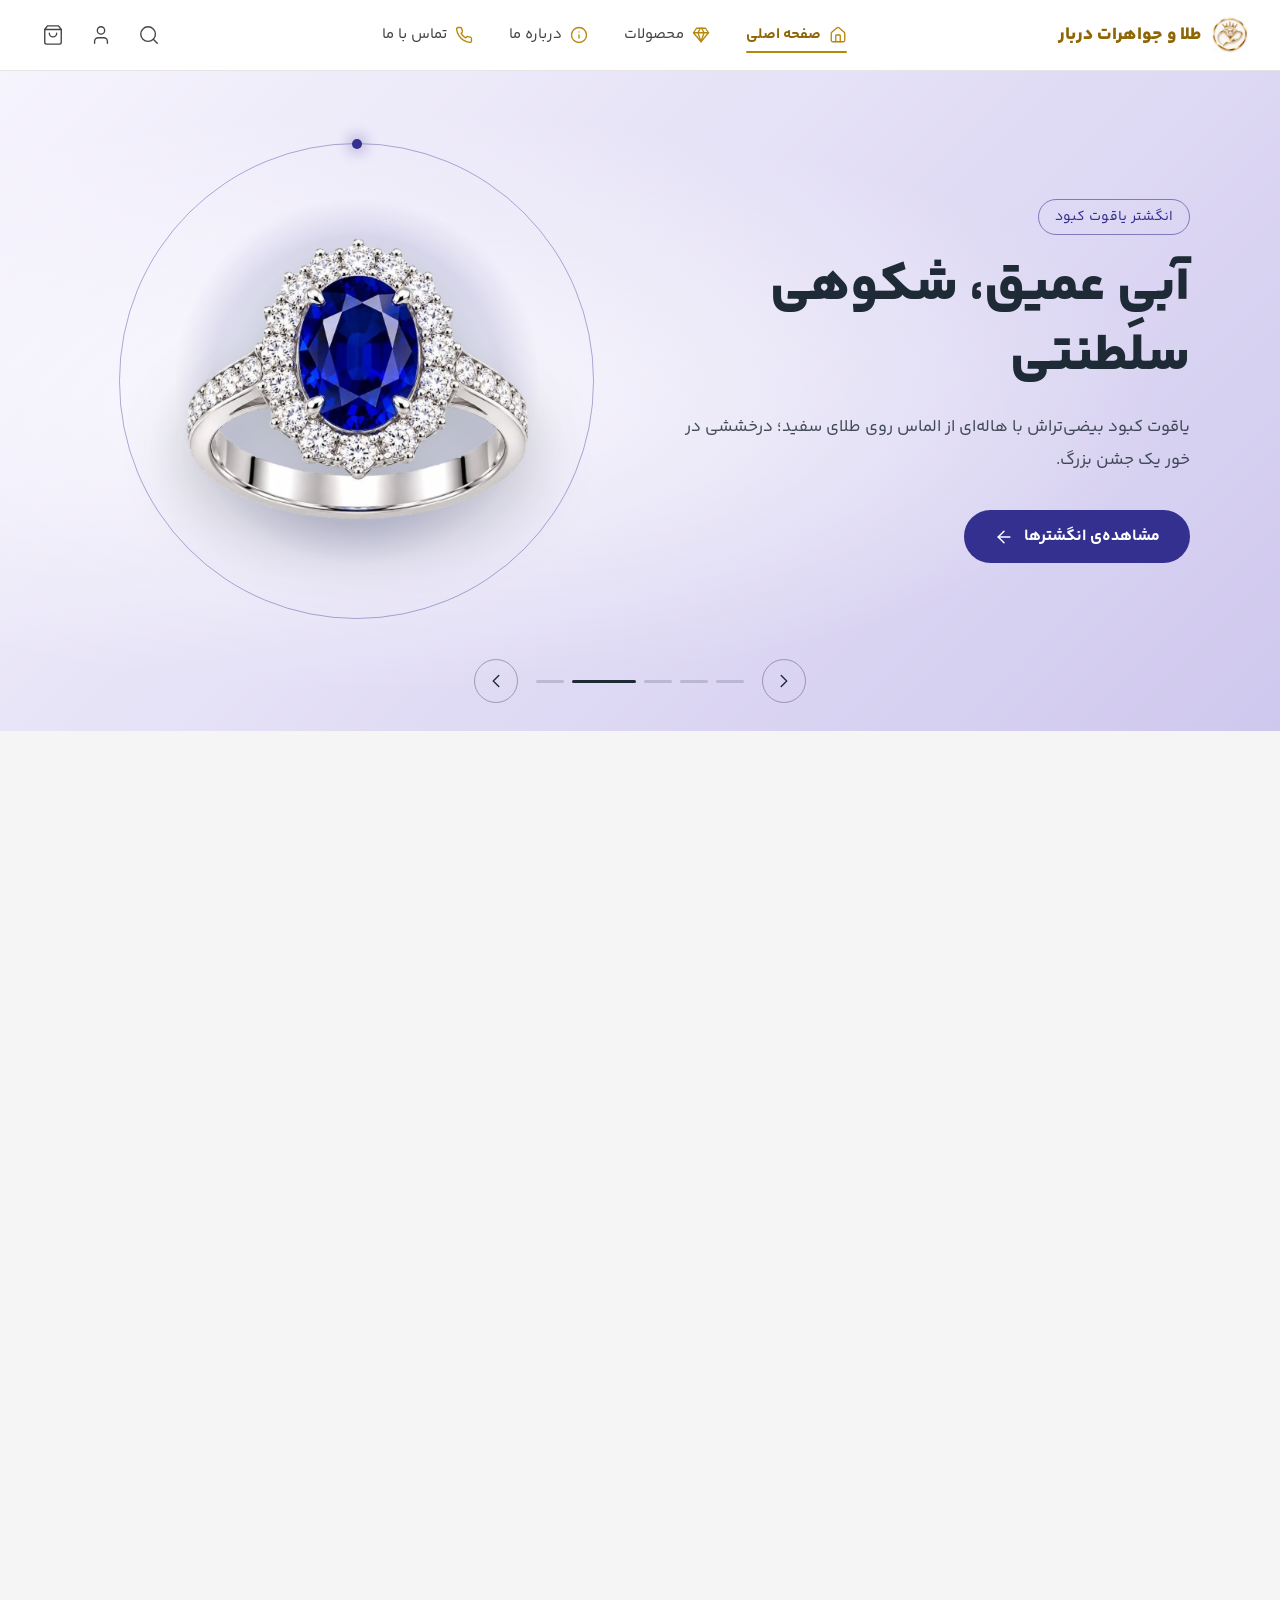
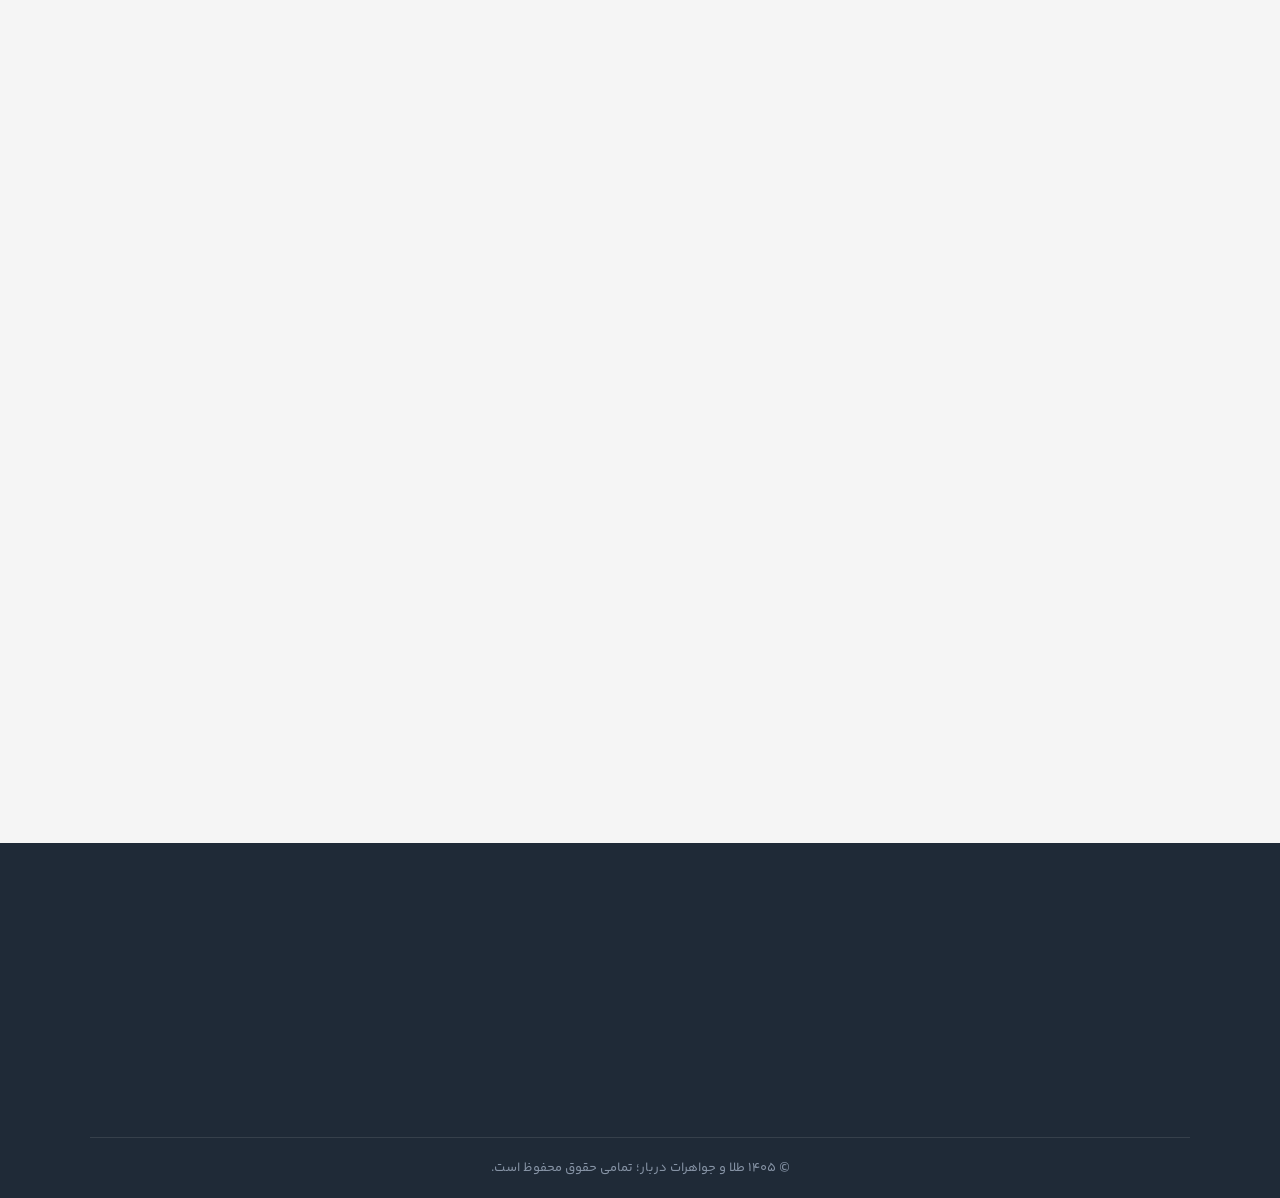
<file: index.html>
<!DOCTYPE html>
<html lang="fa" dir="rtl">
<head>
    <meta charset="UTF-8">
    <meta name="viewport" content="width=device-width, initial-scale=1.0">
    <title>طلا و جواهرات دربار | خرید آنلاین انگشتر، گردنبند و گوشواره</title>
    <meta name="description" content="فروشگاه آنلاین طلا و جواهرات دربار؛ انگشتر، گردنبند، گوشواره و دستبند از طلای ۱۸ عیار با نگین‌های اصل، همراه با ارسال بیمه‌شده و ضمانت بازگشت کالا.">
    <meta name="theme-color" content="#b8860b">
    <link rel="icon" type="image/png" sizes="32x32" href="images/favicon-32.png">
    <link rel="apple-touch-icon" href="images/logo-180.png">
    <meta property="og:type" content="website">
    <meta property="og:locale" content="fa_IR">
    <meta property="og:site_name" content="طلا و جواهرات دربار">
    <meta property="og:title" content="طلا و جواهرات دربار | خرید آنلاین انگشتر، گردنبند و گوشواره">
    <meta property="og:description" content="فروشگاه آنلاین طلا و جواهرات دربار؛ انگشتر، گردنبند، گوشواره و دستبند از طلای ۱۸ عیار با نگین‌های اصل، همراه با ارسال بیمه‌شده و ضمانت بازگشت کالا.">
    <meta property="og:url" content="https://afshin7350.github.io/jewelry-shop/index.html">
    <meta property="og:image" content="https://afshin7350.github.io/jewelry-shop/images/sitelogo.png">
    <meta property="og:image:alt" content="نشان طلا و جواهرات دربار">
    <link rel="stylesheet" href="style.css">
    <link rel="stylesheet" href="hero.css">
</head>
<body>
    <a class="skip-link" href="#main-content">رفتن به محتوای اصلی</a>
    <header>
        <button type="button" class="menu-toggle" aria-label="باز کردن منو" aria-expanded="false" aria-controls="main-nav">
            <svg xmlns="http://www.w3.org/2000/svg" width="24" height="24" viewBox="0 0 24 24" fill="none" stroke="currentColor" stroke-width="1.5" stroke-linecap="round" stroke-linejoin="round" aria-hidden="true">
                <line x1="4" x2="20" y1="6" y2="6"></line>
                <line x1="4" x2="20" y1="12" y2="12"></line>
                <line x1="4" x2="20" y1="18" y2="18"></line>
            </svg>
        </button>
        <a href="index.html" class="logo">
            <img src="images/logo-180.png" alt="" width="180" height="180">
            <span>طلا و جواهرات دربار</span>
        </a>
        <nav class="main-nav" id="main-nav">
                <button type="button" class="menu-close" aria-label="بستن منو">
                    <svg xmlns="http://www.w3.org/2000/svg" width="24" height="24" viewBox="0 0 24 24" fill="none" stroke="currentColor" stroke-width="1.5" stroke-linecap="round" stroke-linejoin="round" aria-hidden="true">
                        <path d="M18 6 6 18"></path>
                        <path d="m6 6 12 12"></path>
                    </svg>
                </button>
            <ul>
                <li><a href="index.html" aria-current="page"><svg class="nav-icon" xmlns="http://www.w3.org/2000/svg" width="18" height="18" viewBox="0 0 24 24" fill="none" stroke="currentColor" stroke-width="1.75" stroke-linecap="round" stroke-linejoin="round" aria-hidden="true"><path d="M15 21v-8a1 1 0 0 0-1-1h-4a1 1 0 0 0-1 1v8"></path><path d="M3 10a2 2 0 0 1 .709-1.528l7-5.999a2 2 0 0 1 2.582 0l7 5.999A2 2 0 0 1 21 10v9a2 2 0 0 1-2 2H5a2 2 0 0 1-2-2z"></path></svg><span>صفحه اصلی</span></a></li>
                <li><a href="shop.html"><svg class="nav-icon" xmlns="http://www.w3.org/2000/svg" width="18" height="18" viewBox="0 0 24 24" fill="none" stroke="currentColor" stroke-width="1.75" stroke-linecap="round" stroke-linejoin="round" aria-hidden="true"><path d="M6 3h12l4 6-10 12L2 9Z"></path><path d="M11 3 8 9l4 12 4-12-3-6"></path><path d="M2 9h20"></path></svg><span>محصولات</span></a></li>
                <li><a href="about.html"><svg class="nav-icon" xmlns="http://www.w3.org/2000/svg" width="18" height="18" viewBox="0 0 24 24" fill="none" stroke="currentColor" stroke-width="1.75" stroke-linecap="round" stroke-linejoin="round" aria-hidden="true"><circle cx="12" cy="12" r="10"></circle><path d="M12 16v-4"></path><path d="M12 8h.01"></path></svg><span>درباره ما</span></a></li>
                <li><a href="contact.html"><svg class="nav-icon" xmlns="http://www.w3.org/2000/svg" width="18" height="18" viewBox="0 0 24 24" fill="none" stroke="currentColor" stroke-width="1.75" stroke-linecap="round" stroke-linejoin="round" aria-hidden="true"><path d="M22 16.92v3a2 2 0 0 1-2.18 2 19.79 19.79 0 0 1-8.63-3.07 19.5 19.5 0 0 1-6-6 19.79 19.79 0 0 1-3.07-8.67A2 2 0 0 1 4.11 2h3a2 2 0 0 1 2 1.72 12.84 12.84 0 0 0 .7 2.81 2 2 0 0 1-.45 2.11L8.09 9.91a16 16 0 0 0 6 6l1.27-1.27a2 2 0 0 1 2.11-.45 12.84 12.84 0 0 0 2.81.7A2 2 0 0 1 22 16.92z"></path></svg><span>تماس با ما</span></a></li>
            </ul>
        </nav>
        <div class="header-actions">
            <button type="button" class="icon-btn" aria-label="جستجو">
                <svg xmlns="http://www.w3.org/2000/svg" width="22" height="22" viewBox="0 0 24 24" fill="none" stroke="currentColor" stroke-width="1.5" stroke-linecap="round" stroke-linejoin="round" aria-hidden="true">
                    <circle cx="11" cy="11" r="8"></circle>
                    <path d="m21 21-4.3-4.3"></path>
                </svg>
            </button>
            <a href="account.html" class="icon-btn" aria-label="حساب کاربری">
                <svg xmlns="http://www.w3.org/2000/svg" width="22" height="22" viewBox="0 0 24 24" fill="none" stroke="currentColor" stroke-width="1.5" stroke-linecap="round" stroke-linejoin="round" aria-hidden="true">
                    <path d="M19 21v-2a4 4 0 0 0-4-4H9a4 4 0 0 0-4 4v2"></path>
                    <circle cx="12" cy="7" r="4"></circle>
                </svg>
            </a>
            <button type="button" class="icon-btn" aria-label="سبد خرید">
                <svg xmlns="http://www.w3.org/2000/svg" width="22" height="22" viewBox="0 0 24 24" fill="none" stroke="currentColor" stroke-width="1.5" stroke-linecap="round" stroke-linejoin="round" aria-hidden="true">
                    <path d="M6 2 3 6v14a2 2 0 0 0 2 2h14a2 2 0 0 0 2-2V6l-3-4Z"></path>
                    <path d="M3 6h18"></path>
                    <path d="M16 10a4 4 0 0 1-8 0"></path>
                </svg>
                <span class="cart-count">0</span>
            </button>
        </div>
    </header>
    <div class="menu-overlay" aria-hidden="true"></div>
    <main id="main-content">
    <h1 class="visually-hidden">طلا و جواهرات دربار، فروشگاه آنلاین جواهر</h1>
<section class="hero" aria-roledescription="carousel" aria-label="جواهرات منتخب">

  <article class="hero-slide hero-slide--ring is-active" role="group" aria-roledescription="slide" style="--slide-bg-from: #f3f6fc; --slide-bg-to: #c9d7ee; --slide-accent: #9a6b12;">
    <div class="hero-content">
      <p class="hero-eyebrow">انگشتر سولیتر</p>
      <h2 class="hero-title">درخشش الماس، وعده‌ی ماندگار</h2>
      <p class="hero-text">انگشتر طلای ۱۸ عیار با الماس تراش برلیان؛ نشانی از عشقی که با گذر زمان کم‌رنگ نمی‌شود.</p>
      <a href="shop.html" class="hero-btn">
        مشاهده‌ی انگشترها
        <svg xmlns="http://www.w3.org/2000/svg" width="20" height="20" viewBox="0 0 24 24" fill="none" stroke="currentColor" stroke-width="1.75" stroke-linecap="round" stroke-linejoin="round" aria-hidden="true">
          <path d="m12 19-7-7 7-7"></path>
          <path d="M19 12H5"></path>
        </svg>
      </a>
    </div>
    <div class="hero-visual">
      <div class="hero-bokeh" aria-hidden="true"><i></i><i></i><i></i><i></i><i></i><i></i></div>
      <div class="hero-orbit"></div>
      <div class="hero-glow"></div>
      <div class="hero-jewel">
        <img src="images/ring.webp" alt="انگشتر طلای سولیتر با الماس درشت" width="1000" height="1000" fetchpriority="high">
        <img class="hero-shine" src="images/ring.webp" alt="" aria-hidden="true" width="1000" height="1000">
      </div>
      <span class="hero-spark hero-spark--1" aria-hidden="true"></span>
      <span class="hero-spark hero-spark--2" aria-hidden="true"></span>
      <span class="hero-spark hero-spark--3" aria-hidden="true"></span>
      <span class="hero-spark hero-spark--4" aria-hidden="true"></span>
      <span class="hero-spark hero-spark--5" aria-hidden="true"></span>
    </div>
  </article>

  <article class="hero-slide hero-slide--necklace" role="group" aria-roledescription="slide" style="--slide-bg-from: #f1f8f3; --slide-bg-to: #bfdcc9; --slide-accent: #0c6b4b;">
    <div class="hero-content">
      <p class="hero-eyebrow">گردنبند زمرد</p>
      <h2 class="hero-title">سبزی زمرد، اصالت طلا</h2>
      <p class="hero-text">زمرد تراش امرالد با حلقه‌ای از الماس، آویخته بر زنجیر طلای ۱۸ عیار؛ انتخابی برای لحظه‌های ماندگار.</p>
      <a href="shop.html" class="hero-btn">
        مشاهده‌ی گردنبندها
        <svg xmlns="http://www.w3.org/2000/svg" width="20" height="20" viewBox="0 0 24 24" fill="none" stroke="currentColor" stroke-width="1.75" stroke-linecap="round" stroke-linejoin="round" aria-hidden="true">
          <path d="m12 19-7-7 7-7"></path>
          <path d="M19 12H5"></path>
        </svg>
      </a>
    </div>
    <div class="hero-visual">
      <div class="hero-orbit"></div>
      <div class="hero-glow"></div>
      <div class="hero-jewel">
        <img src="images/necklace.webp" alt="گردنبند طلا با آویز زمرد و حلقه‌ی الماس" width="1000" height="1000">
        <img class="hero-shine" src="images/necklace.webp" alt="" aria-hidden="true" width="1000" height="1000">
      </div>
      <span class="hero-spark hero-spark--1" aria-hidden="true"></span>
      <span class="hero-spark hero-spark--2" aria-hidden="true"></span>
      <span class="hero-spark hero-spark--3" aria-hidden="true"></span>
    </div>
  </article>

  <article class="hero-slide hero-slide--earrings" role="group" aria-roledescription="slide" style="--slide-bg-from: #f4f6f9; --slide-bg-to: #d2d9e4; --slide-accent: #9c4f45;">
    <div class="hero-content">
      <p class="hero-eyebrow">گوشواره مروارید</p>
      <h2 class="hero-title">ظرافت مروارید، نرمی رزگلد</h2>
      <p class="hero-text">گوشواره‌ی آویز رزگلد ۱۸ عیار با سه الماس و مروارید درشت؛ انتخابی لطیف برای هر روز و هر مراسم.</p>
      <a href="shop.html" class="hero-btn">
        مشاهده‌ی گوشواره‌ها
        <svg xmlns="http://www.w3.org/2000/svg" width="20" height="20" viewBox="0 0 24 24" fill="none" stroke="currentColor" stroke-width="1.75" stroke-linecap="round" stroke-linejoin="round" aria-hidden="true">
          <path d="m12 19-7-7 7-7"></path>
          <path d="M19 12H5"></path>
        </svg>
      </a>
    </div>
    <div class="hero-visual">
      <div class="hero-orbit"></div>
      <div class="hero-glow"></div>
      <div class="hero-jewel">
        <img src="images/earrings.webp" alt="گوشواره‌ی آویز رزگلد با الماس و مروارید سفید" width="1000" height="1000" loading="lazy">
        <img class="hero-shine" src="images/earrings.webp" alt="" aria-hidden="true" width="1000" height="1000" loading="lazy">
      </div>
      <span class="hero-spark hero-spark--1" aria-hidden="true"></span>
      <span class="hero-spark hero-spark--2" aria-hidden="true"></span>
      <span class="hero-spark hero-spark--3" aria-hidden="true"></span>
    </div>
  </article>

  <article class="hero-slide hero-slide--sapphire" role="group" aria-roledescription="slide" style="--slide-bg-from: #f6f4fd; --slide-bg-to: #cfc8ee; --slide-accent: #34308f;">
    <div class="hero-content">
      <p class="hero-eyebrow">انگشتر یاقوت کبود</p>
      <h2 class="hero-title">آبیِ عمیق، شکوهی سلطنتی</h2>
      <p class="hero-text">یاقوت کبود بیضی‌تراش با هاله‌ای از الماس روی طلای سفید؛ درخششی در خور یک جشن بزرگ.</p>
      <a href="shop.html" class="hero-btn">
        مشاهده‌ی انگشترها
        <svg xmlns="http://www.w3.org/2000/svg" width="20" height="20" viewBox="0 0 24 24" fill="none" stroke="currentColor" stroke-width="1.75" stroke-linecap="round" stroke-linejoin="round" aria-hidden="true">
          <path d="m12 19-7-7 7-7"></path>
          <path d="M19 12H5"></path>
        </svg>
      </a>
    </div>
    <div class="hero-visual">
      <div class="hero-orbit"></div>
      <div class="hero-glow"></div>
      <div class="hero-jewel">
        <img src="images/sapphire-ring.webp" alt="انگشتر طلای سفید با یاقوت کبود بیضی و هاله‌ی الماس" width="1000" height="1000" loading="lazy">
        <img class="hero-shine" src="images/sapphire-ring.webp" alt="" aria-hidden="true" width="1000" height="1000" loading="lazy">
      </div>
      <span class="hero-spark hero-spark--1" aria-hidden="true"></span>
      <span class="hero-spark hero-spark--2" aria-hidden="true"></span>
      <span class="hero-spark hero-spark--3" aria-hidden="true"></span>
    </div>
  </article>

  <article class="hero-slide hero-slide--bangle" role="group" aria-roledescription="slide" style="--slide-bg-from: #fff8f0; --slide-bg-to: #f4cfc4; --slide-accent: #9b1c3c;">
    <div class="hero-content">
      <p class="hero-eyebrow">دستبند یاقوت</p>
      <h2 class="hero-title">یاقوت سرخ، نقش‌های طلایی</h2>
      <p class="hero-text">دستبند طلای ۱۸ عیار با کنده‌کاری ظریف و ردیفی از یاقوت‌های سرخ و الماس.</p>
      <a href="shop.html" class="hero-btn">
        مشاهده‌ی دستبندها
        <svg xmlns="http://www.w3.org/2000/svg" width="20" height="20" viewBox="0 0 24 24" fill="none" stroke="currentColor" stroke-width="1.75" stroke-linecap="round" stroke-linejoin="round" aria-hidden="true">
          <path d="m12 19-7-7 7-7"></path>
          <path d="M19 12H5"></path>
        </svg>
      </a>
    </div>
    <div class="hero-visual">
      <div class="hero-orbit"></div>
      <div class="hero-glow"></div>
      <div class="hero-jewel">
        <img src="images/bangle.webp" alt="دستبند طلای کنده‌کاری‌شده با یاقوت سرخ و الماس" width="1000" height="1000" loading="lazy">
        <img class="hero-shine" src="images/bangle.webp" alt="" aria-hidden="true" width="1000" height="1000" loading="lazy">
      </div>
      <span class="hero-spark hero-spark--1" aria-hidden="true"></span>
      <span class="hero-spark hero-spark--2" aria-hidden="true"></span>
      <span class="hero-spark hero-spark--3" aria-hidden="true"></span>
    </div>
  </article>

  <div class="hero-controls">
    <button type="button" class="hero-arrow hero-prev" aria-label="اسلاید قبلی">
      <svg xmlns="http://www.w3.org/2000/svg" width="22" height="22" viewBox="0 0 24 24" fill="none" stroke="currentColor" stroke-width="1.5" stroke-linecap="round" stroke-linejoin="round" aria-hidden="true">
        <path d="m9 18 6-6-6-6"></path>
      </svg>
    </button>
    <div class="hero-dots"></div>
    <button type="button" class="hero-arrow hero-next" aria-label="اسلاید بعدی">
      <svg xmlns="http://www.w3.org/2000/svg" width="22" height="22" viewBox="0 0 24 24" fill="none" stroke="currentColor" stroke-width="1.5" stroke-linecap="round" stroke-linejoin="round" aria-hidden="true">
        <path d="m15 18-6-6 6-6"></path>
      </svg>
    </button>
  </div>

</section>

    <section class="trust" aria-label="تضمین‌های خرید">
        <ul class="trust-list">
            <li class="trust-item reveal">
                <span class="trust-icon">
                    <svg xmlns="http://www.w3.org/2000/svg" width="30" height="30" viewBox="0 0 24 24" fill="none" stroke="currentColor" stroke-width="1.5" stroke-linecap="round" stroke-linejoin="round" aria-hidden="true">
                        <path d="M20 13c0 5-3.5 7.5-7.66 8.95a1 1 0 0 1-.67-.01C7.5 20.5 4 18 4 13V6a1 1 0 0 1 1-1c2 0 4.5-1.2 6.24-2.72a1.17 1.17 0 0 1 1.52 0C14.51 3.81 17 5 19 5a1 1 0 0 1 1 1z"></path>
                        <path d="m9 12 2 2 4-4"></path>
                    </svg>
                </span>
                <h3 class="trust-title">اصالت و عیار تضمینی</h3>
                <p class="trust-text">همراه هر محصول، گواهی اصالت و فاکتور رسمی</p>
            </li>
            <li class="trust-item reveal">
                <span class="trust-icon">
                    <svg xmlns="http://www.w3.org/2000/svg" width="30" height="30" viewBox="0 0 24 24" fill="none" stroke="currentColor" stroke-width="1.5" stroke-linecap="round" stroke-linejoin="round" aria-hidden="true">
                        <path d="M14 18V6a2 2 0 0 0-2-2H4a2 2 0 0 0-2 2v11a1 1 0 0 0 1 1h2"></path>
                        <path d="M15 18H9"></path>
                        <path d="M19 18h2a1 1 0 0 0 1-1v-3.65a1 1 0 0 0-.22-.624l-3.48-4.35A1 1 0 0 0 17.52 8H14"></path>
                        <circle cx="17" cy="18" r="2"></circle>
                        <circle cx="7" cy="18" r="2"></circle>
                    </svg>
                </span>
                <h3 class="trust-title">ارسال بیمه‌شده</h3>
                <p class="trust-text">ارسال امن و بیمه‌شده به سراسر ایران</p>
            </li>
            <li class="trust-item reveal">
                <span class="trust-icon">
                    <svg xmlns="http://www.w3.org/2000/svg" width="30" height="30" viewBox="0 0 24 24" fill="none" stroke="currentColor" stroke-width="1.5" stroke-linecap="round" stroke-linejoin="round" aria-hidden="true">
                        <path d="M3 12a9 9 0 1 0 9-9 9.75 9.75 0 0 0-6.74 2.74L3 8"></path>
                        <path d="M3 3v5h5"></path>
                    </svg>
                </span>
                <h3 class="trust-title">۷ روز ضمانت بازگشت</h3>
                <p class="trust-text">اگر راضی نبودید، بدون دردسر مرجوع کنید</p>
            </li>
            <li class="trust-item reveal">
                <span class="trust-icon">
                    <svg xmlns="http://www.w3.org/2000/svg" width="30" height="30" viewBox="0 0 24 24" fill="none" stroke="currentColor" stroke-width="1.5" stroke-linecap="round" stroke-linejoin="round" aria-hidden="true">
                        <rect width="18" height="11" x="3" y="11" rx="2" ry="2"></rect>
                        <path d="M7 11V7a5 5 0 0 1 10 0v4"></path>
                    </svg>
                </span>
                <h3 class="trust-title">پرداخت امن</h3>
                <p class="trust-text">پرداخت آنلاین از طریق درگاه بانکی</p>
            </li>
        </ul>
    </section>

    <section class="categories" aria-labelledby="categories-title">
        <div class="section-head reveal">
            <p class="section-eyebrow">مجموعه‌ها</p>
            <h2 class="section-title" id="categories-title">دسته‌بندی محصولات</h2>
        </div>
        <ul class="category-list">
            <li class="category-item reveal">
                <a href="shop.html?category=rings" class="category-card" style="--cat-from: #f3f6fc; --cat-to: #c9d7ee; --cat-accent: #9a6b12;">
                    <span class="category-media">
                        <img src="images/ring.webp" alt="انگشتر طلای سولیتر با الماس درشت" width="1000" height="1000" loading="lazy">
                    </span>
                    <h3 class="category-name">انگشتر</h3>
                    <span class="category-link">
                        مشاهده‌ی محصولات
                        <svg xmlns="http://www.w3.org/2000/svg" width="16" height="16" viewBox="0 0 24 24" fill="none" stroke="currentColor" stroke-width="1.75" stroke-linecap="round" stroke-linejoin="round" aria-hidden="true">
                            <path d="m12 19-7-7 7-7"></path>
                            <path d="M19 12H5"></path>
                        </svg>
                    </span>
                </a>
            </li>
            <li class="category-item reveal">
                <a href="shop.html?category=necklaces" class="category-card category-card--necklace" style="--cat-from: #f1f8f3; --cat-to: #bfdcc9; --cat-accent: #0c6b4b;">
                    <span class="category-media">
                        <img src="images/necklace.webp" alt="گردنبند طلا با آویز زمرد و حلقه‌ی الماس" width="1000" height="1000" loading="lazy">
                    </span>
                    <h3 class="category-name">گردنبند</h3>
                    <span class="category-link">
                        مشاهده‌ی محصولات
                        <svg xmlns="http://www.w3.org/2000/svg" width="16" height="16" viewBox="0 0 24 24" fill="none" stroke="currentColor" stroke-width="1.75" stroke-linecap="round" stroke-linejoin="round" aria-hidden="true">
                            <path d="m12 19-7-7 7-7"></path>
                            <path d="M19 12H5"></path>
                        </svg>
                    </span>
                </a>
            </li>
            <li class="category-item reveal">
                <a href="shop.html?category=earrings" class="category-card" style="--cat-from: #f4f6f9; --cat-to: #d2d9e4; --cat-accent: #9c4f45;">
                    <span class="category-media">
                        <img src="images/earrings.webp" alt="گوشواره‌ی آویز رزگلد با الماس و مروارید سفید" width="1000" height="1000" loading="lazy">
                    </span>
                    <h3 class="category-name">گوشواره</h3>
                    <span class="category-link">
                        مشاهده‌ی محصولات
                        <svg xmlns="http://www.w3.org/2000/svg" width="16" height="16" viewBox="0 0 24 24" fill="none" stroke="currentColor" stroke-width="1.75" stroke-linecap="round" stroke-linejoin="round" aria-hidden="true">
                            <path d="m12 19-7-7 7-7"></path>
                            <path d="M19 12H5"></path>
                        </svg>
                    </span>
                </a>
            </li>
            <li class="category-item reveal">
                <a href="shop.html?category=bracelets" class="category-card" style="--cat-from: #fff8f0; --cat-to: #f4cfc4; --cat-accent: #9b1c3c;">
                    <span class="category-media">
                        <img src="images/bangle.webp" alt="دستبند طلای کنده‌کاری‌شده با یاقوت سرخ و الماس" width="1000" height="1000" loading="lazy">
                    </span>
                    <h3 class="category-name">دستبند</h3>
                    <span class="category-link">
                        مشاهده‌ی محصولات
                        <svg xmlns="http://www.w3.org/2000/svg" width="16" height="16" viewBox="0 0 24 24" fill="none" stroke="currentColor" stroke-width="1.75" stroke-linecap="round" stroke-linejoin="round" aria-hidden="true">
                            <path d="m12 19-7-7 7-7"></path>
                            <path d="M19 12H5"></path>
                        </svg>
                    </span>
                </a>
            </li>
            <li class="category-item reveal">
                <a href="shop.html?category=gem-rings" class="category-card" style="--cat-from: #f6f4fd; --cat-to: #cfc8ee; --cat-accent: #34308f;">
                    <span class="category-media">
                        <img src="images/sapphire-ring.webp" alt="انگشتر طلای سفید با یاقوت کبود بیضی و هاله‌ی الماس" width="1000" height="1000" loading="lazy">
                    </span>
                    <h3 class="category-name">انگشتر نگین‌دار</h3>
                    <span class="category-link">
                        مشاهده‌ی محصولات
                        <svg xmlns="http://www.w3.org/2000/svg" width="16" height="16" viewBox="0 0 24 24" fill="none" stroke="currentColor" stroke-width="1.75" stroke-linecap="round" stroke-linejoin="round" aria-hidden="true">
                            <path d="m12 19-7-7 7-7"></path>
                            <path d="M19 12H5"></path>
                        </svg>
                    </span>
                </a>
            </li>
            <li class="category-item reveal">
                <a href="shop.html?category=sets" class="category-card" style="--cat-from: #f8f0fc; --cat-to: #d9bde8; --cat-accent: #7a2a8f;">
                    <span class="category-media">
                        <img src="images/set-pearl-rosegold.webp" alt="سرویس رزگلد شامل گردنبند، گوشواره و انگشتر با مروارید سفید" width="1000" height="1000" loading="lazy">
                    </span>
                    <h3 class="category-name">سرویس طلا</h3>
                    <span class="category-link">
                        مشاهده‌ی محصولات
                        <svg xmlns="http://www.w3.org/2000/svg" width="16" height="16" viewBox="0 0 24 24" fill="none" stroke="currentColor" stroke-width="1.75" stroke-linecap="round" stroke-linejoin="round" aria-hidden="true">
                            <path d="m12 19-7-7 7-7"></path>
                            <path d="M19 12H5"></path>
                        </svg>
                    </span>
                </a>
            </li>
        </ul>
    </section>

    <section class="products" aria-labelledby="products-title">
        <div class="section-head reveal">
            <p class="section-eyebrow">منتخب ما</p>
            <h2 class="section-title" id="products-title">محصولات پرفروش</h2>
        </div>
        <ul class="product-list">
            <li class="product-item reveal" data-id="1">
                <article class="product-card" style="--cat-from: #f3f6fc; --cat-to: #c9d7ee; --cat-accent: #9a6b12;">
                    <div class="product-media">
                        <span class="product-badge">پرفروش</span>
                        <button type="button" class="product-wish" aria-label="افزودن به علاقه‌مندی‌ها" aria-pressed="false">
                            <svg xmlns="http://www.w3.org/2000/svg" width="18" height="18" viewBox="0 0 24 24" fill="none" stroke="currentColor" stroke-width="1.75" stroke-linecap="round" stroke-linejoin="round" aria-hidden="true">
                                <path d="M19 14c1.49-1.46 3-3.21 3-5.5A5.5 5.5 0 0 0 16.5 3c-1.76 0-3 .5-4.5 2-1.5-1.5-2.74-2-4.5-2A5.5 5.5 0 0 0 2 8.5c0 2.3 1.5 4.05 3 5.5l7 7Z"></path>
                            </svg>
                        </button>
                        <a href="product.html?id=1" class="product-photo" tabindex="-1" aria-hidden="true">
                            <img src="images/ring.webp" alt="انگشتر طلای سولیتر با الماس درشت" width="1000" height="1000" loading="lazy">
                        </a>
                    </div>
                    <div class="product-body">
                        <h3 class="product-name"><a href="product.html?id=1">انگشتر سولیتر الماس</a></h3>
                        <p class="product-spec">طلای ۱۸ عیار · ۳٫۲ گرم</p>
                        <p class="product-price"><strong>۴۸٬۵۰۰٬۰۰۰</strong> تومان</p>
                        <button type="button" class="product-add">
                            <span class="product-add-label">افزودن به سبد</span>
                            <span class="product-add-done">به سبد اضافه شد</span>
                        </button>
                    </div>
                </article>
            </li>
            <li class="product-item reveal" data-id="2">
                <article class="product-card product-card--necklace" style="--cat-from: #f1f8f3; --cat-to: #bfdcc9; --cat-accent: #0c6b4b;">
                    <div class="product-media">
                        <span class="product-badge">جدید</span>
                        <button type="button" class="product-wish" aria-label="افزودن به علاقه‌مندی‌ها" aria-pressed="false">
                            <svg xmlns="http://www.w3.org/2000/svg" width="18" height="18" viewBox="0 0 24 24" fill="none" stroke="currentColor" stroke-width="1.75" stroke-linecap="round" stroke-linejoin="round" aria-hidden="true">
                                <path d="M19 14c1.49-1.46 3-3.21 3-5.5A5.5 5.5 0 0 0 16.5 3c-1.76 0-3 .5-4.5 2-1.5-1.5-2.74-2-4.5-2A5.5 5.5 0 0 0 2 8.5c0 2.3 1.5 4.05 3 5.5l7 7Z"></path>
                            </svg>
                        </button>
                        <a href="product.html?id=2" class="product-photo" tabindex="-1" aria-hidden="true">
                            <img src="images/necklace.webp" alt="گردنبند طلا با آویز زمرد و حلقه‌ی الماس" width="1000" height="1000" loading="lazy">
                        </a>
                    </div>
                    <div class="product-body">
                        <h3 class="product-name"><a href="product.html?id=2">گردنبند زمرد و الماس</a></h3>
                        <p class="product-spec">طلای ۱۸ عیار · ۵٫۸ گرم</p>
                        <p class="product-price"><strong>۶۲٬۹۰۰٬۰۰۰</strong> تومان</p>
                        <button type="button" class="product-add">
                            <span class="product-add-label">افزودن به سبد</span>
                            <span class="product-add-done">به سبد اضافه شد</span>
                        </button>
                    </div>
                </article>
            </li>
            <li class="product-item reveal" data-id="3">
                <article class="product-card" style="--cat-from: #f4f6f9; --cat-to: #d2d9e4; --cat-accent: #9c4f45;">
                    <div class="product-media">
                        <span class="product-badge">پرفروش</span>
                        <button type="button" class="product-wish" aria-label="افزودن به علاقه‌مندی‌ها" aria-pressed="false">
                            <svg xmlns="http://www.w3.org/2000/svg" width="18" height="18" viewBox="0 0 24 24" fill="none" stroke="currentColor" stroke-width="1.75" stroke-linecap="round" stroke-linejoin="round" aria-hidden="true">
                                <path d="M19 14c1.49-1.46 3-3.21 3-5.5A5.5 5.5 0 0 0 16.5 3c-1.76 0-3 .5-4.5 2-1.5-1.5-2.74-2-4.5-2A5.5 5.5 0 0 0 2 8.5c0 2.3 1.5 4.05 3 5.5l7 7Z"></path>
                            </svg>
                        </button>
                        <a href="product.html?id=3" class="product-photo" tabindex="-1" aria-hidden="true">
                            <img src="images/earrings.webp" alt="گوشواره‌ی آویز رزگلد با الماس و مروارید سفید" width="1000" height="1000" loading="lazy">
                        </a>
                    </div>
                    <div class="product-body">
                        <h3 class="product-name"><a href="product.html?id=3">گوشواره مروارید رزگلد</a></h3>
                        <p class="product-spec">رزگلد ۱۸ عیار · ۴٫۱ گرم</p>
                        <p class="product-price"><strong>۲۷٬۸۰۰٬۰۰۰</strong> تومان</p>
                        <button type="button" class="product-add">
                            <span class="product-add-label">افزودن به سبد</span>
                            <span class="product-add-done">به سبد اضافه شد</span>
                        </button>
                    </div>
                </article>
            </li>
            <li class="product-item reveal" data-id="4">
                <article class="product-card" style="--cat-from: #fff8f0; --cat-to: #f4cfc4; --cat-accent: #9b1c3c;">
                    <div class="product-media">
                        <span class="product-badge">جدید</span>
                        <button type="button" class="product-wish" aria-label="افزودن به علاقه‌مندی‌ها" aria-pressed="false">
                            <svg xmlns="http://www.w3.org/2000/svg" width="18" height="18" viewBox="0 0 24 24" fill="none" stroke="currentColor" stroke-width="1.75" stroke-linecap="round" stroke-linejoin="round" aria-hidden="true">
                                <path d="M19 14c1.49-1.46 3-3.21 3-5.5A5.5 5.5 0 0 0 16.5 3c-1.76 0-3 .5-4.5 2-1.5-1.5-2.74-2-4.5-2A5.5 5.5 0 0 0 2 8.5c0 2.3 1.5 4.05 3 5.5l7 7Z"></path>
                            </svg>
                        </button>
                        <a href="product.html?id=4" class="product-photo" tabindex="-1" aria-hidden="true">
                            <img src="images/bangle.webp" alt="دستبند طلای کنده‌کاری‌شده با یاقوت سرخ و الماس" width="1000" height="1000" loading="lazy">
                        </a>
                    </div>
                    <div class="product-body">
                        <h3 class="product-name"><a href="product.html?id=4">دستبند یاقوت سرخ</a></h3>
                        <p class="product-spec">طلای ۱۸ عیار · ۹٫۵ گرم</p>
                        <p class="product-price"><strong>۹۴٬۳۰۰٬۰۰۰</strong> تومان</p>
                        <button type="button" class="product-add">
                            <span class="product-add-label">افزودن به سبد</span>
                            <span class="product-add-done">به سبد اضافه شد</span>
                        </button>
                    </div>
                </article>
            </li>
        </ul>
        <div class="section-more reveal">
            <a href="shop.html" class="section-more-link">
                مشاهده‌ی همه‌ی محصولات
                <svg xmlns="http://www.w3.org/2000/svg" width="18" height="18" viewBox="0 0 24 24" fill="none" stroke="currentColor" stroke-width="1.75" stroke-linecap="round" stroke-linejoin="round" aria-hidden="true">
                    <path d="m12 19-7-7 7-7"></path>
                    <path d="M19 12H5"></path>
                </svg>
            </a>
        </div>
    </section>

    <section class="gold" aria-label="قیمت لحظه‌ای بازار طلا">
        <div class="gold-box reveal stagger">
            <div class="gold-head">
                <span class="gold-live">قیمت لحظه‌ای</span>
                <h2 class="gold-title">بازار طلا و سکه</h2>
            </div>
            <div class="gold-item">
                <span class="gold-label">طلای ۱۸ عیار (هر گرم)</span>
                <span class="gold-price"><span data-count="8420000" data-from="0.9">۸٬۴۲۰٬۰۰۰</span><small>تومان</small></span>
                <span class="gold-change gold-change--up">۰٫۸٪</span>
            </div>
            <div class="gold-item">
                <span class="gold-label">سکه امامی</span>
                <span class="gold-price"><span data-count="86300000" data-from="0.9">۸۶٬۳۰۰٬۰۰۰</span><small>تومان</small></span>
                <span class="gold-change gold-change--up">۱٫۲٪</span>
            </div>
            <div class="gold-item">
                <span class="gold-label">نیم‌سکه</span>
                <span class="gold-price"><span data-count="46100000" data-from="0.9">۴۶٬۱۰۰٬۰۰۰</span><small>تومان</small></span>
                <span class="gold-change gold-change--down">۰٫۳٪</span>
            </div>
            <div class="gold-item">
                <span class="gold-label">ربع‌سکه</span>
                <span class="gold-price"><span data-count="26400000" data-from="0.9">۲۶٬۴۰۰٬۰۰۰</span><small>تومان</small></span>
                <span class="gold-change gold-change--up">۰٫۵٪</span>
            </div>
        </div>
    </section>

    <section class="promo" aria-labelledby="promo-title">
        <div class="promo-box reveal" data-parallax>
            <div class="promo-content stagger reveal">
                <p class="promo-eyebrow">سرویس عروس</p>
                <h2 class="promo-title" id="promo-title">درخشان‌ترین شب زندگی، با طلای دربار</h2>
                <p class="promo-text">سرویس‌های کامل عروس با طراحی اختصاصی، گواهی اصالت و امکان ساخت سفارشی؛ همین امروز مشاوره‌ی رایگان بگیرید.</p>
                <a href="shop.html" class="promo-btn">
                    مشاهده‌ی سرویس‌ها
                    <svg xmlns="http://www.w3.org/2000/svg" width="20" height="20" viewBox="0 0 24 24" fill="none" stroke="currentColor" stroke-width="1.75" stroke-linecap="round" stroke-linejoin="round" aria-hidden="true">
                        <path d="m12 19-7-7 7-7"></path>
                        <path d="M19 12H5"></path>
                    </svg>
                </a>
            </div>
            <div class="promo-media" aria-hidden="true">
                <img src="images/earrings.webp" alt="" width="1000" height="1000" loading="lazy">
                <span class="promo-badge">مشاوره<br>رایگان</span>
            </div>
        </div>
    </section>

    <section class="story" aria-labelledby="story-title" data-parallax>
        <div class="story-box">
            <div class="story-visual reveal" aria-hidden="true">
                <span class="story-orbit"></span>
                <img class="story-main" src="images/ring.webp" alt="" width="1000" height="1000" loading="lazy">
                <span class="story-chip"><img src="images/sapphire-ring.webp" alt="" width="1000" height="1000" loading="lazy"></span>
            </div>
            <div class="story-content reveal stagger">
                <p class="section-eyebrow">درباره ما</p>
                <h2 class="story-title" id="story-title">چند دهه اعتماد، در هر گرم طلا</h2>
                <p class="story-text">از ابتدا یک قول داشتیم: طلا و جواهری که روی آن نوشته شده، دقیقاً همان باشد که تحویل می‌گیرید. هر قطعه پیش از ارسال بازبینی می‌شود و با گواهی اصالت و فاکتور رسمی به دست شما می‌رسد.</p>
                <ul class="story-points">
                    <li>طلای ۱۸ عیار با استاندارد تضمینی</li>
                    <li>طراحی و ساخت سفارشی توسط استادکاران</li>
                    <li>مشاوره‌ی رایگان پیش از خرید</li>
                </ul>
                <div class="story-stats">
                    <div class="story-stat"><strong data-count="25">۲۵</strong><span>سال تجربه</span></div>
                    <div class="story-stat"><strong data-count="12000">۱۲٬۰۰۰</strong><span>مشتری راضی</span></div>
                    <div class="story-stat"><strong data-count="98" data-suffix="٪">۹۸٪</strong><span>رضایت از خرید</span></div>
                </div>
            </div>
        </div>
    </section>

    <section class="reviews" aria-labelledby="reviews-title">
        <div class="section-head reveal">
            <p class="section-eyebrow">نظرات مشتریان</p>
            <h2 class="section-title" id="reviews-title">آنچه مشتریان می‌گویند</h2>
        </div>
        <ul class="review-list">
            <li class="review-item reveal">
                <figure class="review-card">
                    <div class="stars" role="img" aria-label="امتیاز ۵ از ۵"><i></i><i></i><i></i><i></i><i></i></div>
                    <blockquote class="review-text">انگشتر سولیتر را برای نامزدی گرفتم؛ بسته‌بندی عالی بود و گواهی اصالت هم همراهش بود. کاملاً مطابق عکس.</blockquote>
                    <figcaption class="review-author">
                        <span class="review-avatar">س</span>
                        <span class="review-meta"><strong>سارا محمدی</strong><small>تهران</small></span>
                    </figcaption>
                </figure>
            </li>
            <li class="review-item reveal">
                <figure class="review-card">
                    <div class="stars" role="img" aria-label="امتیاز ۵ از ۵"><i></i><i></i><i></i><i></i><i></i></div>
                    <blockquote class="review-text">ارسال سریع و بیمه‌شده بود. گردنبند را هدیه دادم و همه از کیفیتش تعجب کردند. حتماً دوباره خرید می‌کنم.</blockquote>
                    <figcaption class="review-author">
                        <span class="review-avatar">ع</span>
                        <span class="review-meta"><strong>علی رضایی</strong><small>اصفهان</small></span>
                    </figcaption>
                </figure>
            </li>
            <li class="review-item reveal">
                <figure class="review-card">
                    <div class="stars" role="img" aria-label="امتیاز ۵ از ۵"><i></i><i></i><i></i><i></i><i></i></div>
                    <blockquote class="review-text">مشاوره‌شان برای سرویس عروس خیلی کمک کرد. قیمت شفاف بود و هیچ هزینه پنهانی نداشت.</blockquote>
                    <figcaption class="review-author">
                        <span class="review-avatar">م</span>
                        <span class="review-meta"><strong>مریم حسینی</strong><small>شیراز</small></span>
                    </figcaption>
                </figure>
            </li>
        </ul>
    </section>

    <section class="newsletter" aria-labelledby="newsletter-title">
        <div class="newsletter-box reveal">
            <div class="newsletter-text">
                <h2 class="newsletter-title" id="newsletter-title">از تازه‌ترین طرح‌ها و تخفیف‌ها باخبر شوید</h2>
                <p class="newsletter-sub">ایمیل یا شماره موبایل خود را وارد کنید؛ فقط خبرهای مهم برایتان می‌فرستیم.</p>
            </div>
            <form class="newsletter-form" novalidate>
                <input type="text" class="newsletter-input" name="contact" placeholder="ایمیل یا شماره موبایل" aria-label="ایمیل یا شماره موبایل" autocomplete="off">
                <button type="submit" class="newsletter-btn">عضویت</button>
                <p class="newsletter-note" role="status" aria-live="polite"></p>
            </form>
        </div>
    </section>

    </main>

    <footer class="site-footer">
        <div class="footer-grid">
            <div class="footer-col reveal">
                <a href="index.html" class="footer-logo">
                    <img src="images/logo-180.png" alt="" width="180" height="180" loading="lazy">
                    <span>طلا و جواهرات دربار</span>
                </a>
                <p class="footer-about">طلا و جواهر با گواهی اصالت، ارسال بیمه‌شده و ضمانت بازگشت؛ خریدی مطمئن برای لحظه‌های ماندگار.</p>
                <div class="footer-social">
                    <a href="https://instagram.com/" target="_blank" rel="noopener noreferrer" aria-label="اینستاگرام">
                        <svg xmlns="http://www.w3.org/2000/svg" width="18" height="18" viewBox="0 0 24 24" fill="none" stroke="currentColor" stroke-width="1.75" stroke-linecap="round" stroke-linejoin="round" aria-hidden="true">
                            <rect width="20" height="20" x="2" y="2" rx="5"></rect>
                            <path d="M16 11.37A4 4 0 1 1 12.63 8 4 4 0 0 1 16 11.37z"></path>
                            <line x1="17.5" x2="17.51" y1="6.5" y2="6.5"></line>
                        </svg>
                    </a>
                    <a href="https://t.me/" target="_blank" rel="noopener noreferrer" aria-label="تلگرام">
                        <svg xmlns="http://www.w3.org/2000/svg" width="18" height="18" viewBox="0 0 24 24" fill="none" stroke="currentColor" stroke-width="1.75" stroke-linecap="round" stroke-linejoin="round" aria-hidden="true">
                            <path d="M14.536 21.686a.5.5 0 0 0 .937-.024l6.5-19a.496.496 0 0 0-.635-.635l-19 6.5a.5.5 0 0 0-.024.937l7.93 3.18a2 2 0 0 1 1.112 1.11z"></path>
                            <path d="m21.854 2.147-10.94 10.939"></path>
                        </svg>
                    </a>
                </div>
            </div>
            <div class="footer-col reveal">
                <h3 class="footer-title">دسترسی سریع</h3>
                <ul class="footer-links">
                    <li><a href="index.html">صفحه اصلی</a></li>
                    <li><a href="shop.html">محصولات</a></li>
                    <li><a href="about.html">درباره ما</a></li>
                    <li><a href="contact.html">تماس با ما</a></li>
                </ul>
            </div>
            <div class="footer-col reveal">
                <h3 class="footer-title">دسته‌بندی‌ها</h3>
                <ul class="footer-links">
                    <li><a href="shop.html?category=rings">انگشتر</a></li>
                    <li><a href="shop.html?category=necklaces">گردنبند</a></li>
                    <li><a href="shop.html?category=earrings">گوشواره</a></li>
                    <li><a href="shop.html?category=bracelets">دستبند</a></li>
                </ul>
            </div>
            <div class="footer-col reveal">
                <h3 class="footer-title">تماس با ما</h3>
                <ul class="footer-contact">
                    <li>
                        <svg xmlns="http://www.w3.org/2000/svg" width="18" height="18" viewBox="0 0 24 24" fill="none" stroke="currentColor" stroke-width="1.75" stroke-linecap="round" stroke-linejoin="round" aria-hidden="true">
                            <path d="M20 10c0 4.993-5.539 10.193-7.399 11.799a1 1 0 0 1-1.202 0C9.539 20.193 4 14.993 4 10a8 8 0 0 1 16 0"></path>
                            <circle cx="12" cy="10" r="3"></circle>
                        </svg>
                        <span>تهران، خیابان نمونه، پلاک ۰</span>
                    </li>
                    <li>
                        <svg xmlns="http://www.w3.org/2000/svg" width="18" height="18" viewBox="0 0 24 24" fill="none" stroke="currentColor" stroke-width="1.75" stroke-linecap="round" stroke-linejoin="round" aria-hidden="true">
                            <path d="M22 16.92v3a2 2 0 0 1-2.18 2 19.79 19.79 0 0 1-8.63-3.07 19.5 19.5 0 0 1-6-6 19.79 19.79 0 0 1-3.07-8.67A2 2 0 0 1 4.11 2h3a2 2 0 0 1 2 1.72 12.84 12.84 0 0 0 .7 2.81 2 2 0 0 1-.45 2.11L8.09 9.91a16 16 0 0 0 6 6l1.27-1.27a2 2 0 0 1 2.11-.45 12.84 12.84 0 0 0 2.81.7A2 2 0 0 1 22 16.92z"></path>
                        </svg>
                        <a href="tel:+982100000000">۰۲۱-۰۰۰۰۰۰۰۰</a>
                    </li>
                </ul>
            </div>
        </div>
        <p class="footer-bottom">© ۱۴۰۵ طلا و جواهرات دربار؛ تمامی حقوق محفوظ است.</p>
    </footer>

    <script src="store.js"></script>
    <script src="script.js"></script>
    <script src="hero.js"></script>
</body>
</html>
</file>
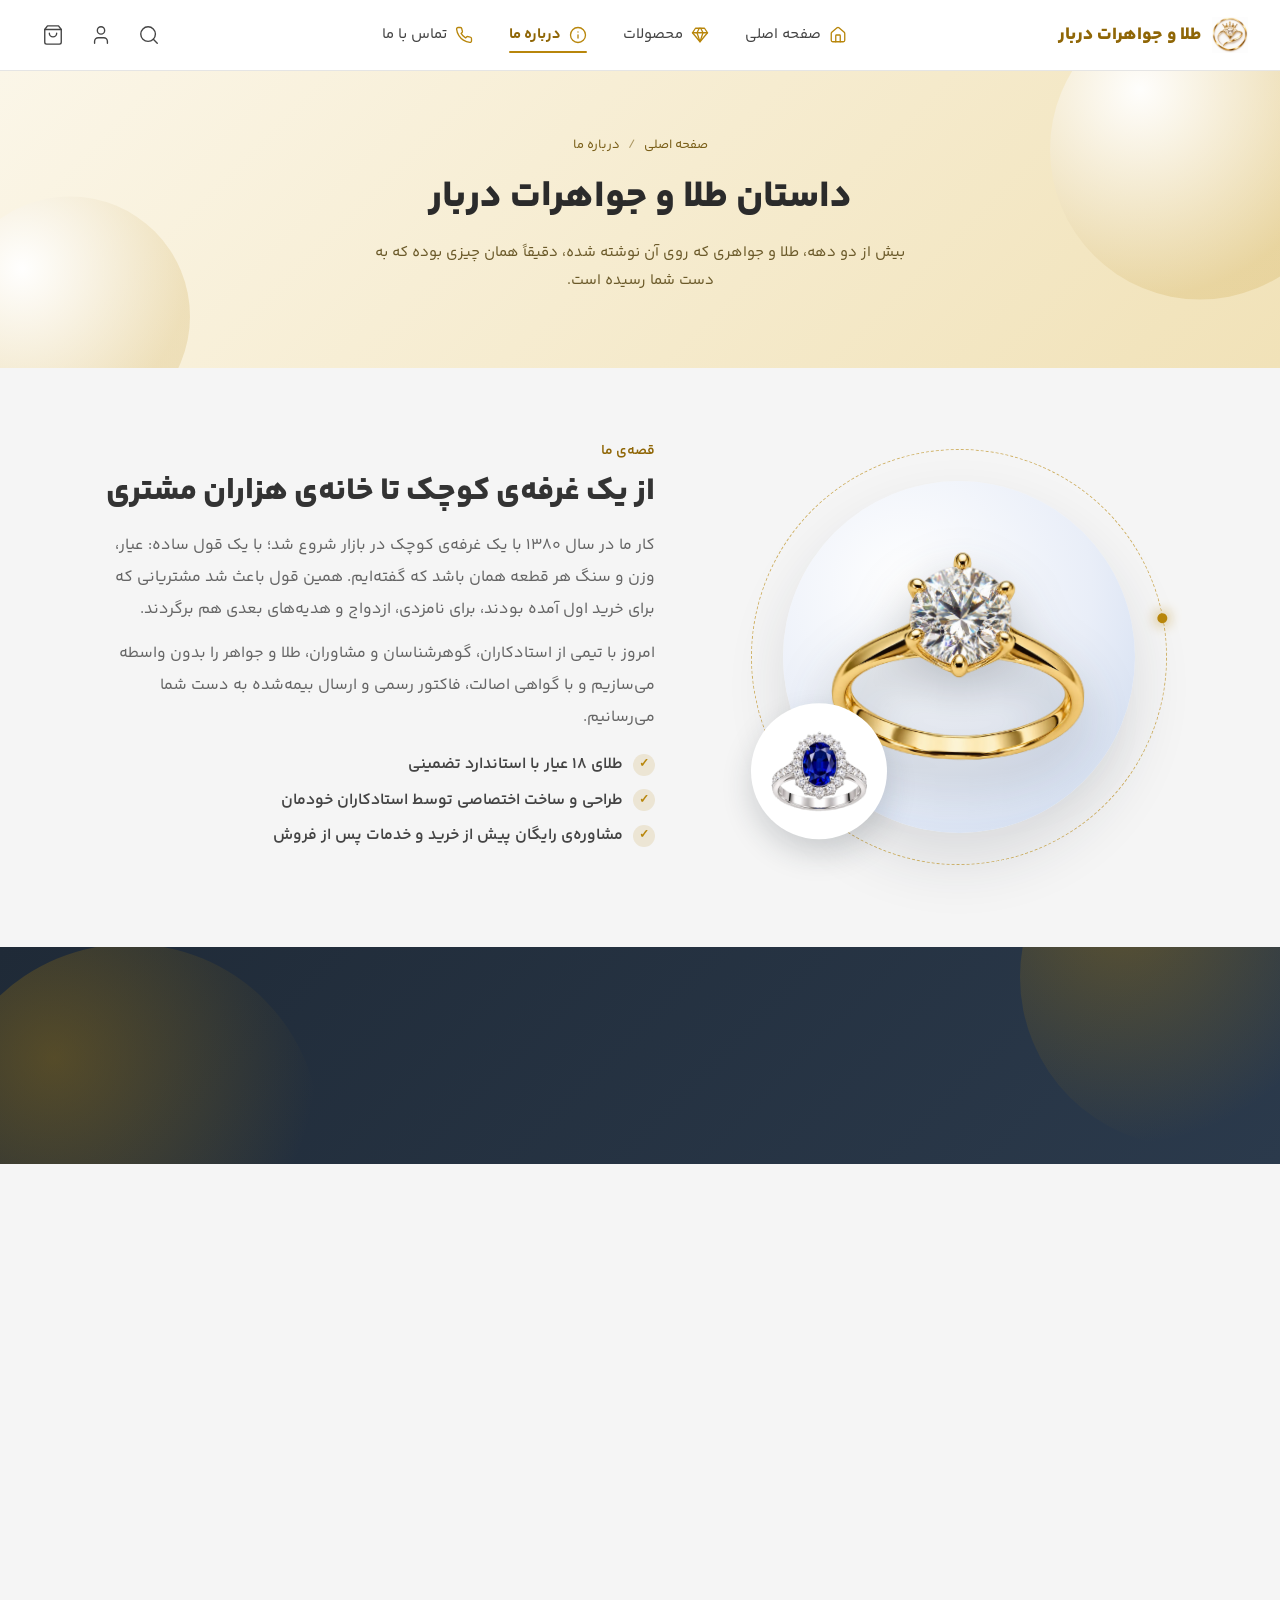
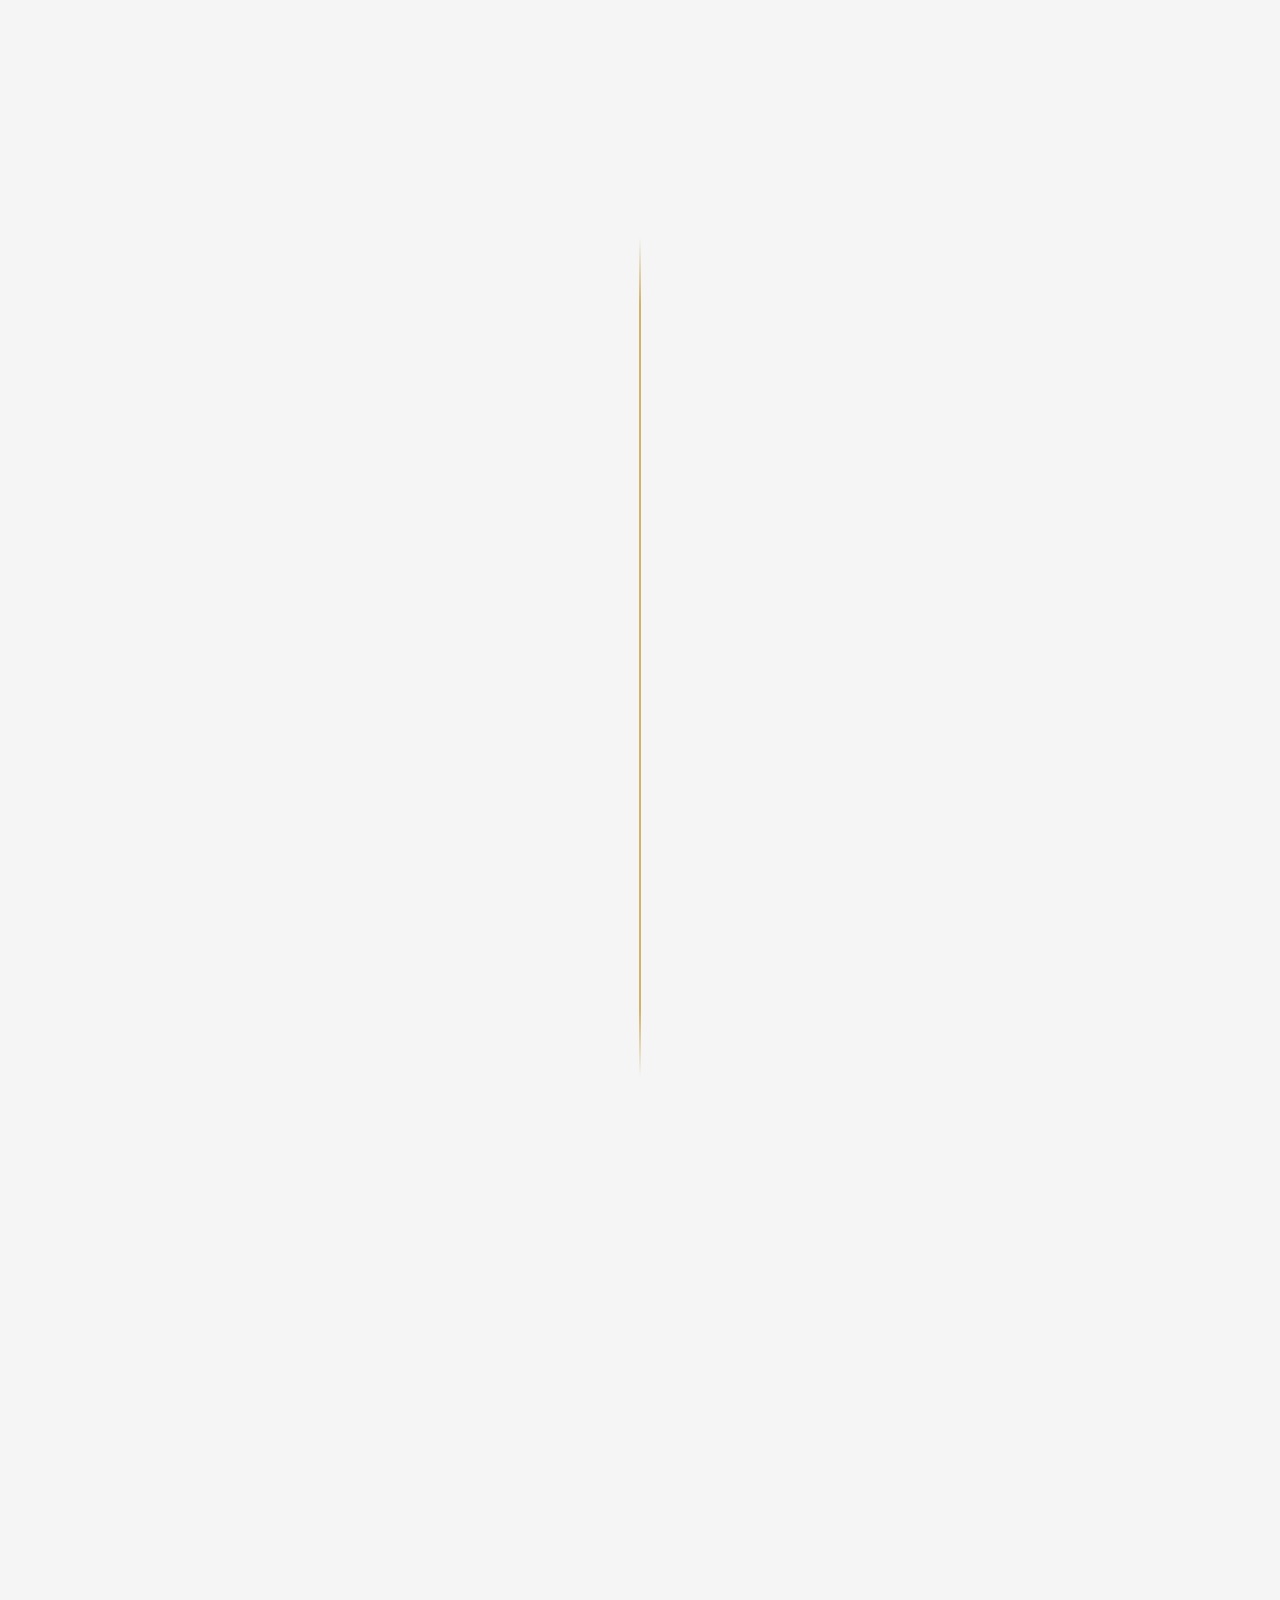
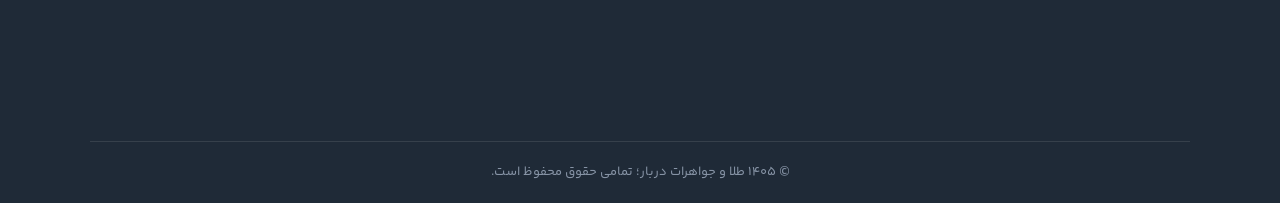
<file: about.html>
<!DOCTYPE html>
<html lang="fa" dir="rtl">
<head>
    <meta charset="UTF-8">
    <meta name="viewport" content="width=device-width, initial-scale=1.0">
    <title>درباره ما | طلا و جواهرات دربار</title>
    <meta name="description" content="با طلا و جواهرات دربار آشنا شوید: داستان ما از سال ۱۳۸۰، ارزش‌ها، تیم استادکاران و گوهرشناسان، و پاسخ پرسش‌های رایج درباره‌ی خرید و ضمانت.">
    <meta name="theme-color" content="#b8860b">
    <link rel="icon" type="image/png" sizes="32x32" href="images/favicon-32.png">
    <link rel="apple-touch-icon" href="images/logo-180.png">
    <meta property="og:type" content="website">
    <meta property="og:locale" content="fa_IR">
    <meta property="og:site_name" content="طلا و جواهرات دربار">
    <meta property="og:title" content="درباره ما | طلا و جواهرات دربار">
    <meta property="og:description" content="با طلا و جواهرات دربار آشنا شوید: داستان ما از سال ۱۳۸۰، ارزش‌ها، تیم استادکاران و گوهرشناسان، و پاسخ پرسش‌های رایج درباره‌ی خرید و ضمانت.">
    <meta property="og:url" content="https://afshin7350.github.io/jewelry-shop/about.html">
    <meta property="og:image" content="https://afshin7350.github.io/jewelry-shop/images/sitelogo.png">
    <meta property="og:image:alt" content="نشان طلا و جواهرات دربار">
    <link rel="stylesheet" href="style.css">
</head>
<body>
    <a class="skip-link" href="#main-content">رفتن به محتوای اصلی</a>
    <header>
        <button type="button" class="menu-toggle" aria-label="باز کردن منو" aria-expanded="false" aria-controls="main-nav">
            <svg xmlns="http://www.w3.org/2000/svg" width="24" height="24" viewBox="0 0 24 24" fill="none" stroke="currentColor" stroke-width="1.5" stroke-linecap="round" stroke-linejoin="round" aria-hidden="true">
                <line x1="4" x2="20" y1="6" y2="6"></line>
                <line x1="4" x2="20" y1="12" y2="12"></line>
                <line x1="4" x2="20" y1="18" y2="18"></line>
            </svg>
        </button>
        <a href="index.html" class="logo">
            <img src="images/logo-180.png" alt="" width="180" height="180">
            <span>طلا و جواهرات دربار</span>
        </a>
        <nav class="main-nav" id="main-nav">
                <button type="button" class="menu-close" aria-label="بستن منو">
                    <svg xmlns="http://www.w3.org/2000/svg" width="24" height="24" viewBox="0 0 24 24" fill="none" stroke="currentColor" stroke-width="1.5" stroke-linecap="round" stroke-linejoin="round" aria-hidden="true">
                        <path d="M18 6 6 18"></path>
                        <path d="m6 6 12 12"></path>
                    </svg>
                </button>
            <ul>
                <li><a href="index.html"><svg class="nav-icon" xmlns="http://www.w3.org/2000/svg" width="18" height="18" viewBox="0 0 24 24" fill="none" stroke="currentColor" stroke-width="1.75" stroke-linecap="round" stroke-linejoin="round" aria-hidden="true"><path d="M15 21v-8a1 1 0 0 0-1-1h-4a1 1 0 0 0-1 1v8"></path><path d="M3 10a2 2 0 0 1 .709-1.528l7-5.999a2 2 0 0 1 2.582 0l7 5.999A2 2 0 0 1 21 10v9a2 2 0 0 1-2 2H5a2 2 0 0 1-2-2z"></path></svg><span>صفحه اصلی</span></a></li>
                <li><a href="shop.html"><svg class="nav-icon" xmlns="http://www.w3.org/2000/svg" width="18" height="18" viewBox="0 0 24 24" fill="none" stroke="currentColor" stroke-width="1.75" stroke-linecap="round" stroke-linejoin="round" aria-hidden="true"><path d="M6 3h12l4 6-10 12L2 9Z"></path><path d="M11 3 8 9l4 12 4-12-3-6"></path><path d="M2 9h20"></path></svg><span>محصولات</span></a></li>
                <li><a href="about.html" aria-current="page"><svg class="nav-icon" xmlns="http://www.w3.org/2000/svg" width="18" height="18" viewBox="0 0 24 24" fill="none" stroke="currentColor" stroke-width="1.75" stroke-linecap="round" stroke-linejoin="round" aria-hidden="true"><circle cx="12" cy="12" r="10"></circle><path d="M12 16v-4"></path><path d="M12 8h.01"></path></svg><span>درباره ما</span></a></li>
                <li><a href="contact.html"><svg class="nav-icon" xmlns="http://www.w3.org/2000/svg" width="18" height="18" viewBox="0 0 24 24" fill="none" stroke="currentColor" stroke-width="1.75" stroke-linecap="round" stroke-linejoin="round" aria-hidden="true"><path d="M22 16.92v3a2 2 0 0 1-2.18 2 19.79 19.79 0 0 1-8.63-3.07 19.5 19.5 0 0 1-6-6 19.79 19.79 0 0 1-3.07-8.67A2 2 0 0 1 4.11 2h3a2 2 0 0 1 2 1.72 12.84 12.84 0 0 0 .7 2.81 2 2 0 0 1-.45 2.11L8.09 9.91a16 16 0 0 0 6 6l1.27-1.27a2 2 0 0 1 2.11-.45 12.84 12.84 0 0 0 2.81.7A2 2 0 0 1 22 16.92z"></path></svg><span>تماس با ما</span></a></li>
            </ul>
        </nav>
        <div class="header-actions">
            <button type="button" class="icon-btn" aria-label="جستجو">
                <svg xmlns="http://www.w3.org/2000/svg" width="22" height="22" viewBox="0 0 24 24" fill="none" stroke="currentColor" stroke-width="1.5" stroke-linecap="round" stroke-linejoin="round" aria-hidden="true">
                    <circle cx="11" cy="11" r="8"></circle>
                    <path d="m21 21-4.3-4.3"></path>
                </svg>
            </button>
            <a href="account.html" class="icon-btn" aria-label="حساب کاربری">
                <svg xmlns="http://www.w3.org/2000/svg" width="22" height="22" viewBox="0 0 24 24" fill="none" stroke="currentColor" stroke-width="1.5" stroke-linecap="round" stroke-linejoin="round" aria-hidden="true">
                    <path d="M19 21v-2a4 4 0 0 0-4-4H9a4 4 0 0 0-4 4v2"></path>
                    <circle cx="12" cy="7" r="4"></circle>
                </svg>
            </a>
            <button type="button" class="icon-btn" aria-label="سبد خرید">
                <svg xmlns="http://www.w3.org/2000/svg" width="22" height="22" viewBox="0 0 24 24" fill="none" stroke="currentColor" stroke-width="1.5" stroke-linecap="round" stroke-linejoin="round" aria-hidden="true">
                    <path d="M6 2 3 6v14a2 2 0 0 0 2 2h14a2 2 0 0 0 2-2V6l-3-4Z"></path>
                    <path d="M3 6h18"></path>
                    <path d="M16 10a4 4 0 0 1-8 0"></path>
                </svg>
                <span class="cart-count">0</span>
            </button>
        </div>
    </header>
    <div class="menu-overlay" aria-hidden="true"></div>
    <main id="main-content">

    <section class="shop-hero about-hero" data-parallax>
        <div class="shop-hero-inner reveal stagger">
            <ol class="shop-crumbs">
                <li><a href="index.html">صفحه اصلی</a></li>
                <li aria-current="page">درباره ما</li>
            </ol>
            <h1 class="shop-title">داستان طلا و جواهرات دربار</h1>
            <p class="shop-lead">بیش از دو دهه، طلا و جواهری که روی آن نوشته شده، دقیقاً همان چیزی بوده که به دست شما رسیده است.</p>
        </div>
    </section>

    <section class="story about-story" aria-labelledby="about-story-title" data-parallax>
        <div class="story-box">
            <div class="story-visual reveal" aria-hidden="true">
                <span class="story-orbit"></span>
                <img class="story-main" src="images/ring.webp" alt="" width="1000" height="1000" loading="lazy">
                <span class="story-chip"><img src="images/sapphire-ring.webp" alt="" width="1000" height="1000" loading="lazy"></span>
            </div>
            <div class="story-content reveal stagger">
                <p class="section-eyebrow">قصه‌ی ما</p>
                <h2 class="story-title" id="about-story-title">از یک غرفه‌ی کوچک تا خانه‌ی هزاران مشتری</h2>
                <p class="story-text">کار ما در سال ۱۳۸۰ با یک غرفه‌ی کوچک در بازار شروع شد؛ با یک قول ساده: عیار، وزن و سنگ هر قطعه همان باشد که گفته‌ایم. همین قول باعث شد مشتریانی که برای خرید اول آمده بودند، برای نامزدی، ازدواج و هدیه‌های بعدی هم برگردند.</p>
                <p class="story-text">امروز با تیمی از استادکاران، گوهرشناسان و مشاوران، طلا و جواهر را بدون واسطه می‌سازیم و با گواهی اصالت، فاکتور رسمی و ارسال بیمه‌شده به دست شما می‌رسانیم.</p>
                <ul class="story-points">
                    <li>طلای ۱۸ عیار با استاندارد تضمینی</li>
                    <li>طراحی و ساخت اختصاصی توسط استادکاران خودمان</li>
                    <li>مشاوره‌ی رایگان پیش از خرید و خدمات پس از فروش</li>
                </ul>
            </div>
        </div>
    </section>

    <section class="about-stats" aria-label="آمار و ارقام">
        <ul class="about-stats-list">
            <li class="about-stat reveal">
                <strong data-count="25">۲۵</strong>
                <span>سال تجربه</span>
            </li>
            <li class="about-stat reveal">
                <strong data-count="12000">۱۲٬۰۰۰</strong>
                <span>مشتری راضی</span>
            </li>
            <li class="about-stat reveal">
                <strong data-count="350">۳۵۰</strong>
                <span>طرح اختصاصی</span>
            </li>
            <li class="about-stat reveal">
                <strong data-count="98" data-suffix="٪">۹۸٪</strong>
                <span>رضایت از خرید</span>
            </li>
        </ul>
    </section>

    <section class="about-section" aria-labelledby="values-title">
        <div class="section-head reveal">
            <p class="section-eyebrow">باورهای ما</p>
            <h2 class="section-title" id="values-title">ارزش‌هایی که پشت هر قطعه‌ایم</h2>
        </div>
        <ul class="about-values">
            <li class="about-value reveal">
                <span class="about-value-icon">
                    <svg xmlns="http://www.w3.org/2000/svg" width="30" height="30" viewBox="0 0 24 24" fill="none" stroke="currentColor" stroke-width="1.5" stroke-linecap="round" stroke-linejoin="round" aria-hidden="true">
                        <path d="M20 13c0 5-3.5 7.5-7.66 8.95a1 1 0 0 1-.67-.01C7.5 20.5 4 18 4 13V6a1 1 0 0 1 1-1c2 0 4.5-1.2 6.24-2.72a1.17 1.17 0 0 1 1.52 0C14.51 3.81 17 5 19 5a1 1 0 0 1 1 1z"></path>
                        <path d="m9 12 2 2 4-4"></path>
                    </svg>
                </span>
                <h3 class="about-value-title">اصالت</h3>
                <p class="about-value-text">هر قطعه با گواهی اصالت و فاکتور رسمی عرضه می‌شود؛ عیار و وزن دقیقاً همان است که نوشته‌ایم.</p>
            </li>
            <li class="about-value reveal">
                <span class="about-value-icon">
                    <svg xmlns="http://www.w3.org/2000/svg" width="30" height="30" viewBox="0 0 24 24" fill="none" stroke="currentColor" stroke-width="1.5" stroke-linecap="round" stroke-linejoin="round" aria-hidden="true">
                        <path d="M6 3h12l4 6-10 12L2 9Z"></path>
                        <path d="M11 3 8 9l4 12 4-12-3-6"></path>
                        <path d="M2 9h20"></path>
                    </svg>
                </span>
                <h3 class="about-value-title">کیفیت</h3>
                <p class="about-value-text">سنگ‌ها را یکی‌یکی انتخاب می‌کنیم و هر جواهر پیش از ارسال دوباره بازبینی می‌شود.</p>
            </li>
            <li class="about-value reveal">
                <span class="about-value-icon">
                    <svg xmlns="http://www.w3.org/2000/svg" width="30" height="30" viewBox="0 0 24 24" fill="none" stroke="currentColor" stroke-width="1.5" stroke-linecap="round" stroke-linejoin="round" aria-hidden="true">
                        <path d="M2.062 12.348a1 1 0 0 1 0-.696 10.75 10.75 0 0 1 19.876 0 1 1 0 0 1 0 .696 10.75 10.75 0 0 1-19.876 0"></path>
                        <circle cx="12" cy="12" r="3"></circle>
                    </svg>
                </span>
                <h3 class="about-value-title">شفافیت</h3>
                <p class="about-value-text">قیمت بر اساس نرخ روز طلا، اجرت و سنگ مشخص است و هیچ هزینه‌ی پنهانی وجود ندارد.</p>
            </li>
            <li class="about-value reveal">
                <span class="about-value-icon">
                    <svg xmlns="http://www.w3.org/2000/svg" width="30" height="30" viewBox="0 0 24 24" fill="none" stroke="currentColor" stroke-width="1.5" stroke-linecap="round" stroke-linejoin="round" aria-hidden="true">
                        <path d="M19 14c1.49-1.46 3-3.21 3-5.5A5.5 5.5 0 0 0 16.5 3c-1.76 0-3 .5-4.5 2-1.5-1.5-2.74-2-4.5-2A5.5 5.5 0 0 0 2 8.5c0 2.3 1.5 4.05 3 5.5l7 7Z"></path>
                    </svg>
                </span>
                <h3 class="about-value-title">تعهد</h3>
                <p class="about-value-text">تا هفت روز ضمانت بازگشت و خدمات پس از فروش دارید؛ رضایت شما پایان کار ما نیست، ادامه‌ی آن است.</p>
            </li>
        </ul>
    </section>

    <section class="about-section about-history" aria-labelledby="history-title">
        <div class="section-head reveal">
            <p class="section-eyebrow">مسیر ما</p>
            <h2 class="section-title" id="history-title">بیش از دو دهه، گام به گام</h2>
        </div>
        <ol class="about-timeline">
            <li class="about-step reveal">
                <span class="about-step-year">۱۳۸۰</span>
                <h3 class="about-step-title">آغاز راه</h3>
                <p class="about-step-text">افتتاح اولین غرفه در بازار طلا با تمرکز بر انگشتر و گردنبند.</p>
            </li>
            <li class="about-step reveal">
                <span class="about-step-year">۱۳۸۷</span>
                <h3 class="about-step-title">کارگاه اختصاصی</h3>
                <p class="about-step-text">راه‌اندازی کارگاه ساخت و طراحی؛ از این‌جا ساخت سفارشی ممکن شد.</p>
            </li>
            <li class="about-step reveal">
                <span class="about-step-year">۱۳۹۴</span>
                <h3 class="about-step-title">گواهی برای همه</h3>
                <p class="about-step-text">صدور گواهی اصالت و فاکتور رسمی برای تمام محصولات.</p>
            </li>
            <li class="about-step reveal">
                <span class="about-step-year">۱۴۰۰</span>
                <h3 class="about-step-title">فروش آنلاین</h3>
                <p class="about-step-text">شروع فروش اینترنتی و ارسال بیمه‌شده به سراسر کشور.</p>
            </li>
            <li class="about-step reveal">
                <span class="about-step-year">۱۴۰۵</span>
                <h3 class="about-step-title">۱۲ هزار مشتری</h3>
                <p class="about-step-text">رسیدن به بیش از ۱۲٬۰۰۰ مشتری راضی و ادامه‌ی راه با طرح‌های تازه.</p>
            </li>
        </ol>
    </section>

    <section class="about-section" aria-labelledby="process-title">
        <div class="section-head reveal">
            <p class="section-eyebrow">از ایده تا هدیه</p>
            <h2 class="section-title" id="process-title">یک جواهر چگونه ساخته می‌شود؟</h2>
        </div>
        <ol class="about-process">
            <li class="about-process-item reveal">
                <span class="about-process-num">۱</span>
                <span class="about-process-icon">
                    <svg xmlns="http://www.w3.org/2000/svg" width="26" height="26" viewBox="0 0 24 24" fill="none" stroke="currentColor" stroke-width="1.5" stroke-linecap="round" stroke-linejoin="round" aria-hidden="true">
                        <path d="M6 3h12l4 6-10 12L2 9Z"></path>
                        <path d="M11 3 8 9l4 12 4-12-3-6"></path>
                        <path d="M2 9h20"></path>
                    </svg>
                </span>
                <h3 class="about-process-title">انتخاب سنگ و طلا</h3>
                <p class="about-process-text">فقط سنگ‌ها و شمش‌هایی که از آزمون کیفیت ما می‌گذرند وارد کارگاه می‌شوند.</p>
            </li>
            <li class="about-process-item reveal">
                <span class="about-process-num">۲</span>
                <span class="about-process-icon">
                    <svg xmlns="http://www.w3.org/2000/svg" width="26" height="26" viewBox="0 0 24 24" fill="none" stroke="currentColor" stroke-width="1.5" stroke-linecap="round" stroke-linejoin="round" aria-hidden="true">
                        <path d="m14.5 12.5-8 8a2.119 2.119 0 1 1-3-3l8-8"></path>
                        <path d="m16 16 6-6"></path>
                        <path d="m8 8 6-6"></path>
                        <path d="m9 7 8 8"></path>
                        <path d="m21 11-8-8"></path>
                    </svg>
                </span>
                <h3 class="about-process-title">طراحی و ساخت</h3>
                <p class="about-process-text">استادکاران ما طرح را با دست می‌سازند و سنگ‌ها را با دقت جا می‌زنند.</p>
            </li>
            <li class="about-process-item reveal">
                <span class="about-process-num">۳</span>
                <span class="about-process-icon">
                    <svg xmlns="http://www.w3.org/2000/svg" width="26" height="26" viewBox="0 0 24 24" fill="none" stroke="currentColor" stroke-width="1.5" stroke-linecap="round" stroke-linejoin="round" aria-hidden="true">
                        <path d="M20 13c0 5-3.5 7.5-7.66 8.95a1 1 0 0 1-.67-.01C7.5 20.5 4 18 4 13V6a1 1 0 0 1 1-1c2 0 4.5-1.2 6.24-2.72a1.17 1.17 0 0 1 1.52 0C14.51 3.81 17 5 19 5a1 1 0 0 1 1 1z"></path>
                        <path d="m9 12 2 2 4-4"></path>
                    </svg>
                </span>
                <h3 class="about-process-title">کنترل عیار و گواهی</h3>
                <p class="about-process-text">عیار و وزن اندازه‌گیری می‌شود و گواهی اصالت و فاکتور رسمی صادر می‌گردد.</p>
            </li>
            <li class="about-process-item reveal">
                <span class="about-process-num">۴</span>
                <span class="about-process-icon">
                    <svg xmlns="http://www.w3.org/2000/svg" width="26" height="26" viewBox="0 0 24 24" fill="none" stroke="currentColor" stroke-width="1.5" stroke-linecap="round" stroke-linejoin="round" aria-hidden="true">
                        <path d="M14 18V6a2 2 0 0 0-2-2H4a2 2 0 0 0-2 2v11a1 1 0 0 0 1 1h2"></path>
                        <path d="M15 18H9"></path>
                        <path d="M19 18h2a1 1 0 0 0 1-1v-3.65a1 1 0 0 0-.22-.624l-3.48-4.35A1 1 0 0 0 17.52 8H14"></path>
                        <circle cx="17" cy="18" r="2"></circle>
                        <circle cx="7" cy="18" r="2"></circle>
                    </svg>
                </span>
                <h3 class="about-process-title">بسته‌بندی و ارسال</h3>
                <p class="about-process-text">قطعه در جعبه‌ی مخصوص و با بیمه‌ی کامل به دست شما می‌رسد.</p>
            </li>
        </ol>
    </section>

    <section class="about-section" aria-labelledby="team-title">
        <div class="section-head reveal">
            <p class="section-eyebrow">تیم ما</p>
            <h2 class="section-title" id="team-title">آدم‌های پشت درخشش</h2>
        </div>
        <ul class="about-team">
            <li class="about-member reveal">
                <span class="about-member-avatar">ر</span>
                <h3 class="about-member-name">رضا کریمی</h3>
                <p class="about-member-role">مدیر و بنیان‌گذار</p>
            </li>
            <li class="about-member reveal">
                <span class="about-member-avatar">ف</span>
                <h3 class="about-member-name">فرهاد نوری</h3>
                <p class="about-member-role">استادکار ارشد</p>
            </li>
            <li class="about-member reveal">
                <span class="about-member-avatar">ن</span>
                <h3 class="about-member-name">نگار صالحی</h3>
                <p class="about-member-role">گوهرشناس</p>
            </li>
            <li class="about-member reveal">
                <span class="about-member-avatar">م</span>
                <h3 class="about-member-name">مینا احمدی</h3>
                <p class="about-member-role">مشاور مشتریان</p>
            </li>
        </ul>
    </section>

    <section class="about-section about-faq-section" aria-labelledby="faq-title">
        <div class="section-head reveal">
            <p class="section-eyebrow">پرسش‌های متداول</p>
            <h2 class="section-title" id="faq-title">پیش از خرید بدانید</h2>
        </div>
        <div class="about-faq reveal">
            <details class="about-faq-item" name="faq" open>
                <summary>
                    <span>آیا همه‌ی محصولات گواهی اصالت دارند؟</span>
                    <svg xmlns="http://www.w3.org/2000/svg" width="20" height="20" viewBox="0 0 24 24" fill="none" stroke="currentColor" stroke-width="1.75" stroke-linecap="round" stroke-linejoin="round" aria-hidden="true"><path d="m6 9 6 6 6-6"></path></svg>
                </summary>
                <p>بله. برای هر قطعه گواهی اصالت و فاکتور رسمی با مشخصات عیار، وزن و سنگ‌ها صادر می‌شود.</p>
            </details>
            <details class="about-faq-item" name="faq">
                <summary>
                    <span>ارسال چگونه انجام می‌شود؟</span>
                    <svg xmlns="http://www.w3.org/2000/svg" width="20" height="20" viewBox="0 0 24 24" fill="none" stroke="currentColor" stroke-width="1.75" stroke-linecap="round" stroke-linejoin="round" aria-hidden="true"><path d="m6 9 6 6 6-6"></path></svg>
                </summary>
                <p>سفارش‌ها با بسته‌بندی مخصوص و بیمه‌ی کامل به سراسر ایران ارسال می‌شوند و کد رهگیری در اختیار شما قرار می‌گیرد.</p>
            </details>
            <details class="about-faq-item" name="faq">
                <summary>
                    <span>اگر محصول را نپسندیدم چه کنم؟</span>
                    <svg xmlns="http://www.w3.org/2000/svg" width="20" height="20" viewBox="0 0 24 24" fill="none" stroke="currentColor" stroke-width="1.75" stroke-linecap="round" stroke-linejoin="round" aria-hidden="true"><path d="m6 9 6 6 6-6"></path></svg>
                </summary>
                <p>تا ۷ روز پس از دریافت می‌توانید قطعه را بدون دردسر مرجوع کنید، به شرط آن‌که سالم و همراه با گواهی و جعبه باشد.</p>
            </details>
            <details class="about-faq-item" name="faq">
                <summary>
                    <span>امکان ساخت سفارشی وجود دارد؟</span>
                    <svg xmlns="http://www.w3.org/2000/svg" width="20" height="20" viewBox="0 0 24 24" fill="none" stroke="currentColor" stroke-width="1.75" stroke-linecap="round" stroke-linejoin="round" aria-hidden="true"><path d="m6 9 6 6 6-6"></path></svg>
                </summary>
                <p>بله. با طرح یا ایده‌ی خود با ما تماس بگیرید تا استادکاران ما آن را بسازند و پیش از ساخت، هزینه و زمان را اعلام کنند.</p>
            </details>
        </div>
    </section>

    <section class="about-cta" aria-labelledby="cta-title">
        <div class="about-cta-box reveal" data-parallax>
            <div class="about-cta-text stagger">
                <h2 class="about-cta-title" id="cta-title">برای انتخاب بهترین قطعه، کنار شما هستیم</h2>
                <p class="about-cta-sub">مجموعه را ببینید یا با مشاوران ما صحبت کنید؛ مشاوره‌ی پیش از خرید رایگان است.</p>
                <div class="about-cta-actions">
                    <a href="shop.html" class="about-cta-btn about-cta-btn--primary">
                        مشاهده‌ی محصولات
                        <svg xmlns="http://www.w3.org/2000/svg" width="20" height="20" viewBox="0 0 24 24" fill="none" stroke="currentColor" stroke-width="1.75" stroke-linecap="round" stroke-linejoin="round" aria-hidden="true">
                            <path d="m12 19-7-7 7-7"></path>
                            <path d="M19 12H5"></path>
                        </svg>
                    </a>
                    <a href="tel:+982100000000" class="about-cta-btn about-cta-btn--ghost">۰۲۱-۰۰۰۰۰۰۰۰</a>
                </div>
            </div>
            <div class="about-cta-media" aria-hidden="true">
                <img src="images/necklace.webp" alt="" width="1000" height="1000" loading="lazy">
            </div>
        </div>
    </section>

    </main>

    <footer class="site-footer">
        <div class="footer-grid">
            <div class="footer-col reveal">
                <a href="index.html" class="footer-logo">
                    <img src="images/logo-180.png" alt="" width="180" height="180" loading="lazy">
                    <span>طلا و جواهرات دربار</span>
                </a>
                <p class="footer-about">طلا و جواهر با گواهی اصالت، ارسال بیمه‌شده و ضمانت بازگشت؛ خریدی مطمئن برای لحظه‌های ماندگار.</p>
                <div class="footer-social">
                    <a href="https://instagram.com/" target="_blank" rel="noopener noreferrer" aria-label="اینستاگرام">
                        <svg xmlns="http://www.w3.org/2000/svg" width="18" height="18" viewBox="0 0 24 24" fill="none" stroke="currentColor" stroke-width="1.75" stroke-linecap="round" stroke-linejoin="round" aria-hidden="true">
                            <rect width="20" height="20" x="2" y="2" rx="5"></rect>
                            <path d="M16 11.37A4 4 0 1 1 12.63 8 4 4 0 0 1 16 11.37z"></path>
                            <line x1="17.5" x2="17.51" y1="6.5" y2="6.5"></line>
                        </svg>
                    </a>
                    <a href="https://t.me/" target="_blank" rel="noopener noreferrer" aria-label="تلگرام">
                        <svg xmlns="http://www.w3.org/2000/svg" width="18" height="18" viewBox="0 0 24 24" fill="none" stroke="currentColor" stroke-width="1.75" stroke-linecap="round" stroke-linejoin="round" aria-hidden="true">
                            <path d="M14.536 21.686a.5.5 0 0 0 .937-.024l6.5-19a.496.496 0 0 0-.635-.635l-19 6.5a.5.5 0 0 0-.024.937l7.93 3.18a2 2 0 0 1 1.112 1.11z"></path>
                            <path d="m21.854 2.147-10.94 10.939"></path>
                        </svg>
                    </a>
                </div>
            </div>
            <div class="footer-col reveal">
                <h3 class="footer-title">دسترسی سریع</h3>
                <ul class="footer-links">
                    <li><a href="index.html">صفحه اصلی</a></li>
                    <li><a href="shop.html">محصولات</a></li>
                    <li><a href="about.html">درباره ما</a></li>
                    <li><a href="contact.html">تماس با ما</a></li>
                </ul>
            </div>
            <div class="footer-col reveal">
                <h3 class="footer-title">دسته‌بندی‌ها</h3>
                <ul class="footer-links">
                    <li><a href="shop.html?category=rings">انگشتر</a></li>
                    <li><a href="shop.html?category=necklaces">گردنبند</a></li>
                    <li><a href="shop.html?category=earrings">گوشواره</a></li>
                    <li><a href="shop.html?category=bracelets">دستبند</a></li>
                </ul>
            </div>
            <div class="footer-col reveal">
                <h3 class="footer-title">تماس با ما</h3>
                <ul class="footer-contact">
                    <li>
                        <svg xmlns="http://www.w3.org/2000/svg" width="18" height="18" viewBox="0 0 24 24" fill="none" stroke="currentColor" stroke-width="1.75" stroke-linecap="round" stroke-linejoin="round" aria-hidden="true">
                            <path d="M20 10c0 4.993-5.539 10.193-7.399 11.799a1 1 0 0 1-1.202 0C9.539 20.193 4 14.993 4 10a8 8 0 0 1 16 0"></path>
                            <circle cx="12" cy="10" r="3"></circle>
                        </svg>
                        <span>تهران، خیابان نمونه، پلاک ۰</span>
                    </li>
                    <li>
                        <svg xmlns="http://www.w3.org/2000/svg" width="18" height="18" viewBox="0 0 24 24" fill="none" stroke="currentColor" stroke-width="1.75" stroke-linecap="round" stroke-linejoin="round" aria-hidden="true">
                            <path d="M22 16.92v3a2 2 0 0 1-2.18 2 19.79 19.79 0 0 1-8.63-3.07 19.5 19.5 0 0 1-6-6 19.79 19.79 0 0 1-3.07-8.67A2 2 0 0 1 4.11 2h3a2 2 0 0 1 2 1.72 12.84 12.84 0 0 0 .7 2.81 2 2 0 0 1-.45 2.11L8.09 9.91a16 16 0 0 0 6 6l1.27-1.27a2 2 0 0 1 2.11-.45 12.84 12.84 0 0 0 2.81.7A2 2 0 0 1 22 16.92z"></path>
                        </svg>
                        <a href="tel:+982100000000">۰۲۱-۰۰۰۰۰۰۰۰</a>
                    </li>
                </ul>
            </div>
        </div>
        <p class="footer-bottom">© ۱۴۰۵ طلا و جواهرات دربار؛ تمامی حقوق محفوظ است.</p>
    </footer>

    <script src="store.js"></script>
    <script src="script.js"></script>
</body>
</html>
</file>
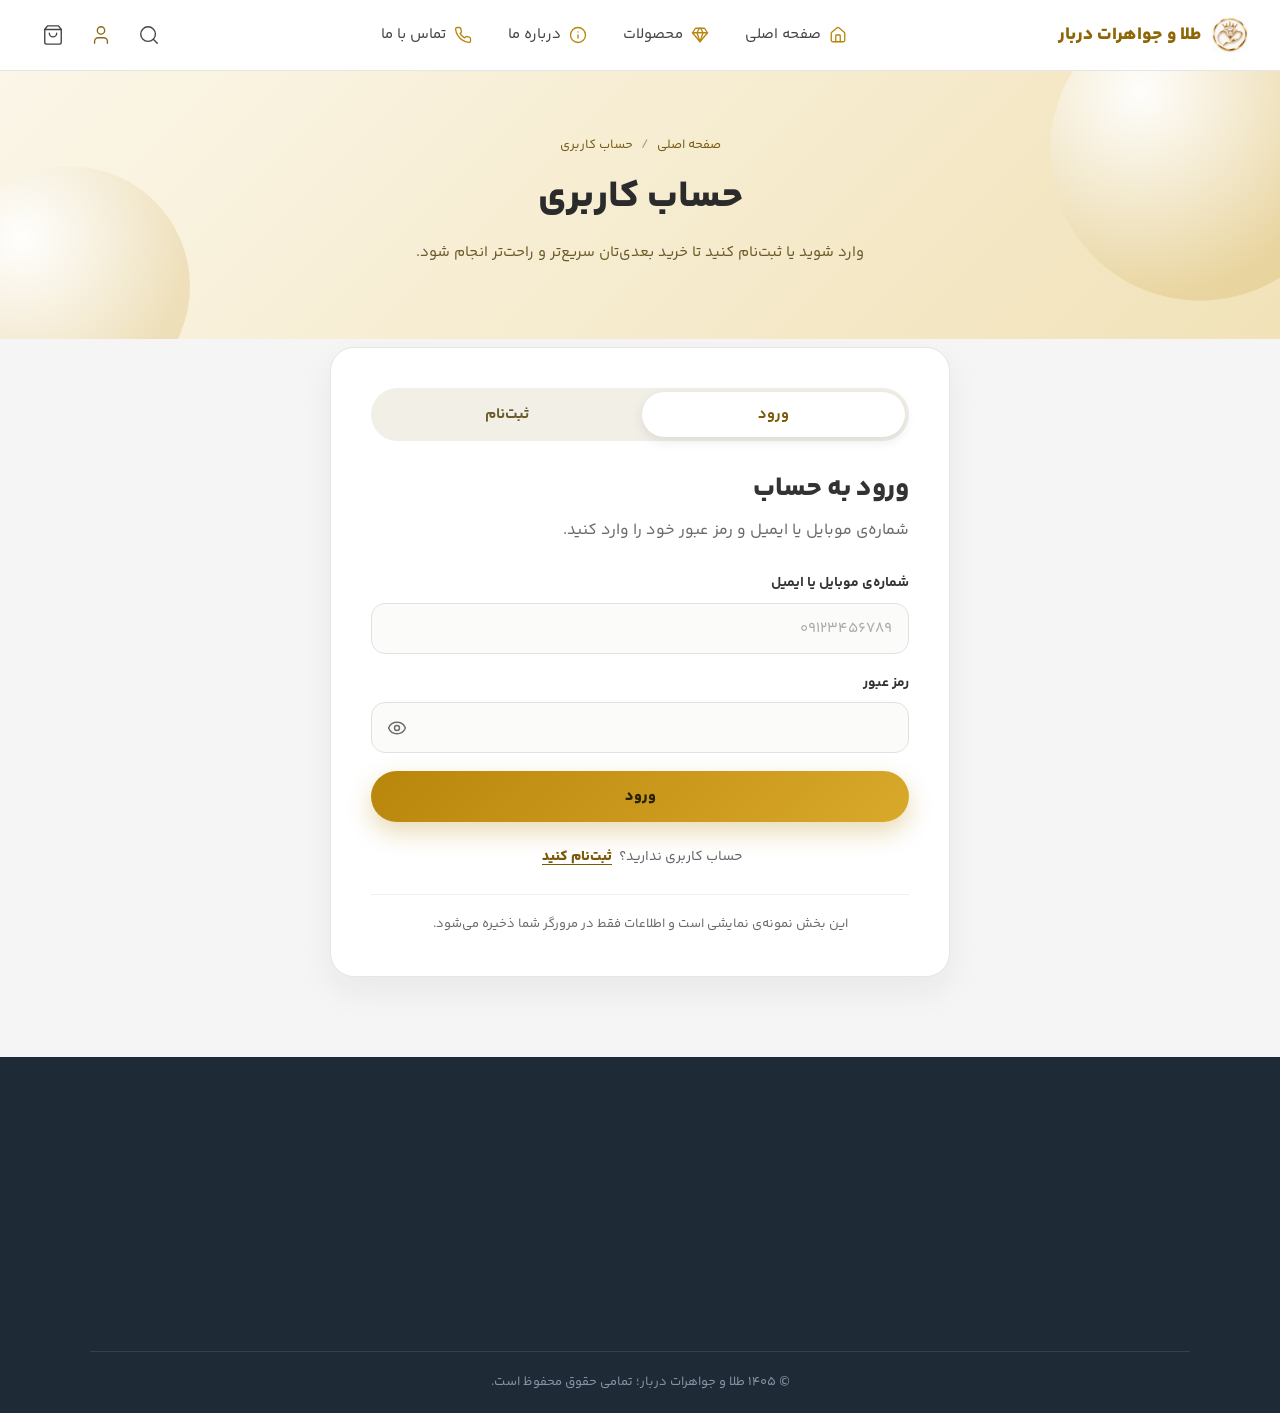
<file: account.html>
<!DOCTYPE html>
<html lang="fa" dir="rtl">
<head>
    <meta charset="UTF-8">
    <meta name="viewport" content="width=device-width, initial-scale=1.0">
    <title>حساب کاربری | طلا و جواهرات دربار</title>
    <meta name="description" content="وارد حساب خود در طلا و جواهرات دربار شوید یا ثبت‌نام کنید تا خریدهایتان سریع‌تر انجام شود و اطلاعات سفارش‌هایتان همیشه در دسترس باشد.">
    <meta name="theme-color" content="#b8860b">
    <link rel="icon" type="image/png" sizes="32x32" href="images/favicon-32.png">
    <link rel="apple-touch-icon" href="images/logo-180.png">
    <meta property="og:type" content="website">
    <meta property="og:locale" content="fa_IR">
    <meta property="og:site_name" content="طلا و جواهرات دربار">
    <meta property="og:title" content="حساب کاربری | طلا و جواهرات دربار">
    <meta property="og:description" content="وارد حساب خود در طلا و جواهرات دربار شوید یا ثبت‌نام کنید تا خریدهایتان سریع‌تر انجام شود و اطلاعات سفارش‌هایتان همیشه در دسترس باشد.">
    <meta property="og:url" content="https://afshin7350.github.io/jewelry-shop/account.html">
    <meta property="og:image" content="https://afshin7350.github.io/jewelry-shop/images/sitelogo.png">
    <meta property="og:image:alt" content="نشان طلا و جواهرات دربار">
    <link rel="stylesheet" href="style.css">
</head>
<body>
    <a class="skip-link" href="#main-content">رفتن به محتوای اصلی</a>
    <header>
        <button type="button" class="menu-toggle" aria-label="باز کردن منو" aria-expanded="false" aria-controls="main-nav">
            <svg xmlns="http://www.w3.org/2000/svg" width="24" height="24" viewBox="0 0 24 24" fill="none" stroke="currentColor" stroke-width="1.5" stroke-linecap="round" stroke-linejoin="round" aria-hidden="true">
                <line x1="4" x2="20" y1="6" y2="6"></line>
                <line x1="4" x2="20" y1="12" y2="12"></line>
                <line x1="4" x2="20" y1="18" y2="18"></line>
            </svg>
        </button>
        <a href="index.html" class="logo">
            <img src="images/logo-180.png" alt="" width="180" height="180">
            <span>طلا و جواهرات دربار</span>
        </a>
        <nav class="main-nav" id="main-nav">
                <button type="button" class="menu-close" aria-label="بستن منو">
                    <svg xmlns="http://www.w3.org/2000/svg" width="24" height="24" viewBox="0 0 24 24" fill="none" stroke="currentColor" stroke-width="1.5" stroke-linecap="round" stroke-linejoin="round" aria-hidden="true">
                        <path d="M18 6 6 18"></path>
                        <path d="m6 6 12 12"></path>
                    </svg>
                </button>
            <ul>
                <li><a href="index.html"><svg class="nav-icon" xmlns="http://www.w3.org/2000/svg" width="18" height="18" viewBox="0 0 24 24" fill="none" stroke="currentColor" stroke-width="1.75" stroke-linecap="round" stroke-linejoin="round" aria-hidden="true"><path d="M15 21v-8a1 1 0 0 0-1-1h-4a1 1 0 0 0-1 1v8"></path><path d="M3 10a2 2 0 0 1 .709-1.528l7-5.999a2 2 0 0 1 2.582 0l7 5.999A2 2 0 0 1 21 10v9a2 2 0 0 1-2 2H5a2 2 0 0 1-2-2z"></path></svg><span>صفحه اصلی</span></a></li>
                <li><a href="shop.html"><svg class="nav-icon" xmlns="http://www.w3.org/2000/svg" width="18" height="18" viewBox="0 0 24 24" fill="none" stroke="currentColor" stroke-width="1.75" stroke-linecap="round" stroke-linejoin="round" aria-hidden="true"><path d="M6 3h12l4 6-10 12L2 9Z"></path><path d="M11 3 8 9l4 12 4-12-3-6"></path><path d="M2 9h20"></path></svg><span>محصولات</span></a></li>
                <li><a href="about.html"><svg class="nav-icon" xmlns="http://www.w3.org/2000/svg" width="18" height="18" viewBox="0 0 24 24" fill="none" stroke="currentColor" stroke-width="1.75" stroke-linecap="round" stroke-linejoin="round" aria-hidden="true"><circle cx="12" cy="12" r="10"></circle><path d="M12 16v-4"></path><path d="M12 8h.01"></path></svg><span>درباره ما</span></a></li>
                <li><a href="contact.html"><svg class="nav-icon" xmlns="http://www.w3.org/2000/svg" width="18" height="18" viewBox="0 0 24 24" fill="none" stroke="currentColor" stroke-width="1.75" stroke-linecap="round" stroke-linejoin="round" aria-hidden="true"><path d="M22 16.92v3a2 2 0 0 1-2.18 2 19.79 19.79 0 0 1-8.63-3.07 19.5 19.5 0 0 1-6-6 19.79 19.79 0 0 1-3.07-8.67A2 2 0 0 1 4.11 2h3a2 2 0 0 1 2 1.72 12.84 12.84 0 0 0 .7 2.81 2 2 0 0 1-.45 2.11L8.09 9.91a16 16 0 0 0 6 6l1.27-1.27a2 2 0 0 1 2.11-.45 12.84 12.84 0 0 0 2.81.7A2 2 0 0 1 22 16.92z"></path></svg><span>تماس با ما</span></a></li>
            </ul>
        </nav>
        <div class="header-actions">
            <button type="button" class="icon-btn" aria-label="جستجو">
                <svg xmlns="http://www.w3.org/2000/svg" width="22" height="22" viewBox="0 0 24 24" fill="none" stroke="currentColor" stroke-width="1.5" stroke-linecap="round" stroke-linejoin="round" aria-hidden="true">
                    <circle cx="11" cy="11" r="8"></circle>
                    <path d="m21 21-4.3-4.3"></path>
                </svg>
            </button>
            <a href="account.html" class="icon-btn" aria-current="page" aria-label="حساب کاربری">
                <svg xmlns="http://www.w3.org/2000/svg" width="22" height="22" viewBox="0 0 24 24" fill="none" stroke="currentColor" stroke-width="1.5" stroke-linecap="round" stroke-linejoin="round" aria-hidden="true">
                    <path d="M19 21v-2a4 4 0 0 0-4-4H9a4 4 0 0 0-4 4v2"></path>
                    <circle cx="12" cy="7" r="4"></circle>
                </svg>
            </a>
            <button type="button" class="icon-btn" aria-label="سبد خرید">
                <svg xmlns="http://www.w3.org/2000/svg" width="22" height="22" viewBox="0 0 24 24" fill="none" stroke="currentColor" stroke-width="1.5" stroke-linecap="round" stroke-linejoin="round" aria-hidden="true">
                    <path d="M6 2 3 6v14a2 2 0 0 0 2 2h14a2 2 0 0 0 2-2V6l-3-4Z"></path>
                    <path d="M3 6h18"></path>
                    <path d="M16 10a4 4 0 0 1-8 0"></path>
                </svg>
                <span class="cart-count">0</span>
            </button>
        </div>
    </header>
    <div class="menu-overlay" aria-hidden="true"></div>
    <main id="main-content">

    <section class="shop-hero about-hero" data-parallax>
        <div class="shop-hero-inner reveal stagger">
            <ol class="shop-crumbs">
                <li><a href="index.html">صفحه اصلی</a></li>
                <li aria-current="page">حساب کاربری</li>
            </ol>
            <h1 class="shop-title">حساب کاربری</h1>
            <p class="shop-lead">وارد شوید یا ثبت‌نام کنید تا خرید بعدی‌تان سریع‌تر و راحت‌تر انجام شود.</p>
        </div>
    </section>

    <section class="about-section account-section" aria-label="ورود و ثبت‌نام">
        <div class="account-card reveal">
            <div class="account-auth" id="account-auth">
                <div class="account-tabs" role="tablist" aria-label="ورود یا ثبت‌نام">
                    <button type="button" class="account-tab" role="tab" id="tab-login" data-tab="login" aria-selected="true" aria-controls="panel-login">ورود</button>
                    <button type="button" class="account-tab" role="tab" id="tab-register" data-tab="register" aria-selected="false" aria-controls="panel-register" tabindex="-1">ثبت‌نام</button>
                </div>

                <div class="account-panel" id="panel-login" role="tabpanel" aria-labelledby="tab-login">
                    <h2 class="contact-form-title">ورود به حساب</h2>
                    <p class="contact-form-sub">شماره‌ی موبایل یا ایمیل و رمز عبور خود را وارد کنید.</p>

                    <form class="account-form" id="login-form" novalidate>
                        <div class="contact-field">
                            <label for="login-id">شماره‌ی موبایل یا ایمیل</label>
                            <input type="text" id="login-id" name="identifier" autocomplete="username" inputmode="email" autocapitalize="off" spellcheck="false" dir="ltr" placeholder="۰۹۱۲۳۴۵۶۷۸۹" required aria-describedby="login-id-error">
                            <p class="contact-error" id="login-id-error" role="alert"></p>
                        </div>
                        <div class="contact-field">
                            <label for="login-password">رمز عبور</label>
                            <div class="account-password">
                                <input type="password" id="login-password" name="password" autocomplete="current-password" dir="ltr" required aria-describedby="login-password-error">
                                <button type="button" class="account-toggle" aria-label="نمایش رمز عبور" aria-controls="login-password">
                                    <svg class="icon-show" xmlns="http://www.w3.org/2000/svg" width="20" height="20" viewBox="0 0 24 24" fill="none" stroke="currentColor" stroke-width="1.75" stroke-linecap="round" stroke-linejoin="round" aria-hidden="true"><path d="M2.062 12.348a1 1 0 0 1 0-.696 10.75 10.75 0 0 1 19.876 0 1 1 0 0 1 0 .696 10.75 10.75 0 0 1-19.876 0"></path><circle cx="12" cy="12" r="3"></circle></svg>
                                    <svg class="icon-hide" xmlns="http://www.w3.org/2000/svg" width="20" height="20" viewBox="0 0 24 24" fill="none" stroke="currentColor" stroke-width="1.75" stroke-linecap="round" stroke-linejoin="round" aria-hidden="true" hidden><path d="M10.733 5.076a10.744 10.744 0 0 1 11.205 6.575 1 1 0 0 1 0 .696 10.747 10.747 0 0 1-1.444 2.49"></path><path d="M14.084 14.158a3 3 0 0 1-4.242-4.242"></path><path d="M17.479 17.499a10.75 10.75 0 0 1-15.417-5.151 1 1 0 0 1 0-.696 10.75 10.75 0 0 1 4.446-5.143"></path><path d="m2 2 20 20"></path></svg>
                                </button>
                            </div>
                            <p class="contact-error" id="login-password-error" role="alert"></p>
                        </div>
                        <p class="account-alert" id="login-form-error" role="alert" hidden></p>
                        <button type="submit" class="contact-submit account-submit">
                            <span class="contact-submit-label">ورود</span>
                        </button>
                    </form>

                    <p class="account-switch">حساب کاربری ندارید؟ <button type="button" class="account-link" data-switch="register">ثبت‌نام کنید</button></p>
                </div>

                <div class="account-panel" id="panel-register" role="tabpanel" aria-labelledby="tab-register" hidden>
                    <h2 class="contact-form-title">ساخت حساب جدید</h2>
                    <p class="contact-form-sub">با چند اطلاعات ساده حساب خود را بسازید.</p>

                    <form class="account-form account-form--two" id="register-form" novalidate>
                        <div class="contact-field contact-field--full">
                            <label for="reg-name">نام و نام خانوادگی</label>
                            <input type="text" id="reg-name" name="name" autocomplete="name" placeholder="مثلاً مریم رضایی" required aria-describedby="reg-name-error">
                            <p class="contact-error" id="reg-name-error" role="alert"></p>
                        </div>
                        <div class="contact-field">
                            <label for="reg-mobile">شماره‌ی موبایل</label>
                            <input type="tel" id="reg-mobile" name="mobile" autocomplete="tel" inputmode="numeric" dir="ltr" placeholder="۰۹۱۲۳۴۵۶۷۸۹" required aria-describedby="reg-mobile-error">
                            <p class="contact-error" id="reg-mobile-error" role="alert"></p>
                        </div>
                        <div class="contact-field">
                            <label for="reg-email">ایمیل</label>
                            <input type="email" id="reg-email" name="email" autocomplete="email" inputmode="email" autocapitalize="off" spellcheck="false" dir="ltr" placeholder="name@example.com" required aria-describedby="reg-email-error">
                            <p class="contact-error" id="reg-email-error" role="alert"></p>
                        </div>
                        <div class="contact-field">
                            <label for="reg-password">رمز عبور</label>
                            <div class="account-password">
                                <input type="password" id="reg-password" name="password" autocomplete="new-password" dir="ltr" required aria-describedby="reg-password-hint reg-password-error">
                                <button type="button" class="account-toggle" aria-label="نمایش رمز عبور" aria-controls="reg-password">
                                    <svg class="icon-show" xmlns="http://www.w3.org/2000/svg" width="20" height="20" viewBox="0 0 24 24" fill="none" stroke="currentColor" stroke-width="1.75" stroke-linecap="round" stroke-linejoin="round" aria-hidden="true"><path d="M2.062 12.348a1 1 0 0 1 0-.696 10.75 10.75 0 0 1 19.876 0 1 1 0 0 1 0 .696 10.75 10.75 0 0 1-19.876 0"></path><circle cx="12" cy="12" r="3"></circle></svg>
                                    <svg class="icon-hide" xmlns="http://www.w3.org/2000/svg" width="20" height="20" viewBox="0 0 24 24" fill="none" stroke="currentColor" stroke-width="1.75" stroke-linecap="round" stroke-linejoin="round" aria-hidden="true" hidden><path d="M10.733 5.076a10.744 10.744 0 0 1 11.205 6.575 1 1 0 0 1 0 .696 10.747 10.747 0 0 1-1.444 2.49"></path><path d="M14.084 14.158a3 3 0 0 1-4.242-4.242"></path><path d="M17.479 17.499a10.75 10.75 0 0 1-15.417-5.151 1 1 0 0 1 0-.696 10.75 10.75 0 0 1 4.446-5.143"></path><path d="m2 2 20 20"></path></svg>
                                </button>
                            </div>
                            <p class="account-hint" id="reg-password-hint">دست‌کم ۸ نویسه</p>
                            <p class="contact-error" id="reg-password-error" role="alert"></p>
                        </div>
                        <div class="contact-field">
                            <label for="reg-confirm">تکرار رمز عبور</label>
                            <div class="account-password">
                                <input type="password" id="reg-confirm" name="confirm" autocomplete="new-password" dir="ltr" required aria-describedby="reg-confirm-error">
                                <button type="button" class="account-toggle" aria-label="نمایش رمز عبور" aria-controls="reg-confirm">
                                    <svg class="icon-show" xmlns="http://www.w3.org/2000/svg" width="20" height="20" viewBox="0 0 24 24" fill="none" stroke="currentColor" stroke-width="1.75" stroke-linecap="round" stroke-linejoin="round" aria-hidden="true"><path d="M2.062 12.348a1 1 0 0 1 0-.696 10.75 10.75 0 0 1 19.876 0 1 1 0 0 1 0 .696 10.75 10.75 0 0 1-19.876 0"></path><circle cx="12" cy="12" r="3"></circle></svg>
                                    <svg class="icon-hide" xmlns="http://www.w3.org/2000/svg" width="20" height="20" viewBox="0 0 24 24" fill="none" stroke="currentColor" stroke-width="1.75" stroke-linecap="round" stroke-linejoin="round" aria-hidden="true" hidden><path d="M10.733 5.076a10.744 10.744 0 0 1 11.205 6.575 1 1 0 0 1 0 .696 10.747 10.747 0 0 1-1.444 2.49"></path><path d="M14.084 14.158a3 3 0 0 1-4.242-4.242"></path><path d="M17.479 17.499a10.75 10.75 0 0 1-15.417-5.151 1 1 0 0 1 0-.696 10.75 10.75 0 0 1 4.446-5.143"></path><path d="m2 2 20 20"></path></svg>
                                </button>
                            </div>
                            <p class="contact-error" id="reg-confirm-error" role="alert"></p>
                        </div>
                        <div class="contact-field contact-field--full">
                            <label class="account-check" for="reg-terms">
                                <input type="checkbox" id="reg-terms" name="terms" required aria-describedby="reg-terms-error">
                                <span>قوانین و شرایط استفاده از فروشگاه را می‌پذیرم.</span>
                            </label>
                            <p class="contact-error" id="reg-terms-error" role="alert"></p>
                        </div>
                        <p class="account-alert" id="register-form-error" role="alert" hidden></p>
                        <button type="submit" class="contact-submit account-submit">
                            <span class="contact-submit-label">ثبت‌نام</span>
                        </button>
                    </form>

                    <p class="account-switch">قبلاً ثبت‌نام کرده‌اید؟ <button type="button" class="account-link" data-switch="login">وارد شوید</button></p>
                </div>
            </div>

            <div class="account-welcome" id="account-welcome" hidden>
                <span class="contact-success-icon">
                    <svg xmlns="http://www.w3.org/2000/svg" width="34" height="34" viewBox="0 0 24 24" fill="none" stroke="currentColor" stroke-width="2" stroke-linecap="round" stroke-linejoin="round" aria-hidden="true"><path d="M20 6 9 17l-5-5"></path></svg>
                </span>
                <h2 id="welcome-title" tabindex="-1">خوش آمدید</h2>
                <p>با موفقیت وارد حساب خود شدید. می‌توانید خرید را ادامه دهید.</p>
                <dl class="account-details">
                    <div><dt>شماره‌ی موبایل</dt><dd id="welcome-mobile" dir="ltr"></dd></div>
                    <div><dt>ایمیل</dt><dd id="welcome-email" dir="ltr"></dd></div>
                </dl>
                <div class="account-welcome-actions">
                    <a class="account-primary" href="shop.html">مشاهده‌ی محصولات</a>
                    <button type="button" class="contact-again" id="logout-btn">خروج از حساب</button>
                </div>
            </div>

            <p class="account-demo-note">این بخش نمونه‌ی نمایشی است و اطلاعات فقط در مرورگر شما ذخیره می‌شود.</p>
        </div>
    </section>

    </main>

    <footer class="site-footer">
        <div class="footer-grid">
            <div class="footer-col reveal">
                <a href="index.html" class="footer-logo">
                    <img src="images/logo-180.png" alt="" width="180" height="180" loading="lazy">
                    <span>طلا و جواهرات دربار</span>
                </a>
                <p class="footer-about">طلا و جواهر با گواهی اصالت، ارسال بیمه‌شده و ضمانت بازگشت؛ خریدی مطمئن برای لحظه‌های ماندگار.</p>
                <div class="footer-social">
                    <a href="https://instagram.com/" target="_blank" rel="noopener noreferrer" aria-label="اینستاگرام">
                        <svg xmlns="http://www.w3.org/2000/svg" width="18" height="18" viewBox="0 0 24 24" fill="none" stroke="currentColor" stroke-width="1.75" stroke-linecap="round" stroke-linejoin="round" aria-hidden="true">
                            <rect width="20" height="20" x="2" y="2" rx="5"></rect>
                            <path d="M16 11.37A4 4 0 1 1 12.63 8 4 4 0 0 1 16 11.37z"></path>
                            <line x1="17.5" x2="17.51" y1="6.5" y2="6.5"></line>
                        </svg>
                    </a>
                    <a href="https://t.me/" target="_blank" rel="noopener noreferrer" aria-label="تلگرام">
                        <svg xmlns="http://www.w3.org/2000/svg" width="18" height="18" viewBox="0 0 24 24" fill="none" stroke="currentColor" stroke-width="1.75" stroke-linecap="round" stroke-linejoin="round" aria-hidden="true">
                            <path d="M14.536 21.686a.5.5 0 0 0 .937-.024l6.5-19a.496.496 0 0 0-.635-.635l-19 6.5a.5.5 0 0 0-.024.937l7.93 3.18a2 2 0 0 1 1.112 1.11z"></path>
                            <path d="m21.854 2.147-10.94 10.939"></path>
                        </svg>
                    </a>
                </div>
            </div>
            <div class="footer-col reveal">
                <h3 class="footer-title">دسترسی سریع</h3>
                <ul class="footer-links">
                    <li><a href="index.html">صفحه اصلی</a></li>
                    <li><a href="shop.html">محصولات</a></li>
                    <li><a href="about.html">درباره ما</a></li>
                    <li><a href="contact.html">تماس با ما</a></li>
                </ul>
            </div>
            <div class="footer-col reveal">
                <h3 class="footer-title">دسته‌بندی‌ها</h3>
                <ul class="footer-links">
                    <li><a href="shop.html?category=rings">انگشتر</a></li>
                    <li><a href="shop.html?category=necklaces">گردنبند</a></li>
                    <li><a href="shop.html?category=earrings">گوشواره</a></li>
                    <li><a href="shop.html?category=bracelets">دستبند</a></li>
                </ul>
            </div>
            <div class="footer-col reveal">
                <h3 class="footer-title">تماس با ما</h3>
                <ul class="footer-contact">
                    <li>
                        <svg xmlns="http://www.w3.org/2000/svg" width="18" height="18" viewBox="0 0 24 24" fill="none" stroke="currentColor" stroke-width="1.75" stroke-linecap="round" stroke-linejoin="round" aria-hidden="true">
                            <path d="M20 10c0 4.993-5.539 10.193-7.399 11.799a1 1 0 0 1-1.202 0C9.539 20.193 4 14.993 4 10a8 8 0 0 1 16 0"></path>
                            <circle cx="12" cy="10" r="3"></circle>
                        </svg>
                        <span>تهران، خیابان نمونه، پلاک ۰</span>
                    </li>
                    <li>
                        <svg xmlns="http://www.w3.org/2000/svg" width="18" height="18" viewBox="0 0 24 24" fill="none" stroke="currentColor" stroke-width="1.75" stroke-linecap="round" stroke-linejoin="round" aria-hidden="true">
                            <path d="M22 16.92v3a2 2 0 0 1-2.18 2 19.79 19.79 0 0 1-8.63-3.07 19.5 19.5 0 0 1-6-6 19.79 19.79 0 0 1-3.07-8.67A2 2 0 0 1 4.11 2h3a2 2 0 0 1 2 1.72 12.84 12.84 0 0 0 .7 2.81 2 2 0 0 1-.45 2.11L8.09 9.91a16 16 0 0 0 6 6l1.27-1.27a2 2 0 0 1 2.11-.45 12.84 12.84 0 0 0 2.81.7A2 2 0 0 1 22 16.92z"></path>
                        </svg>
                        <a href="tel:+982100000000">۰۲۱-۰۰۰۰۰۰۰۰</a>
                    </li>
                </ul>
            </div>
        </div>
        <p class="footer-bottom">© ۱۴۰۵ طلا و جواهرات دربار؛ تمامی حقوق محفوظ است.</p>
    </footer>

    <script src="store.js"></script>
    <script src="script.js"></script>
    <script src="account.js"></script>
</body>
</html>
</file>
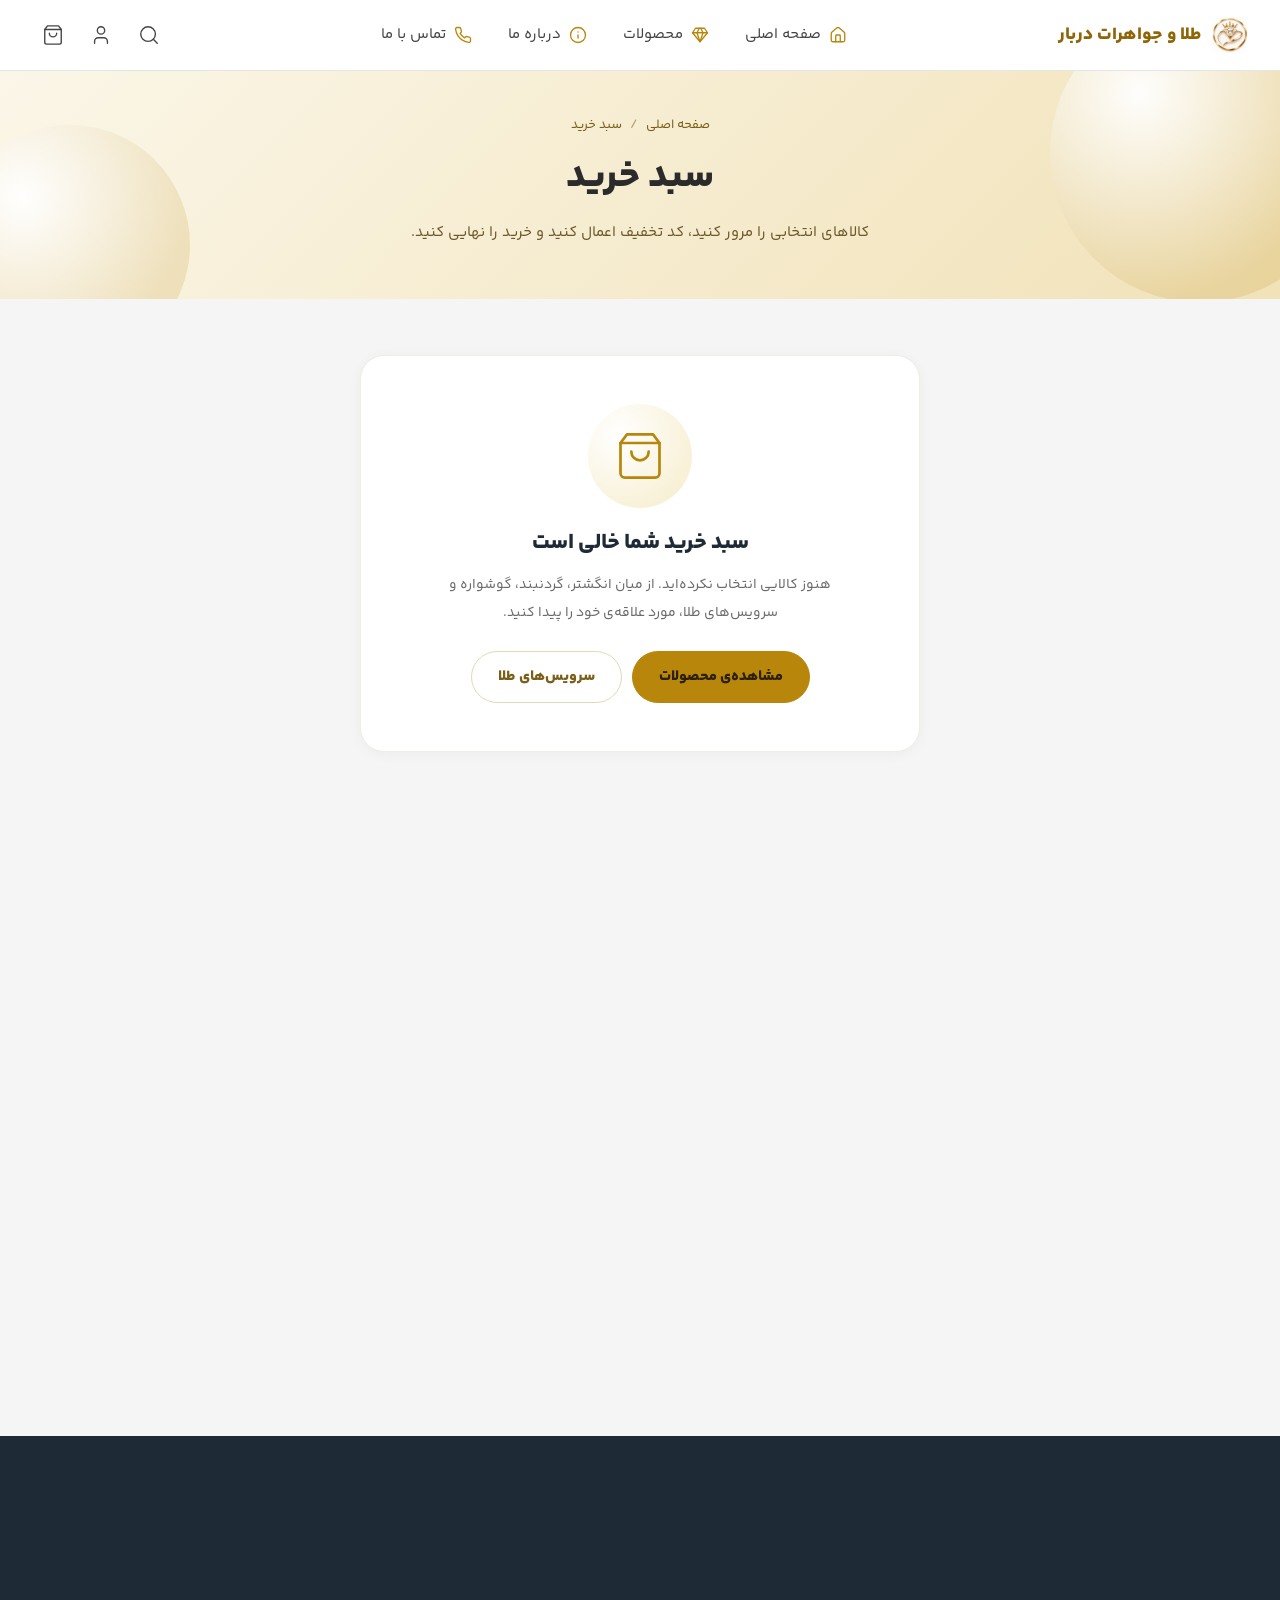
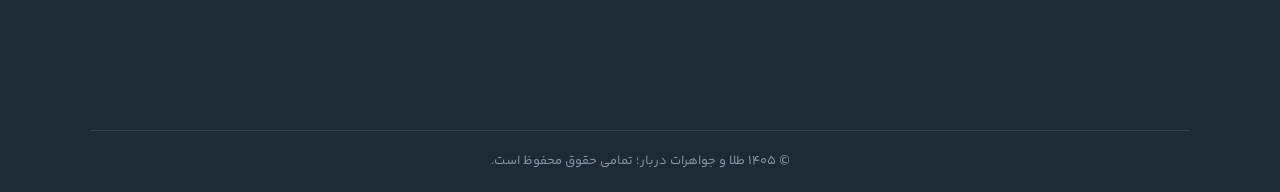
<file: cart.html>
<!DOCTYPE html>
<html lang="fa" dir="rtl">
<head>
    <meta charset="UTF-8">
    <meta name="viewport" content="width=device-width, initial-scale=1.0">
    <title>سبد خرید | طلا و جواهرات دربار</title>
    <meta name="description" content="سبد خرید طلا و جواهرات دربار؛ تعداد کالاها را تغییر دهید، کد تخفیف وارد کنید و هزینه‌ی ارسال و مبلغ نهایی سفارش را پیش از پرداخت ببینید.">
    <meta name="theme-color" content="#b8860b">
    <link rel="icon" type="image/png" sizes="32x32" href="images/favicon-32.png">
    <link rel="apple-touch-icon" href="images/logo-180.png">
    <meta property="og:type" content="website">
    <meta property="og:locale" content="fa_IR">
    <meta property="og:site_name" content="طلا و جواهرات دربار">
    <meta property="og:title" content="سبد خرید | طلا و جواهرات دربار">
    <meta property="og:description" content="سبد خرید طلا و جواهرات دربار؛ تعداد کالاها را تغییر دهید، کد تخفیف وارد کنید و هزینه‌ی ارسال و مبلغ نهایی سفارش را پیش از پرداخت ببینید.">
    <meta property="og:url" content="https://afshin7350.github.io/jewelry-shop/cart.html">
    <meta property="og:image" content="https://afshin7350.github.io/jewelry-shop/images/sitelogo.png">
    <meta property="og:image:alt" content="نشان طلا و جواهرات دربار">
    <link rel="stylesheet" href="style.css">
</head>
<body>
    <a class="skip-link" href="#main-content">رفتن به محتوای اصلی</a>
    <header>
        <button type="button" class="menu-toggle" aria-label="باز کردن منو" aria-expanded="false" aria-controls="main-nav">
            <svg xmlns="http://www.w3.org/2000/svg" width="24" height="24" viewBox="0 0 24 24" fill="none" stroke="currentColor" stroke-width="1.5" stroke-linecap="round" stroke-linejoin="round" aria-hidden="true">
                <line x1="4" x2="20" y1="6" y2="6"></line>
                <line x1="4" x2="20" y1="12" y2="12"></line>
                <line x1="4" x2="20" y1="18" y2="18"></line>
            </svg>
        </button>
        <a href="index.html" class="logo">
            <img src="images/logo-180.png" alt="" width="180" height="180">
            <span>طلا و جواهرات دربار</span>
        </a>
        <nav class="main-nav" id="main-nav">
                <button type="button" class="menu-close" aria-label="بستن منو">
                    <svg xmlns="http://www.w3.org/2000/svg" width="24" height="24" viewBox="0 0 24 24" fill="none" stroke="currentColor" stroke-width="1.5" stroke-linecap="round" stroke-linejoin="round" aria-hidden="true">
                        <path d="M18 6 6 18"></path>
                        <path d="m6 6 12 12"></path>
                    </svg>
                </button>
            <ul>
                <li><a href="index.html"><svg class="nav-icon" xmlns="http://www.w3.org/2000/svg" width="18" height="18" viewBox="0 0 24 24" fill="none" stroke="currentColor" stroke-width="1.75" stroke-linecap="round" stroke-linejoin="round" aria-hidden="true"><path d="M15 21v-8a1 1 0 0 0-1-1h-4a1 1 0 0 0-1 1v8"></path><path d="M3 10a2 2 0 0 1 .709-1.528l7-5.999a2 2 0 0 1 2.582 0l7 5.999A2 2 0 0 1 21 10v9a2 2 0 0 1-2 2H5a2 2 0 0 1-2-2z"></path></svg><span>صفحه اصلی</span></a></li>
                <li><a href="shop.html"><svg class="nav-icon" xmlns="http://www.w3.org/2000/svg" width="18" height="18" viewBox="0 0 24 24" fill="none" stroke="currentColor" stroke-width="1.75" stroke-linecap="round" stroke-linejoin="round" aria-hidden="true"><path d="M6 3h12l4 6-10 12L2 9Z"></path><path d="M11 3 8 9l4 12 4-12-3-6"></path><path d="M2 9h20"></path></svg><span>محصولات</span></a></li>
                <li><a href="about.html"><svg class="nav-icon" xmlns="http://www.w3.org/2000/svg" width="18" height="18" viewBox="0 0 24 24" fill="none" stroke="currentColor" stroke-width="1.75" stroke-linecap="round" stroke-linejoin="round" aria-hidden="true"><circle cx="12" cy="12" r="10"></circle><path d="M12 16v-4"></path><path d="M12 8h.01"></path></svg><span>درباره ما</span></a></li>
                <li><a href="contact.html"><svg class="nav-icon" xmlns="http://www.w3.org/2000/svg" width="18" height="18" viewBox="0 0 24 24" fill="none" stroke="currentColor" stroke-width="1.75" stroke-linecap="round" stroke-linejoin="round" aria-hidden="true"><path d="M22 16.92v3a2 2 0 0 1-2.18 2 19.79 19.79 0 0 1-8.63-3.07 19.5 19.5 0 0 1-6-6 19.79 19.79 0 0 1-3.07-8.67A2 2 0 0 1 4.11 2h3a2 2 0 0 1 2 1.72 12.84 12.84 0 0 0 .7 2.81 2 2 0 0 1-.45 2.11L8.09 9.91a16 16 0 0 0 6 6l1.27-1.27a2 2 0 0 1 2.11-.45 12.84 12.84 0 0 0 2.81.7A2 2 0 0 1 22 16.92z"></path></svg><span>تماس با ما</span></a></li>
            </ul>
        </nav>
        <div class="header-actions">
            <button type="button" class="icon-btn" aria-label="جستجو">
                <svg xmlns="http://www.w3.org/2000/svg" width="22" height="22" viewBox="0 0 24 24" fill="none" stroke="currentColor" stroke-width="1.5" stroke-linecap="round" stroke-linejoin="round" aria-hidden="true">
                    <circle cx="11" cy="11" r="8"></circle>
                    <path d="m21 21-4.3-4.3"></path>
                </svg>
            </button>
            <a href="account.html" class="icon-btn" aria-label="حساب کاربری">
                <svg xmlns="http://www.w3.org/2000/svg" width="22" height="22" viewBox="0 0 24 24" fill="none" stroke="currentColor" stroke-width="1.5" stroke-linecap="round" stroke-linejoin="round" aria-hidden="true">
                    <path d="M19 21v-2a4 4 0 0 0-4-4H9a4 4 0 0 0-4 4v2"></path>
                    <circle cx="12" cy="7" r="4"></circle>
                </svg>
            </a>
            <button type="button" class="icon-btn" aria-label="سبد خرید">
                <svg xmlns="http://www.w3.org/2000/svg" width="22" height="22" viewBox="0 0 24 24" fill="none" stroke="currentColor" stroke-width="1.5" stroke-linecap="round" stroke-linejoin="round" aria-hidden="true">
                    <path d="M6 2 3 6v14a2 2 0 0 0 2 2h14a2 2 0 0 0 2-2V6l-3-4Z"></path>
                    <path d="M3 6h18"></path>
                    <path d="M16 10a4 4 0 0 1-8 0"></path>
                </svg>
                <span class="cart-count">0</span>
            </button>
        </div>
    </header>
    <div class="menu-overlay" aria-hidden="true"></div>

    <main id="main-content">
        <section class="shop-hero" data-parallax>
            <div class="shop-hero-inner reveal stagger">
                <ol class="shop-crumbs">
                    <li><a href="index.html">صفحه اصلی</a></li>
                    <li aria-current="page">سبد خرید</li>
                </ol>
                <h1 class="shop-title">سبد خرید</h1>
                <p class="shop-lead">کالاهای انتخابی را مرور کنید، کد تخفیف اعمال کنید و خرید را نهایی کنید.</p>
            </div>
        </section>

        <section class="cp" aria-label="محتویات سبد خرید">
            <noscript>
                <p class="cp-noscript">برای مشاهده‌ی سبد خرید، جاوااسکریپت مرورگر را فعال کنید.</p>
            </noscript>

            <div class="cp-empty" hidden>
                <span class="cp-empty-icon" aria-hidden="true">
                    <svg xmlns="http://www.w3.org/2000/svg" width="52" height="52" viewBox="0 0 24 24" fill="none" stroke="currentColor" stroke-width="1.25" stroke-linecap="round" stroke-linejoin="round">
                        <path d="M6 2 3 6v14a2 2 0 0 0 2 2h14a2 2 0 0 0 2-2V6l-3-4Z"></path>
                        <path d="M3 6h18"></path>
                        <path d="M16 10a4 4 0 0 1-8 0"></path>
                    </svg>
                </span>
                <h2 class="cp-empty-title">سبد خرید شما خالی است</h2>
                <p class="cp-empty-text">هنوز کالایی انتخاب نکرده‌اید. از میان انگشتر، گردنبند، گوشواره و سرویس‌های طلا، مورد علاقه‌ی خود را پیدا کنید.</p>
                <div class="cp-empty-actions">
                    <a href="shop.html" class="cp-btn">مشاهده‌ی محصولات</a>
                    <a href="shop.html?category=sets" class="cp-btn cp-btn--ghost">سرویس‌های طلا</a>
                </div>
            </div>

            <div class="cp-layout">
                <div class="cp-main">
                    <div class="cp-ship reveal">
                        <p class="cp-ship-text" role="status"></p>
                        <div class="cp-ship-track" aria-hidden="true"><span class="cp-ship-fill"></span></div>
                    </div>

                    <div class="cp-list reveal">
                        <div class="cp-list-head">
                            <h2 class="cp-list-title">کالاهای سبد <span class="cp-list-count"></span></h2>
                            <button type="button" class="cp-clear">خالی کردن سبد</button>
                        </div>
                        <ul class="cp-items"></ul>
                    </div>

                    <a href="shop.html" class="cp-continue">
                        <svg xmlns="http://www.w3.org/2000/svg" width="18" height="18" viewBox="0 0 24 24" fill="none" stroke="currentColor" stroke-width="1.75" stroke-linecap="round" stroke-linejoin="round" aria-hidden="true"><path d="m9 18 6-6-6-6"></path></svg>
                        ادامه‌ی خرید
                    </a>
                </div>

                <aside class="cp-side">
                    <div class="cp-box reveal">
                        <h2 class="cp-box-title">کد تخفیف</h2>
                        <form class="cp-coupon-form" novalidate>
                            <input type="text" class="cp-coupon-input" dir="ltr" placeholder="مثلاً DARBAR10" aria-label="کد تخفیف" autocomplete="off" spellcheck="false">
                            <button type="submit" class="cp-btn cp-btn--sm">اعمال</button>
                        </form>
                        <p class="cp-coupon-msg" role="status"></p>
                        <div class="cp-coupon-applied" hidden>
                            <span class="cp-coupon-chip"><b></b><small></small></span>
                            <button type="button" class="cp-coupon-remove">حذف کد</button>
                        </div>
                        <div class="cp-coupon-hints"></div>
                    </div>

                    <div class="cp-box cp-summary reveal">
                        <h2 class="cp-box-title">خلاصه‌ی سفارش</h2>
                        <dl class="cp-rows">
                            <div class="cp-row"><dt>جمع کالاها <span class="cp-sum-count"></span></dt><dd class="cp-sum-subtotal"></dd></div>
                            <div class="cp-row cp-row--discount" hidden><dt>تخفیف <span class="cp-sum-code"></span></dt><dd class="cp-sum-discount"></dd></div>
                            <div class="cp-row"><dt>هزینه‌ی ارسال</dt><dd class="cp-sum-shipping"></dd></div>
                        </dl>
                        <div class="cp-total">
                            <span>مبلغ قابل پرداخت</span>
                            <strong class="cp-sum-total"></strong>
                        </div>
                        <p class="cp-save" hidden></p>
                        <a href="checkout.html" class="cp-btn cp-btn--block">ادامه و تسویه حساب</a>
                        <ul class="cp-trust">
                            <li>
                                <svg xmlns="http://www.w3.org/2000/svg" width="18" height="18" viewBox="0 0 24 24" fill="none" stroke="currentColor" stroke-width="1.75" stroke-linecap="round" stroke-linejoin="round" aria-hidden="true"><path d="M20 13c0 5-3.5 7.5-7.66 8.95a1 1 0 0 1-.67-.01C7.5 20.5 4 18 4 13V6a1 1 0 0 1 1-1c2 0 4.5-1.2 6.24-2.72a1.17 1.17 0 0 1 1.52 0C14.51 3.81 17 5 19 5a1 1 0 0 1 1 1z"></path><path d="m9 12 2 2 4-4"></path></svg>
                                گواهی اصالت و ضمانت کیفیت
                            </li>
                            <li>
                                <svg xmlns="http://www.w3.org/2000/svg" width="18" height="18" viewBox="0 0 24 24" fill="none" stroke="currentColor" stroke-width="1.75" stroke-linecap="round" stroke-linejoin="round" aria-hidden="true"><path d="M14 18V6a2 2 0 0 0-2-2H4a2 2 0 0 0-2 2v11a1 1 0 0 0 1 1h2"></path><path d="M15 18H9"></path><path d="M19 18h2a1 1 0 0 0 1-1v-3.65a1 1 0 0 0-.22-.624l-3.48-4.35A1 1 0 0 0 17.52 8H14"></path><circle cx="17" cy="18" r="2"></circle><circle cx="7" cy="18" r="2"></circle></svg>
                                ارسال بیمه‌شده به سراسر کشور
                            </li>
                            <li>
                                <svg xmlns="http://www.w3.org/2000/svg" width="18" height="18" viewBox="0 0 24 24" fill="none" stroke="currentColor" stroke-width="1.75" stroke-linecap="round" stroke-linejoin="round" aria-hidden="true"><path d="M3 12a9 9 0 1 0 9-9 9.75 9.75 0 0 0-6.74 2.74L3 8"></path><path d="M3 3v5h5"></path></svg>
                                ۷ روز ضمانت بازگشت کالا
                            </li>
                        </ul>
                    </div>
                </aside>
            </div>

            <section class="cp-reco" aria-labelledby="cp-reco-title" hidden>
                <div class="section-head reveal">
                    <p class="section-eyebrow">پیشنهاد ما</p>
                    <h2 class="section-title" id="cp-reco-title">شاید این‌ها را هم بپسندید</h2>
                </div>
                <ul class="product-list cp-reco-list"></ul>
            </section>
        </section>
    </main>

    <footer class="site-footer">
        <div class="footer-grid">
            <div class="footer-col reveal">
                <a href="index.html" class="footer-logo">
                    <img src="images/logo-180.png" alt="" width="180" height="180" loading="lazy">
                    <span>طلا و جواهرات دربار</span>
                </a>
                <p class="footer-about">طلا و جواهر با گواهی اصالت، ارسال بیمه‌شده و ضمانت بازگشت؛ خریدی مطمئن برای لحظه‌های ماندگار.</p>
                <div class="footer-social">
                    <a href="https://instagram.com/" target="_blank" rel="noopener noreferrer" aria-label="اینستاگرام">
                        <svg xmlns="http://www.w3.org/2000/svg" width="18" height="18" viewBox="0 0 24 24" fill="none" stroke="currentColor" stroke-width="1.75" stroke-linecap="round" stroke-linejoin="round" aria-hidden="true">
                            <rect width="20" height="20" x="2" y="2" rx="5"></rect>
                            <path d="M16 11.37A4 4 0 1 1 12.63 8 4 4 0 0 1 16 11.37z"></path>
                            <line x1="17.5" x2="17.51" y1="6.5" y2="6.5"></line>
                        </svg>
                    </a>
                    <a href="https://t.me/" target="_blank" rel="noopener noreferrer" aria-label="تلگرام">
                        <svg xmlns="http://www.w3.org/2000/svg" width="18" height="18" viewBox="0 0 24 24" fill="none" stroke="currentColor" stroke-width="1.75" stroke-linecap="round" stroke-linejoin="round" aria-hidden="true">
                            <path d="M14.536 21.686a.5.5 0 0 0 .937-.024l6.5-19a.496.496 0 0 0-.635-.635l-19 6.5a.5.5 0 0 0-.024.937l7.93 3.18a2 2 0 0 1 1.112 1.11z"></path>
                            <path d="m21.854 2.147-10.94 10.939"></path>
                        </svg>
                    </a>
                </div>
            </div>
            <div class="footer-col reveal">
                <h3 class="footer-title">دسترسی سریع</h3>
                <ul class="footer-links">
                    <li><a href="index.html">صفحه اصلی</a></li>
                    <li><a href="shop.html">محصولات</a></li>
                    <li><a href="about.html">درباره ما</a></li>
                    <li><a href="contact.html">تماس با ما</a></li>
                </ul>
            </div>
            <div class="footer-col reveal">
                <h3 class="footer-title">دسته‌بندی‌ها</h3>
                <ul class="footer-links">
                    <li><a href="shop.html?category=rings">انگشتر</a></li>
                    <li><a href="shop.html?category=necklaces">گردنبند</a></li>
                    <li><a href="shop.html?category=earrings">گوشواره</a></li>
                    <li><a href="shop.html?category=bracelets">دستبند</a></li>
                </ul>
            </div>
            <div class="footer-col reveal">
                <h3 class="footer-title">تماس با ما</h3>
                <ul class="footer-contact">
                    <li>
                        <svg xmlns="http://www.w3.org/2000/svg" width="18" height="18" viewBox="0 0 24 24" fill="none" stroke="currentColor" stroke-width="1.75" stroke-linecap="round" stroke-linejoin="round" aria-hidden="true">
                            <path d="M20 10c0 4.993-5.539 10.193-7.399 11.799a1 1 0 0 1-1.202 0C9.539 20.193 4 14.993 4 10a8 8 0 0 1 16 0"></path>
                            <circle cx="12" cy="10" r="3"></circle>
                        </svg>
                        <span>تهران، خیابان نمونه، پلاک ۰</span>
                    </li>
                    <li>
                        <svg xmlns="http://www.w3.org/2000/svg" width="18" height="18" viewBox="0 0 24 24" fill="none" stroke="currentColor" stroke-width="1.75" stroke-linecap="round" stroke-linejoin="round" aria-hidden="true">
                            <path d="M22 16.92v3a2 2 0 0 1-2.18 2 19.79 19.79 0 0 1-8.63-3.07 19.5 19.5 0 0 1-6-6 19.79 19.79 0 0 1-3.07-8.67A2 2 0 0 1 4.11 2h3a2 2 0 0 1 2 1.72 12.84 12.84 0 0 0 .7 2.81 2 2 0 0 1-.45 2.11L8.09 9.91a16 16 0 0 0 6 6l1.27-1.27a2 2 0 0 1 2.11-.45 12.84 12.84 0 0 0 2.81.7A2 2 0 0 1 22 16.92z"></path>
                        </svg>
                        <a href="tel:+982100000000">۰۲۱-۰۰۰۰۰۰۰۰</a>
                    </li>
                </ul>
            </div>
        </div>
        <p class="footer-bottom">© ۱۴۰۵ طلا و جواهرات دربار؛ تمامی حقوق محفوظ است.</p>
    </footer>

    <script src="store.js"></script>
    <script src="cart.js"></script>
    <script src="script.js"></script>
</body>
</html>
</file>
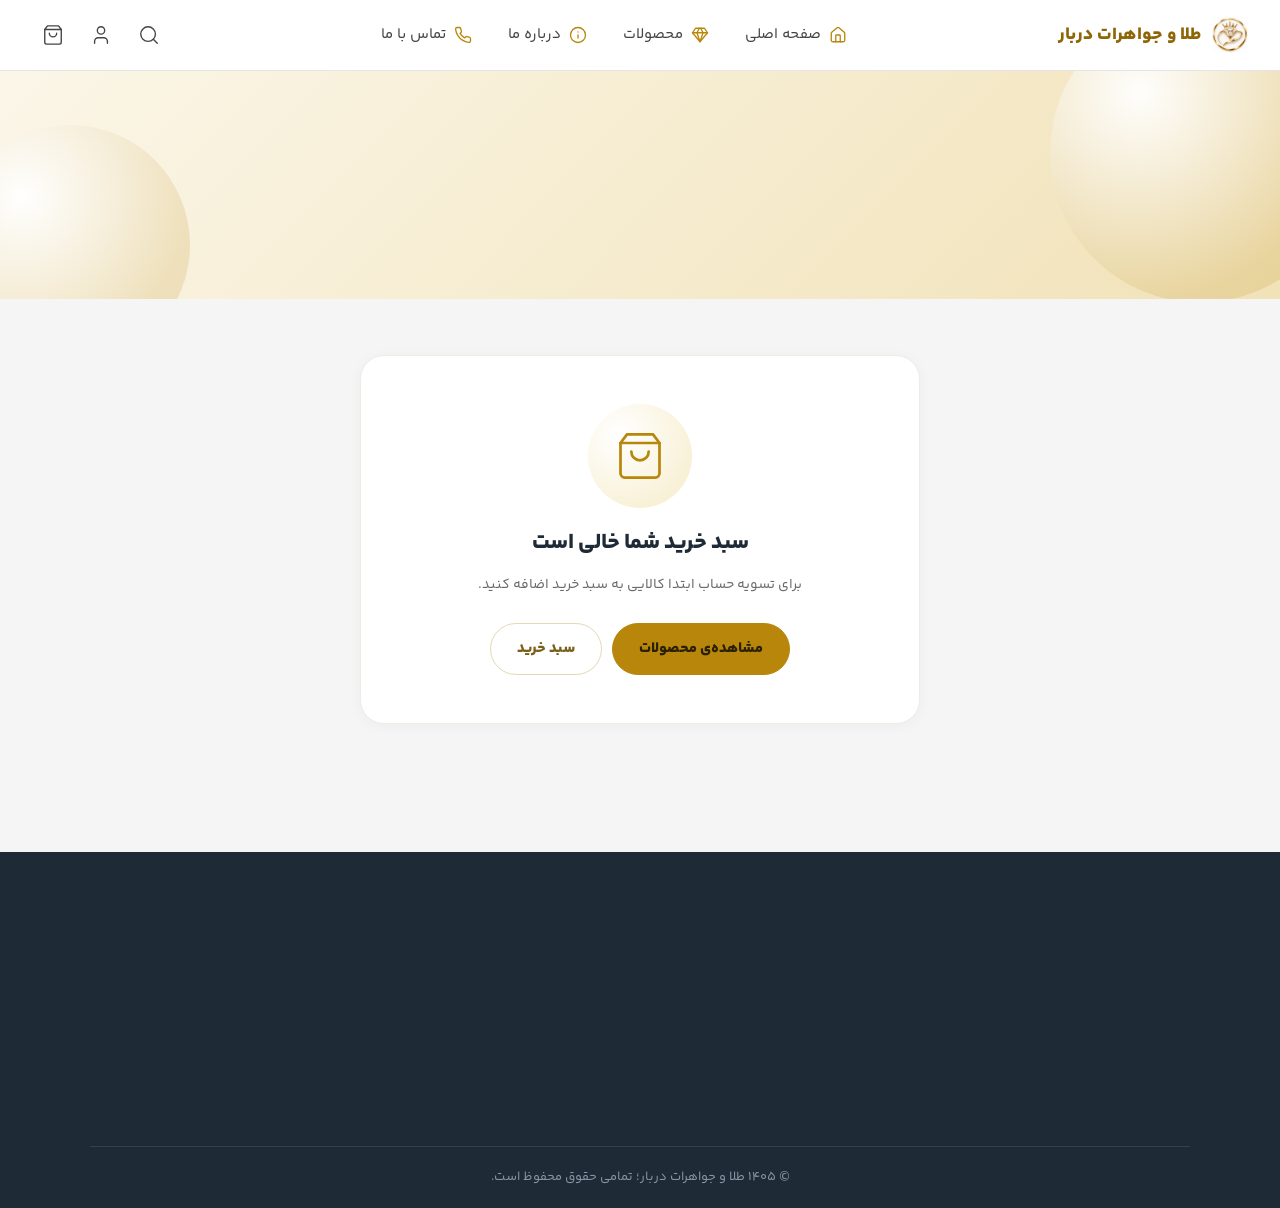
<file: checkout.html>
<!DOCTYPE html>
<html lang="fa" dir="rtl">
<head>
    <meta charset="UTF-8">
    <meta name="viewport" content="width=device-width, initial-scale=1.0">
    <title>تسویه حساب | طلا و جواهرات دربار</title>
    <meta name="description" content="اطلاعات تماس و نشانی را وارد کنید، روش ارسال و پرداخت را انتخاب کنید و سفارش خود را در طلا و جواهرات دربار با اطمینان نهایی کنید.">
    <meta name="theme-color" content="#b8860b">
    <link rel="icon" type="image/png" sizes="32x32" href="images/favicon-32.png">
    <link rel="apple-touch-icon" href="images/logo-180.png">
    <meta property="og:type" content="website">
    <meta property="og:locale" content="fa_IR">
    <meta property="og:site_name" content="طلا و جواهرات دربار">
    <meta property="og:title" content="تسویه حساب | طلا و جواهرات دربار">
    <meta property="og:description" content="اطلاعات تماس و نشانی را وارد کنید، روش ارسال و پرداخت را انتخاب کنید و سفارش خود را در طلا و جواهرات دربار با اطمینان نهایی کنید.">
    <meta property="og:url" content="https://afshin7350.github.io/jewelry-shop/checkout.html">
    <meta property="og:image" content="https://afshin7350.github.io/jewelry-shop/images/sitelogo.png">
    <meta property="og:image:alt" content="نشان طلا و جواهرات دربار">
    <link rel="stylesheet" href="style.css">
</head>
<body>
    <a class="skip-link" href="#main-content">رفتن به محتوای اصلی</a>
    <header>
        <button type="button" class="menu-toggle" aria-label="باز کردن منو" aria-expanded="false" aria-controls="main-nav">
            <svg xmlns="http://www.w3.org/2000/svg" width="24" height="24" viewBox="0 0 24 24" fill="none" stroke="currentColor" stroke-width="1.5" stroke-linecap="round" stroke-linejoin="round" aria-hidden="true">
                <line x1="4" x2="20" y1="6" y2="6"></line>
                <line x1="4" x2="20" y1="12" y2="12"></line>
                <line x1="4" x2="20" y1="18" y2="18"></line>
            </svg>
        </button>
        <a href="index.html" class="logo">
            <img src="images/logo-180.png" alt="" width="180" height="180">
            <span>طلا و جواهرات دربار</span>
        </a>
        <nav class="main-nav" id="main-nav">
                <button type="button" class="menu-close" aria-label="بستن منو">
                    <svg xmlns="http://www.w3.org/2000/svg" width="24" height="24" viewBox="0 0 24 24" fill="none" stroke="currentColor" stroke-width="1.5" stroke-linecap="round" stroke-linejoin="round" aria-hidden="true">
                        <path d="M18 6 6 18"></path>
                        <path d="m6 6 12 12"></path>
                    </svg>
                </button>
            <ul>
                <li><a href="index.html"><svg class="nav-icon" xmlns="http://www.w3.org/2000/svg" width="18" height="18" viewBox="0 0 24 24" fill="none" stroke="currentColor" stroke-width="1.75" stroke-linecap="round" stroke-linejoin="round" aria-hidden="true"><path d="M15 21v-8a1 1 0 0 0-1-1h-4a1 1 0 0 0-1 1v8"></path><path d="M3 10a2 2 0 0 1 .709-1.528l7-5.999a2 2 0 0 1 2.582 0l7 5.999A2 2 0 0 1 21 10v9a2 2 0 0 1-2 2H5a2 2 0 0 1-2-2z"></path></svg><span>صفحه اصلی</span></a></li>
                <li><a href="shop.html"><svg class="nav-icon" xmlns="http://www.w3.org/2000/svg" width="18" height="18" viewBox="0 0 24 24" fill="none" stroke="currentColor" stroke-width="1.75" stroke-linecap="round" stroke-linejoin="round" aria-hidden="true"><path d="M6 3h12l4 6-10 12L2 9Z"></path><path d="M11 3 8 9l4 12 4-12-3-6"></path><path d="M2 9h20"></path></svg><span>محصولات</span></a></li>
                <li><a href="about.html"><svg class="nav-icon" xmlns="http://www.w3.org/2000/svg" width="18" height="18" viewBox="0 0 24 24" fill="none" stroke="currentColor" stroke-width="1.75" stroke-linecap="round" stroke-linejoin="round" aria-hidden="true"><circle cx="12" cy="12" r="10"></circle><path d="M12 16v-4"></path><path d="M12 8h.01"></path></svg><span>درباره ما</span></a></li>
                <li><a href="contact.html"><svg class="nav-icon" xmlns="http://www.w3.org/2000/svg" width="18" height="18" viewBox="0 0 24 24" fill="none" stroke="currentColor" stroke-width="1.75" stroke-linecap="round" stroke-linejoin="round" aria-hidden="true"><path d="M22 16.92v3a2 2 0 0 1-2.18 2 19.79 19.79 0 0 1-8.63-3.07 19.5 19.5 0 0 1-6-6 19.79 19.79 0 0 1-3.07-8.67A2 2 0 0 1 4.11 2h3a2 2 0 0 1 2 1.72 12.84 12.84 0 0 0 .7 2.81 2 2 0 0 1-.45 2.11L8.09 9.91a16 16 0 0 0 6 6l1.27-1.27a2 2 0 0 1 2.11-.45 12.84 12.84 0 0 0 2.81.7A2 2 0 0 1 22 16.92z"></path></svg><span>تماس با ما</span></a></li>
            </ul>
        </nav>
        <div class="header-actions">
            <button type="button" class="icon-btn" aria-label="جستجو">
                <svg xmlns="http://www.w3.org/2000/svg" width="22" height="22" viewBox="0 0 24 24" fill="none" stroke="currentColor" stroke-width="1.5" stroke-linecap="round" stroke-linejoin="round" aria-hidden="true">
                    <circle cx="11" cy="11" r="8"></circle>
                    <path d="m21 21-4.3-4.3"></path>
                </svg>
            </button>
            <a href="account.html" class="icon-btn" aria-label="حساب کاربری">
                <svg xmlns="http://www.w3.org/2000/svg" width="22" height="22" viewBox="0 0 24 24" fill="none" stroke="currentColor" stroke-width="1.5" stroke-linecap="round" stroke-linejoin="round" aria-hidden="true">
                    <path d="M19 21v-2a4 4 0 0 0-4-4H9a4 4 0 0 0-4 4v2"></path>
                    <circle cx="12" cy="7" r="4"></circle>
                </svg>
            </a>
            <button type="button" class="icon-btn" aria-label="سبد خرید">
                <svg xmlns="http://www.w3.org/2000/svg" width="22" height="22" viewBox="0 0 24 24" fill="none" stroke="currentColor" stroke-width="1.5" stroke-linecap="round" stroke-linejoin="round" aria-hidden="true">
                    <path d="M6 2 3 6v14a2 2 0 0 0 2 2h14a2 2 0 0 0 2-2V6l-3-4Z"></path>
                    <path d="M3 6h18"></path>
                    <path d="M16 10a4 4 0 0 1-8 0"></path>
                </svg>
                <span class="cart-count">0</span>
            </button>
        </div>
    </header>
    <div class="menu-overlay" aria-hidden="true"></div>

    <main id="main-content">
        <section class="shop-hero" data-parallax>
            <div class="shop-hero-inner reveal stagger">
                <ol class="shop-crumbs">
                    <li><a href="index.html">صفحه اصلی</a></li>
                    <li><a href="cart.html">سبد خرید</a></li>
                    <li aria-current="page">تسویه حساب</li>
                </ol>
                <h1 class="shop-title">تسویه حساب</h1>
                <p class="shop-lead">در سه مرحله‌ی ساده، سفارش خود را با اطمینان کامل ثبت کنید.</p>
            </div>
        </section>

        <section class="co" aria-label="تسویه حساب">
            <noscript>
                <p class="cp-noscript">برای تکمیل خرید، جاوااسکریپت مرورگر را فعال کنید.</p>
            </noscript>

            <div class="cp-empty co-empty" hidden>
                <span class="cp-empty-icon" aria-hidden="true">
                    <svg xmlns="http://www.w3.org/2000/svg" width="52" height="52" viewBox="0 0 24 24" fill="none" stroke="currentColor" stroke-width="1.25" stroke-linecap="round" stroke-linejoin="round">
                        <path d="M6 2 3 6v14a2 2 0 0 0 2 2h14a2 2 0 0 0 2-2V6l-3-4Z"></path>
                        <path d="M3 6h18"></path>
                        <path d="M16 10a4 4 0 0 1-8 0"></path>
                    </svg>
                </span>
                <h2 class="cp-empty-title">سبد خرید شما خالی است</h2>
                <p class="cp-empty-text">برای تسویه حساب ابتدا کالایی به سبد خرید اضافه کنید.</p>
                <div class="cp-empty-actions">
                    <a href="shop.html" class="cp-btn">مشاهده‌ی محصولات</a>
                    <a href="cart.html" class="cp-btn cp-btn--ghost">سبد خرید</a>
                </div>
            </div>

            <div class="co-wrap">
                <ol class="co-steps" aria-label="مراحل خرید">
                    <li class="co-step is-active" data-step="1"><span class="co-step-num">۱</span><span class="co-step-label">اطلاعات تماس</span></li>
                    <li class="co-step" data-step="2"><span class="co-step-num">۲</span><span class="co-step-label">آدرس و ارسال</span></li>
                    <li class="co-step" data-step="3"><span class="co-step-num">۳</span><span class="co-step-label">پرداخت و تأیید</span></li>
                </ol>

                <div class="co-layout">
                    <form class="co-form" novalidate>
                        <section class="co-panel is-active" data-panel="1" aria-labelledby="co-title-1">
                            <header class="co-panel-head">
                                <h2 class="co-panel-title" id="co-title-1">اطلاعات تماس</h2>
                                <p class="co-panel-sub">برای هماهنگی ارسال و اطلاع‌رسانی وضعیت سفارش از این اطلاعات استفاده می‌کنیم.</p>
                            </header>
                            <div class="co-grid">
                                <div class="contact-field">
                                    <label for="co-first">نام</label>
                                    <input type="text" id="co-first" name="firstName" autocomplete="given-name" required>
                                    <p class="contact-error" aria-live="polite"></p>
                                </div>
                                <div class="contact-field">
                                    <label for="co-last">نام خانوادگی</label>
                                    <input type="text" id="co-last" name="lastName" autocomplete="family-name" required>
                                    <p class="contact-error" aria-live="polite"></p>
                                </div>
                                <div class="contact-field">
                                    <label for="co-mobile">شماره‌ی موبایل</label>
                                    <input type="tel" id="co-mobile" name="mobile" dir="ltr" inputmode="numeric" maxlength="11" placeholder="۰۹۱۲۳۴۵۶۷۸۹" autocomplete="tel" required>
                                    <p class="contact-error" aria-live="polite"></p>
                                </div>
                                <div class="contact-field">
                                    <label for="co-email">ایمیل <span class="contact-optional">(اختیاری)</span></label>
                                    <input type="email" id="co-email" name="email" dir="ltr" placeholder="name@example.com" autocomplete="email">
                                    <p class="contact-error" aria-live="polite"></p>
                                </div>
                                <div class="contact-field">
                                    <label for="co-national">کد ملی <span class="contact-optional">(برای صدور فاکتور رسمی، اختیاری)</span></label>
                                    <input type="text" id="co-national" name="national" dir="ltr" inputmode="numeric" maxlength="10" placeholder="۱۰ رقم">
                                    <p class="contact-error" aria-live="polite"></p>
                                </div>
                            </div>
                            <div class="co-actions">
                                <a href="cart.html" class="co-back">بازگشت به سبد خرید</a>
                                <button type="button" class="cp-btn" data-next>ادامه: آدرس و ارسال</button>
                            </div>
                        </section>

                        <section class="co-panel" data-panel="2" aria-labelledby="co-title-2" hidden>
                            <header class="co-panel-head">
                                <h2 class="co-panel-title" id="co-title-2">آدرس و روش ارسال</h2>
                                <p class="co-panel-sub">روش دریافت سفارش را انتخاب کنید؛ هزینه‌ی ارسال بلافاصله در خلاصه‌ی سفارش به‌روز می‌شود.</p>
                            </header>

                            <fieldset class="co-fieldset">
                                <legend class="co-legend">روش ارسال</legend>
                                <div class="co-options co-methods"></div>
                            </fieldset>

                            <div class="co-pickup" hidden>
                                <strong>آدرس فروشگاه</strong>
                                <p>تهران، خیابان نمونه، پلاک ۰ · همه‌روزه ۱۰ تا ۲۰ · هنگام تحویل، کارت ملی و شماره‌ی سفارش همراه داشته باشید.</p>
                            </div>

                            <div class="co-address">
                                <fieldset class="co-fieldset">
                                    <legend class="co-legend">آدرس تحویل</legend>
                                    <div class="co-grid">
                                        <div class="contact-field">
                                            <label for="co-province">استان</label>
                                            <select id="co-province" name="province" autocomplete="address-level1" required>
                                                <option value="">انتخاب استان</option>
                                            </select>
                                            <p class="contact-error" aria-live="polite"></p>
                                        </div>
                                        <div class="contact-field">
                                            <label for="co-city">شهر</label>
                                            <input type="text" id="co-city" name="city" autocomplete="address-level2" required>
                                            <p class="contact-error" aria-live="polite"></p>
                                        </div>
                                        <div class="contact-field">
                                            <label for="co-postal">کد پستی</label>
                                            <input type="text" id="co-postal" name="postal" dir="ltr" inputmode="numeric" maxlength="10" placeholder="۱۰ رقم بدون خط تیره" autocomplete="postal-code" required>
                                            <p class="contact-error" aria-live="polite"></p>
                                        </div>
                                        <div class="contact-field contact-field--full">
                                            <label for="co-address">نشانی کامل</label>
                                            <textarea id="co-address" name="address" rows="3" placeholder="خیابان، کوچه، پلاک، واحد" autocomplete="street-address" required></textarea>
                                            <p class="contact-error" aria-live="polite"></p>
                                        </div>
                                    </div>
                                </fieldset>
                            </div>

                            <label class="co-check">
                                <input type="checkbox" name="otherReceiver">
                                <span class="co-check-box" aria-hidden="true"></span>
                                <span>تحویل‌گیرنده شخص دیگری است</span>
                            </label>
                            <div class="co-grid co-receiver" hidden>
                                <div class="contact-field">
                                    <label for="co-rname">نام و نام خانوادگی گیرنده</label>
                                    <input type="text" id="co-rname" name="receiverName">
                                    <p class="contact-error" aria-live="polite"></p>
                                </div>
                                <div class="contact-field">
                                    <label for="co-rmobile">موبایل گیرنده</label>
                                    <input type="tel" id="co-rmobile" name="receiverMobile" dir="ltr" inputmode="numeric" maxlength="11" placeholder="۰۹۱۲۳۴۵۶۷۸۹">
                                    <p class="contact-error" aria-live="polite"></p>
                                </div>
                            </div>

                            <div class="co-extras">
                                <label class="co-check">
                                    <input type="checkbox" name="gift">
                                    <span class="co-check-box" aria-hidden="true"></span>
                                    <span>بسته‌بندی هدیه با جعبه‌ی مخمل <em>(رایگان)</em></span>
                                </label>
                                <div class="contact-field contact-field--full co-gift" hidden>
                                    <label for="co-gift-text">متن کارت تبریک <span class="contact-optional">(اختیاری)</span></label>
                                    <textarea id="co-gift-text" name="giftText" rows="2" maxlength="200" placeholder="مثلاً: تولدت مبارک عزیزم"></textarea>
                                    <p class="co-counter"><span>۰</span> از ۲۰۰</p>
                                </div>
                                <div class="contact-field contact-field--full">
                                    <label for="co-note">توضیحات سفارش <span class="contact-optional">(اختیاری)</span></label>
                                    <textarea id="co-note" name="note" rows="2" maxlength="300" placeholder="ساعت مناسب تحویل یا نکته‌ای که باید بدانیم"></textarea>
                                </div>
                            </div>

                            <div class="co-actions">
                                <button type="button" class="co-back" data-prev>مرحله‌ی قبل</button>
                                <button type="button" class="cp-btn" data-next>ادامه: پرداخت</button>
                            </div>
                        </section>

                        <section class="co-panel" data-panel="3" aria-labelledby="co-title-3" hidden>
                            <header class="co-panel-head">
                                <h2 class="co-panel-title" id="co-title-3">پرداخت و تأیید نهایی</h2>
                                <p class="co-panel-sub">روش پرداخت را انتخاب و اطلاعات سفارش را یک بار دیگر مرور کنید.</p>
                            </header>

                            <fieldset class="co-fieldset">
                                <legend class="co-legend">روش پرداخت</legend>
                                <div class="co-options co-pay"></div>
                            </fieldset>

                            <div class="co-cardinfo" hidden>
                                <p>مبلغ سفارش را به شماره‌ی کارت زیر واریز کنید و تصویر رسید را از طریق تماس یا پیام‌رسان برای ما ارسال کنید.</p>
                                <strong dir="ltr">6037-9999-0000-0000</strong>
                                <small>به نام فروشگاه طلا و جواهرات دربار (اطلاعات نمونه)</small>
                            </div>

                            <div class="co-review"></div>

                            <label class="co-check co-terms">
                                <input type="checkbox" name="terms" required>
                                <span class="co-check-box" aria-hidden="true"></span>
                                <span>قوانین و مقررات خرید و شرایط بازگشت کالا را خوانده‌ام و می‌پذیرم.</span>
                            </label>
                            <p class="contact-error co-terms-error" aria-live="polite"></p>

                            <div class="co-actions">
                                <button type="button" class="co-back" data-prev>مرحله‌ی قبل</button>
                                <button type="submit" class="cp-btn co-submit"><span class="co-submit-label">ثبت سفارش و پرداخت</span></button>
                            </div>
                        </section>
                    </form>

                    <aside class="co-side">
                        <div class="cp-box co-summary">
                            <div class="co-summary-head">
                                <h2 class="cp-box-title">سفارش شما</h2>
                                <a href="cart.html" class="co-edit">ویرایش سبد</a>
                            </div>
                            <ul class="co-items"></ul>

                            <div class="co-coupon">
                                <form class="cp-coupon-form" novalidate>
                                    <input type="text" class="cp-coupon-input" dir="ltr" placeholder="کد تخفیف" aria-label="کد تخفیف" autocomplete="off" spellcheck="false">
                                    <button type="submit" class="cp-btn cp-btn--sm">اعمال</button>
                                </form>
                                <p class="cp-coupon-msg" role="status"></p>
                                <div class="cp-coupon-applied" hidden>
                                    <span class="cp-coupon-chip"><b></b><small></small></span>
                                    <button type="button" class="cp-coupon-remove">حذف کد</button>
                                </div>
                            </div>

                            <dl class="cp-rows">
                                <div class="cp-row"><dt>جمع کالاها <span class="co-sum-count"></span></dt><dd class="co-sum-subtotal"></dd></div>
                                <div class="cp-row cp-row--discount" hidden><dt>تخفیف <span class="co-sum-code"></span></dt><dd class="co-sum-discount"></dd></div>
                                <div class="cp-row"><dt>هزینه‌ی ارسال</dt><dd class="co-sum-shipping"></dd></div>
                            </dl>
                            <div class="cp-total">
                                <span>مبلغ قابل پرداخت</span>
                                <strong class="co-sum-total"></strong>
                            </div>
                            <ul class="cp-trust">
                                <li>
                                    <svg xmlns="http://www.w3.org/2000/svg" width="18" height="18" viewBox="0 0 24 24" fill="none" stroke="currentColor" stroke-width="1.75" stroke-linecap="round" stroke-linejoin="round" aria-hidden="true"><rect width="18" height="11" x="3" y="11" rx="2" ry="2"></rect><path d="M7 11V7a5 5 0 0 1 10 0v4"></path></svg>
                                    پرداخت امن و رمزگذاری‌شده
                                </li>
                                <li>
                                    <svg xmlns="http://www.w3.org/2000/svg" width="18" height="18" viewBox="0 0 24 24" fill="none" stroke="currentColor" stroke-width="1.75" stroke-linecap="round" stroke-linejoin="round" aria-hidden="true"><path d="M20 13c0 5-3.5 7.5-7.66 8.95a1 1 0 0 1-.67-.01C7.5 20.5 4 18 4 13V6a1 1 0 0 1 1-1c2 0 4.5-1.2 6.24-2.72a1.17 1.17 0 0 1 1.52 0C14.51 3.81 17 5 19 5a1 1 0 0 1 1 1z"></path><path d="m9 12 2 2 4-4"></path></svg>
                                    گواهی اصالت همراه هر کالا
                                </li>
                            </ul>
                        </div>
                    </aside>
                </div>
            </div>

            <div class="co-success" hidden tabindex="-1">
                <div class="co-success-card">
                    <span class="co-success-icon" aria-hidden="true">
                        <svg xmlns="http://www.w3.org/2000/svg" width="40" height="40" viewBox="0 0 24 24" fill="none" stroke="currentColor" stroke-width="2.25" stroke-linecap="round" stroke-linejoin="round"><path d="M20 6 9 17l-5-5"></path></svg>
                    </span>
                    <h2 class="co-success-title">سفارش شما با موفقیت ثبت شد</h2>
                    <p class="co-success-text"></p>
                    <dl class="co-success-meta">
                        <div><dt>شماره‌ی سفارش</dt><dd class="co-order-id" dir="ltr"></dd></div>
                        <div><dt>تاریخ ثبت</dt><dd class="co-order-date"></dd></div>
                        <div><dt>مبلغ سفارش</dt><dd class="co-order-total"></dd></div>
                        <div><dt>وضعیت پرداخت</dt><dd class="co-order-status"></dd></div>
                    </dl>
                    <div class="co-success-detail"></div>
                    <div class="co-success-actions">
                        <a href="shop.html" class="cp-btn">ادامه‌ی خرید</a>
                        <button type="button" class="cp-btn cp-btn--ghost co-print">چاپ فاکتور</button>
                        <a href="index.html" class="cp-btn cp-btn--ghost">صفحه‌ی اصلی</a>
                    </div>
                </div>
            </div>
        </section>
    </main>

    <div class="co-gateway" role="dialog" aria-modal="true" aria-labelledby="co-gw-title" hidden>
        <div class="co-gateway-card">
            <div class="co-gateway-load">
                <span class="co-spinner" aria-hidden="true"></span>
                <p class="co-gateway-msg" role="status">در حال اتصال به درگاه پرداخت امن…</p>
            </div>
            <div class="co-gateway-pay" hidden>
                <h2 class="co-gateway-title" id="co-gw-title">درگاه پرداخت (نمایشی)</h2>
                <p class="co-gateway-amount">مبلغ قابل پرداخت <strong></strong></p>
                <p class="co-gateway-note">این درگاه صرفاً برای نمایش جریان خرید است و هیچ مبلغی از حساب شما کسر نمی‌شود.</p>
                <button type="button" class="cp-btn cp-btn--block" data-gw="ok">پرداخت موفق</button>
                <button type="button" class="cp-btn cp-btn--ghost cp-btn--block" data-gw="cancel">انصراف از پرداخت</button>
            </div>
        </div>
    </div>

    <footer class="site-footer">
        <div class="footer-grid">
            <div class="footer-col reveal">
                <a href="index.html" class="footer-logo">
                    <img src="images/logo-180.png" alt="" width="180" height="180" loading="lazy">
                    <span>طلا و جواهرات دربار</span>
                </a>
                <p class="footer-about">طلا و جواهر با گواهی اصالت، ارسال بیمه‌شده و ضمانت بازگشت؛ خریدی مطمئن برای لحظه‌های ماندگار.</p>
                <div class="footer-social">
                    <a href="https://instagram.com/" target="_blank" rel="noopener noreferrer" aria-label="اینستاگرام">
                        <svg xmlns="http://www.w3.org/2000/svg" width="18" height="18" viewBox="0 0 24 24" fill="none" stroke="currentColor" stroke-width="1.75" stroke-linecap="round" stroke-linejoin="round" aria-hidden="true">
                            <rect width="20" height="20" x="2" y="2" rx="5"></rect>
                            <path d="M16 11.37A4 4 0 1 1 12.63 8 4 4 0 0 1 16 11.37z"></path>
                            <line x1="17.5" x2="17.51" y1="6.5" y2="6.5"></line>
                        </svg>
                    </a>
                    <a href="https://t.me/" target="_blank" rel="noopener noreferrer" aria-label="تلگرام">
                        <svg xmlns="http://www.w3.org/2000/svg" width="18" height="18" viewBox="0 0 24 24" fill="none" stroke="currentColor" stroke-width="1.75" stroke-linecap="round" stroke-linejoin="round" aria-hidden="true">
                            <path d="M14.536 21.686a.5.5 0 0 0 .937-.024l6.5-19a.496.496 0 0 0-.635-.635l-19 6.5a.5.5 0 0 0-.024.937l7.93 3.18a2 2 0 0 1 1.112 1.11z"></path>
                            <path d="m21.854 2.147-10.94 10.939"></path>
                        </svg>
                    </a>
                </div>
            </div>
            <div class="footer-col reveal">
                <h3 class="footer-title">دسترسی سریع</h3>
                <ul class="footer-links">
                    <li><a href="index.html">صفحه اصلی</a></li>
                    <li><a href="shop.html">محصولات</a></li>
                    <li><a href="about.html">درباره ما</a></li>
                    <li><a href="contact.html">تماس با ما</a></li>
                </ul>
            </div>
            <div class="footer-col reveal">
                <h3 class="footer-title">دسته‌بندی‌ها</h3>
                <ul class="footer-links">
                    <li><a href="shop.html?category=rings">انگشتر</a></li>
                    <li><a href="shop.html?category=necklaces">گردنبند</a></li>
                    <li><a href="shop.html?category=earrings">گوشواره</a></li>
                    <li><a href="shop.html?category=bracelets">دستبند</a></li>
                </ul>
            </div>
            <div class="footer-col reveal">
                <h3 class="footer-title">تماس با ما</h3>
                <ul class="footer-contact">
                    <li>
                        <svg xmlns="http://www.w3.org/2000/svg" width="18" height="18" viewBox="0 0 24 24" fill="none" stroke="currentColor" stroke-width="1.75" stroke-linecap="round" stroke-linejoin="round" aria-hidden="true">
                            <path d="M20 10c0 4.993-5.539 10.193-7.399 11.799a1 1 0 0 1-1.202 0C9.539 20.193 4 14.993 4 10a8 8 0 0 1 16 0"></path>
                            <circle cx="12" cy="10" r="3"></circle>
                        </svg>
                        <span>تهران، خیابان نمونه، پلاک ۰</span>
                    </li>
                    <li>
                        <svg xmlns="http://www.w3.org/2000/svg" width="18" height="18" viewBox="0 0 24 24" fill="none" stroke="currentColor" stroke-width="1.75" stroke-linecap="round" stroke-linejoin="round" aria-hidden="true">
                            <path d="M22 16.92v3a2 2 0 0 1-2.18 2 19.79 19.79 0 0 1-8.63-3.07 19.5 19.5 0 0 1-6-6 19.79 19.79 0 0 1-3.07-8.67A2 2 0 0 1 4.11 2h3a2 2 0 0 1 2 1.72 12.84 12.84 0 0 0 .7 2.81 2 2 0 0 1-.45 2.11L8.09 9.91a16 16 0 0 0 6 6l1.27-1.27a2 2 0 0 1 2.11-.45 12.84 12.84 0 0 0 2.81.7A2 2 0 0 1 22 16.92z"></path>
                        </svg>
                        <a href="tel:+982100000000">۰۲۱-۰۰۰۰۰۰۰۰</a>
                    </li>
                </ul>
            </div>
        </div>
        <p class="footer-bottom">© ۱۴۰۵ طلا و جواهرات دربار؛ تمامی حقوق محفوظ است.</p>
    </footer>

    <script src="store.js"></script>
    <script src="checkout.js"></script>
    <script src="script.js"></script>
</body>
</html>
</file>
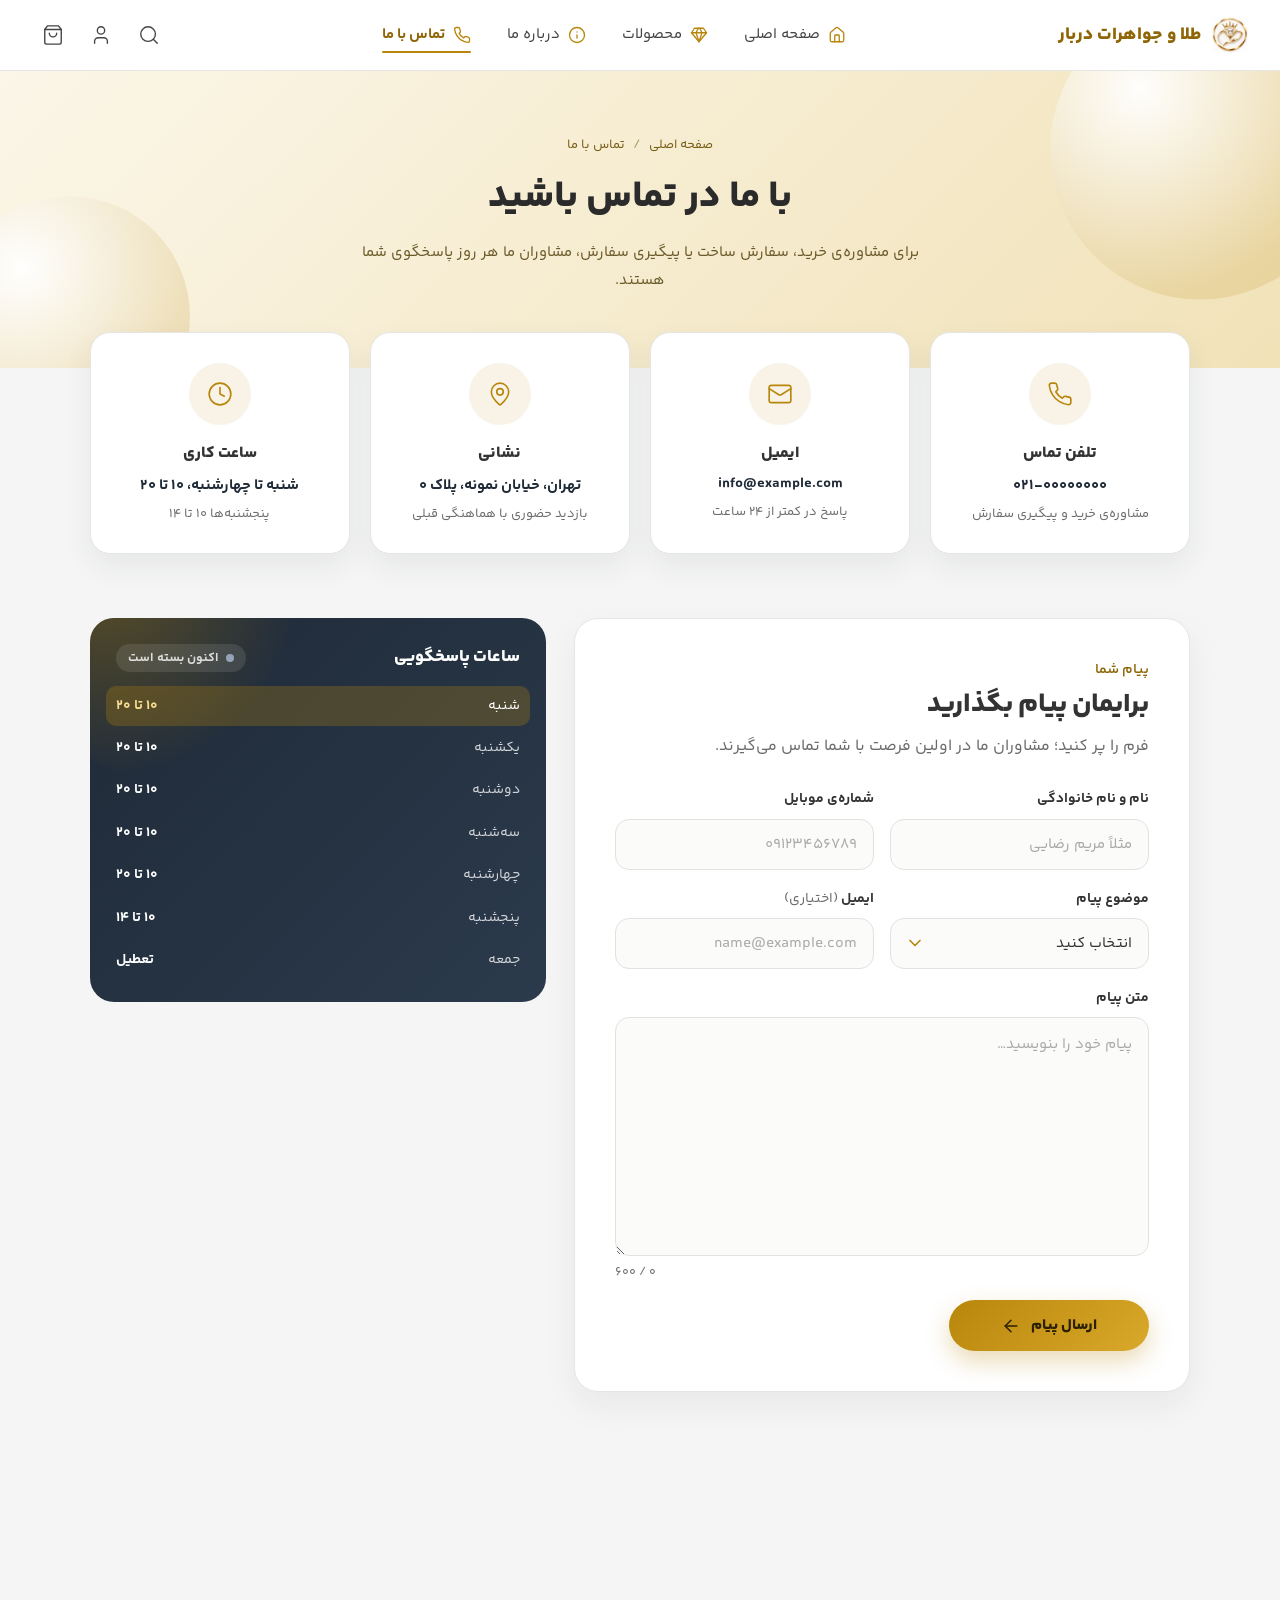
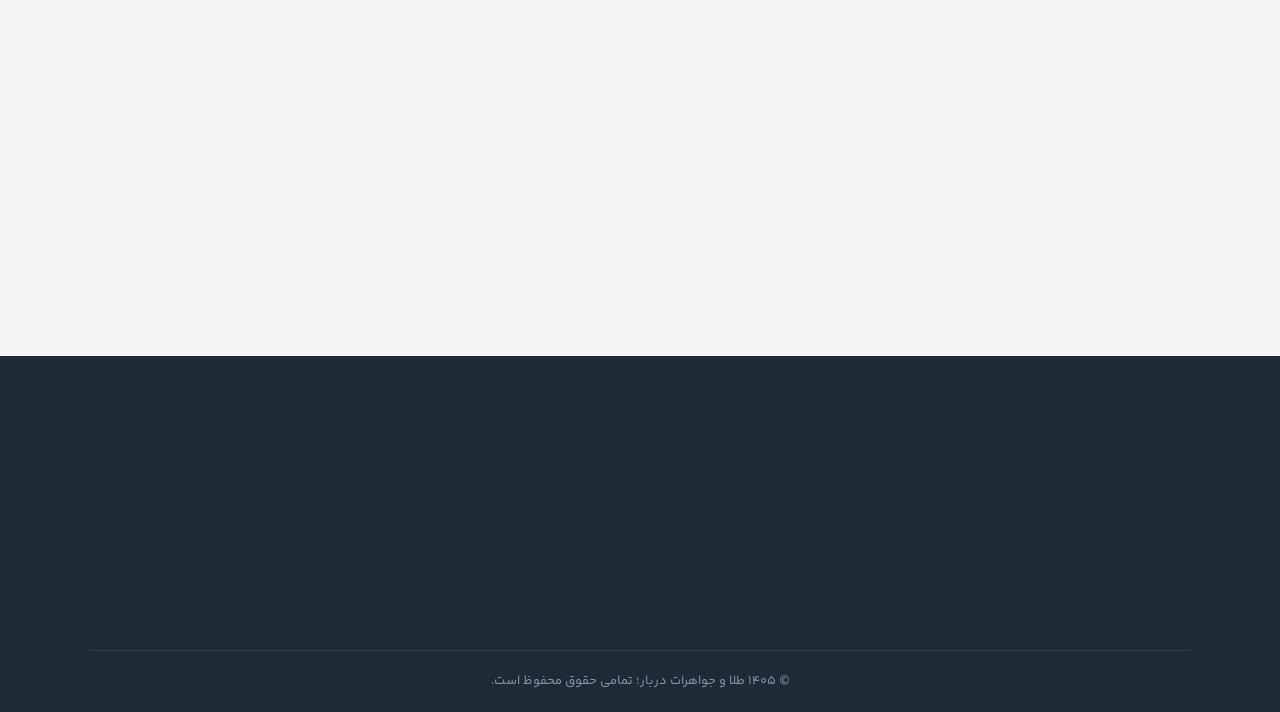
<file: contact.html>
<!DOCTYPE html>
<html lang="fa" dir="rtl">
<head>
    <meta charset="UTF-8">
    <meta name="viewport" content="width=device-width, initial-scale=1.0">
    <title>تماس با ما | طلا و جواهرات دربار</title>
    <meta name="description" content="با طلا و جواهرات دربار در تماس باشید؛ پیام بفرستید، ساعت پاسخگویی و راه‌های ارتباطی را ببینید و برای خرید یا مشاوره‌ی جواهر راهنمایی بگیرید.">
    <meta name="theme-color" content="#b8860b">
    <link rel="icon" type="image/png" sizes="32x32" href="images/favicon-32.png">
    <link rel="apple-touch-icon" href="images/logo-180.png">
    <meta property="og:type" content="website">
    <meta property="og:locale" content="fa_IR">
    <meta property="og:site_name" content="طلا و جواهرات دربار">
    <meta property="og:title" content="تماس با ما | طلا و جواهرات دربار">
    <meta property="og:description" content="با طلا و جواهرات دربار در تماس باشید؛ پیام بفرستید، ساعت پاسخگویی و راه‌های ارتباطی را ببینید و برای خرید یا مشاوره‌ی جواهر راهنمایی بگیرید.">
    <meta property="og:url" content="https://afshin7350.github.io/jewelry-shop/contact.html">
    <meta property="og:image" content="https://afshin7350.github.io/jewelry-shop/images/sitelogo.png">
    <meta property="og:image:alt" content="نشان طلا و جواهرات دربار">
    <link rel="stylesheet" href="style.css">
</head>
<body>
    <a class="skip-link" href="#main-content">رفتن به محتوای اصلی</a>
    <header>
        <button type="button" class="menu-toggle" aria-label="باز کردن منو" aria-expanded="false" aria-controls="main-nav">
            <svg xmlns="http://www.w3.org/2000/svg" width="24" height="24" viewBox="0 0 24 24" fill="none" stroke="currentColor" stroke-width="1.5" stroke-linecap="round" stroke-linejoin="round" aria-hidden="true">
                <line x1="4" x2="20" y1="6" y2="6"></line>
                <line x1="4" x2="20" y1="12" y2="12"></line>
                <line x1="4" x2="20" y1="18" y2="18"></line>
            </svg>
        </button>
        <a href="index.html" class="logo">
            <img src="images/logo-180.png" alt="" width="180" height="180">
            <span>طلا و جواهرات دربار</span>
        </a>
        <nav class="main-nav" id="main-nav">
                <button type="button" class="menu-close" aria-label="بستن منو">
                    <svg xmlns="http://www.w3.org/2000/svg" width="24" height="24" viewBox="0 0 24 24" fill="none" stroke="currentColor" stroke-width="1.5" stroke-linecap="round" stroke-linejoin="round" aria-hidden="true">
                        <path d="M18 6 6 18"></path>
                        <path d="m6 6 12 12"></path>
                    </svg>
                </button>
            <ul>
                <li><a href="index.html"><svg class="nav-icon" xmlns="http://www.w3.org/2000/svg" width="18" height="18" viewBox="0 0 24 24" fill="none" stroke="currentColor" stroke-width="1.75" stroke-linecap="round" stroke-linejoin="round" aria-hidden="true"><path d="M15 21v-8a1 1 0 0 0-1-1h-4a1 1 0 0 0-1 1v8"></path><path d="M3 10a2 2 0 0 1 .709-1.528l7-5.999a2 2 0 0 1 2.582 0l7 5.999A2 2 0 0 1 21 10v9a2 2 0 0 1-2 2H5a2 2 0 0 1-2-2z"></path></svg><span>صفحه اصلی</span></a></li>
                <li><a href="shop.html"><svg class="nav-icon" xmlns="http://www.w3.org/2000/svg" width="18" height="18" viewBox="0 0 24 24" fill="none" stroke="currentColor" stroke-width="1.75" stroke-linecap="round" stroke-linejoin="round" aria-hidden="true"><path d="M6 3h12l4 6-10 12L2 9Z"></path><path d="M11 3 8 9l4 12 4-12-3-6"></path><path d="M2 9h20"></path></svg><span>محصولات</span></a></li>
                <li><a href="about.html"><svg class="nav-icon" xmlns="http://www.w3.org/2000/svg" width="18" height="18" viewBox="0 0 24 24" fill="none" stroke="currentColor" stroke-width="1.75" stroke-linecap="round" stroke-linejoin="round" aria-hidden="true"><circle cx="12" cy="12" r="10"></circle><path d="M12 16v-4"></path><path d="M12 8h.01"></path></svg><span>درباره ما</span></a></li>
                <li><a href="contact.html" aria-current="page"><svg class="nav-icon" xmlns="http://www.w3.org/2000/svg" width="18" height="18" viewBox="0 0 24 24" fill="none" stroke="currentColor" stroke-width="1.75" stroke-linecap="round" stroke-linejoin="round" aria-hidden="true"><path d="M22 16.92v3a2 2 0 0 1-2.18 2 19.79 19.79 0 0 1-8.63-3.07 19.5 19.5 0 0 1-6-6 19.79 19.79 0 0 1-3.07-8.67A2 2 0 0 1 4.11 2h3a2 2 0 0 1 2 1.72 12.84 12.84 0 0 0 .7 2.81 2 2 0 0 1-.45 2.11L8.09 9.91a16 16 0 0 0 6 6l1.27-1.27a2 2 0 0 1 2.11-.45 12.84 12.84 0 0 0 2.81.7A2 2 0 0 1 22 16.92z"></path></svg><span>تماس با ما</span></a></li>
            </ul>
        </nav>
        <div class="header-actions">
            <button type="button" class="icon-btn" aria-label="جستجو">
                <svg xmlns="http://www.w3.org/2000/svg" width="22" height="22" viewBox="0 0 24 24" fill="none" stroke="currentColor" stroke-width="1.5" stroke-linecap="round" stroke-linejoin="round" aria-hidden="true">
                    <circle cx="11" cy="11" r="8"></circle>
                    <path d="m21 21-4.3-4.3"></path>
                </svg>
            </button>
            <a href="account.html" class="icon-btn" aria-label="حساب کاربری">
                <svg xmlns="http://www.w3.org/2000/svg" width="22" height="22" viewBox="0 0 24 24" fill="none" stroke="currentColor" stroke-width="1.5" stroke-linecap="round" stroke-linejoin="round" aria-hidden="true">
                    <path d="M19 21v-2a4 4 0 0 0-4-4H9a4 4 0 0 0-4 4v2"></path>
                    <circle cx="12" cy="7" r="4"></circle>
                </svg>
            </a>
            <button type="button" class="icon-btn" aria-label="سبد خرید">
                <svg xmlns="http://www.w3.org/2000/svg" width="22" height="22" viewBox="0 0 24 24" fill="none" stroke="currentColor" stroke-width="1.5" stroke-linecap="round" stroke-linejoin="round" aria-hidden="true">
                    <path d="M6 2 3 6v14a2 2 0 0 0 2 2h14a2 2 0 0 0 2-2V6l-3-4Z"></path>
                    <path d="M3 6h18"></path>
                    <path d="M16 10a4 4 0 0 1-8 0"></path>
                </svg>
                <span class="cart-count">0</span>
            </button>
        </div>
    </header>
    <div class="menu-overlay" aria-hidden="true"></div>
    <main id="main-content">

    <section class="shop-hero about-hero" data-parallax>
        <div class="shop-hero-inner reveal stagger">
            <ol class="shop-crumbs">
                <li><a href="index.html">صفحه اصلی</a></li>
                <li aria-current="page">تماس با ما</li>
            </ol>
            <h1 class="shop-title">با ما در تماس باشید</h1>
            <p class="shop-lead">برای مشاوره‌ی خرید، سفارش ساخت یا پیگیری سفارش، مشاوران ما هر روز پاسخگوی شما هستند.</p>
        </div>
    </section>

    <section class="contact-info" aria-label="راه‌های ارتباطی">
        <ul class="contact-cards">
            <li class="contact-card reveal">
                <span class="contact-card-icon">
                    <svg xmlns="http://www.w3.org/2000/svg" width="26" height="26" viewBox="0 0 24 24" fill="none" stroke="currentColor" stroke-width="1.5" stroke-linecap="round" stroke-linejoin="round" aria-hidden="true"><path d="M22 16.92v3a2 2 0 0 1-2.18 2 19.79 19.79 0 0 1-8.63-3.07 19.5 19.5 0 0 1-6-6 19.79 19.79 0 0 1-3.07-8.67A2 2 0 0 1 4.11 2h3a2 2 0 0 1 2 1.72 12.84 12.84 0 0 0 .7 2.81 2 2 0 0 1-.45 2.11L8.09 9.91a16 16 0 0 0 6 6l1.27-1.27a2 2 0 0 1 2.11-.45 12.84 12.84 0 0 0 2.81.7A2 2 0 0 1 22 16.92z"></path></svg>
                </span>
                <h2 class="contact-card-title">تلفن تماس</h2>
                <a class="contact-card-link" href="tel:+982100000000">۰۲۱-۰۰۰۰۰۰۰۰</a>
                <p class="contact-card-note">مشاوره‌ی خرید و پیگیری سفارش</p>
            </li>
            <li class="contact-card reveal">
                <span class="contact-card-icon">
                    <svg xmlns="http://www.w3.org/2000/svg" width="26" height="26" viewBox="0 0 24 24" fill="none" stroke="currentColor" stroke-width="1.5" stroke-linecap="round" stroke-linejoin="round" aria-hidden="true"><rect width="20" height="16" x="2" y="4" rx="2"></rect><path d="m22 7-8.97 5.7a1.94 1.94 0 0 1-2.06 0L2 7"></path></svg>
                </span>
                <h2 class="contact-card-title">ایمیل</h2>
                <a class="contact-card-link contact-card-link--latin" href="mailto:info@example.com">info@example.com</a>
                <p class="contact-card-note">پاسخ در کمتر از ۲۴ ساعت</p>
            </li>
            <li class="contact-card reveal">
                <span class="contact-card-icon">
                    <svg xmlns="http://www.w3.org/2000/svg" width="26" height="26" viewBox="0 0 24 24" fill="none" stroke="currentColor" stroke-width="1.5" stroke-linecap="round" stroke-linejoin="round" aria-hidden="true"><path d="M20 10c0 4.993-5.539 10.193-7.399 11.799a1 1 0 0 1-1.202 0C9.539 20.193 4 14.993 4 10a8 8 0 0 1 16 0"></path><circle cx="12" cy="10" r="3"></circle></svg>
                </span>
                <h2 class="contact-card-title">نشانی</h2>
                <p class="contact-card-link">تهران، خیابان نمونه، پلاک ۰</p>
                <p class="contact-card-note">بازدید حضوری با هماهنگی قبلی</p>
            </li>
            <li class="contact-card reveal">
                <span class="contact-card-icon">
                    <svg xmlns="http://www.w3.org/2000/svg" width="26" height="26" viewBox="0 0 24 24" fill="none" stroke="currentColor" stroke-width="1.5" stroke-linecap="round" stroke-linejoin="round" aria-hidden="true"><circle cx="12" cy="12" r="10"></circle><path d="M12 6v6l4 2"></path></svg>
                </span>
                <h2 class="contact-card-title">ساعت کاری</h2>
                <p class="contact-card-link">شنبه تا چهارشنبه، ۱۰ تا ۲۰</p>
                <p class="contact-card-note">پنجشنبه‌ها ۱۰ تا ۱۴</p>
            </li>
        </ul>
    </section>

    <section class="about-section contact-main" aria-labelledby="contact-form-title">
        <div class="contact-layout">
            <div class="contact-form-wrap reveal">
                <p class="section-eyebrow">پیام شما</p>
                <h2 class="contact-form-title" id="contact-form-title">برایمان پیام بگذارید</h2>
                <p class="contact-form-sub">فرم را پر کنید؛ مشاوران ما در اولین فرصت با شما تماس می‌گیرند.</p>

                <form class="contact-form" id="contact-form" novalidate>
                    <div class="contact-field">
                        <label for="cf-name">نام و نام خانوادگی</label>
                        <input type="text" id="cf-name" name="name" autocomplete="name" placeholder="مثلاً مریم رضایی" required aria-describedby="cf-name-error">
                        <p class="contact-error" id="cf-name-error" role="alert"></p>
                    </div>
                    <div class="contact-field">
                        <label for="cf-phone">شماره‌ی موبایل</label>
                        <input type="tel" id="cf-phone" name="phone" inputmode="numeric" autocomplete="tel" dir="ltr" placeholder="۰۹۱۲۳۴۵۶۷۸۹" required aria-describedby="cf-phone-error">
                        <p class="contact-error" id="cf-phone-error" role="alert"></p>
                    </div>
                    <div class="contact-field">
                        <label for="cf-subject">موضوع پیام</label>
                        <select id="cf-subject" name="subject" required aria-describedby="cf-subject-error">
                            <option value="">انتخاب کنید</option>
                            <option value="advice">مشاوره‌ی خرید</option>
                            <option value="custom">سفارش ساخت اختصاصی</option>
                            <option value="order">پیگیری سفارش</option>
                            <option value="return">مرجوعی و خدمات پس از فروش</option>
                            <option value="other">سایر موارد</option>
                        </select>
                        <p class="contact-error" id="cf-subject-error" role="alert"></p>
                    </div>
                    <div class="contact-field">
                        <label for="cf-email">ایمیل <span class="contact-optional">(اختیاری)</span></label>
                        <input type="email" id="cf-email" name="email" autocomplete="email" dir="ltr" placeholder="name@example.com" aria-describedby="cf-email-error">
                        <p class="contact-error" id="cf-email-error" role="alert"></p>
                    </div>
                    <div class="contact-field contact-field--full">
                        <label for="cf-message">متن پیام</label>
                        <textarea id="cf-message" name="message" rows="5" maxlength="600" placeholder="پیام خود را بنویسید…" required aria-describedby="cf-message-error"></textarea>
                        <div class="contact-field-foot">
                            <p class="contact-error" id="cf-message-error" role="alert"></p>
                            <span class="contact-counter" aria-hidden="true"><span id="cf-counter">۰</span> / ۶۰۰</span>
                        </div>
                    </div>
                    <button type="submit" class="contact-submit">
                        <span class="contact-submit-label">ارسال پیام</span>
                        <svg xmlns="http://www.w3.org/2000/svg" width="20" height="20" viewBox="0 0 24 24" fill="none" stroke="currentColor" stroke-width="1.75" stroke-linecap="round" stroke-linejoin="round" aria-hidden="true"><path d="m12 19-7-7 7-7"></path><path d="M19 12H5"></path></svg>
                    </button>
                </form>

                <div class="contact-success" role="status" hidden>
                    <span class="contact-success-icon">
                        <svg xmlns="http://www.w3.org/2000/svg" width="34" height="34" viewBox="0 0 24 24" fill="none" stroke="currentColor" stroke-width="2" stroke-linecap="round" stroke-linejoin="round" aria-hidden="true"><path d="M20 6 9 17l-5-5"></path></svg>
                    </span>
                    <h3>پیام شما ثبت شد</h3>
                    <p>از این‌که با ما در تماس بودید سپاسگزاریم. مشاوران ما به‌زودی با شما تماس می‌گیرند.</p>
                    <button type="button" class="contact-again">ارسال پیام جدید</button>
                </div>
            </div>

            <aside class="contact-side">
                <div class="contact-hours reveal">
                    <div class="contact-hours-head">
                        <h3>ساعات پاسخگویی</h3>
                        <span class="contact-status" id="contact-status"></span>
                    </div>
                    <ul class="contact-hours-list" id="contact-hours">
                        <li data-day="6"><span>شنبه</span><b>۱۰ تا ۲۰</b></li>
                        <li data-day="0"><span>یکشنبه</span><b>۱۰ تا ۲۰</b></li>
                        <li data-day="1"><span>دوشنبه</span><b>۱۰ تا ۲۰</b></li>
                        <li data-day="2"><span>سه‌شنبه</span><b>۱۰ تا ۲۰</b></li>
                        <li data-day="3"><span>چهارشنبه</span><b>۱۰ تا ۲۰</b></li>
                        <li data-day="4"><span>پنجشنبه</span><b>۱۰ تا ۱۴</b></li>
                        <li data-day="5"><span>جمعه</span><b>تعطیل</b></li>
                    </ul>
                </div>

                <div class="contact-map reveal" role="img" aria-label="موقعیت فروشگاه روی نقشه">
                    <span class="contact-map-pin">
                        <svg xmlns="http://www.w3.org/2000/svg" width="30" height="30" viewBox="0 0 24 24" fill="currentColor" aria-hidden="true"><path d="M20 10c0 4.993-5.539 10.193-7.399 11.799a1 1 0 0 1-1.202 0C9.539 20.193 4 14.993 4 10a8 8 0 0 1 16 0"></path><circle cx="12" cy="10" r="3" fill="#ffffff"></circle></svg>
                    </span>
                    <span class="contact-map-label">
                        <strong>فروشگاه مرکزی دربار</strong>
                        <small>تهران، خیابان نمونه، پلاک ۰</small>
                    </span>
                </div>

                <div class="contact-social reveal">
                    <h3>ما را دنبال کنید</h3>
                    <div class="contact-social-links">
                        <a href="https://instagram.com/" target="_blank" rel="noopener noreferrer" aria-label="اینستاگرام">
                            <svg xmlns="http://www.w3.org/2000/svg" width="20" height="20" viewBox="0 0 24 24" fill="none" stroke="currentColor" stroke-width="1.75" stroke-linecap="round" stroke-linejoin="round" aria-hidden="true"><rect width="20" height="20" x="2" y="2" rx="5"></rect><path d="M16 11.37A4 4 0 1 1 12.63 8 4 4 0 0 1 16 11.37z"></path><line x1="17.5" x2="17.51" y1="6.5" y2="6.5"></line></svg>
                            <span>اینستاگرام</span>
                        </a>
                        <a href="https://t.me/" target="_blank" rel="noopener noreferrer" aria-label="تلگرام">
                            <svg xmlns="http://www.w3.org/2000/svg" width="20" height="20" viewBox="0 0 24 24" fill="none" stroke="currentColor" stroke-width="1.75" stroke-linecap="round" stroke-linejoin="round" aria-hidden="true"><path d="M14.536 21.686a.5.5 0 0 0 .937-.024l6.5-19a.496.496 0 0 0-.635-.635l-19 6.5a.5.5 0 0 0-.024.937l7.93 3.18a2 2 0 0 1 1.112 1.11z"></path><path d="m21.854 2.147-10.94 10.939"></path></svg>
                            <span>تلگرام</span>
                        </a>
                    </div>
                </div>
            </aside>
        </div>
    </section>

    <section class="about-section about-faq-section" aria-labelledby="contact-faq-title">
        <div class="section-head reveal">
            <p class="section-eyebrow">پاسخ سریع</p>
            <h2 class="section-title" id="contact-faq-title">شاید پاسخ شما اینجا باشد</h2>
        </div>
        <div class="about-faq reveal">
            <details class="about-faq-item" name="faq" open>
                <summary>
                    <span>سفارشم را چگونه پیگیری کنم؟</span>
                    <svg xmlns="http://www.w3.org/2000/svg" width="20" height="20" viewBox="0 0 24 24" fill="none" stroke="currentColor" stroke-width="1.75" stroke-linecap="round" stroke-linejoin="round" aria-hidden="true"><path d="m6 9 6 6 6-6"></path></svg>
                </summary>
                <p>پس از ارسال، کد رهگیری برای شما پیامک می‌شود. اگر پیامکی دریافت نکردید، از فرم بالا با موضوع «پیگیری سفارش» پیام بگذارید.</p>
            </details>
            <details class="about-faq-item" name="faq">
                <summary>
                    <span>آیا بازدید حضوری امکان‌پذیر است؟</span>
                    <svg xmlns="http://www.w3.org/2000/svg" width="20" height="20" viewBox="0 0 24 24" fill="none" stroke="currentColor" stroke-width="1.75" stroke-linecap="round" stroke-linejoin="round" aria-hidden="true"><path d="m6 9 6 6 6-6"></path></svg>
                </summary>
                <p>بله. برای این‌که مشاور مخصوص شما در فروشگاه حضور داشته باشد، پیش از آمدن تماس بگیرید یا وقت هماهنگ کنید.</p>
            </details>
            <details class="about-faq-item" name="faq">
                <summary>
                    <span>برای ساخت سفارشی چه چیزی لازم است؟</span>
                    <svg xmlns="http://www.w3.org/2000/svg" width="20" height="20" viewBox="0 0 24 24" fill="none" stroke="currentColor" stroke-width="1.75" stroke-linecap="round" stroke-linejoin="round" aria-hidden="true"><path d="m6 9 6 6 6-6"></path></svg>
                </summary>
                <p>یک تصویر یا توضیح از طرح مورد نظر کافی است. استادکاران ما هزینه و زمان ساخت را پیش از شروع اعلام می‌کنند.</p>
            </details>
        </div>
    </section>

    </main>

    <footer class="site-footer">
        <div class="footer-grid">
            <div class="footer-col reveal">
                <a href="index.html" class="footer-logo">
                    <img src="images/logo-180.png" alt="" width="180" height="180" loading="lazy">
                    <span>طلا و جواهرات دربار</span>
                </a>
                <p class="footer-about">طلا و جواهر با گواهی اصالت، ارسال بیمه‌شده و ضمانت بازگشت؛ خریدی مطمئن برای لحظه‌های ماندگار.</p>
                <div class="footer-social">
                    <a href="https://instagram.com/" target="_blank" rel="noopener noreferrer" aria-label="اینستاگرام">
                        <svg xmlns="http://www.w3.org/2000/svg" width="18" height="18" viewBox="0 0 24 24" fill="none" stroke="currentColor" stroke-width="1.75" stroke-linecap="round" stroke-linejoin="round" aria-hidden="true">
                            <rect width="20" height="20" x="2" y="2" rx="5"></rect>
                            <path d="M16 11.37A4 4 0 1 1 12.63 8 4 4 0 0 1 16 11.37z"></path>
                            <line x1="17.5" x2="17.51" y1="6.5" y2="6.5"></line>
                        </svg>
                    </a>
                    <a href="https://t.me/" target="_blank" rel="noopener noreferrer" aria-label="تلگرام">
                        <svg xmlns="http://www.w3.org/2000/svg" width="18" height="18" viewBox="0 0 24 24" fill="none" stroke="currentColor" stroke-width="1.75" stroke-linecap="round" stroke-linejoin="round" aria-hidden="true">
                            <path d="M14.536 21.686a.5.5 0 0 0 .937-.024l6.5-19a.496.496 0 0 0-.635-.635l-19 6.5a.5.5 0 0 0-.024.937l7.93 3.18a2 2 0 0 1 1.112 1.11z"></path>
                            <path d="m21.854 2.147-10.94 10.939"></path>
                        </svg>
                    </a>
                </div>
            </div>
            <div class="footer-col reveal">
                <h3 class="footer-title">دسترسی سریع</h3>
                <ul class="footer-links">
                    <li><a href="index.html">صفحه اصلی</a></li>
                    <li><a href="shop.html">محصولات</a></li>
                    <li><a href="about.html">درباره ما</a></li>
                    <li><a href="contact.html">تماس با ما</a></li>
                </ul>
            </div>
            <div class="footer-col reveal">
                <h3 class="footer-title">دسته‌بندی‌ها</h3>
                <ul class="footer-links">
                    <li><a href="shop.html?category=rings">انگشتر</a></li>
                    <li><a href="shop.html?category=necklaces">گردنبند</a></li>
                    <li><a href="shop.html?category=earrings">گوشواره</a></li>
                    <li><a href="shop.html?category=bracelets">دستبند</a></li>
                </ul>
            </div>
            <div class="footer-col reveal">
                <h3 class="footer-title">تماس با ما</h3>
                <ul class="footer-contact">
                    <li>
                        <svg xmlns="http://www.w3.org/2000/svg" width="18" height="18" viewBox="0 0 24 24" fill="none" stroke="currentColor" stroke-width="1.75" stroke-linecap="round" stroke-linejoin="round" aria-hidden="true">
                            <path d="M20 10c0 4.993-5.539 10.193-7.399 11.799a1 1 0 0 1-1.202 0C9.539 20.193 4 14.993 4 10a8 8 0 0 1 16 0"></path>
                            <circle cx="12" cy="10" r="3"></circle>
                        </svg>
                        <span>تهران، خیابان نمونه، پلاک ۰</span>
                    </li>
                    <li>
                        <svg xmlns="http://www.w3.org/2000/svg" width="18" height="18" viewBox="0 0 24 24" fill="none" stroke="currentColor" stroke-width="1.75" stroke-linecap="round" stroke-linejoin="round" aria-hidden="true">
                            <path d="M22 16.92v3a2 2 0 0 1-2.18 2 19.79 19.79 0 0 1-8.63-3.07 19.5 19.5 0 0 1-6-6 19.79 19.79 0 0 1-3.07-8.67A2 2 0 0 1 4.11 2h3a2 2 0 0 1 2 1.72 12.84 12.84 0 0 0 .7 2.81 2 2 0 0 1-.45 2.11L8.09 9.91a16 16 0 0 0 6 6l1.27-1.27a2 2 0 0 1 2.11-.45 12.84 12.84 0 0 0 2.81.7A2 2 0 0 1 22 16.92z"></path>
                        </svg>
                        <a href="tel:+982100000000">۰۲۱-۰۰۰۰۰۰۰۰</a>
                    </li>
                </ul>
            </div>
        </div>
        <p class="footer-bottom">© ۱۴۰۵ طلا و جواهرات دربار؛ تمامی حقوق محفوظ است.</p>
    </footer>

    <script src="store.js"></script>
    <script src="script.js"></script>
    <script src="contact.js"></script>
</body>
</html>
</file>
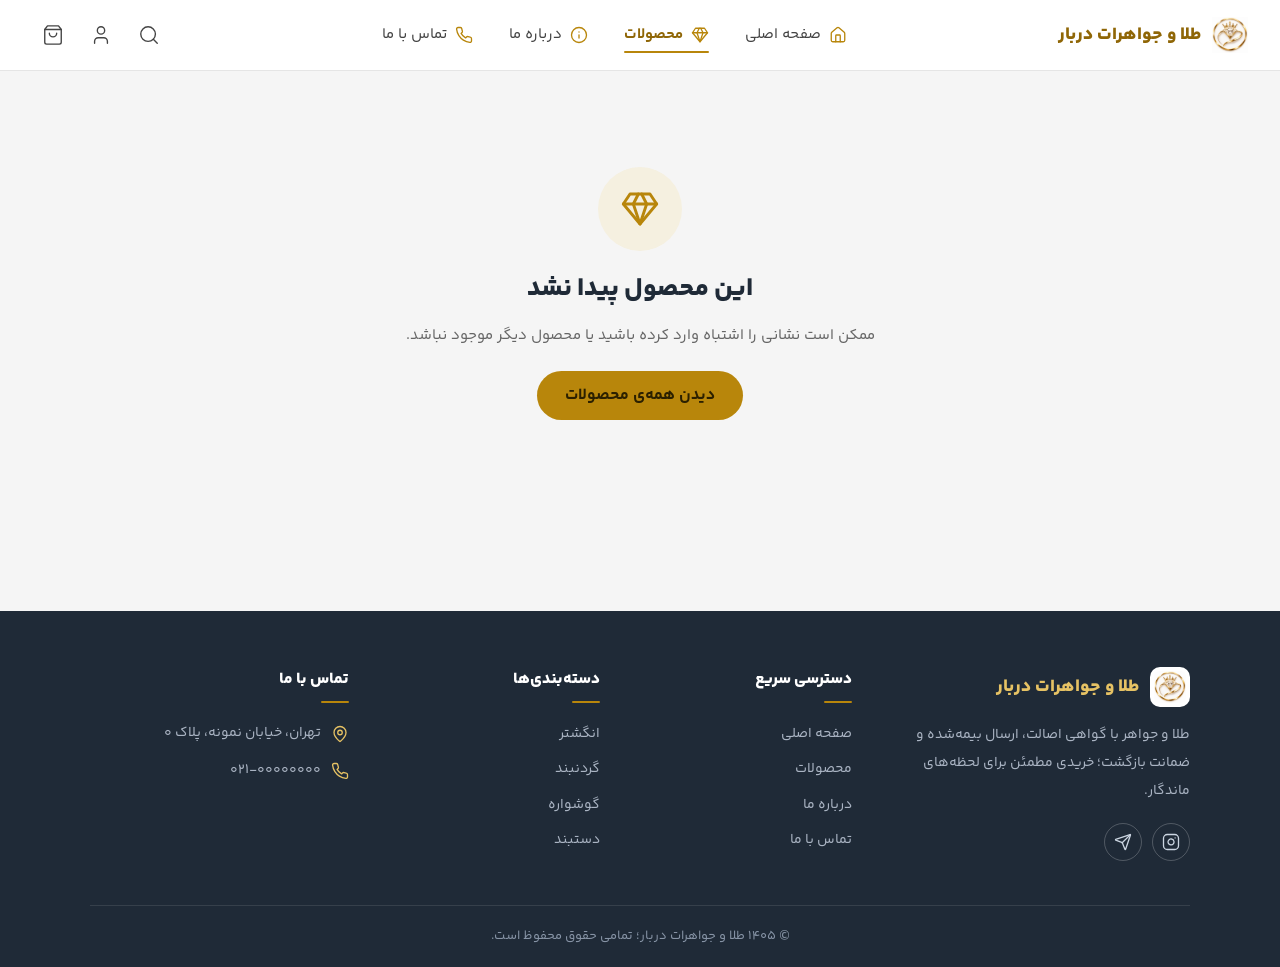
<file: product.html>
<!DOCTYPE html>
<html lang="fa" dir="rtl">
<head>
    <meta charset="UTF-8">
    <meta name="viewport" content="width=device-width, initial-scale=1.0">
    <title>جزئیات محصول | طلا و جواهرات دربار</title>
    <meta name="description" content="عیار، وزن، نگین و قیمت هر قطعه‌ی طلا و جواهرات دربار را ببینید، نظر خریداران را بخوانید و آن را با ارسال بیمه‌شده به سبد خرید اضافه کنید.">
    <meta name="theme-color" content="#b8860b">
    <link rel="icon" type="image/png" sizes="32x32" href="images/favicon-32.png">
    <link rel="apple-touch-icon" href="images/logo-180.png">
    <meta property="og:type" content="website">
    <meta property="og:locale" content="fa_IR">
    <meta property="og:site_name" content="طلا و جواهرات دربار">
    <meta property="og:title" content="جزئیات محصول | طلا و جواهرات دربار">
    <meta property="og:description" content="عیار، وزن، نگین و قیمت هر قطعه‌ی طلا و جواهرات دربار را ببینید، نظر خریداران را بخوانید و آن را با ارسال بیمه‌شده به سبد خرید اضافه کنید.">
    <meta property="og:url" content="https://afshin7350.github.io/jewelry-shop/product.html">
    <meta property="og:image" content="https://afshin7350.github.io/jewelry-shop/images/sitelogo.png">
    <meta property="og:image:alt" content="نشان طلا و جواهرات دربار">
    <link rel="stylesheet" href="style.css">
</head>
<body>
    <a class="skip-link" href="#product-page">رفتن به محتوای اصلی</a>
    <header>
        <button type="button" class="menu-toggle" aria-label="باز کردن منو" aria-expanded="false" aria-controls="main-nav">
            <svg xmlns="http://www.w3.org/2000/svg" width="24" height="24" viewBox="0 0 24 24" fill="none" stroke="currentColor" stroke-width="1.5" stroke-linecap="round" stroke-linejoin="round" aria-hidden="true">
                <line x1="4" x2="20" y1="6" y2="6"></line>
                <line x1="4" x2="20" y1="12" y2="12"></line>
                <line x1="4" x2="20" y1="18" y2="18"></line>
            </svg>
        </button>
        <a href="index.html" class="logo">
            <img src="images/logo-180.png" alt="" width="180" height="180">
            <span>طلا و جواهرات دربار</span>
        </a>
        <nav class="main-nav" id="main-nav">
                <button type="button" class="menu-close" aria-label="بستن منو">
                    <svg xmlns="http://www.w3.org/2000/svg" width="24" height="24" viewBox="0 0 24 24" fill="none" stroke="currentColor" stroke-width="1.5" stroke-linecap="round" stroke-linejoin="round" aria-hidden="true">
                        <path d="M18 6 6 18"></path>
                        <path d="m6 6 12 12"></path>
                    </svg>
                </button>
            <ul>
                <li><a href="index.html"><svg class="nav-icon" xmlns="http://www.w3.org/2000/svg" width="18" height="18" viewBox="0 0 24 24" fill="none" stroke="currentColor" stroke-width="1.75" stroke-linecap="round" stroke-linejoin="round" aria-hidden="true"><path d="M15 21v-8a1 1 0 0 0-1-1h-4a1 1 0 0 0-1 1v8"></path><path d="M3 10a2 2 0 0 1 .709-1.528l7-5.999a2 2 0 0 1 2.582 0l7 5.999A2 2 0 0 1 21 10v9a2 2 0 0 1-2 2H5a2 2 0 0 1-2-2z"></path></svg><span>صفحه اصلی</span></a></li>
                <li><a href="shop.html" aria-current="page"><svg class="nav-icon" xmlns="http://www.w3.org/2000/svg" width="18" height="18" viewBox="0 0 24 24" fill="none" stroke="currentColor" stroke-width="1.75" stroke-linecap="round" stroke-linejoin="round" aria-hidden="true"><path d="M6 3h12l4 6-10 12L2 9Z"></path><path d="M11 3 8 9l4 12 4-12-3-6"></path><path d="M2 9h20"></path></svg><span>محصولات</span></a></li>
                <li><a href="about.html"><svg class="nav-icon" xmlns="http://www.w3.org/2000/svg" width="18" height="18" viewBox="0 0 24 24" fill="none" stroke="currentColor" stroke-width="1.75" stroke-linecap="round" stroke-linejoin="round" aria-hidden="true"><circle cx="12" cy="12" r="10"></circle><path d="M12 16v-4"></path><path d="M12 8h.01"></path></svg><span>درباره ما</span></a></li>
                <li><a href="contact.html"><svg class="nav-icon" xmlns="http://www.w3.org/2000/svg" width="18" height="18" viewBox="0 0 24 24" fill="none" stroke="currentColor" stroke-width="1.75" stroke-linecap="round" stroke-linejoin="round" aria-hidden="true"><path d="M22 16.92v3a2 2 0 0 1-2.18 2 19.79 19.79 0 0 1-8.63-3.07 19.5 19.5 0 0 1-6-6 19.79 19.79 0 0 1-3.07-8.67A2 2 0 0 1 4.11 2h3a2 2 0 0 1 2 1.72 12.84 12.84 0 0 0 .7 2.81 2 2 0 0 1-.45 2.11L8.09 9.91a16 16 0 0 0 6 6l1.27-1.27a2 2 0 0 1 2.11-.45 12.84 12.84 0 0 0 2.81.7A2 2 0 0 1 22 16.92z"></path></svg><span>تماس با ما</span></a></li>
            </ul>
        </nav>
        <div class="header-actions">
            <button type="button" class="icon-btn" aria-label="جستجو">
                <svg xmlns="http://www.w3.org/2000/svg" width="22" height="22" viewBox="0 0 24 24" fill="none" stroke="currentColor" stroke-width="1.5" stroke-linecap="round" stroke-linejoin="round" aria-hidden="true">
                    <circle cx="11" cy="11" r="8"></circle>
                    <path d="m21 21-4.3-4.3"></path>
                </svg>
            </button>
            <a href="account.html" class="icon-btn" aria-label="حساب کاربری">
                <svg xmlns="http://www.w3.org/2000/svg" width="22" height="22" viewBox="0 0 24 24" fill="none" stroke="currentColor" stroke-width="1.5" stroke-linecap="round" stroke-linejoin="round" aria-hidden="true">
                    <path d="M19 21v-2a4 4 0 0 0-4-4H9a4 4 0 0 0-4 4v2"></path>
                    <circle cx="12" cy="7" r="4"></circle>
                </svg>
            </a>
            <button type="button" class="icon-btn" aria-label="سبد خرید">
                <svg xmlns="http://www.w3.org/2000/svg" width="22" height="22" viewBox="0 0 24 24" fill="none" stroke="currentColor" stroke-width="1.5" stroke-linecap="round" stroke-linejoin="round" aria-hidden="true">
                    <path d="M6 2 3 6v14a2 2 0 0 0 2 2h14a2 2 0 0 0 2-2V6l-3-4Z"></path>
                    <path d="M3 6h18"></path>
                    <path d="M16 10a4 4 0 0 1-8 0"></path>
                </svg>
                <span class="cart-count">0</span>
            </button>
        </div>
    </header>
    <div class="menu-overlay" aria-hidden="true"></div>

    <main id="product-page" class="product-page">
        <noscript>
            <p class="pd-noscript">برای مشاهده‌ی این صفحه، جاوااسکریپت مرورگر را فعال کنید.</p>
        </noscript>
    </main>

    <footer class="site-footer">
        <div class="footer-grid">
            <div class="footer-col reveal">
                <a href="index.html" class="footer-logo">
                    <img src="images/logo-180.png" alt="" width="180" height="180" loading="lazy">
                    <span>طلا و جواهرات دربار</span>
                </a>
                <p class="footer-about">طلا و جواهر با گواهی اصالت، ارسال بیمه‌شده و ضمانت بازگشت؛ خریدی مطمئن برای لحظه‌های ماندگار.</p>
                <div class="footer-social">
                    <a href="https://instagram.com/" target="_blank" rel="noopener noreferrer" aria-label="اینستاگرام">
                        <svg xmlns="http://www.w3.org/2000/svg" width="18" height="18" viewBox="0 0 24 24" fill="none" stroke="currentColor" stroke-width="1.75" stroke-linecap="round" stroke-linejoin="round" aria-hidden="true">
                            <rect width="20" height="20" x="2" y="2" rx="5"></rect>
                            <path d="M16 11.37A4 4 0 1 1 12.63 8 4 4 0 0 1 16 11.37z"></path>
                            <line x1="17.5" x2="17.51" y1="6.5" y2="6.5"></line>
                        </svg>
                    </a>
                    <a href="https://t.me/" target="_blank" rel="noopener noreferrer" aria-label="تلگرام">
                        <svg xmlns="http://www.w3.org/2000/svg" width="18" height="18" viewBox="0 0 24 24" fill="none" stroke="currentColor" stroke-width="1.75" stroke-linecap="round" stroke-linejoin="round" aria-hidden="true">
                            <path d="M14.536 21.686a.5.5 0 0 0 .937-.024l6.5-19a.496.496 0 0 0-.635-.635l-19 6.5a.5.5 0 0 0-.024.937l7.93 3.18a2 2 0 0 1 1.112 1.11z"></path>
                            <path d="m21.854 2.147-10.94 10.939"></path>
                        </svg>
                    </a>
                </div>
            </div>
            <div class="footer-col reveal">
                <h3 class="footer-title">دسترسی سریع</h3>
                <ul class="footer-links">
                    <li><a href="index.html">صفحه اصلی</a></li>
                    <li><a href="shop.html">محصولات</a></li>
                    <li><a href="about.html">درباره ما</a></li>
                    <li><a href="contact.html">تماس با ما</a></li>
                </ul>
            </div>
            <div class="footer-col reveal">
                <h3 class="footer-title">دسته‌بندی‌ها</h3>
                <ul class="footer-links">
                    <li><a href="shop.html?category=rings">انگشتر</a></li>
                    <li><a href="shop.html?category=necklaces">گردنبند</a></li>
                    <li><a href="shop.html?category=earrings">گوشواره</a></li>
                    <li><a href="shop.html?category=bracelets">دستبند</a></li>
                </ul>
            </div>
            <div class="footer-col reveal">
                <h3 class="footer-title">تماس با ما</h3>
                <ul class="footer-contact">
                    <li>
                        <svg xmlns="http://www.w3.org/2000/svg" width="18" height="18" viewBox="0 0 24 24" fill="none" stroke="currentColor" stroke-width="1.75" stroke-linecap="round" stroke-linejoin="round" aria-hidden="true">
                            <path d="M20 10c0 4.993-5.539 10.193-7.399 11.799a1 1 0 0 1-1.202 0C9.539 20.193 4 14.993 4 10a8 8 0 0 1 16 0"></path>
                            <circle cx="12" cy="10" r="3"></circle>
                        </svg>
                        <span>تهران، خیابان نمونه، پلاک ۰</span>
                    </li>
                    <li>
                        <svg xmlns="http://www.w3.org/2000/svg" width="18" height="18" viewBox="0 0 24 24" fill="none" stroke="currentColor" stroke-width="1.75" stroke-linecap="round" stroke-linejoin="round" aria-hidden="true">
                            <path d="M22 16.92v3a2 2 0 0 1-2.18 2 19.79 19.79 0 0 1-8.63-3.07 19.5 19.5 0 0 1-6-6 19.79 19.79 0 0 1-3.07-8.67A2 2 0 0 1 4.11 2h3a2 2 0 0 1 2 1.72 12.84 12.84 0 0 0 .7 2.81 2 2 0 0 1-.45 2.11L8.09 9.91a16 16 0 0 0 6 6l1.27-1.27a2 2 0 0 1 2.11-.45 12.84 12.84 0 0 0 2.81.7A2 2 0 0 1 22 16.92z"></path>
                        </svg>
                        <a href="tel:+982100000000">۰۲۱-۰۰۰۰۰۰۰۰</a>
                    </li>
                </ul>
            </div>
        </div>
        <p class="footer-bottom">© ۱۴۰۵ طلا و جواهرات دربار؛ تمامی حقوق محفوظ است.</p>
    </footer>

    <script src="store.js"></script>
    <script src="product.js"></script>
    <script src="script.js"></script>
</body>
</html>
</file>
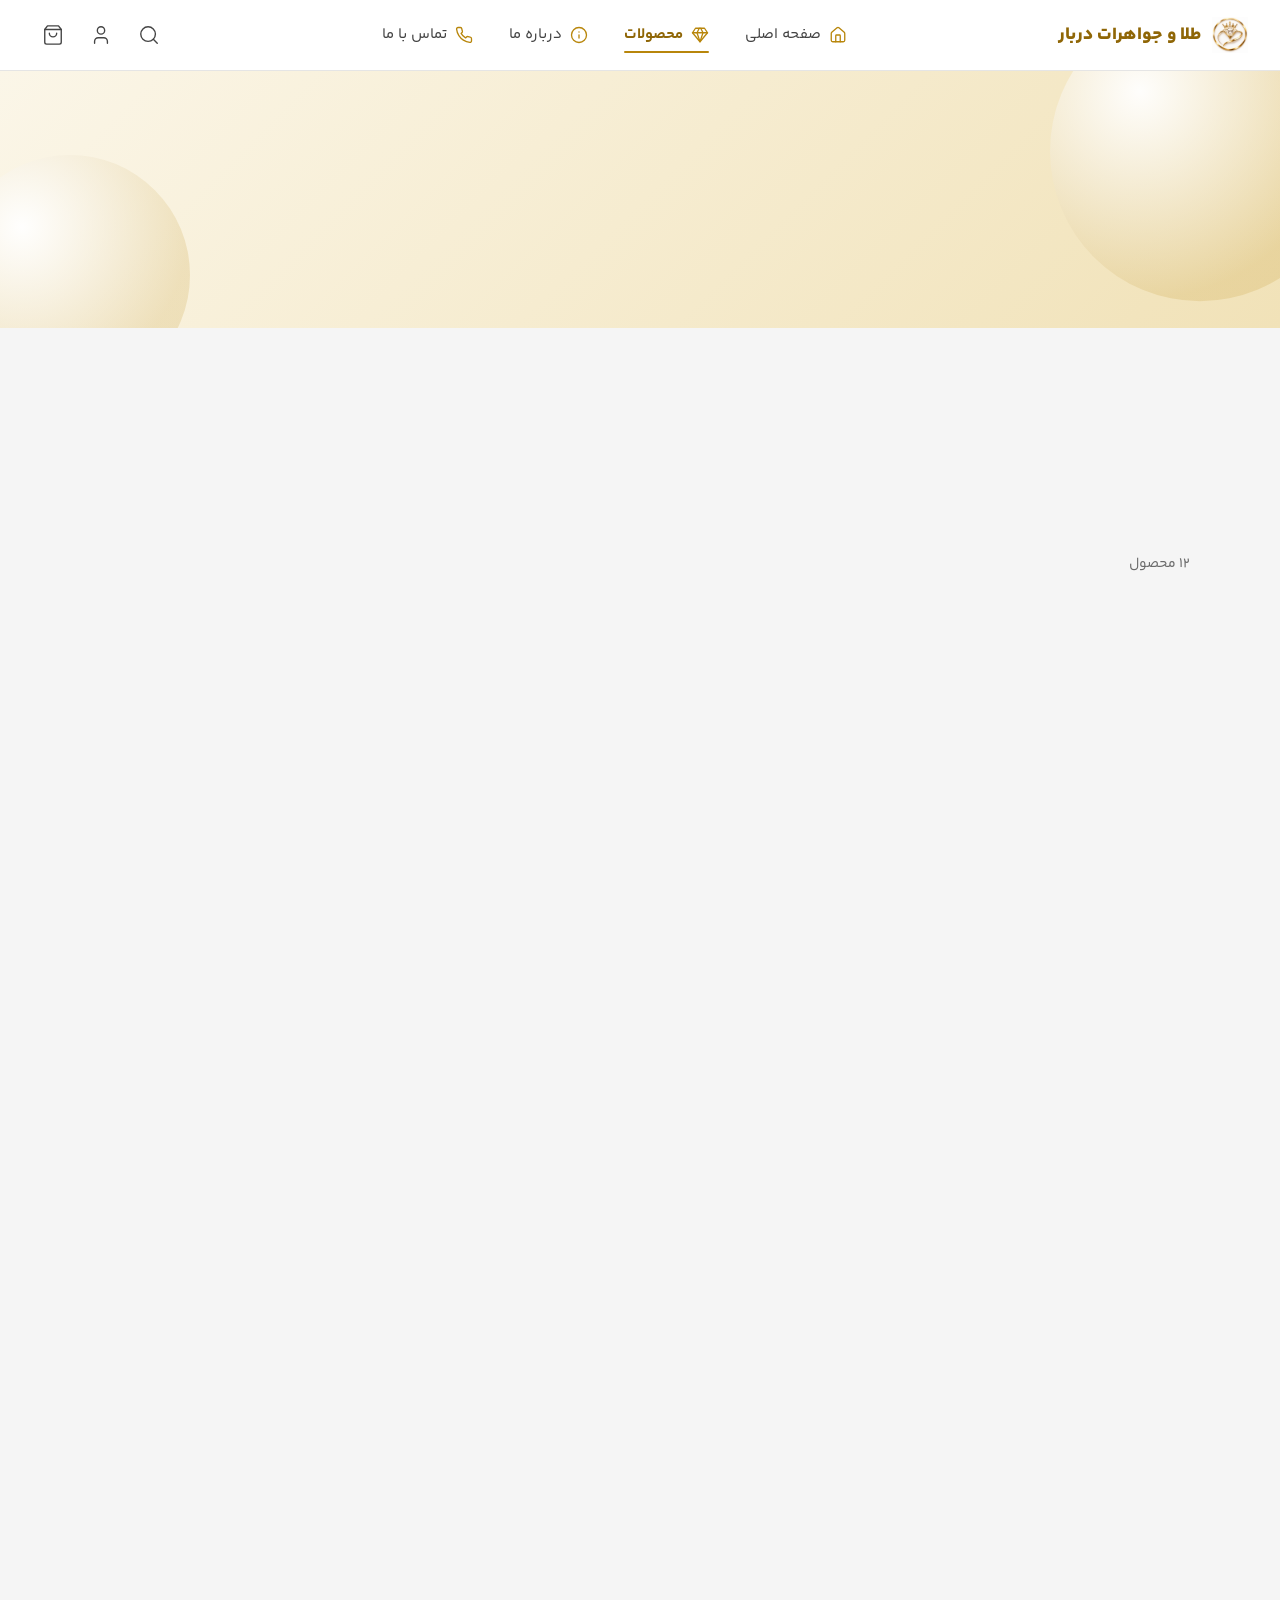
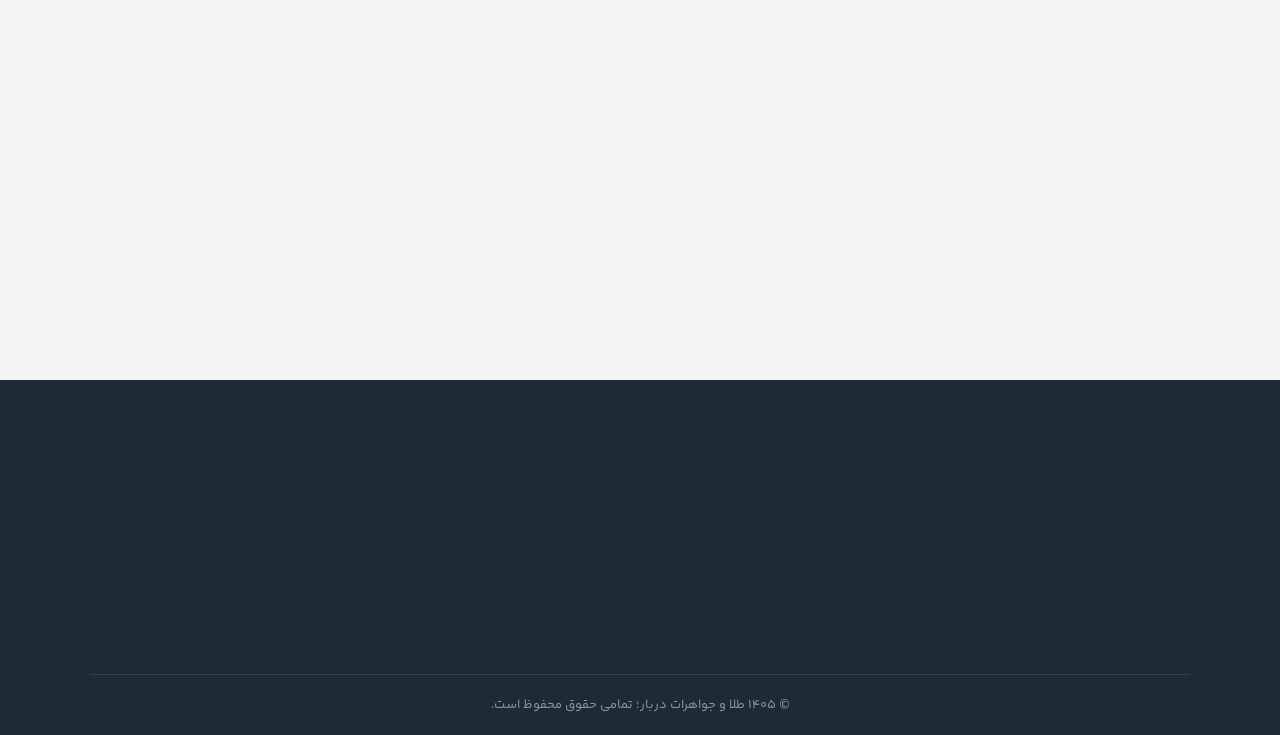
<file: shop.html>
<!DOCTYPE html>
<html lang="fa" dir="rtl">
<head>
    <meta charset="UTF-8">
    <meta name="viewport" content="width=device-width, initial-scale=1.0">
    <title>فروشگاه | طلا و جواهرات دربار</title>
    <meta name="description" content="انگشتر، گردنبند، گوشواره، دستبند و سرویس جواهر را در فروشگاه دربار ببینید؛ با جستجو، مرتب‌سازی و فیلتر قیمت، قطعه‌ی دلخواه خود را راحت پیدا کنید.">
    <meta name="theme-color" content="#b8860b">
    <link rel="icon" type="image/png" sizes="32x32" href="images/favicon-32.png">
    <link rel="apple-touch-icon" href="images/logo-180.png">
    <meta property="og:type" content="website">
    <meta property="og:locale" content="fa_IR">
    <meta property="og:site_name" content="طلا و جواهرات دربار">
    <meta property="og:title" content="فروشگاه | طلا و جواهرات دربار">
    <meta property="og:description" content="انگشتر، گردنبند، گوشواره، دستبند و سرویس جواهر را در فروشگاه دربار ببینید؛ با جستجو، مرتب‌سازی و فیلتر قیمت، قطعه‌ی دلخواه خود را راحت پیدا کنید.">
    <meta property="og:url" content="https://afshin7350.github.io/jewelry-shop/shop.html">
    <meta property="og:image" content="https://afshin7350.github.io/jewelry-shop/images/sitelogo.png">
    <meta property="og:image:alt" content="نشان طلا و جواهرات دربار">
    <link rel="stylesheet" href="style.css">
</head>
<body>
    <a class="skip-link" href="#main-content">رفتن به محتوای اصلی</a>
    <header>
        <button type="button" class="menu-toggle" aria-label="باز کردن منو" aria-expanded="false" aria-controls="main-nav">
            <svg xmlns="http://www.w3.org/2000/svg" width="24" height="24" viewBox="0 0 24 24" fill="none" stroke="currentColor" stroke-width="1.5" stroke-linecap="round" stroke-linejoin="round" aria-hidden="true">
                <line x1="4" x2="20" y1="6" y2="6"></line>
                <line x1="4" x2="20" y1="12" y2="12"></line>
                <line x1="4" x2="20" y1="18" y2="18"></line>
            </svg>
        </button>
        <a href="index.html" class="logo">
            <img src="images/logo-180.png" alt="" width="180" height="180">
            <span>طلا و جواهرات دربار</span>
        </a>
        <nav class="main-nav" id="main-nav">
                <button type="button" class="menu-close" aria-label="بستن منو">
                    <svg xmlns="http://www.w3.org/2000/svg" width="24" height="24" viewBox="0 0 24 24" fill="none" stroke="currentColor" stroke-width="1.5" stroke-linecap="round" stroke-linejoin="round" aria-hidden="true">
                        <path d="M18 6 6 18"></path>
                        <path d="m6 6 12 12"></path>
                    </svg>
                </button>
            <ul>
                <li><a href="index.html"><svg class="nav-icon" xmlns="http://www.w3.org/2000/svg" width="18" height="18" viewBox="0 0 24 24" fill="none" stroke="currentColor" stroke-width="1.75" stroke-linecap="round" stroke-linejoin="round" aria-hidden="true"><path d="M15 21v-8a1 1 0 0 0-1-1h-4a1 1 0 0 0-1 1v8"></path><path d="M3 10a2 2 0 0 1 .709-1.528l7-5.999a2 2 0 0 1 2.582 0l7 5.999A2 2 0 0 1 21 10v9a2 2 0 0 1-2 2H5a2 2 0 0 1-2-2z"></path></svg><span>صفحه اصلی</span></a></li>
                <li><a href="shop.html" aria-current="page"><svg class="nav-icon" xmlns="http://www.w3.org/2000/svg" width="18" height="18" viewBox="0 0 24 24" fill="none" stroke="currentColor" stroke-width="1.75" stroke-linecap="round" stroke-linejoin="round" aria-hidden="true"><path d="M6 3h12l4 6-10 12L2 9Z"></path><path d="M11 3 8 9l4 12 4-12-3-6"></path><path d="M2 9h20"></path></svg><span>محصولات</span></a></li>
                <li><a href="about.html"><svg class="nav-icon" xmlns="http://www.w3.org/2000/svg" width="18" height="18" viewBox="0 0 24 24" fill="none" stroke="currentColor" stroke-width="1.75" stroke-linecap="round" stroke-linejoin="round" aria-hidden="true"><circle cx="12" cy="12" r="10"></circle><path d="M12 16v-4"></path><path d="M12 8h.01"></path></svg><span>درباره ما</span></a></li>
                <li><a href="contact.html"><svg class="nav-icon" xmlns="http://www.w3.org/2000/svg" width="18" height="18" viewBox="0 0 24 24" fill="none" stroke="currentColor" stroke-width="1.75" stroke-linecap="round" stroke-linejoin="round" aria-hidden="true"><path d="M22 16.92v3a2 2 0 0 1-2.18 2 19.79 19.79 0 0 1-8.63-3.07 19.5 19.5 0 0 1-6-6 19.79 19.79 0 0 1-3.07-8.67A2 2 0 0 1 4.11 2h3a2 2 0 0 1 2 1.72 12.84 12.84 0 0 0 .7 2.81 2 2 0 0 1-.45 2.11L8.09 9.91a16 16 0 0 0 6 6l1.27-1.27a2 2 0 0 1 2.11-.45 12.84 12.84 0 0 0 2.81.7A2 2 0 0 1 22 16.92z"></path></svg><span>تماس با ما</span></a></li>
            </ul>
        </nav>
        <div class="header-actions">
            <button type="button" class="icon-btn" aria-label="جستجو">
                <svg xmlns="http://www.w3.org/2000/svg" width="22" height="22" viewBox="0 0 24 24" fill="none" stroke="currentColor" stroke-width="1.5" stroke-linecap="round" stroke-linejoin="round" aria-hidden="true">
                    <circle cx="11" cy="11" r="8"></circle>
                    <path d="m21 21-4.3-4.3"></path>
                </svg>
            </button>
            <a href="account.html" class="icon-btn" aria-label="حساب کاربری">
                <svg xmlns="http://www.w3.org/2000/svg" width="22" height="22" viewBox="0 0 24 24" fill="none" stroke="currentColor" stroke-width="1.5" stroke-linecap="round" stroke-linejoin="round" aria-hidden="true">
                    <path d="M19 21v-2a4 4 0 0 0-4-4H9a4 4 0 0 0-4 4v2"></path>
                    <circle cx="12" cy="7" r="4"></circle>
                </svg>
            </a>
            <button type="button" class="icon-btn" aria-label="سبد خرید">
                <svg xmlns="http://www.w3.org/2000/svg" width="22" height="22" viewBox="0 0 24 24" fill="none" stroke="currentColor" stroke-width="1.5" stroke-linecap="round" stroke-linejoin="round" aria-hidden="true">
                    <path d="M6 2 3 6v14a2 2 0 0 0 2 2h14a2 2 0 0 0 2-2V6l-3-4Z"></path>
                    <path d="M3 6h18"></path>
                    <path d="M16 10a4 4 0 0 1-8 0"></path>
                </svg>
                <span class="cart-count">0</span>
            </button>
        </div>
    </header>
    <div class="menu-overlay" aria-hidden="true"></div>
    <main id="main-content">

    <section class="shop-hero" data-parallax>
        <div class="shop-hero-inner reveal stagger">
            <ol class="shop-crumbs">
                <li><a href="index.html">صفحه اصلی</a></li>
                <li aria-current="page">فروشگاه</li>
            </ol>
            <h1 class="shop-title">فروشگاه طلا و جواهرات</h1>
            <p class="shop-lead">مجموعه کامل انگشتر، گردنبند، گوشواره و دستبند با گواهی اصالت؛ بر اساس سلیقه و بودجه‌ی خود فیلتر کنید.</p>
        </div>
    </section>

    <section class="shop" aria-labelledby="shop-list-title">
        <h2 class="visually-hidden" id="shop-list-title">فهرست محصولات</h2>
        <div class="shop-toolbar reveal">
            <div class="shop-chips" role="group" aria-label="دسته‌بندی محصولات">
                <button type="button" class="shop-chip is-active" data-cat="all" aria-pressed="true">همه <span class="shop-chip-count"></span></button>
                <button type="button" class="shop-chip" data-cat="rings" aria-pressed="false">انگشتر <span class="shop-chip-count"></span></button>
                <button type="button" class="shop-chip" data-cat="gem-rings" aria-pressed="false">انگشتر نگین‌دار <span class="shop-chip-count"></span></button>
                <button type="button" class="shop-chip" data-cat="necklaces" aria-pressed="false">گردنبند <span class="shop-chip-count"></span></button>
                <button type="button" class="shop-chip" data-cat="earrings" aria-pressed="false">گوشواره <span class="shop-chip-count"></span></button>
                <button type="button" class="shop-chip" data-cat="bracelets" aria-pressed="false">دستبند <span class="shop-chip-count"></span></button>
                <button type="button" class="shop-chip" data-cat="sets" aria-pressed="false">سرویس طلا <span class="shop-chip-count"></span></button>
            </div>
            <div class="shop-controls">
                <label class="shop-search">
                    <svg xmlns="http://www.w3.org/2000/svg" width="18" height="18" viewBox="0 0 24 24" fill="none" stroke="currentColor" stroke-width="1.75" stroke-linecap="round" stroke-linejoin="round" aria-hidden="true">
                        <circle cx="11" cy="11" r="8"></circle>
                        <path d="m21 21-4.3-4.3"></path>
                    </svg>
                    <input type="search" class="shop-search-input" placeholder="جستجوی محصول…" aria-label="جستجوی محصول" autocomplete="off">
                </label>
                <label class="shop-field">
                    <span>مرتب‌سازی</span>
                    <select class="shop-sort">
                        <option value="default">پیشنهادی</option>
                        <option value="newest">جدیدترین</option>
                        <option value="price-asc">ارزان‌ترین</option>
                        <option value="price-desc">گران‌ترین</option>
                    </select>
                </label>
                <label class="shop-field shop-price">
                    <span>حداکثر قیمت: <strong class="shop-price-value"></strong></span>
                    <input type="range" class="shop-price-range" aria-label="حداکثر قیمت">
                </label>
            </div>
        </div>

        <p class="shop-count" role="status" aria-live="polite"></p>

        <ul class="product-list shop-list"></ul>

        <div class="shop-empty" hidden>
            <svg xmlns="http://www.w3.org/2000/svg" width="44" height="44" viewBox="0 0 24 24" fill="none" stroke="currentColor" stroke-width="1.5" stroke-linecap="round" stroke-linejoin="round" aria-hidden="true">
                <circle cx="11" cy="11" r="8"></circle>
                <path d="m21 21-4.3-4.3"></path>
                <path d="M8 11h6"></path>
            </svg>
            <p>محصولی با این فیلترها پیدا نشد.</p>
            <button type="button" class="shop-reset">پاک کردن فیلترها</button>
        </div>
    </section>

    </main>

    <footer class="site-footer">
        <div class="footer-grid">
            <div class="footer-col reveal">
                <a href="index.html" class="footer-logo">
                    <img src="images/logo-180.png" alt="" width="180" height="180" loading="lazy">
                    <span>طلا و جواهرات دربار</span>
                </a>
                <p class="footer-about">طلا و جواهر با گواهی اصالت، ارسال بیمه‌شده و ضمانت بازگشت؛ خریدی مطمئن برای لحظه‌های ماندگار.</p>
                <div class="footer-social">
                    <a href="https://instagram.com/" target="_blank" rel="noopener noreferrer" aria-label="اینستاگرام">
                        <svg xmlns="http://www.w3.org/2000/svg" width="18" height="18" viewBox="0 0 24 24" fill="none" stroke="currentColor" stroke-width="1.75" stroke-linecap="round" stroke-linejoin="round" aria-hidden="true">
                            <rect width="20" height="20" x="2" y="2" rx="5"></rect>
                            <path d="M16 11.37A4 4 0 1 1 12.63 8 4 4 0 0 1 16 11.37z"></path>
                            <line x1="17.5" x2="17.51" y1="6.5" y2="6.5"></line>
                        </svg>
                    </a>
                    <a href="https://t.me/" target="_blank" rel="noopener noreferrer" aria-label="تلگرام">
                        <svg xmlns="http://www.w3.org/2000/svg" width="18" height="18" viewBox="0 0 24 24" fill="none" stroke="currentColor" stroke-width="1.75" stroke-linecap="round" stroke-linejoin="round" aria-hidden="true">
                            <path d="M14.536 21.686a.5.5 0 0 0 .937-.024l6.5-19a.496.496 0 0 0-.635-.635l-19 6.5a.5.5 0 0 0-.024.937l7.93 3.18a2 2 0 0 1 1.112 1.11z"></path>
                            <path d="m21.854 2.147-10.94 10.939"></path>
                        </svg>
                    </a>
                </div>
            </div>
            <div class="footer-col reveal">
                <h3 class="footer-title">دسترسی سریع</h3>
                <ul class="footer-links">
                    <li><a href="index.html">صفحه اصلی</a></li>
                    <li><a href="shop.html">محصولات</a></li>
                    <li><a href="about.html">درباره ما</a></li>
                    <li><a href="contact.html">تماس با ما</a></li>
                </ul>
            </div>
            <div class="footer-col reveal">
                <h3 class="footer-title">دسته‌بندی‌ها</h3>
                <ul class="footer-links">
                    <li><a href="shop.html?category=rings">انگشتر</a></li>
                    <li><a href="shop.html?category=necklaces">گردنبند</a></li>
                    <li><a href="shop.html?category=earrings">گوشواره</a></li>
                    <li><a href="shop.html?category=bracelets">دستبند</a></li>
                </ul>
            </div>
            <div class="footer-col reveal">
                <h3 class="footer-title">تماس با ما</h3>
                <ul class="footer-contact">
                    <li>
                        <svg xmlns="http://www.w3.org/2000/svg" width="18" height="18" viewBox="0 0 24 24" fill="none" stroke="currentColor" stroke-width="1.75" stroke-linecap="round" stroke-linejoin="round" aria-hidden="true">
                            <path d="M20 10c0 4.993-5.539 10.193-7.399 11.799a1 1 0 0 1-1.202 0C9.539 20.193 4 14.993 4 10a8 8 0 0 1 16 0"></path>
                            <circle cx="12" cy="10" r="3"></circle>
                        </svg>
                        <span>تهران، خیابان نمونه، پلاک ۰</span>
                    </li>
                    <li>
                        <svg xmlns="http://www.w3.org/2000/svg" width="18" height="18" viewBox="0 0 24 24" fill="none" stroke="currentColor" stroke-width="1.75" stroke-linecap="round" stroke-linejoin="round" aria-hidden="true">
                            <path d="M22 16.92v3a2 2 0 0 1-2.18 2 19.79 19.79 0 0 1-8.63-3.07 19.5 19.5 0 0 1-6-6 19.79 19.79 0 0 1-3.07-8.67A2 2 0 0 1 4.11 2h3a2 2 0 0 1 2 1.72 12.84 12.84 0 0 0 .7 2.81 2 2 0 0 1-.45 2.11L8.09 9.91a16 16 0 0 0 6 6l1.27-1.27a2 2 0 0 1 2.11-.45 12.84 12.84 0 0 0 2.81.7A2 2 0 0 1 22 16.92z"></path>
                        </svg>
                        <a href="tel:+982100000000">۰۲۱-۰۰۰۰۰۰۰۰</a>
                    </li>
                </ul>
            </div>
        </div>
        <p class="footer-bottom">© ۱۴۰۵ طلا و جواهرات دربار؛ تمامی حقوق محفوظ است.</p>
    </footer>

    <script src="store.js"></script>
    <script src="shop.js"></script>
    <script src="script.js"></script>
</body>
</html>
</file>
<file: style.css>
@font-face {
  font-family: 'YekanBakh';
  src: url('fonts/YekanBakhFaNum-Thin.woff2') format('woff2');
  font-weight: 100;
  font-style: normal;
  font-display: swap;
}

@font-face {
  font-family: 'YekanBakh';
  src: url('fonts/YekanBakhFaNum-Light.woff2') format('woff2');
  font-weight: 300;
  font-style: normal;
  font-display: swap;
}

@font-face {
  font-family: 'YekanBakh';
  src: url('fonts/YekanBakhFaNum-Regular.woff2') format('woff2');
  font-weight: 400;
  font-style: normal;
  font-display: swap;
}

@font-face {
  font-family: 'YekanBakh';
  src: url('fonts/YekanBakhFaNum-SemiBold.woff2') format('woff2');
  font-weight: 600;
  font-style: normal;
  font-display: swap;
}

@font-face {
  font-family: 'YekanBakh';
  src: url('fonts/YekanBakhFaNum-Bold.woff2') format('woff2');
  font-weight: 700;
  font-style: normal;
  font-display: swap;
}

@font-face {
  font-family: 'YekanBakh';
  src: url('fonts/YekanBakhFaNum-ExtraBold.woff2') format('woff2');
  font-weight: 800;
  font-style: normal;
  font-display: swap;
}

@font-face {
  font-family: 'YekanBakh';
  src: url('fonts/YekanBakhFaNum-Black.woff2') format('woff2');
  font-weight: 900;
  font-style: normal;
  font-display: swap;
}

@font-face {
  font-family: 'YekanBakh';
  src: url('fonts/YekanBakhFaNum-ExtraBlack.woff2') format('woff2');
  font-weight: 950;
  font-style: normal;
  font-display: swap;
}

* {
  margin: 0;
  padding: 0;
  box-sizing: border-box;
}

body {
  background-color: #f5f5f5;
  font-family: 'YekanBakh', Tahoma, sans-serif;
  line-height: 1.6;
}

ul,
ol {
  list-style: none;
}

a {
  text-decoration: none;
  color: inherit;
}

button {
  font-family: inherit;
  cursor: pointer;
}
header {
  position: sticky;
  top: 0;
  z-index: 95;
  display: flex;
  align-items: center;
  justify-content: space-between;
  gap: 24px;
  padding: 14px 32px;
  background-color: #ffffff;
  border-bottom: 1px solid #e5e5e5;
  transition: padding 0.35s ease, box-shadow 0.35s ease, border-color 0.35s ease;
}

header.is-scrolled {
  padding-block: 8px;
  border-bottom-color: transparent;
  box-shadow: 0 6px 24px rgba(31, 42, 55, 0.1);
}

header.is-scrolled .logo img {
  height: 30px;
}

.main-nav ul {
  display: flex;
  gap: 8px;
}

.main-nav a {
  position: relative;
  display: inline-flex;
  align-items: center;
  gap: 8px;
  padding: 8px 14px;
  border-radius: 999px;
  font-size: 15px;
  color: #444444;
}

.nav-icon {
  flex-shrink: 0;
  color: #b8860b;
  transition: transform 0.4s cubic-bezier(0.34, 1.56, 0.64, 1);
}

.main-nav a::after {
  content: "";
  position: absolute;
  bottom: 2px;
  inset-inline: 14px;
  height: 2px;
  border-radius: 2px;
  background-color: #b8860b;
  transform: scaleX(0);
  transition: transform 0.35s cubic-bezier(0.22, 1, 0.36, 1);
}

.main-nav a:hover::after,
.main-nav a[aria-current="page"]::after {
  transform: scaleX(1);
}

.main-nav a:hover .nav-icon {
  transform: translateY(-3px) rotate(-8deg);
}

.header-actions {
  display: flex;
  align-items: center;
  gap: 6px;
}

.icon-btn {
  position: relative;
  display: grid;
  place-items: center;
  width: 42px;
  height: 42px;
  border: none;
  border-radius: 50%;
  background: none;
  font-size: 15px;
  color: #444444;
  transition: color 0.2s ease, background-color 0.25s ease, transform 0.35s cubic-bezier(0.34, 1.56, 0.64, 1);
}

.icon-btn:hover {
  background-color: rgba(184, 134, 11, 0.12);
  transform: translateY(-2px);
}

.cart-count {
  position: absolute;
  top: 1px;
  right: -1px;
  display: inline-flex;
  align-items: center;
  justify-content: center;
  min-width: 19px;
  height: 19px;
  padding: 0 5px;
  border: 2px solid #ffffff;
  border-radius: 10px;
  background-color: #b8860b;
  color: #2b2000;
  font-size: 11px;
  font-weight: 700;
  line-height: 1;
}
.menu-toggle {
  display: none;
  width: 42px;
  height: 42px;
  place-items: center;
  border: none;
  border-radius: 50%;
  background: none;
  font-size: 15px;
  color: #444444;
  transition: background-color 0.25s ease;
}

.menu-toggle:hover {
  background-color: rgba(184, 134, 11, 0.12);
}
.menu-close {
  display: none;
  width: 42px;
  height: 42px;
  place-items: center;
  border: none;
  border-radius: 50%;
  background: none;
  color: #444444;
  transition: background-color 0.25s ease, transform 0.4s ease;
}

.menu-close:hover {
  background-color: rgba(184, 134, 11, 0.12);
  transform: rotate(90deg);
}
.menu-overlay {
  display: none;
}
@media (max-width: 768px) {
  .menu-toggle {
    display: grid;
  }

    .menu-close {
    display: grid;
    position: absolute;
    top: 16px;
    left: 16px;
  }

  .main-nav.is-open {
    transform: translateX(0);
    visibility: visible;
  }

  .main-nav {
    position: fixed;
    top: 0;
    right: 0;
    bottom: 0;
    width: 280px;
    max-width: 85%;
    background-color: #ffffff;
    padding: 72px 24px 24px;
    transform: translateX(100%);
    visibility: hidden;
    transition: transform 0.3s ease, visibility 0.3s;
    z-index: 100;
  }

  .main-nav ul {
    flex-direction: column;
    gap: 6px;
  }

  .main-nav a {
    display: flex;
    gap: 12px;
    padding: 10px 12px;
    border-radius: 14px;
    font-size: 16px;
  }

  .main-nav a::after {
    display: none;
  }

  .main-nav a:hover,
  .main-nav a[aria-current="page"] {
    background-color: rgba(184, 134, 11, 0.1);
  }

  .nav-icon {
    box-sizing: content-box;
    padding: 8px;
    border-radius: 12px;
    background-color: rgba(184, 134, 11, 0.12);
  }

  .main-nav.is-open li {
    animation: nav-in 0.55s calc(0.12s + var(--n, 0) * 0.07s) cubic-bezier(0.22, 1, 0.36, 1) backwards;
  }

  .main-nav li:nth-child(1) { --n: 1; }
  .main-nav li:nth-child(2) { --n: 2; }
  .main-nav li:nth-child(3) { --n: 3; }
  .main-nav li:nth-child(4) { --n: 4; }
}

@keyframes nav-in {
  from { opacity: 0; transform: translateX(28px); }
  to   { opacity: 1; transform: none; }
}
  .menu-overlay {
    display: block;
    position: fixed;
    inset: 0;
    background-color: rgba(0, 0, 0, 0.5);
    opacity: 0;
    visibility: hidden;
    transition: opacity 0.3s ease, visibility 0.3s;
    z-index: 90;
  }

  .menu-overlay.is-open {
    opacity: 1;
    visibility: visible;
  }
.logo {
  display: flex;
  align-items: center;
  gap: 10px;
  font-size: 18px;
  font-weight: 800;
  color: #8f6606;
}

.logo img {
  height: 36px;
  width: auto;
}

.main-nav a {
  transition: color 0.2s ease, background-color 0.25s ease;
}

.main-nav a:hover,
.main-nav a[aria-current="page"],
.icon-btn:hover {
  color: #8f6606;
}

.trust {
  padding: 56px clamp(24px, 7vw, 110px);
}

.trust-list {
  display: grid;
  grid-template-columns: repeat(4, 1fr);
  gap: 20px;
  max-width: 1200px;
  margin: 0 auto;
}

.trust-item {
  display: flex;
  flex-direction: column;
  align-items: center;
  padding: 30px 20px 26px;
  border: 1px solid #e5e5e5;
  border-radius: 16px;
  background-color: #ffffff;
  text-align: center;
  transition: transform 0.4s cubic-bezier(0.22, 1, 0.36, 1), box-shadow 0.4s ease, border-color 0.3s ease;
}

.trust-icon {
  display: grid;
  place-items: center;
  width: 68px;
  height: 68px;
  margin-bottom: 18px;
  border-radius: 50%;
  background-color: rgba(184, 134, 11, 0.1);
  color: #b8860b;
  transition: background-color 0.3s ease, color 0.3s ease, transform 0.4s cubic-bezier(0.22, 1, 0.36, 1);
}

.trust-title {
  margin-bottom: 6px;
  font-size: 16px;
  font-weight: 800;
  color: #333333;
}

.trust-text {
  font-size: 14px;
  line-height: 1.9;
  color: #666666;
}

@media (hover: hover) {
  .trust-item:hover {
    transform: translateY(-5px);
    border-color: rgba(184, 134, 11, 0.45);
    box-shadow: 0 16px 36px rgba(184, 134, 11, 0.14);
  }

  .trust-item:hover .trust-icon {
    background-color: #b8860b;
    color: #ffffff;
    transform: scale(1.06);
  }
}

/* نمایش با اسکرول: عناصر تا وقتی script.js آن‌ها را نمایان نکرده پنهان می‌مانند */
.is-reveal-ready .reveal:not(.is-visible) {
  opacity: 0;
}

.reveal.is-visible {
  animation: reveal-up 0.9s var(--d, 0ms) cubic-bezier(0.22, 1, 0.36, 1) backwards;
}

.reveal.is-visible .trust-icon {
  animation: trust-pop 0.8s calc(var(--d, 0ms) + 300ms) cubic-bezier(0.34, 1.56, 0.64, 1) backwards;
}

@keyframes reveal-up {
  from { opacity: 0; transform: translateY(36px); }
  to   { opacity: 1; transform: none; }
}

@keyframes trust-pop {
  from { opacity: 0; transform: scale(0.4) rotate(-20deg); }
  to   { opacity: 1; transform: none; }
}

@media (max-width: 600px) {
  .trust {
    padding: 36px 12px;
  }

  .trust-list {
    gap: 8px;
  }

  .trust-item {
    padding: 16px 6px 14px;
    border-radius: 12px;
  }

  .trust-icon {
    width: 44px;
    height: 44px;
    margin-bottom: 10px;
  }

  .trust-icon svg {
    width: 22px;
    height: 22px;
  }

  .trust-title {
    margin-bottom: 0;
    font-size: 12px;
    line-height: 1.6;
  }

  .trust-text {
    display: none;
  }
}

@media (prefers-reduced-motion: reduce) {
  .reveal.is-visible,
  .reveal.is-visible .trust-icon {
    animation: none;
  }
}

.categories {
  padding: 24px clamp(24px, 7vw, 110px) 72px;
}

.section-head {
  max-width: 1200px;
  margin: 0 auto 32px;
  text-align: center;
}

.section-eyebrow {
  margin-bottom: 4px;
  font-size: 14px;
  font-weight: 600;
  color: #8f6606;
}

.section-title {
  font-size: 28px;
  font-weight: 800;
  color: #333333;
}

.section-title::after {
  content: "";
  display: block;
  width: 48px;
  height: 3px;
  margin: 12px auto 0;
  border-radius: 2px;
  background-color: #b8860b;
}

.category-list {
  display: grid;
  grid-template-columns: repeat(6, 1fr);
  gap: 14px;
  max-width: 1000px;
  margin: 0 auto;
}

.category-card {
  display: flex;
  flex-direction: column;
  align-items: center;
  position: relative;
  isolation: isolate;
  height: 100%;
  padding: 12px 10px 12px;
  overflow: hidden;
  border-radius: 16px;
  background-color: #ffffff;
  box-shadow: 0 2px 12px rgba(0, 0, 0, 0.05);
  color: #1f2a37;
  transition: transform 0.5s cubic-bezier(0.22, 1, 0.36, 1), box-shadow 0.5s ease;
  --wave-a: url("data:image/svg+xml,%3Csvg xmlns='http://www.w3.org/2000/svg' viewBox='0 0 160 18' preserveAspectRatio='none'%3E%3Cpath d='M0 18V9C20 1 60 1 80 9S140 17 160 9V18Z'/%3E%3C/svg%3E");
  --wave-b: url("data:image/svg+xml,%3Csvg xmlns='http://www.w3.org/2000/svg' viewBox='0 0 100 14' preserveAspectRatio='none'%3E%3Cpath d='M0 14V7C12 2 38 2 50 7S88 12 100 7V14Z'/%3E%3C/svg%3E");
}

/*
  «آب» رنگی از دو لایه ساخته شده است. سطح آب (--fill-back و --fill بین ۰ تا ۱) با اسکرول تغییر می‌کند
  و در script.js مقدار می‌گیرد. هر لایه دقیقاً یک دوره‌ی موج از کارت پهن‌تر است و بی‌وقفه به پهلو
  می‌لغزد تا سطح آب همیشه موج بزند. دو لایه موج، سرعت و جهت متفاوتی دارند.
*/
.category-card::before,
.category-card::after,
.product-media::before,
.product-media::after {
  content: "";
  position: absolute;
  top: 0;
  left: 0;
  z-index: -1;
  width: calc(100% + var(--wp));
  height: calc(100% + var(--wh));
  background: linear-gradient(135deg, var(--cat-from), var(--cat-to));
  translate: 0 calc(-1 * var(--wh) + (1 - var(--lvl)) * (100% + var(--wh)));
  will-change: transform, translate;
}

/* لایه‌ی پشتی: روشن‌تر، با موج بزرگ‌تر و کندتر؛ کمی زودتر از لایه‌ی جلویی بالا می‌آید */
.category-card::before,
.product-media::before {
  --wp: 160px;
  --wh: 18px;
  --lvl: var(--fill-back, 1);
  opacity: 0.45;
  -webkit-mask: var(--wave-a) 0 0 / 160px 18px repeat-x, linear-gradient(#000, #000) 0 17px / 100% 100% no-repeat;
  mask: var(--wave-a) 0 0 / 160px 18px repeat-x, linear-gradient(#000, #000) 0 17px / 100% 100% no-repeat;
  animation: water-drift-a 9s linear infinite;
}

/* لایه‌ی جلویی: رنگ کامل، موج کوچک‌تر و سریع‌تر، در جهت مخالف حرکت می‌کند */
.category-card::after,
.product-media::after {
  --wp: 100px;
  --wh: 14px;
  --lvl: var(--fill, 1);
  -webkit-mask: var(--wave-b) 0 0 / 100px 14px repeat-x, linear-gradient(#000, #000) 0 13px / 100% 100% no-repeat;
  mask: var(--wave-b) 0 0 / 100px 14px repeat-x, linear-gradient(#000, #000) 0 13px / 100% 100% no-repeat;
  animation: water-drift-b 6s linear infinite;
}

@keyframes water-drift-a {
  from { transform: translateX(0); }
  to   { transform: translateX(-160px); }
}

@keyframes water-drift-b {
  from { transform: translateX(-100px); }
  to   { transform: translateX(0); }
}

/* ورود کارت‌ها: بالا آمدن و آرام گرفتن نرم، و کمی بعد شناور شدن تصویر */
.category-item.reveal.is-visible {
  animation: category-in 1.2s var(--d, 0ms) cubic-bezier(0.16, 1, 0.3, 1) backwards;
}

.category-item.is-visible .category-media img {
  animation: category-img-in 1.3s calc(var(--d, 0ms) + 200ms) cubic-bezier(0.16, 1, 0.3, 1) backwards;
}

@keyframes category-in {
  from { opacity: 0; transform: translateY(32px) scale(0.95); }
  to   { opacity: 1; transform: none; }
}

@keyframes category-img-in {
  from { opacity: 0; transform: translateY(16px) scale(0.86) rotate(-5deg); }
  to   { opacity: 1; transform: none; }
}

@media (prefers-reduced-motion: reduce) {
  .category-card::before,
  .category-card::after,
  .product-media::before,
  .product-media::after,
  .category-item.reveal.is-visible,
  .category-item.is-visible .category-media img {
    animation: none;
  }
}

.category-media {
  display: block;
  width: 100%;
  max-width: 110px;
  aspect-ratio: 1;
}

.category-media img {
  display: block;
  width: 100%;
  height: 100%;
  object-fit: contain;
  filter: drop-shadow(0 14px 16px rgba(31, 42, 55, 0.22));
  transition: transform 0.7s cubic-bezier(0.22, 1, 0.36, 1);
}

/* زنجیر از بالای عکس بیرون می‌زند؛ به‌جای بریدن، محو می‌شود */
.category-card--necklace .category-media img {
  -webkit-mask-image: linear-gradient(to bottom, transparent 0%, #000 24%);
  mask-image: linear-gradient(to bottom, transparent 0%, #000 24%);
}

.category-name {
  margin-top: 4px;
  font-size: 15px;
  font-weight: 800;
}

.category-link {
  display: inline-flex;
  align-items: center;
  gap: 6px;
  margin-top: 2px;
  font-size: 12px;
  font-weight: 700;
  color: var(--cat-accent);
}

.category-link svg {
  flex-shrink: 0;
  transition: transform 0.3s ease;
}

.category-card:focus-visible {
  outline: 3px solid var(--cat-accent);
  outline-offset: 3px;
}

@media (hover: hover) {
  .category-card:hover {
    transform: translateY(-6px);
    box-shadow: 0 20px 40px color-mix(in srgb, var(--cat-accent) 28%, transparent);
  }

  .category-card:hover .category-media img {
    transform: scale(1.08) rotate(-3deg);
  }

  .category-card:hover .category-link svg {
    transform: translateX(-4px);
  }
}

/* صفحه‌های کوچک‌تر: شش کارت در دو ردیف سه‌تایی قرار می‌گیرند */
@media (max-width: 1000px) {
  .category-list {
    grid-template-columns: repeat(3, 1fr);
    max-width: 640px;
  }
}

@media (max-width: 600px) {
  .categories {
    padding: 8px 16px 48px;
  }

  .section-title {
    font-size: 22px;
  }

  .category-list {
    gap: 10px;
  }

  .category-card {
    padding: 10px 6px 12px;
    border-radius: 14px;
  }

  .category-media {
    max-width: 84px;
  }

  .category-name {
    font-size: 13px;
    line-height: 1.6;
    text-align: center;
  }

  .category-link {
    font-size: 11px;
    text-align: center;
  }

  .category-link svg {
    display: none;
  }
}

/* ==========================================================
   ابزارهای مشترک
   ========================================================== */

/* متنی که فقط برای صفحه‌خوان و موتور جستجو است و دیده نمی‌شود */
.visually-hidden {
  position: absolute;
  width: 1px;
  height: 1px;
  margin: -1px;
  padding: 0;
  overflow: hidden;
  clip: rect(0, 0, 0, 0);
  white-space: nowrap;
  border: 0;
}

/* پیوند «رفتن به محتوا» که فقط هنگام فوکوس صفحه‌کلید دیده می‌شود */
.skip-link {
  position: fixed;
  top: 12px;
  right: 12px;
  z-index: 300;
  padding: 10px 18px;
  border-radius: 10px;
  background: #1a1a1a;
  color: #ffffff;
  font-weight: 700;
  transform: translateY(-200%);
  transition: transform 0.2s ease;
}

.skip-link:focus {
  transform: none;
  outline: 2px solid #b8860b;
  outline-offset: 2px;
}

.stagger.reveal.is-visible {
  animation: none;
}

.stagger > :nth-child(1) { --i: 1; }
.stagger > :nth-child(2) { --i: 2; }
.stagger > :nth-child(3) { --i: 3; }
.stagger > :nth-child(4) { --i: 4; }
.stagger > :nth-child(5) { --i: 5; }
.stagger > :nth-child(6) { --i: 6; }

.stagger.is-visible > * {
  animation: soft-rise 1.1s calc(var(--d, 0ms) + var(--i, 0) * 110ms) cubic-bezier(0.16, 1, 0.3, 1) backwards;
}

@keyframes soft-rise {
  from { opacity: 0; transform: translateY(24px); }
  to   { opacity: 1; transform: none; }
}

.section-more {
  display: flex;
  justify-content: center;
  margin-top: 36px;
}

.section-more-link {
  display: inline-flex;
  align-items: center;
  gap: 10px;
  padding: 12px 30px;
  border: 1px solid #b8860b;
  border-radius: 999px;
  font-weight: 700;
  color: #8f6606;
  transition: background-color 0.3s ease, color 0.3s ease, transform 0.4s cubic-bezier(0.22, 1, 0.36, 1);
}

.section-more-link svg {
  transition: transform 0.3s ease;
}

.section-more-link:hover {
  background-color: #b8860b;
  color: #2b2000;
  transform: translateY(-3px);
}

.section-more-link:hover svg {
  transform: translateX(-4px);
}

/* ==========================================================
   محصولات
   ========================================================== */

.products {
  padding: 0 clamp(24px, 7vw, 110px) 72px;
}

.product-list {
  display: grid;
  grid-template-columns: repeat(4, 1fr);
  gap: 20px;
  max-width: 1200px;
  margin: 0 auto;
}

.product-item {
  display: flex;
}

.product-card {
  display: flex;
  flex-direction: column;
  width: 100%;
  overflow: hidden;
  border-radius: 18px;
  background-color: #ffffff;
  box-shadow: 0 2px 12px rgba(0, 0, 0, 0.05);
  transition: transform 0.5s cubic-bezier(0.22, 1, 0.36, 1), box-shadow 0.5s ease;
}

.product-media {
  --wave-a: url("data:image/svg+xml,%3Csvg xmlns='http://www.w3.org/2000/svg' viewBox='0 0 160 18' preserveAspectRatio='none'%3E%3Cpath d='M0 18V9C20 1 60 1 80 9S140 17 160 9V18Z'/%3E%3C/svg%3E");
  --wave-b: url("data:image/svg+xml,%3Csvg xmlns='http://www.w3.org/2000/svg' viewBox='0 0 100 14' preserveAspectRatio='none'%3E%3Cpath d='M0 14V7C12 2 38 2 50 7S88 12 100 7V14Z'/%3E%3C/svg%3E");

  position: relative;
  isolation: isolate;
  display: grid;
  place-items: center;
  overflow: hidden;
  margin: 10px 10px 0;
  border-radius: 12px;
  aspect-ratio: 1;
  background-color: #f6f6f6;
}

.product-photo {
  display: block;
  width: 80%;
  aspect-ratio: 1;
}

.product-photo img {
  display: block;
  width: 100%;
  height: 100%;
  object-fit: contain;
  filter: drop-shadow(0 14px 16px rgba(31, 42, 55, 0.22));
  transition: transform 0.7s cubic-bezier(0.22, 1, 0.36, 1);
}

.product-card--necklace .product-photo img {
  -webkit-mask-image: linear-gradient(to bottom, transparent 0%, #000 24%);
  mask-image: linear-gradient(to bottom, transparent 0%, #000 24%);
}

.product-item.is-visible .product-photo img {
  animation: category-img-in 1.3s calc(var(--d, 0ms) + 200ms) cubic-bezier(0.16, 1, 0.3, 1) backwards;
}

.product-badge {
  position: absolute;
  top: 10px;
  inset-inline-start: 10px;
  z-index: 1;
  padding: 3px 12px;
  border-radius: 999px;
  background-color: var(--cat-accent);
  color: #ffffff;
  font-size: 12px;
  font-weight: 700;
}

.product-wish {
  position: absolute;
  top: 8px;
  inset-inline-end: 8px;
  z-index: 1;
  display: grid;
  place-items: center;
  width: 34px;
  height: 34px;
  border: none;
  border-radius: 50%;
  background-color: rgba(255, 255, 255, 0.92);
  box-shadow: 0 2px 8px rgba(0, 0, 0, 0.12);
  color: #666666;
  transition: transform 0.35s cubic-bezier(0.34, 1.56, 0.64, 1), color 0.25s ease;
}

.product-wish:hover {
  transform: scale(1.12);
  color: #c0392b;
}

.product-wish.is-active {
  color: #c0392b;
}

.product-wish.is-active svg {
  fill: currentColor;
  animation: wish-pop 0.5s cubic-bezier(0.34, 1.56, 0.64, 1);
}

@keyframes wish-pop {
  0%   { transform: scale(0.6); }
  100% { transform: scale(1); }
}

.product-body {
  display: flex;
  flex: 1;
  flex-direction: column;
  padding: 14px 16px 16px;
}

.product-name {
  font-size: 16px;
  font-weight: 800;
  color: #333333;
}

.product-name a {
  transition: color 0.25s ease;
}

.product-name a:hover {
  color: var(--cat-accent);
}

.product-spec {
  margin-top: 2px;
  font-size: 13px;
  color: #6b6b6b;
}

.product-price {
  margin: 10px 0 14px;
  font-size: 13px;
  color: #6b6b6b;
}

.product-price strong {
  font-size: 18px;
  font-weight: 800;
  color: #333333;
}

.product-add {
  position: relative;
  margin-top: auto;
  padding: 10px 14px;
  overflow: hidden;
  border: 1px solid var(--cat-accent);
  border-radius: 999px;
  background-color: transparent;
  color: var(--cat-accent);
  font-size: 14px;
  font-weight: 700;
  transition: background-color 0.3s ease, color 0.3s ease, border-color 0.3s ease;
}

.product-add-label,
.product-add-done {
  display: block;
  transition: transform 0.45s cubic-bezier(0.22, 1, 0.36, 1), opacity 0.3s ease;
}

.product-add-done {
  position: absolute;
  inset: 0;
  display: grid;
  place-items: center;
  opacity: 0;
  transform: translateY(100%);
}

.product-add:hover {
  background-color: var(--cat-accent);
  color: #ffffff;
}

.product-add.is-added {
  border-color: #1e8e5a;
  background-color: #1e8e5a;
  color: #ffffff;
}

.product-add.is-added .product-add-label {
  opacity: 0;
  transform: translateY(-100%);
}

.product-add.is-added .product-add-done {
  opacity: 1;
  transform: none;
}

.cart-count.is-bump {
  animation: cart-bump 0.5s cubic-bezier(0.34, 1.56, 0.64, 1);
}

@keyframes cart-bump {
  40% { transform: scale(1.6); }
}

@media (hover: hover) {
  .product-card:hover {
    transform: translateY(-6px);
    box-shadow: 0 20px 40px color-mix(in srgb, var(--cat-accent) 25%, transparent);
  }

  .product-card:hover .product-photo img {
    transform: scale(1.08) rotate(-3deg);
  }
}

/* ==========================================================
   نوار قیمت طلا
   ========================================================== */

.gold {
  padding: 0 clamp(24px, 7vw, 110px) 72px;
}

.gold-box {
  position: relative;
  display: grid;
  grid-template-columns: 200px repeat(4, 1fr);
  overflow: hidden;
  max-width: 1200px;
  margin: 0 auto;
  border: 1px solid #e5e5e5;
  border-radius: 18px;
  background-color: #ffffff;
}

.gold-box::before {
  content: "";
  position: absolute;
  top: 0;
  right: 0;
  left: 0;
  height: 3px;
  background: linear-gradient(90deg, transparent, #b8860b, #f0d27a, #b8860b, transparent);
  background-size: 200% 100%;
  animation: gold-sheen 5s linear infinite;
}

@keyframes gold-sheen {
  from { background-position: 200% 0; }
  to   { background-position: -200% 0; }
}

.gold-head {
  display: flex;
  flex-direction: column;
  justify-content: center;
  gap: 4px;
  padding: 20px 22px;
  background-color: rgba(184, 134, 11, 0.07);
}

.gold-live {
  display: inline-flex;
  align-items: center;
  gap: 8px;
  font-size: 13px;
  font-weight: 700;
  color: #8f6606;
}

.gold-live::before {
  content: "";
  width: 8px;
  height: 8px;
  border-radius: 50%;
  background-color: #1e9e5a;
  animation: live-pulse 2s ease-out infinite;
}

@keyframes live-pulse {
  0%   { box-shadow: 0 0 0 0 rgba(30, 158, 90, 0.55); }
  70%, 100% { box-shadow: 0 0 0 9px rgba(30, 158, 90, 0); }
}

.gold-title {
  font-size: 17px;
  font-weight: 800;
  color: #333333;
}

.gold-item {
  display: flex;
  flex-direction: column;
  gap: 2px;
  padding: 18px 20px;
  border-inline-start: 1px solid #eeeeee;
}

.gold-label {
  font-size: 13px;
  color: #6b6b6b;
}

.gold-price {
  font-size: 20px;
  font-weight: 800;
  color: #333333;
}

.gold-price small {
  margin-inline-start: 6px;
  font-size: 12px;
  font-weight: 400;
  color: #6e6e6e;
}

.gold-change {
  display: inline-flex;
  align-items: center;
  gap: 6px;
  font-size: 12px;
  font-weight: 700;
}

.gold-change::before {
  content: "";
  width: 9px;
  height: 8px;
  background-color: currentColor;
}

.gold-change--up {
  color: #177a4a;
}

.gold-change--up::before {
  clip-path: polygon(50% 0, 100% 100%, 0 100%);
}

.gold-change--down {
  color: #c0392b;
}

.gold-change--down::before {
  clip-path: polygon(0 0, 100% 0, 50% 100%);
}

/* ==========================================================
   بنر تبلیغاتی (با اسکرول و از راه --p جابه‌جا می‌شود)
   ========================================================== */

.promo {
  padding: 0 clamp(24px, 7vw, 110px) 72px;
}

.promo-box {
  position: relative;
  isolation: isolate;
  display: grid;
  grid-template-columns: 1.1fr 0.9fr;
  align-items: center;
  gap: 24px;
  overflow: hidden;
  max-width: 1200px;
  min-height: 340px;
  margin: 0 auto;
  padding: 44px clamp(24px, 5vw, 64px);
  border-radius: 24px;
  background: linear-gradient(135deg, #1f2a37, #2c3a4d 60%, #3b2f17);
  color: #ffffff;
}

.promo-box::before,
.promo-box::after {
  content: "";
  position: absolute;
  z-index: -1;
  border-radius: 50%;
  pointer-events: none;
}

.promo-box::before {
  top: -30%;
  left: -8%;
  width: 420px;
  height: 420px;
  background: radial-gradient(circle, rgba(240, 210, 122, 0.4), transparent 68%);
  transform: translateY(calc((var(--p, 0.5) - 0.5) * 160px));
}

.promo-box::after {
  right: -6%;
  bottom: -40%;
  width: 320px;
  height: 320px;
  background: radial-gradient(circle, rgba(184, 134, 11, 0.35), transparent 68%);
  transform: translateY(calc((var(--p, 0.5) - 0.5) * -120px));
}

.promo-eyebrow {
  display: inline-block;
  margin-bottom: 14px;
  padding: 5px 16px;
  border: 1px solid rgba(240, 210, 122, 0.6);
  border-radius: 999px;
  font-size: 14px;
  color: #f0d27a;
}

.promo-title {
  margin-bottom: 14px;
  font-size: clamp(1.6rem, 3.2vw, 2.4rem);
  font-weight: 800;
  line-height: 1.4;
}

.promo-text {
  max-width: 480px;
  margin-bottom: 26px;
  line-height: 2;
  color: rgba(255, 255, 255, 0.78);
}

.promo-btn {
  display: inline-flex;
  align-items: center;
  gap: 10px;
  padding: 13px 28px;
  border-radius: 999px;
  background-color: #e0b23a;
  color: #1f2a37;
  font-weight: 800;
  transition: transform 0.35s cubic-bezier(0.22, 1, 0.36, 1), box-shadow 0.35s ease;
}

.promo-btn svg {
  transition: transform 0.3s ease;
}

.promo-btn:hover {
  transform: translateY(-3px);
  box-shadow: 0 14px 30px rgba(224, 178, 58, 0.4);
}

.promo-btn:hover svg {
  transform: translateX(-4px);
}

.promo-media {
  position: relative;
  width: min(100%, 320px);
  aspect-ratio: 1;
  justify-self: center;
}

.promo-media::before {
  content: "";
  position: absolute;
  inset: -4%;
  border: 1px dashed rgba(240, 210, 122, 0.55);
  border-radius: 50%;
  rotate: calc(var(--p, 0.5) * 240deg);
}

.promo-media img {
  position: relative;
  display: block;
  width: 100%;
  height: 100%;
  object-fit: contain;
  filter: drop-shadow(0 24px 28px rgba(0, 0, 0, 0.45));
  transform: translateY(calc((var(--p, 0.5) - 0.5) * -70px)) rotate(calc((var(--p, 0.5) - 0.5) * 14deg));
  transition: transform 0.3s ease-out;
}

.promo-badge {
  position: absolute;
  top: 2%;
  inset-inline-start: 2%;
  display: grid;
  place-items: center;
  width: 84px;
  height: 84px;
  border-radius: 50%;
  background-color: #e0b23a;
  color: #1f2a37;
  font-size: 14px;
  font-weight: 800;
  line-height: 1.4;
  text-align: center;
  rotate: calc(var(--p, 0.5) * 40deg - 20deg);
  box-shadow: 0 10px 24px rgba(0, 0, 0, 0.3);
}

/* ==========================================================
   داستان برند
   ========================================================== */

.story {
  padding: 0 clamp(24px, 7vw, 110px) 72px;
  /* حلقه‌ی چرخان مربعی است و با چرخش، گوشه‌هایش از صفحه بیرون می‌زند؛ فقط محور افقی همین بخش بریده می‌شود */
  overflow-x: clip;
}

.story-box {
  display: grid;
  grid-template-columns: 0.9fr 1.1fr;
  align-items: center;
  gap: clamp(24px, 6vw, 72px);
  max-width: 1200px;
  margin: 0 auto;
}

.story-visual {
  position: relative;
  width: min(100%, 400px);
  aspect-ratio: 1;
  justify-self: center;
}

.story-visual::before {
  content: "";
  position: absolute;
  inset: 6%;
  border-radius: 50%;
  background: radial-gradient(circle at 35% 30%, #ffffff, #e9eef8 55%, #c9d7ee);
  box-shadow: 0 30px 60px rgba(31, 42, 55, 0.12);
}

.story-orbit {
  position: absolute;
  inset: -2%;
  border: 1px dashed rgba(184, 134, 11, 0.6);
  border-radius: 50%;
  rotate: calc(var(--p, 0.5) * 220deg);
}

.story-orbit::after {
  content: "";
  position: absolute;
  top: -5px;
  left: 50%;
  width: 10px;
  height: 10px;
  margin-left: -5px;
  border-radius: 50%;
  background-color: #b8860b;
  box-shadow: 0 0 14px #b8860b;
}

.story-main {
  position: absolute;
  inset: 14%;
  width: 72%;
  height: 72%;
  object-fit: contain;
  filter: drop-shadow(0 22px 26px rgba(31, 42, 55, 0.28));
  transform: translateY(calc((var(--p, 0.5) - 0.5) * -44px)) rotate(calc((var(--p, 0.5) - 0.5) * -12deg));
  transition: transform 0.3s ease-out;
}

.story-chip {
  position: absolute;
  bottom: 2%;
  left: -2%;
  display: grid;
  place-items: center;
  width: 34%;
  aspect-ratio: 1;
  border-radius: 50%;
  background-color: #ffffff;
  box-shadow: 0 14px 30px rgba(31, 42, 55, 0.18);
  transform: translateY(calc((var(--p, 0.5) - 0.5) * 70px));
  transition: transform 0.3s ease-out;
}

.story-chip img {
  display: block;
  width: 80%;
  height: 80%;
  object-fit: contain;
}

.story-content .section-eyebrow {
  margin-bottom: 6px;
}

.story-title {
  margin-bottom: 14px;
  font-size: clamp(1.5rem, 2.6vw, 2rem);
  font-weight: 800;
  line-height: 1.5;
  color: #333333;
}

.story-text {
  margin-bottom: 18px;
  line-height: 2;
  color: #666666;
}

.story-points {
  display: grid;
  gap: 10px;
  margin-bottom: 26px;
}

.story-points li {
  display: flex;
  align-items: center;
  gap: 10px;
  font-weight: 600;
  color: #444444;
}

.story-points li::before {
  content: "\2713";
  display: grid;
  flex-shrink: 0;
  place-items: center;
  width: 22px;
  height: 22px;
  border-radius: 50%;
  background-color: rgba(184, 134, 11, 0.14);
  color: #b8860b;
  font-size: 12px;
  font-weight: 800;
}

.story-stats {
  display: grid;
  grid-template-columns: repeat(3, 1fr);
  gap: 12px;
}

.story-stat {
  display: flex;
  flex-direction: column;
  align-items: center;
  padding: 16px 8px;
  border: 1px solid #e5e5e5;
  border-radius: 14px;
  background-color: #ffffff;
  text-align: center;
}

.story-stat strong {
  font-size: 26px;
  font-weight: 800;
  color: #b8860b;
}

.story-stat span {
  font-size: 13px;
  color: #666666;
}

/* ==========================================================
   نظرات مشتریان
   ========================================================== */

.reviews {
  padding: 0 clamp(24px, 7vw, 110px) 72px;
}

.review-list {
  display: grid;
  grid-template-columns: repeat(3, 1fr);
  gap: 20px;
  max-width: 1200px;
  margin: 0 auto;
}

.review-item {
  display: flex;
}

.review-card {
  display: flex;
  flex-direction: column;
  width: 100%;
  padding: 26px 24px 22px;
  border: 1px solid #e5e5e5;
  border-radius: 18px;
  background-color: #ffffff;
  transition: transform 0.5s cubic-bezier(0.22, 1, 0.36, 1), box-shadow 0.5s ease, border-color 0.3s ease;
}

.stars {
  display: flex;
  gap: 4px;
  margin-bottom: 14px;
}

.stars i {
  width: 18px;
  height: 18px;
  background-color: #e0b23a;
  clip-path: polygon(50% 0, 61% 35%, 98% 35%, 68% 57%, 79% 91%, 50% 70%, 21% 91%, 32% 57%, 2% 35%, 39% 35%);
}

.review-item.is-visible .stars i {
  animation: star-pop 0.7s calc(var(--d, 0ms) + 350ms + var(--s, 0) * 110ms) cubic-bezier(0.34, 1.56, 0.64, 1) backwards;
}

.stars i:nth-child(1) { --s: 0; }
.stars i:nth-child(2) { --s: 1; }
.stars i:nth-child(3) { --s: 2; }
.stars i:nth-child(4) { --s: 3; }
.stars i:nth-child(5) { --s: 4; }

@keyframes star-pop {
  from { opacity: 0; transform: scale(0) rotate(-90deg); }
  to   { opacity: 1; transform: none; }
}

.review-text {
  flex: 1;
  margin-bottom: 20px;
  line-height: 2;
  color: #555555;
}

.review-author {
  display: flex;
  align-items: center;
  gap: 12px;
  padding-top: 16px;
  border-top: 1px solid #eeeeee;
}

.review-avatar {
  display: grid;
  flex-shrink: 0;
  place-items: center;
  width: 42px;
  height: 42px;
  border-radius: 50%;
  background: linear-gradient(135deg, #e0b23a, #b8860b);
  color: #ffffff;
  font-weight: 800;
}

.review-meta {
  display: flex;
  flex-direction: column;
  line-height: 1.5;
}

.review-meta strong {
  font-size: 15px;
  color: #333333;
}

.review-meta small {
  font-size: 12px;
  color: #6e6e6e;
}

@media (hover: hover) {
  .review-card:hover {
    transform: translateY(-5px);
    border-color: rgba(184, 134, 11, 0.45);
    box-shadow: 0 16px 36px rgba(184, 134, 11, 0.14);
  }
}

/* ==========================================================
   خبرنامه
   ========================================================== */

.newsletter {
  padding: 0 clamp(24px, 7vw, 110px) 72px;
}

.newsletter-box {
  position: relative;
  isolation: isolate;
  display: grid;
  grid-template-columns: 1fr 1fr;
  align-items: center;
  gap: 28px;
  overflow: hidden;
  max-width: 1200px;
  margin: 0 auto;
  padding: 40px clamp(24px, 5vw, 56px);
  border-radius: 24px;
  background: linear-gradient(135deg, #b8860b, #d9a92b);
  color: #ffffff;
}

.newsletter-box::before {
  content: "";
  position: absolute;
  top: -50%;
  left: -6%;
  z-index: -1;
  width: 360px;
  height: 360px;
  border-radius: 50%;
  background: radial-gradient(circle, rgba(255, 255, 255, 0.28), transparent 68%);
  animation: newsletter-float 9s ease-in-out infinite;
}

@keyframes newsletter-float {
  0%, 100% { transform: translate(0, 0); }
  50%      { transform: translate(40px, 24px); }
}

.newsletter-title {
  margin-bottom: 8px;
  font-size: clamp(1.25rem, 2.4vw, 1.7rem);
  font-weight: 800;
  line-height: 1.5;
}

.newsletter-sub {
  line-height: 1.9;
  color: rgba(255, 255, 255, 0.88);
}

.newsletter-form {
  display: flex;
  flex-wrap: wrap;
  gap: 8px;
  padding: 6px;
  border-radius: 999px;
  background-color: #ffffff;
  transition: box-shadow 0.3s ease;
}

.newsletter-form:focus-within {
  box-shadow: 0 0 0 4px rgba(255, 255, 255, 0.4);
}

.newsletter-input {
  flex: 1;
  min-width: 0;
  padding: 0 18px;
  border: none;
  outline: none;
  background: none;
  color: #333333;
  font-family: inherit;
  font-size: 15px;
}

.newsletter-btn {
  padding: 12px 28px;
  border: none;
  border-radius: 999px;
  background-color: #1f2a37;
  color: #ffffff;
  font-weight: 700;
  transition: transform 0.3s cubic-bezier(0.22, 1, 0.36, 1), background-color 0.25s ease;
}

.newsletter-btn:hover {
  transform: scale(1.05);
  background-color: #2c3a4d;
}

.newsletter-form {
  position: relative;
  margin-bottom: 26px;
}

.newsletter-note {
  position: absolute;
  top: calc(100% + 8px);
  right: 18px;
  font-size: 13px;
  color: #ffffff;
}

/* ==========================================================
   پاورقی
   ========================================================== */

.site-footer {
  padding: 56px clamp(24px, 7vw, 110px) 0;
  background-color: #1f2a37;
  color: #cbd5e1;
}

.footer-grid {
  display: grid;
  grid-template-columns: 1.4fr 1fr 1fr 1.2fr;
  gap: 36px;
  max-width: 1200px;
  margin: 0 auto;
}

.footer-logo {
  display: inline-flex;
  align-items: center;
  gap: 10px;
  margin-bottom: 14px;
  font-size: 18px;
  font-weight: 800;
  color: #e6c264;
}

.footer-logo img {
  height: 40px;
  width: auto;
  padding: 4px;
  border-radius: 10px;
  background-color: #ffffff;
}

.footer-about {
  font-size: 14px;
  line-height: 2;
  color: #aab4c3;
}

.footer-social {
  display: flex;
  gap: 10px;
  margin-top: 18px;
}

.footer-social a {
  display: grid;
  place-items: center;
  width: 38px;
  height: 38px;
  border: 1px solid rgba(255, 255, 255, 0.22);
  border-radius: 50%;
  transition: background-color 0.3s ease, border-color 0.3s ease, transform 0.4s cubic-bezier(0.34, 1.56, 0.64, 1);
}

.footer-social a:hover {
  border-color: #b8860b;
  background-color: #b8860b;
  color: #ffffff;
  transform: translateY(-4px);
}

.footer-title {
  position: relative;
  margin-bottom: 18px;
  padding-bottom: 10px;
  font-size: 16px;
  font-weight: 800;
  color: #ffffff;
}

.footer-title::after {
  content: "";
  position: absolute;
  bottom: 0;
  inset-inline-start: 0;
  width: 28px;
  height: 2px;
  border-radius: 2px;
  background-color: #b8860b;
  transition: width 0.4s ease;
}

.footer-col:hover .footer-title::after {
  width: 48px;
}

.footer-col {
  min-width: 0;
  overflow-wrap: anywhere;
}

.footer-links li + li {
  margin-top: 10px;
}

.footer-links a {
  display: inline-block;
  font-size: 14px;
  color: #aab4c3;
  transition: color 0.25s ease, transform 0.3s ease;
}

.footer-links a:hover {
  color: #e6c264;
  transform: translateX(-6px);
}

.footer-contact li {
  display: flex;
  align-items: flex-start;
  gap: 10px;
  font-size: 14px;
  line-height: 1.8;
  color: #aab4c3;
}

.footer-contact li + li {
  margin-top: 12px;
}

.footer-contact svg {
  flex-shrink: 0;
  margin-top: 4px;
  color: #e6c264;
}

.footer-contact a:hover {
  color: #e6c264;
}

.footer-bottom {
  max-width: 1200px;
  margin: 44px auto 0;
  padding: 20px 0;
  border-top: 1px solid rgba(255, 255, 255, 0.1);
  font-size: 13px;
  text-align: center;
  color: #8693a5;
}

/* ==========================================================
   واکنش‌گرایی و کاهش حرکت برای بخش‌های تازه
   ========================================================== */

@media (max-width: 1000px) {
  .product-list {
    grid-template-columns: repeat(2, 1fr);
  }

  .gold-box {
    grid-template-columns: 1fr 1fr;
  }

  .gold-head {
    grid-column: 1 / -1;
  }

  .gold-item {
    border-top: 1px solid #eeeeee;
  }

  .footer-grid {
    grid-template-columns: repeat(3, 1fr);
    gap: 32px 28px;
  }

  .footer-col:first-child {
    grid-column: 1 / -1;
  }

  .footer-about {
    max-width: 560px;
  }
}

@media (max-width: 768px) {
  .site-footer {
    padding-top: 44px;
  }

  .footer-grid {
    grid-template-columns: 1fr 1fr;
  }

  .footer-col:last-child {
    grid-column: 1 / -1;
  }

  .footer-col:not(:first-child) {
    padding: 20px 20px 22px;
    border: 1px solid rgba(255, 255, 255, 0.08);
    border-radius: 18px;
    background-color: rgba(255, 255, 255, 0.04);
  }

  .footer-col:first-child {
    padding-bottom: 6px;
  }

  .footer-contact {
    display: grid;
    grid-template-columns: repeat(auto-fit, minmax(220px, 1fr));
    gap: 12px;
  }

  .footer-contact li + li {
    margin-top: 0;
  }

  .footer-bottom {
    margin-top: 36px;
  }

  .promo-box,
  .story-box,
  .newsletter-box {
    grid-template-columns: 1fr;
  }

  .promo-box {
    padding-block: 32px;
    text-align: center;
  }

  .promo-text {
    margin-inline: auto;
  }

  .promo-media {
    order: -1;
    width: min(70%, 230px);
  }

  .story-visual {
    width: min(80%, 300px);
  }

  .newsletter-box {
    text-align: center;
  }

  .review-list {
    grid-template-columns: 1fr;
    max-width: 520px;
  }
}

@media (max-width: 600px) {
  .products,
  .gold,
  .promo,
  .story,
  .reviews,
  .newsletter {
    padding-inline: 16px;
    padding-bottom: 48px;
  }

  .product-list {
    gap: 12px;
  }

  .product-body {
    padding: 12px 12px 14px;
  }

  .product-name {
    min-height: 2.8em;
    font-size: 14px;
    line-height: 1.4;
  }

  .product-spec {
    min-height: 2.8em;
    font-size: 12px;
    line-height: 1.4;
  }

  .product-price strong {
    font-size: 15px;
  }

  .product-add {
    padding: 8px 10px;
    font-size: 13px;
  }

  .gold-item {
    padding: 14px 14px;
  }

  .gold-price {
    font-size: 16px;
  }

  .story-stat strong {
    font-size: 21px;
  }

  .site-footer {
    padding: 36px 20px 0;
  }

  .footer-grid {
    gap: 14px;
  }

  .footer-col:not(:first-child) {
    padding: 16px 14px 14px;
    border-radius: 16px;
  }

  .footer-col:first-child {
    padding-bottom: 14px;
    text-align: center;
  }

  .footer-logo {
    justify-content: center;
    margin-bottom: 10px;
  }

  .footer-contact {
    grid-template-columns: 1fr;
    gap: 4px;
  }

  .footer-contact li {
    align-items: center;
    padding-block: 6px;
  }

  .footer-contact li a {
    padding-block: 4px;
    font-weight: 700;
    color: #ffffff;
  }

  .footer-about {
    max-width: none;
    font-size: 13px;
    line-height: 1.9;
  }

  .footer-social {
    justify-content: center;
  }

  .footer-social a {
    width: 42px;
    height: 42px;
  }

  .footer-title {
    margin-bottom: 14px;
    font-size: 15px;
  }

  .footer-links li + li {
    margin-top: 0;
  }

  .footer-links a {
    padding-block: 8px;
    font-size: 13px;
  }

  .footer-contact li {
    font-size: 13px;
  }

  .footer-bottom {
    margin-top: 28px;
    padding: 18px 0 22px;
    font-size: 12px;
    line-height: 1.9;
  }
}

@media (max-width: 360px) {
  .footer-grid {
    grid-template-columns: 1fr;
  }

  .footer-logo {
    font-size: 16px;
  }
}

@media (prefers-reduced-motion: reduce) {
  .stagger.is-visible > *,
  .product-item.is-visible .product-photo img,
  .review-item.is-visible .stars i,
  .gold-box::before,
  .gold-live::before,
  .newsletter-box::before {
    animation: none;
  }

  .promo-media img,
  .story-main,
  .story-chip {
    transition: none;
  }
}

/* ==========================================================
   صفحه‌ی فروشگاه
   ========================================================== */

.product-item[hidden],
.shop-list[hidden],
.shop-empty[hidden] {
  display: none;
}

.main-nav a[aria-current="page"] {
  font-weight: 700;
  color: #8f6606;
}

.shop-hero {
  position: relative;
  isolation: isolate;
  overflow: hidden;
  padding: 44px clamp(24px, 7vw, 110px) 52px;
  background: linear-gradient(135deg, #fbf6e8, #f1e2b8);
  text-align: center;
}

.shop-hero::before,
.shop-hero::after {
  content: "";
  position: absolute;
  z-index: -1;
  border-radius: 50%;
  background: radial-gradient(circle at 30% 30%, rgba(255, 255, 255, 0.95), rgba(184, 134, 11, 0.16) 70%);
  pointer-events: none;
}

.shop-hero::before {
  top: -120px;
  inset-inline-start: -70px;
  width: 300px;
  height: 300px;
  transform: translateY(calc(var(--p, 0) * 70px));
}

.shop-hero::after {
  bottom: -110px;
  inset-inline-end: -50px;
  width: 240px;
  height: 240px;
  transform: translateY(calc(var(--p, 0) * -60px));
}

.shop-crumbs {
  display: flex;
  justify-content: center;
  flex-wrap: wrap;
  gap: 8px;
  margin-bottom: 12px;
  font-size: 13px;
  color: #7a5f19;
}

.shop-crumbs li + li::before {
  content: "/";
  margin-inline-end: 8px;
  opacity: 0.6;
}

.shop-crumbs a:hover {
  text-decoration: underline;
}

.shop-title {
  font-size: clamp(26px, 4vw, 38px);
  font-weight: 800;
  color: #2b2b2b;
}

.shop-lead {
  max-width: 560px;
  margin: 10px auto 0;
  font-size: 15px;
  line-height: 1.9;
  color: #6b5a2a;
}

.shop {
  padding: 32px clamp(24px, 7vw, 110px) 72px;
}

.shop-toolbar,
.shop-count,
.shop .product-list,
.shop-empty {
  max-width: 1200px;
  margin-inline: auto;
}

.shop-toolbar {
  margin-bottom: 14px;
  padding: 18px;
  border-radius: 18px;
  background-color: #ffffff;
  box-shadow: 0 2px 12px rgba(0, 0, 0, 0.05);
}

.shop-chips {
  display: flex;
  flex-wrap: wrap;
  gap: 8px;
}

.shop-chip {
  padding: 8px 16px;
  border: 1px solid #e3d9bd;
  border-radius: 999px;
  background-color: #fffdf7;
  color: #5b4a17;
  font-size: 14px;
  font-weight: 600;
  transition: background-color 0.3s ease, color 0.3s ease, border-color 0.3s ease, transform 0.35s cubic-bezier(0.34, 1.56, 0.64, 1);
}

.shop-chip:hover {
  border-color: #b8860b;
  transform: translateY(-2px);
}

.shop-chip.is-active {
  border-color: #b8860b;
  background-color: #b8860b;
  color: #2b2000;
}

.shop-chip-count {
  font-size: 12px;
  opacity: 0.7;
}

.shop-controls {
  display: grid;
  grid-template-columns: 1.3fr 1fr 1.3fr;
  gap: 14px;
  align-items: end;
  margin-top: 16px;
  padding-top: 16px;
  border-top: 1px solid #f0ead7;
}

.shop-search,
.shop-field {
  min-width: 0;
}

.shop-search {
  display: flex;
  align-items: center;
  gap: 10px;
  height: 44px;
  padding: 0 14px;
  border: 1px solid #e5e5e5;
  border-radius: 12px;
  background-color: #fafafa;
  color: #6e6e6e;
  transition: border-color 0.25s ease, box-shadow 0.25s ease, background-color 0.25s ease;
}

.shop-search:focus-within {
  border-color: #b8860b;
  background-color: #ffffff;
  box-shadow: 0 0 0 3px rgba(184, 134, 11, 0.15);
}

.shop-search-input {
  flex: 1;
  min-width: 0;
  border: none;
  outline: none;
  background: none;
  font-family: inherit;
  font-size: 14px;
  color: #333333;
}

.shop-field {
  display: flex;
  flex-direction: column;
  gap: 6px;
  font-size: 13px;
  color: #666666;
}

.shop-field strong {
  color: #8f6606;
}

.shop-sort {
  height: 44px;
  padding: 0 12px;
  border: 1px solid #e5e5e5;
  border-radius: 12px;
  background-color: #fafafa;
  font-family: inherit;
  font-size: 14px;
  color: #333333;
}

.shop-sort:focus {
  border-color: #b8860b;
  outline: none;
  box-shadow: 0 0 0 3px rgba(184, 134, 11, 0.15);
}

.shop-price-range {
  width: 100%;
  height: 44px;
  accent-color: #b8860b;
  cursor: pointer;
}

.shop-count {
  min-height: 24px;
  margin-bottom: 14px;
  font-size: 14px;
  color: #6b6b6b;
}

.shop .product-list {
  grid-template-columns: repeat(4, 1fr);
}

.shop-empty {
  display: flex;
  flex-direction: column;
  align-items: center;
  gap: 12px;
  padding: 56px 20px;
  border-radius: 18px;
  background-color: #ffffff;
  box-shadow: 0 2px 12px rgba(0, 0, 0, 0.05);
  text-align: center;
  color: #6e6e6e;
  animation: soft-rise 0.7s cubic-bezier(0.16, 1, 0.3, 1) backwards;
}

.shop-empty svg {
  color: #b8860b;
}

.shop-reset {
  padding: 10px 26px;
  border: 1px solid #b8860b;
  border-radius: 999px;
  background: none;
  color: #8f6606;
  font-weight: 700;
  transition: background-color 0.3s ease, color 0.3s ease;
}

.shop-reset:hover {
  background-color: #b8860b;
  color: #2b2000;
}

@media (max-width: 1100px) {
  .shop .product-list {
    grid-template-columns: repeat(3, 1fr);
  }
}

@media (max-width: 860px) {
  .shop-controls {
    grid-template-columns: 1fr 1fr;
  }

  .shop-search {
    grid-column: 1 / -1;
  }
}

@media (max-width: 760px) {
  .shop .product-list {
    grid-template-columns: repeat(2, 1fr);
    gap: 12px;
  }
}

@media (max-width: 600px) {
  .shop-hero {
    padding: 32px 20px 38px;
  }

  .shop-lead {
    font-size: 14px;
  }

  .shop {
    padding: 20px 16px 48px;
  }

  .shop-toolbar {
    padding: 14px;
  }

  .shop-chip {
    padding: 7px 13px;
    font-size: 13px;
  }

  .shop-controls {
    grid-template-columns: 1fr;
    gap: 12px;
  }

  .shop-price-range {
    height: 32px;
  }
}

@media (prefers-reduced-motion: reduce) {
  .shop-empty {
    animation: none;
  }
}


/* ==========================================================
   هدر در صفحه‌های کوچک
   ========================================================== */

@media (max-width: 768px) {
  header {
    gap: 10px;
    padding: 10px 14px;
  }

  header.is-scrolled {
    padding-block: 6px;
  }

  .logo {
    margin-inline-end: auto;
  }
}

@media (max-width: 420px) {
  header {
    gap: 4px;
    padding-inline: 10px;
  }

  .logo {
    gap: 6px;
    font-size: 14px;
  }

  .logo img {
    height: 30px;
  }

  .icon-btn,
  .menu-toggle {
    width: 38px;
    height: 38px;
  }

  .header-actions {
    gap: 2px;
  }
}

@media (prefers-reduced-motion: reduce) {
  header,
  .nav-icon,
  .main-nav a::after,
  .main-nav.is-open li {
    transition: none;
    animation: none;
  }
}

/* پنل جستجو و کشوی سبد خرید */
.cart-count.is-empty {
  display: none;
}

.panel-overlay[hidden],
.cart-empty[hidden],
.cart-items[hidden],
.cart-foot[hidden],
.search-all[hidden],
.search-suggest[hidden] {
  display: none;
}

html.has-panel {
  overflow: hidden;
}

.panel-overlay {
  position: fixed;
  inset: 0;
  z-index: 200;
  background-color: rgba(20, 27, 36, 0.5);
  opacity: 0;
  transition: opacity 0.35s ease;
}

.panel-overlay.is-open {
  opacity: 1;
}

.panel-close {
  display: grid;
  flex-shrink: 0;
  place-items: center;
  width: 42px;
  height: 42px;
  border: none;
  border-radius: 50%;
  background: none;
  color: #444444;
  transition: background-color 0.25s ease, transform 0.4s ease;
}

.panel-close:hover {
  background-color: rgba(184, 134, 11, 0.12);
  color: #b8860b;
  transform: rotate(90deg);
}

.cart-panel {
  position: fixed;
  top: 0;
  bottom: 0;
  left: 0;
  z-index: 210;
  display: flex;
  flex-direction: column;
  width: min(420px, 100vw);
  background-color: #ffffff;
  box-shadow: 12px 0 40px rgba(20, 27, 36, 0.18);
  visibility: hidden;
  transform: translateX(-102%);
  transition: transform 0.45s cubic-bezier(0.22, 1, 0.36, 1), visibility 0s linear 0.45s;
}

.cart-panel.is-open {
  visibility: visible;
  transform: none;
  transition: transform 0.45s cubic-bezier(0.22, 1, 0.36, 1), visibility 0s;
}

.cart-head {
  display: flex;
  align-items: center;
  justify-content: space-between;
  gap: 12px;
  padding: 14px 20px;
  border-bottom: 1px solid #ececec;
}

.cart-title {
  font-size: 18px;
  font-weight: 800;
  color: #1f2a37;
}

.cart-title-count {
  font-size: 14px;
  font-weight: 500;
  color: #8a6a1a;
}

.cart-body {
  flex: 1;
  min-height: 0;
  overflow-y: auto;
  overscroll-behavior: contain;
  padding: 8px 20px;
}

.cart-items {
  list-style: none;
}

.cart-item {
  display: grid;
  grid-template-columns: 72px minmax(0, 1fr) auto;
  align-items: center;
  gap: 12px;
  padding: 14px 0;
  border-bottom: 1px solid #f0f0f0;
  animation: cart-item-in 0.4s cubic-bezier(0.22, 1, 0.36, 1);
}

.cart-item-img {
  width: 72px;
  height: 72px;
  border-radius: 14px;
  object-fit: contain;
  background: linear-gradient(160deg, var(--cat-from), var(--cat-to));
}

.cart-item-name {
  font-size: 14px;
  font-weight: 700;
  line-height: 1.5;
  color: #1f2a37;
}

.cart-item-spec {
  margin-top: 2px;
  font-size: 12px;
  color: #6b6b6b;
}

.cart-item-price {
  margin-top: 6px;
  font-size: 12px;
  color: #555555;
}

.cart-item-price strong {
  font-size: 14px;
  font-weight: 800;
  color: #1f2a37;
}

.cart-item-actions {
  display: flex;
  flex-direction: column;
  align-items: center;
  gap: 8px;
}

.cart-qty {
  display: flex;
  align-items: center;
  border: 1px solid #e2e2e2;
  border-radius: 999px;
}

.cart-qty span {
  min-width: 26px;
  text-align: center;
  font-size: 14px;
  font-weight: 700;
}

.cart-qty button {
  display: grid;
  place-items: center;
  width: 30px;
  height: 30px;
  border: none;
  border-radius: 50%;
  background: none;
  color: #1f2a37;
  transition: background-color 0.2s ease, color 0.2s ease;
}

.cart-qty button:hover:not(:disabled) {
  background-color: rgba(184, 134, 11, 0.14);
  color: #8a6a1a;
}

.cart-qty button:disabled {
  opacity: 0.3;
  cursor: not-allowed;
}

.cart-remove {
  display: grid;
  place-items: center;
  width: 32px;
  height: 32px;
  border: none;
  border-radius: 50%;
  background: none;
  color: #6e6e6e;
  transition: background-color 0.2s ease, color 0.2s ease;
}

.cart-remove:hover {
  background-color: #fdecec;
  color: #c0392b;
}

.cart-empty {
  display: flex;
  flex-direction: column;
  align-items: center;
  gap: 14px;
  padding: 72px 12px;
  text-align: center;
  color: #6e6e6e;
}

.cart-empty p {
  font-size: 15px;
}

.cart-shop-link {
  padding: 10px 24px;
  border-radius: 999px;
  background-color: #1f2a37;
  color: #ffffff;
  font-size: 14px;
  font-weight: 700;
  transition: background-color 0.25s ease;
}

.cart-shop-link:hover {
  background-color: #b8860b;
}

.cart-foot {
  display: grid;
  gap: 10px;
  padding: 16px 20px calc(16px + env(safe-area-inset-bottom));
  border-top: 1px solid #ececec;
  background-color: #fbfaf7;
}

.cart-total {
  display: flex;
  align-items: baseline;
  justify-content: space-between;
  gap: 12px;
  font-size: 15px;
  color: #444444;
}

.cart-total strong {
  font-size: 19px;
  font-weight: 800;
  color: #1f2a37;
}

.cart-note {
  font-size: 12px;
  line-height: 1.7;
  color: #8a6a1a;
}

.cart-checkout {
  display: block;
  padding: 13px 16px;
  border: none;
  text-align: center;
  border-radius: 999px;
  background-color: #b8860b;
  color: #2b2000;
  font-size: 15px;
  font-weight: 800;
  transition: background-color 0.25s ease, transform 0.25s ease;
}

.cart-checkout:hover {
  background-color: #9a6f08;
  transform: translateY(-1px);
}

.cart-view {
  display: block;
  padding: 11px 16px;
  border: 1.5px solid #e4d9b6;
  border-radius: 999px;
  background-color: #ffffff;
  color: #7a5f19;
  font-size: 14px;
  font-weight: 700;
  text-align: center;
  transition: border-color 0.25s ease, background-color 0.25s ease;
}

.cart-view:hover {
  border-color: #b8860b;
  background-color: #fbf6e8;
}

.cart-clear {
  padding: 6px;
  border: none;
  background: none;
  color: #6e6e6e;
  font-size: 13px;
  transition: color 0.2s ease;
}

.cart-clear:hover {
  color: #c0392b;
}

.search-panel {
  position: fixed;
  inset: 0;
  z-index: 210;
  display: flex;
  justify-content: center;
  align-items: flex-start;
  padding: 72px 16px 16px;
  visibility: hidden;
  opacity: 0;
  transition: opacity 0.3s ease, visibility 0s linear 0.3s;
}

.search-panel.is-open {
  visibility: visible;
  opacity: 1;
  transition: opacity 0.3s ease, visibility 0s;
}

.search-box {
  width: min(680px, 100%);
  max-height: calc(100dvh - 96px);
  overflow-y: auto;
  padding: 14px;
  border-radius: 24px;
  background-color: #ffffff;
  box-shadow: 0 30px 80px rgba(20, 27, 36, 0.3);
  transform: translateY(-18px) scale(0.98);
  transition: transform 0.45s cubic-bezier(0.22, 1, 0.36, 1);
}

.search-panel.is-open .search-box {
  transform: none;
}

.search-form {
  display: flex;
  align-items: center;
  gap: 10px;
  padding-inline: 14px 4px;
  border: 1.5px solid #e3dccb;
  border-radius: 999px;
  color: #8a6a1a;
  transition: border-color 0.25s ease, box-shadow 0.25s ease;
}

.search-form:focus-within {
  border-color: #b8860b;
  box-shadow: 0 0 0 4px rgba(184, 134, 11, 0.14);
}

.search-input {
  flex: 1;
  min-width: 0;
  padding: 14px 0;
  border: none;
  outline: none;
  background: none;
  font-size: 16px;
  color: #1f2a37;
}

.search-input::-webkit-search-cancel-button {
  display: none;
}

.search-suggest {
  padding: 18px 8px 8px;
}

.search-suggest p {
  margin-bottom: 10px;
  font-size: 13px;
  color: #6e6e6e;
}

.search-tags {
  display: flex;
  flex-wrap: wrap;
  gap: 8px;
}

.search-tags a {
  padding: 8px 16px;
  border: 1px solid #e6e0d0;
  border-radius: 999px;
  font-size: 14px;
  color: #444444;
  transition: background-color 0.2s ease, border-color 0.2s ease, color 0.2s ease;
}

.search-tags a:hover {
  border-color: #b8860b;
  background-color: rgba(184, 134, 11, 0.1);
  color: #8a6a1a;
}

.search-suggest .search-label {
  display: flex;
  align-items: center;
  gap: 6px;
}

.search-tags + .search-label {
  margin-top: 22px;
}

.search-popular {
  display: grid;
  grid-template-columns: repeat(3, minmax(0, 1fr));
  gap: 8px;
}

.search-term {
  display: flex;
  align-items: center;
  gap: 8px;
  min-width: 0;
  padding: 9px 12px;
  border: none;
  border-radius: 12px;
  background-color: #f6f3ea;
  font-size: 14px;
  color: #333333;
  text-align: start;
  transition: background-color 0.2s ease, transform 0.25s ease;
}

.search-term b {
  display: grid;
  flex-shrink: 0;
  place-items: center;
  width: 22px;
  height: 22px;
  border-radius: 50%;
  background-color: #ffffff;
  font-size: 11px;
  font-weight: 800;
  color: #8f6606;
}

.search-term:nth-child(-n + 3) b {
  background-color: #b8860b;
  color: #2b2000;
}

.search-term:hover {
  background-color: rgba(184, 134, 11, 0.16);
  transform: translateY(-2px);
}

.search-banner {
  position: relative;
  display: grid;
  grid-template-columns: minmax(0, 1fr) 150px;
  align-items: center;
  gap: 10px;
  margin-top: 22px;
  padding: 18px 22px;
  overflow: hidden;
  border-radius: 20px;
  background: linear-gradient(135deg, var(--cat-from), var(--cat-to));
  transition: transform 0.35s cubic-bezier(0.22, 1, 0.36, 1), box-shadow 0.35s ease;
}

.search-banner:hover {
  transform: translateY(-3px);
  box-shadow: 0 14px 30px color-mix(in srgb, var(--cat-accent) 25%, transparent);
}

.search-banner-text {
  display: grid;
  justify-items: start;
  gap: 6px;
}

.search-banner-text small {
  font-size: 12px;
  font-weight: 700;
  color: var(--cat-accent);
}

.search-banner-text strong {
  font-size: 17px;
  line-height: 1.6;
  color: #1f2a37;
}

.search-banner-cta {
  display: inline-flex;
  align-items: center;
  gap: 6px;
  margin-top: 4px;
  padding: 8px 16px;
  border-radius: 999px;
  background-color: var(--cat-accent);
  font-size: 13px;
  font-weight: 700;
  color: #ffffff;
}

.search-banner-cta svg {
  transition: transform 0.3s ease;
}

.search-banner:hover .search-banner-cta svg {
  transform: translateX(-4px);
}

.search-banner-media {
  position: relative;
  display: block;
}

.search-banner-media img {
  display: block;
  width: 100%;
  height: auto;
  filter: drop-shadow(0 10px 14px rgba(31, 42, 55, 0.2));
  transition: transform 0.5s cubic-bezier(0.22, 1, 0.36, 1);
}

.search-banner:hover .search-banner-media img {
  transform: scale(1.06) rotate(-3deg);
}

.search-banner-media em {
  position: absolute;
  top: 0;
  left: 0;
  padding: 4px 10px;
  border-radius: 999px;
  background-color: #ffffff;
  font-size: 11px;
  font-style: normal;
  font-weight: 800;
  color: var(--cat-accent);
  box-shadow: 0 4px 10px rgba(31, 42, 55, 0.12);
}

.search-results {
  list-style: none;
  margin-top: 6px;
}

.search-result {
  display: flex;
  align-items: center;
  gap: 12px;
  padding: 10px;
  border-radius: 16px;
  transition: background-color 0.2s ease;
}

.search-result:hover,
.search-result:focus-visible {
  background-color: #faf6ea;
}

.search-result img {
  width: 56px;
  height: 56px;
  flex-shrink: 0;
  border-radius: 12px;
  object-fit: contain;
  background: linear-gradient(160deg, var(--cat-from), var(--cat-to));
}

.search-result-info {
  display: grid;
  flex: 1;
  min-width: 0;
  gap: 2px;
}

.search-result-info strong {
  font-size: 14px;
  color: #1f2a37;
}

.search-result-info small {
  overflow: hidden;
  font-size: 12px;
  color: #6e6e6e;
  text-overflow: ellipsis;
  white-space: nowrap;
}

.search-result-price {
  flex-shrink: 0;
  font-size: 14px;
  font-weight: 800;
  color: #1f2a37;
}

.search-result-price small {
  font-size: 11px;
  font-weight: 400;
  color: #6e6e6e;
}

.search-status {
  padding: 18px 10px;
  text-align: center;
  font-size: 14px;
  color: #6e6e6e;
}

.search-status:empty {
  display: none;
}

.search-all {
  display: flex;
  align-items: center;
  justify-content: center;
  gap: 6px;
  margin-top: 6px;
  padding: 12px;
  border-radius: 999px;
  background-color: #1f2a37;
  color: #ffffff;
  font-size: 14px;
  font-weight: 700;
  transition: background-color 0.25s ease;
}

.search-all:hover {
  background-color: #b8860b;
}

@keyframes cart-item-in {
  from {
    opacity: 0;
    transform: translateX(-14px);
  }
}

@media (max-width: 520px) {
  .cart-panel {
    width: 100vw;
  }

  .cart-body {
    padding-inline: 14px;
  }

  .cart-item {
    grid-template-columns: 60px minmax(0, 1fr) auto;
    gap: 10px;
  }

  .cart-item-img {
    width: 60px;
    height: 60px;
    border-radius: 12px;
  }

  .search-panel {
    padding: 64px 10px 10px;
  }

  .search-box {
    max-height: calc(100dvh - 80px);
    padding: 10px;
    border-radius: 20px;
  }

  .search-result img {
    width: 48px;
    height: 48px;
  }

  .search-result-price small {
    display: none;
  }

  .search-popular {
    grid-template-columns: repeat(2, minmax(0, 1fr));
  }

  .search-banner {
    grid-template-columns: minmax(0, 1fr) 96px;
    padding: 14px 16px;
  }

  .search-banner-text strong {
    font-size: 15px;
  }
}

@media (prefers-reduced-motion: reduce) {
  .cart-panel,
  .cart-panel.is-open,
  .search-panel,
  .search-panel.is-open,
  .search-box,
  .panel-overlay {
    transition-duration: 0.01ms;
    transition-delay: 0s;
  }

  .cart-item {
    animation: none;
  }

  .panel-close:hover {
    transform: none;
  }
}

/* صفحه‌ی درباره ما */
.about-hero {
  padding-block: 64px 72px;
}

.about-story {
  padding-top: 72px;
}

.about-story .story-text + .story-text {
  margin-top: -6px;
}

.about-stats {
  position: relative;
  isolation: isolate;
  margin-bottom: 80px;
  padding: 56px clamp(24px, 7vw, 110px);
  overflow: hidden;
  background: linear-gradient(135deg, #1f2a37, #2b3a4c);
}

.about-stats::before,
.about-stats::after {
  content: "";
  position: absolute;
  z-index: -1;
  border-radius: 50%;
  background: radial-gradient(circle at 30% 30%, rgba(184, 134, 11, 0.35), transparent 70%);
  pointer-events: none;
}

.about-stats::before {
  top: -140px;
  inset-inline-start: -80px;
  width: 340px;
  height: 340px;
}

.about-stats::after {
  bottom: -160px;
  inset-inline-end: -60px;
  width: 380px;
  height: 380px;
}

.about-stats-list {
  display: grid;
  grid-template-columns: repeat(4, 1fr);
  max-width: 1200px;
  margin: 0 auto;
}

.about-stat {
  display: flex;
  flex-direction: column;
  align-items: center;
  gap: 4px;
  padding: 8px 12px;
  text-align: center;
}

.about-stat + .about-stat {
  border-inline-start: 1px solid rgba(255, 255, 255, 0.14);
}

.about-stat strong {
  font-size: clamp(30px, 4.4vw, 48px);
  font-weight: 800;
  line-height: 1.3;
  background: linear-gradient(180deg, #f6dd8f, #c9971c);
  -webkit-background-clip: text;
  background-clip: text;
  color: transparent;
}

.about-stat span {
  font-size: 14px;
  color: rgba(255, 255, 255, 0.78);
}

.about-section {
  padding: 0 clamp(24px, 7vw, 110px) 80px;
}

.about-values {
  display: grid;
  grid-template-columns: repeat(4, 1fr);
  gap: 20px;
  max-width: 1200px;
  margin: 0 auto;
}

.about-value {
  position: relative;
  padding: 32px 22px 28px;
  overflow: hidden;
  border: 1px solid #e5e5e5;
  border-radius: 20px;
  background-color: #ffffff;
  text-align: center;
  transition: transform 0.4s cubic-bezier(0.22, 1, 0.36, 1), box-shadow 0.4s ease, border-color 0.3s ease;
}

.about-value::before {
  content: "";
  position: absolute;
  inset-inline: 0;
  top: 0;
  height: 3px;
  background: linear-gradient(90deg, transparent, #b8860b, transparent);
  transform: scaleX(0);
  transition: transform 0.5s cubic-bezier(0.22, 1, 0.36, 1);
}

.about-value-icon {
  display: grid;
  place-items: center;
  width: 68px;
  height: 68px;
  margin: 0 auto 18px;
  border-radius: 50%;
  background-color: rgba(184, 134, 11, 0.1);
  color: #b8860b;
  transition: background-color 0.3s ease, color 0.3s ease, transform 0.4s cubic-bezier(0.22, 1, 0.36, 1);
}

.about-value-title {
  margin-bottom: 8px;
  font-size: 18px;
  font-weight: 800;
  color: #333333;
}

.about-value-text {
  font-size: 14px;
  line-height: 2;
  color: #666666;
}

@media (hover: hover) {
  .about-value:hover {
    transform: translateY(-6px);
    border-color: rgba(184, 134, 11, 0.45);
    box-shadow: 0 18px 38px rgba(184, 134, 11, 0.14);
  }

  .about-value:hover::before {
    transform: scaleX(1);
  }

  .about-value:hover .about-value-icon {
    background-color: #b8860b;
    color: #ffffff;
    transform: scale(1.08) rotate(-6deg);
  }
}

.about-history {
  position: relative;
}

.about-timeline {
  position: relative;
  max-width: 920px;
  margin: 0 auto;
}

.about-timeline::before {
  content: "";
  position: absolute;
  top: 8px;
  bottom: 8px;
  left: 50%;
  width: 2px;
  margin-left: -1px;
  background: linear-gradient(180deg, transparent, rgba(184, 134, 11, 0.6) 8%, rgba(184, 134, 11, 0.6) 92%, transparent);
}

.about-step {
  position: relative;
  width: calc(50% - 44px);
  margin-bottom: 28px;
  padding: 20px 24px 22px;
  border: 1px solid #e8e1cd;
  border-radius: 18px;
  background-color: #ffffff;
  transition: transform 0.4s cubic-bezier(0.22, 1, 0.36, 1), box-shadow 0.4s ease;
}

.about-step:last-child {
  margin-bottom: 0;
}

.about-step:nth-child(even) {
  margin-inline-start: auto;
}

.about-step::after {
  content: "";
  position: absolute;
  top: 26px;
  width: 16px;
  height: 16px;
  border: 3px solid #b8860b;
  border-radius: 50%;
  background-color: #ffffff;
  box-shadow: 0 0 0 5px rgba(184, 134, 11, 0.16);
}

.about-step:nth-child(odd)::after {
  inset-inline-end: -53px;
}

.about-step:nth-child(even)::after {
  inset-inline-start: -53px;
}

.about-step-year {
  display: inline-block;
  margin-bottom: 8px;
  padding: 3px 14px;
  border-radius: 999px;
  background-color: rgba(184, 134, 11, 0.12);
  font-size: 14px;
  font-weight: 800;
  color: #7a5c14;
}

.about-step-title {
  margin-bottom: 4px;
  font-size: 17px;
  font-weight: 800;
  color: #333333;
}

.about-step-text {
  font-size: 14px;
  line-height: 1.9;
  color: #666666;
}

@media (hover: hover) {
  .about-step:hover {
    transform: translateY(-4px);
    box-shadow: 0 14px 30px rgba(184, 134, 11, 0.14);
  }
}

.about-process {
  display: grid;
  grid-template-columns: repeat(4, 1fr);
  gap: 20px;
  max-width: 1200px;
  margin: 0 auto;
}

.about-process-item {
  --gap: 20px;
  position: relative;
  padding: 34px 20px 26px;
  border: 1px solid #e5e5e5;
  border-radius: 20px;
  background-color: #ffffff;
  text-align: center;
  transition: transform 0.4s cubic-bezier(0.22, 1, 0.36, 1), box-shadow 0.4s ease;
}

.about-process-item:not(:last-child)::after {
  content: "";
  position: absolute;
  top: 62px;
  inset-inline-end: calc(var(--gap) * -1);
  width: var(--gap);
  border-top: 2px dashed rgba(184, 134, 11, 0.55);
}

.about-process-num {
  position: absolute;
  top: 12px;
  inset-inline-start: 14px;
  font-size: 13px;
  font-weight: 800;
  color: #8f6606;
}

.about-process-icon {
  display: grid;
  place-items: center;
  width: 60px;
  height: 60px;
  margin: 0 auto 16px;
  border-radius: 50%;
  background: linear-gradient(145deg, #f6e6b0, #e0b94c);
  color: #5c4308;
  box-shadow: 0 8px 18px rgba(184, 134, 11, 0.3);
}

.about-process-title {
  margin-bottom: 6px;
  font-size: 16px;
  font-weight: 800;
  color: #333333;
}

.about-process-text {
  font-size: 14px;
  line-height: 1.9;
  color: #666666;
}

@media (hover: hover) {
  .about-process-item:hover {
    transform: translateY(-5px);
    box-shadow: 0 16px 34px rgba(184, 134, 11, 0.14);
  }
}

.about-team {
  display: grid;
  grid-template-columns: repeat(4, 1fr);
  gap: 20px;
  max-width: 1200px;
  margin: 0 auto;
}

.about-member {
  padding: 28px 16px 24px;
  border-radius: 20px;
  background: linear-gradient(180deg, #fbf8ee, #ffffff);
  border: 1px solid #efe8d2;
  text-align: center;
  transition: transform 0.4s cubic-bezier(0.22, 1, 0.36, 1), box-shadow 0.4s ease;
}

.about-member-avatar {
  display: grid;
  place-items: center;
  width: 96px;
  height: 96px;
  margin: 0 auto 16px;
  border: 4px solid #ffffff;
  border-radius: 50%;
  background: linear-gradient(145deg, #e9c966, #b8860b);
  box-shadow: 0 0 0 2px rgba(184, 134, 11, 0.5), 0 12px 24px rgba(184, 134, 11, 0.25);
  font-size: 38px;
  font-weight: 800;
  color: #ffffff;
  transition: transform 0.5s cubic-bezier(0.34, 1.56, 0.64, 1);
}

.about-member-name {
  font-size: 16px;
  font-weight: 800;
  color: #333333;
}

.about-member-role {
  margin-top: 2px;
  font-size: 13px;
  color: #8a6a1a;
}

@media (hover: hover) {
  .about-member:hover {
    transform: translateY(-6px);
    box-shadow: 0 16px 34px rgba(184, 134, 11, 0.16);
  }

  .about-member:hover .about-member-avatar {
    transform: scale(1.08) rotate(-5deg);
  }
}

.about-faq {
  display: grid;
  gap: 12px;
  max-width: 800px;
  margin: 0 auto;
}

.about-faq-item {
  border: 1px solid #e5e5e5;
  border-radius: 16px;
  background-color: #ffffff;
  transition: border-color 0.3s ease, box-shadow 0.3s ease;
}

.about-faq-item[open] {
  border-color: rgba(184, 134, 11, 0.5);
  box-shadow: 0 10px 26px rgba(184, 134, 11, 0.1);
}

.about-faq-item summary {
  display: flex;
  align-items: center;
  justify-content: space-between;
  gap: 16px;
  padding: 18px 22px;
  font-size: 15px;
  font-weight: 700;
  color: #333333;
  list-style: none;
  cursor: pointer;
}

.about-faq-item summary::-webkit-details-marker {
  display: none;
}

.about-faq-item summary svg {
  flex-shrink: 0;
  color: #b8860b;
  transition: transform 0.35s cubic-bezier(0.22, 1, 0.36, 1);
}

.about-faq-item[open] summary svg {
  transform: rotate(180deg);
}

.about-faq-item p {
  padding: 0 22px 20px;
  font-size: 14px;
  line-height: 2;
  color: #666666;
}

.about-faq-item[open] p {
  animation: faq-in 0.4s cubic-bezier(0.22, 1, 0.36, 1);
}

@keyframes faq-in {
  from {
    opacity: 0;
    transform: translateY(-8px);
  }
}

.about-cta {
  padding: 0 clamp(24px, 7vw, 110px) 80px;
}

.about-cta-box {
  position: relative;
  isolation: isolate;
  display: grid;
  grid-template-columns: 1.2fr 0.8fr;
  align-items: center;
  gap: 24px;
  max-width: 1200px;
  margin: 0 auto;
  padding: clamp(28px, 5vw, 56px);
  overflow: hidden;
  border-radius: 28px;
  background: linear-gradient(135deg, #1f2a37, #34465c);
}

.about-cta-box::before {
  content: "";
  position: absolute;
  z-index: -1;
  top: -120px;
  inset-inline-end: -80px;
  width: 360px;
  height: 360px;
  border-radius: 50%;
  background: radial-gradient(circle at 30% 30%, rgba(184, 134, 11, 0.45), transparent 70%);
  transform: translateY(calc(var(--p, 0) * 60px));
}

.about-cta-title {
  margin-bottom: 10px;
  font-size: clamp(22px, 3vw, 30px);
  font-weight: 800;
  line-height: 1.6;
  color: #ffffff;
}

.about-cta-sub {
  max-width: 480px;
  margin-bottom: 24px;
  line-height: 2;
  color: rgba(255, 255, 255, 0.78);
}

.about-cta-actions {
  display: flex;
  flex-wrap: wrap;
  gap: 12px;
}

.about-cta-btn {
  display: inline-flex;
  align-items: center;
  gap: 10px;
  padding: 13px 28px;
  border-radius: 999px;
  font-size: 15px;
  font-weight: 700;
  transition: background-color 0.3s ease, color 0.3s ease, transform 0.3s ease, border-color 0.3s ease;
}

.about-cta-btn--primary {
  background-color: #b8860b;
  color: #2b2000;
}

.about-cta-btn--primary svg {
  transition: transform 0.3s ease;
}

.about-cta-btn--primary:hover {
  background-color: #d09a14;
  transform: translateY(-2px);
}

.about-cta-btn--primary:hover svg {
  transform: translateX(-5px);
}

.about-cta-btn--ghost {
  border: 1px solid rgba(255, 255, 255, 0.4);
  color: #ffffff;
}

.about-cta-btn--ghost:hover {
  border-color: #ffffff;
  background-color: rgba(255, 255, 255, 0.1);
  transform: translateY(-2px);
}

.about-cta-media {
  justify-self: center;
  width: min(100%, 300px);
}

.about-cta-media img {
  display: block;
  width: 100%;
  height: auto;
  filter: drop-shadow(0 24px 30px rgba(0, 0, 0, 0.4));
  transform: translateY(calc((var(--p, 0.5) - 0.5) * -36px)) rotate(calc((var(--p, 0.5) - 0.5) * -10deg));
  transition: transform 0.3s ease-out;
}

@media (max-width: 1000px) {
  .about-values,
  .about-process,
  .about-team {
    grid-template-columns: repeat(2, 1fr);
  }

  .about-process-item:not(:last-child)::after {
    display: none;
  }
}

@media (max-width: 768px) {
  .about-hero {
    padding-block: 44px 52px;
  }

  .about-story {
    padding-top: 48px;
  }

  .about-stats {
    margin-bottom: 56px;
    padding-block: 40px;
  }

  .about-stats-list {
    grid-template-columns: repeat(2, 1fr);
    row-gap: 24px;
  }

  .about-stat:nth-child(3) {
    border-inline-start: none;
  }

  .about-section,
  .about-cta {
    padding-bottom: 56px;
  }

  .about-timeline::before {
    left: auto;
    inset-inline-start: 7px;
    margin-left: 0;
  }

  .about-step,
  .about-step:nth-child(even) {
    width: auto;
    margin-inline-start: 0;
    margin-inline-end: 0;
    margin-bottom: 18px;
    padding-inline-start: 20px;
    margin-inline-start: 34px;
  }

  .about-step:nth-child(odd)::after,
  .about-step:nth-child(even)::after {
    inset-inline-start: -34px;
    inset-inline-end: auto;
  }

  .about-cta-box {
    grid-template-columns: 1fr;
    text-align: center;
  }

  .about-cta-sub {
    margin-inline: auto;
  }

  .about-cta-actions {
    justify-content: center;
  }

  .about-cta-media {
    order: -1;
    width: min(60%, 200px);
  }
}

@media (max-width: 560px) {
  .about-values,
  .about-process,
  .about-team {
    gap: 10px;
  }

  .about-value {
    padding: 22px 12px 20px;
    border-radius: 16px;
  }

  .about-value-icon {
    width: 54px;
    height: 54px;
    margin-bottom: 12px;
  }

  .about-value-title {
    font-size: 16px;
  }

  .about-value-text,
  .about-process-text {
    font-size: 12.5px;
    line-height: 1.9;
  }

  .about-process-item {
    padding: 30px 12px 20px;
    border-radius: 16px;
  }

  .about-process-title {
    font-size: 14px;
  }

  .about-member {
    padding: 22px 10px 18px;
    border-radius: 16px;
  }

  .about-member-avatar {
    width: 76px;
    height: 76px;
    font-size: 30px;
  }

  .about-faq-item summary {
    padding: 15px 16px;
    font-size: 14px;
  }

  .about-faq-item p {
    padding-inline: 16px;
  }

  .about-cta-btn {
    justify-content: center;
    width: 100%;
  }
}

@media (prefers-reduced-motion: reduce) {
  .about-faq-item[open] p {
    animation: none;
  }

  .about-cta-media img,
  .about-member-avatar,
  .about-value,
  .about-step,
  .about-process-item,
  .about-member {
    transition: none;
  }
}

/* ==========================================================
   صفحه‌ی تماس
   ========================================================== */

.contact-info {
  position: relative;
  z-index: 2;
  margin-top: -36px;
  padding: 0 clamp(24px, 7vw, 110px) 64px;
}

.contact-cards {
  display: grid;
  grid-template-columns: repeat(4, 1fr);
  gap: 20px;
  max-width: 1200px;
  margin: 0 auto;
}

.contact-card {
  position: relative;
  padding: 30px 18px 26px;
  overflow: hidden;
  border: 1px solid #e5e5e5;
  border-radius: 20px;
  background-color: #ffffff;
  box-shadow: 0 12px 30px rgba(31, 42, 55, 0.07);
  text-align: center;
  transition: transform 0.4s cubic-bezier(0.22, 1, 0.36, 1), box-shadow 0.4s ease, border-color 0.3s ease;
}

.contact-card::before {
  content: "";
  position: absolute;
  inset-inline: 0;
  top: 0;
  height: 3px;
  background: linear-gradient(90deg, transparent, #b8860b, transparent);
  transform: scaleX(0);
  transition: transform 0.5s cubic-bezier(0.22, 1, 0.36, 1);
}

.contact-card-icon {
  display: grid;
  place-items: center;
  width: 62px;
  height: 62px;
  margin: 0 auto 16px;
  border-radius: 50%;
  background-color: rgba(184, 134, 11, 0.1);
  color: #b8860b;
  transition: background-color 0.3s ease, color 0.3s ease, transform 0.4s cubic-bezier(0.22, 1, 0.36, 1);
}

.contact-card-title {
  margin-bottom: 6px;
  font-size: 16px;
  font-weight: 800;
  color: #333333;
}

.contact-card-link {
  display: block;
  font-size: 15px;
  font-weight: 700;
  line-height: 1.8;
  color: #1f2a37;
  overflow-wrap: anywhere;
  transition: color 0.25s ease;
}

.contact-card-link--latin {
  direction: ltr;
  unicode-bidi: plaintext;
  font-size: 14px;
}

a.contact-card-link:hover {
  color: #8f6606;
}

.contact-card-note {
  margin-top: 4px;
  font-size: 13px;
  line-height: 1.8;
  color: #6e6e6e;
}

@media (hover: hover) {
  .contact-card:hover {
    transform: translateY(-6px);
    border-color: rgba(184, 134, 11, 0.45);
    box-shadow: 0 18px 38px rgba(184, 134, 11, 0.16);
  }

  .contact-card:hover::before {
    transform: scaleX(1);
  }

  .contact-card:hover .contact-card-icon {
    background-color: #b8860b;
    color: #ffffff;
    transform: scale(1.08) rotate(-6deg);
  }
}

.contact-layout {
  display: grid;
  grid-template-columns: minmax(0, 1.35fr) minmax(0, 1fr);
  align-items: stretch;
  gap: 28px;
  max-width: 1200px;
  margin: 0 auto;
}

.contact-form-wrap {
  display: flex;
  flex-direction: column;
  padding: clamp(24px, 4vw, 40px);
  border: 1px solid #e5e5e5;
  border-radius: 24px;
  background-color: #ffffff;
  box-shadow: 0 14px 34px rgba(31, 42, 55, 0.06);
}

.contact-form-title {
  margin-bottom: 6px;
  font-size: clamp(1.3rem, 2.4vw, 1.7rem);
  font-weight: 800;
  line-height: 1.5;
  color: #333333;
}

.contact-form-sub {
  margin-bottom: 26px;
  line-height: 1.9;
  color: #6b6b6b;
}

.contact-form {
  display: grid;
  grid-template-columns: repeat(2, minmax(0, 1fr));
  gap: 18px 16px;
}

.contact-field {
  min-width: 0;
}

.contact-field--full {
  display: flex;
  flex-direction: column;
  grid-column: 1 / -1;
}

.contact-field--full textarea {
  flex: 1;
}

.contact-form {
  flex: 1;
}

.contact-success {
  flex: 1;
  flex-direction: column;
  justify-content: center;
}

.contact-success:not([hidden]) {
  display: flex;
}

@media (min-width: 1001px) {
  .contact-form {
    grid-template-rows: auto auto minmax(0, 1fr) auto;
  }
}

.contact-field label {
  display: block;
  margin-bottom: 8px;
  font-size: 14px;
  font-weight: 700;
  color: #333333;
}

.contact-optional {
  font-weight: 400;
  color: #6e6e6e;
}

.contact-field input,
.contact-field select,
.contact-field textarea {
  width: 100%;
  padding: 13px 16px;
  border: 1.5px solid #e2e2e2;
  border-radius: 14px;
  outline: none;
  background-color: #fbfbfa;
  color: #333333;
  font-family: inherit;
  font-size: 15px;
  transition: border-color 0.25s ease, box-shadow 0.25s ease, background-color 0.25s ease;
}

.contact-field input[dir="ltr"] {
  text-align: right;
}

.contact-field input[dir="ltr"]::placeholder {
  text-align: right;
}

.contact-field textarea {
  min-height: 140px;
  line-height: 1.9;
  resize: vertical;
}

.contact-field select {
  padding-inline-end: 40px;
  appearance: none;
  background-image: url("data:image/svg+xml,%3Csvg xmlns='http://www.w3.org/2000/svg' width='20' height='20' viewBox='0 0 24 24' fill='none' stroke='%23b8860b' stroke-width='2' stroke-linecap='round' stroke-linejoin='round'%3E%3Cpath d='m6 9 6 6 6-6'/%3E%3C/svg%3E");
  background-repeat: no-repeat;
  background-position: left 14px center;
  cursor: pointer;
}

.contact-field input::placeholder,
.contact-field textarea::placeholder {
  color: #aaaaaa;
}

.contact-field input:hover,
.contact-field select:hover,
.contact-field textarea:hover {
  border-color: #d3c79f;
}

.contact-field input:focus,
.contact-field select:focus,
.contact-field textarea:focus {
  border-color: #b8860b;
  background-color: #ffffff;
  box-shadow: 0 0 0 4px rgba(184, 134, 11, 0.14);
}

.contact-field.has-error input,
.contact-field.has-error select,
.contact-field.has-error textarea {
  border-color: #c0392b;
  background-color: #fff8f7;
}

.contact-field.has-error input:focus,
.contact-field.has-error select:focus,
.contact-field.has-error textarea:focus {
  box-shadow: 0 0 0 4px rgba(192, 57, 43, 0.14);
}

.contact-error {
  min-height: 0;
  margin-top: 0;
  font-size: 13px;
  line-height: 1.7;
  color: #c0392b;
}

.contact-field.has-error .contact-error {
  margin-top: 6px;
  animation: contact-error-in 0.3s cubic-bezier(0.22, 1, 0.36, 1);
}

@keyframes contact-error-in {
  from {
    opacity: 0;
    transform: translateY(-4px);
  }
}

.contact-field-foot {
  display: flex;
  align-items: flex-start;
  justify-content: space-between;
  gap: 12px;
}

.contact-counter {
  margin-inline-start: auto;
  margin-top: 6px;
  font-size: 12.5px;
  color: #6e6e6e;
  white-space: nowrap;
}

.contact-submit {
  grid-column: 1 / -1;
  display: inline-flex;
  align-items: center;
  justify-content: center;
  gap: 10px;
  justify-self: start;
  min-width: 200px;
  padding: 14px 32px;
  border: none;
  border-radius: 999px;
  background: linear-gradient(135deg, #b8860b, #d9a92b);
  color: #2b2000;
  font-family: inherit;
  font-size: 15px;
  font-weight: 800;
  cursor: pointer;
  box-shadow: 0 10px 24px rgba(184, 134, 11, 0.3);
  transition: transform 0.3s cubic-bezier(0.22, 1, 0.36, 1), box-shadow 0.3s ease, opacity 0.2s ease;
}

.contact-submit svg {
  transition: transform 0.3s cubic-bezier(0.22, 1, 0.36, 1);
}

.contact-submit:hover {
  transform: translateY(-2px);
  box-shadow: 0 14px 30px rgba(184, 134, 11, 0.38);
}

.contact-submit:hover svg {
  transform: translateX(-4px);
}

.contact-submit:focus-visible,
.contact-again:focus-visible {
  outline: 3px solid rgba(184, 134, 11, 0.45);
  outline-offset: 3px;
}

.contact-submit:disabled {
  cursor: progress;
  opacity: 0.8;
  transform: none;
}

.contact-submit.is-loading svg {
  animation: contact-spin 0.9s linear infinite;
}

@keyframes contact-spin {
  to {
    transform: rotate(360deg);
  }
}

.contact-success {
  padding: 36px 12px 12px;
  text-align: center;
}

.contact-success[hidden],
.contact-form[hidden] {
  display: none;
}

.contact-success.is-shown {
  animation: contact-success-in 0.6s cubic-bezier(0.22, 1, 0.36, 1);
}

@keyframes contact-success-in {
  from {
    opacity: 0;
    transform: translateY(14px) scale(0.97);
  }
}

.contact-success-icon {
  display: grid;
  place-items: center;
  width: 78px;
  height: 78px;
  margin: 0 auto 18px;
  border-radius: 50%;
  background: linear-gradient(135deg, #b8860b, #d9a92b);
  color: #ffffff;
  box-shadow: 0 0 0 10px rgba(184, 134, 11, 0.14);
}

.contact-success h3 {
  margin-bottom: 8px;
  font-size: 22px;
  font-weight: 800;
  color: #333333;
  outline: none;
}

.contact-success p {
  max-width: 420px;
  margin: 0 auto 22px;
  line-height: 2;
  color: #666666;
}

.contact-again {
  padding: 11px 26px;
  border: 1.5px solid #b8860b;
  border-radius: 999px;
  background: none;
  color: #8a6a1a;
  font-family: inherit;
  font-weight: 700;
  cursor: pointer;
  transition: background-color 0.25s ease, color 0.25s ease;
}

.contact-again:hover {
  background-color: #b8860b;
  color: #2b2000;
}

.contact-side {
  display: grid;
  grid-template-rows: auto minmax(0, 1fr) auto;
  gap: 20px;
}

.contact-hours {
  position: relative;
  isolation: isolate;
  padding: 26px 26px 22px;
  overflow: hidden;
  border-radius: 24px;
  background: linear-gradient(135deg, #1f2a37, #2b3a4c);
  color: #ffffff;
}

.contact-hours::before {
  content: "";
  position: absolute;
  z-index: -1;
  top: -120px;
  inset-inline-end: -70px;
  width: 280px;
  height: 280px;
  border-radius: 50%;
  background: radial-gradient(circle at 30% 30%, rgba(184, 134, 11, 0.38), transparent 70%);
}

.contact-hours-head {
  display: flex;
  align-items: center;
  justify-content: space-between;
  gap: 12px;
  margin-bottom: 14px;
}

.contact-hours-head h3 {
  font-size: 17px;
  font-weight: 800;
}

.contact-status {
  display: inline-flex;
  align-items: center;
  gap: 7px;
  padding: 4px 12px;
  border-radius: 999px;
  background-color: rgba(255, 255, 255, 0.1);
  font-size: 12.5px;
  font-weight: 700;
  color: rgba(255, 255, 255, 0.8);
}

.contact-status:empty {
  display: none;
}

.contact-status::before {
  content: "";
  width: 8px;
  height: 8px;
  border-radius: 50%;
  background-color: #94a3b8;
}

.contact-status.is-open {
  background-color: rgba(52, 211, 153, 0.16);
  color: #8ff0c8;
}

.contact-status.is-open::before {
  background-color: #34d399;
  animation: contact-pulse 1.8s ease-out infinite;
}

@keyframes contact-pulse {
  0% {
    box-shadow: 0 0 0 0 rgba(52, 211, 153, 0.6);
  }
  100% {
    box-shadow: 0 0 0 9px rgba(52, 211, 153, 0);
  }
}

.contact-hours-list li {
  display: flex;
  align-items: center;
  justify-content: space-between;
  gap: 12px;
  margin-inline: -10px;
  padding: 9px 10px;
  border-radius: 10px;
  font-size: 14px;
  color: rgba(255, 255, 255, 0.78);
}

.contact-hours-list li + li {
  margin-top: 2px;
}

.contact-hours-list b {
  font-weight: 700;
  color: #ffffff;
}

.contact-hours-list li.is-today {
  background-color: rgba(184, 134, 11, 0.28);
  color: #ffffff;
}

.contact-hours-list li.is-today b {
  color: #f6dd8f;
}

.contact-map {
  position: relative;
  display: grid;
  place-items: center;
  min-height: 220px;
  padding: 24px;
  overflow: hidden;
  border: 1px solid #e5e5e5;
  border-radius: 24px;
  background-color: #f4efe1;
  background-image:
    linear-gradient(rgba(184, 134, 11, 0.12) 1px, transparent 1px),
    linear-gradient(90deg, rgba(184, 134, 11, 0.12) 1px, transparent 1px),
    radial-gradient(circle at 50% 45%, rgba(255, 255, 255, 0.85), transparent 62%);
  background-size: 36px 36px, 36px 36px, 100% 100%;
}

.contact-map::before,
.contact-map::after {
  content: "";
  position: absolute;
  height: 14px;
  border-radius: 999px;
  background-color: rgba(255, 255, 255, 0.85);
  transform: rotate(-18deg);
}

.contact-map::before {
  top: 30%;
  inset-inline: -10%;
}

.contact-map::after {
  top: 68%;
  inset-inline: -10%;
  transform: rotate(12deg);
}

.contact-map-pin {
  position: relative;
  z-index: 1;
  display: grid;
  place-items: center;
  width: 58px;
  height: 58px;
  margin-bottom: 14px;
  border-radius: 50%;
  background-color: #b8860b;
  color: #ffffff;
  box-shadow: 0 10px 22px rgba(184, 134, 11, 0.4);
  animation: contact-pin 2.6s ease-in-out infinite;
}

.contact-map-pin::after {
  content: "";
  position: absolute;
  inset: 0;
  border-radius: 50%;
  border: 2px solid #b8860b;
  animation: contact-ripple 2.6s ease-out infinite;
}

@keyframes contact-pin {
  0%, 100% { transform: translateY(0); }
  50%      { transform: translateY(-8px); }
}

@keyframes contact-ripple {
  0%   { opacity: 0.7; transform: scale(1); }
  100% { opacity: 0;   transform: scale(2); }
}

.contact-map-label {
  position: relative;
  z-index: 1;
  display: grid;
  gap: 2px;
  padding: 10px 18px;
  border-radius: 14px;
  background-color: rgba(255, 255, 255, 0.92);
  box-shadow: 0 6px 18px rgba(31, 42, 55, 0.1);
  text-align: center;
}

.contact-map-label strong {
  font-size: 14px;
  font-weight: 800;
  color: #333333;
}

.contact-map-label small {
  font-size: 12.5px;
  color: #6b6b6b;
}

.contact-social {
  padding: 22px 26px;
  border: 1px solid #e5e5e5;
  border-radius: 24px;
  background-color: #ffffff;
}

.contact-social h3 {
  margin-bottom: 14px;
  font-size: 16px;
  font-weight: 800;
  color: #333333;
}

.contact-social-links {
  display: flex;
  flex-wrap: wrap;
  gap: 10px;
}

.contact-social-links a {
  display: inline-flex;
  align-items: center;
  gap: 8px;
  padding: 10px 18px;
  border: 1px solid #e5e5e5;
  border-radius: 999px;
  font-size: 14px;
  font-weight: 700;
  color: #333333;
  transition: background-color 0.25s ease, color 0.25s ease, border-color 0.25s ease, transform 0.3s cubic-bezier(0.22, 1, 0.36, 1);
}

.contact-social-links a:hover {
  transform: translateY(-2px);
  border-color: #b8860b;
  background-color: #b8860b;
  color: #ffffff;
}

@media (max-width: 1000px) {
  .contact-cards {
    grid-template-columns: repeat(2, 1fr);
  }

  .contact-layout {
    grid-template-columns: 1fr;
  }
}

@media (max-width: 768px) {
  .contact-info {
    margin-top: -28px;
    padding-bottom: 48px;
  }

  .contact-card {
    padding: 24px 14px 20px;
    border-radius: 18px;
  }

  .contact-card-icon {
    width: 54px;
    height: 54px;
    margin-bottom: 12px;
  }
}

@media (max-width: 560px) {
  .contact-cards {
    gap: 10px;
  }

  .contact-card {
    padding: 20px 10px 16px;
    border-radius: 16px;
  }

  .contact-card-title {
    font-size: 14.5px;
  }

  .contact-card-link {
    font-size: 13px;
  }

  .contact-card-link--latin {
    font-size: 12px;
  }

  .contact-card-note {
    font-size: 12px;
  }

  .contact-form {
    grid-template-columns: 1fr;
  }

  .contact-form-wrap {
    border-radius: 20px;
  }

  .contact-submit {
    justify-self: stretch;
    width: 100%;
  }

  .contact-hours,
  .contact-social {
    padding-inline: 20px;
    border-radius: 20px;
  }

  .contact-map {
    min-height: 190px;
    border-radius: 20px;
  }
}

@media (prefers-reduced-motion: reduce) {
  .contact-card,
  .contact-card-icon,
  .contact-submit,
  .contact-submit svg,
  .contact-social-links a {
    transition: none;
  }

  .contact-map-pin,
  .contact-map-pin::after,
  .contact-status.is-open::before,
  .contact-submit.is-loading svg,
  .contact-success.is-shown,
  .contact-field.has-error .contact-error {
    animation: none;
  }
}

/* ==========================================================
   صفحه‌ی محصول
   ========================================================== */

.cart-item-name a {
  transition: color 0.25s ease;
}

.cart-item-name a:hover {
  color: #8f6606;
}

.product-page {
  min-height: 60vh;
  padding-bottom: 8px;
}

.pd-noscript {
  padding: 80px 24px;
  text-align: center;
  color: #666666;
}

.pd-crumbs-wrap {
  max-width: 1200px;
  margin: 0 auto;
  padding: 22px clamp(24px, 7vw, 110px) 0;
  box-sizing: content-box;
}

.pd-crumbs {
  justify-content: flex-start;
  margin-bottom: 0;
  line-height: 1.8;
}

.pd-crumbs li[aria-current="page"] {
  color: #2b2b2b;
  font-weight: 700;
}

.pd-main {
  display: grid;
  grid-template-columns: minmax(0, 1.05fr) minmax(0, 1fr);
  gap: clamp(28px, 4vw, 56px);
  align-items: start;
  max-width: 1200px;
  margin: 0 auto;
  padding: 22px clamp(24px, 7vw, 110px) 56px;
  box-sizing: content-box;
}

.pd-gallery {
  position: sticky;
  top: 96px;
  display: grid;
  gap: 12px;
  width: 100%;
  max-width: 440px;
  margin-inline: auto;
}

.pd-stage {
  position: relative;
  isolation: isolate;
  overflow: hidden;
  aspect-ratio: 4 / 3;
  border-radius: 26px;
  background: linear-gradient(160deg, var(--cat-from), var(--cat-to));
  box-shadow: 0 10px 34px rgba(31, 42, 55, 0.1);
  touch-action: manipulation;
  user-select: none;
  -webkit-user-select: none;
}

.pd-stage::before {
  content: "";
  position: absolute;
  inset: 0;
  z-index: -1;
  background:
    radial-gradient(circle at 28% 22%, rgba(255, 255, 255, 0.85), transparent 46%),
    radial-gradient(circle at 80% 88%, rgba(255, 255, 255, 0.4), transparent 40%);
  pointer-events: none;
}

.pd-stage-frame {
  position: absolute;
  inset: 0;
  display: grid;
  place-items: center;
  transform: scale(var(--vs, 1));
  transform-origin: var(--ox, 50%) var(--oy, 50%);
  transition: transform 0.7s cubic-bezier(0.22, 1, 0.36, 1), transform-origin 0.7s cubic-bezier(0.22, 1, 0.36, 1);
}

.pd-stage.is-zoom .pd-stage-frame {
  transform: scale(calc(var(--vs, 1) + 1.3));
  transform-origin: var(--zx, 50%) var(--zy, 50%);
  transition: transform 0.45s cubic-bezier(0.22, 1, 0.36, 1), transform-origin 0.16s ease-out;
}

.pd-stage-img {
  display: block;
  width: 70%;
  height: 86%;
  object-fit: contain;
  filter: drop-shadow(0 20px 22px rgba(31, 42, 55, 0.24));
  pointer-events: none;
}

.pd-stage-frame--necklace .pd-stage-img {
  -webkit-mask-image: linear-gradient(to bottom, transparent 0%, #000 24%);
  mask-image: linear-gradient(to bottom, transparent 0%, #000 24%);
}

.pd-badge {
  position: absolute;
  top: 16px;
  inset-inline-start: 16px;
  z-index: 2;
  padding: 4px 14px;
  border-radius: 999px;
  background-color: var(--cat-accent);
  color: #ffffff;
  font-size: 13px;
  font-weight: 700;
}

.pd-stage-tools {
  position: absolute;
  top: 14px;
  inset-inline-end: 14px;
  z-index: 2;
  display: grid;
  gap: 10px;
}

.pd-tool {
  display: grid;
  place-items: center;
  width: 42px;
  height: 42px;
  border: none;
  border-radius: 50%;
  background-color: rgba(255, 255, 255, 0.92);
  box-shadow: 0 3px 12px rgba(0, 0, 0, 0.12);
  color: #555555;
  transition: transform 0.35s cubic-bezier(0.34, 1.56, 0.64, 1), color 0.25s ease;
}

.pd-tool:hover {
  transform: scale(1.1);
  color: var(--cat-accent);
}

.pd-wish:hover,
.pd-wish.is-active {
  color: #c0392b;
}

.pd-wish.is-active svg {
  fill: currentColor;
  animation: wish-pop 0.5s cubic-bezier(0.34, 1.56, 0.64, 1);
}

.pd-nav {
  position: absolute;
  top: 50%;
  z-index: 2;
  display: grid;
  place-items: center;
  width: 44px;
  height: 44px;
  margin-top: -22px;
  border: none;
  border-radius: 50%;
  background-color: rgba(255, 255, 255, 0.9);
  box-shadow: 0 3px 12px rgba(0, 0, 0, 0.14);
  color: #1f2a37;
  opacity: 0;
  transition: opacity 0.3s ease, transform 0.3s ease, background-color 0.25s ease;
}

.pd-nav--prev {
  inset-inline-start: 12px;
  transform: translateX(8px);
}

.pd-nav--next {
  inset-inline-end: 12px;
  transform: translateX(-8px);
}

.pd-stage:hover .pd-nav,
.pd-nav:focus-visible {
  opacity: 1;
  transform: none;
}

.pd-nav:hover {
  background-color: #ffffff;
}

.pd-zoom-hint {
  position: absolute;
  bottom: 14px;
  inset-inline: 0;
  z-index: 2;
  display: flex;
  align-items: center;
  justify-content: center;
  gap: 6px;
  width: max-content;
  max-width: calc(100% - 28px);
  margin-inline: auto;
  padding: 6px 14px;
  border-radius: 999px;
  background-color: rgba(31, 42, 55, 0.72);
  color: #ffffff;
  font-size: 12px;
  backdrop-filter: blur(6px);
  -webkit-backdrop-filter: blur(6px);
  pointer-events: none;
  transition: opacity 0.3s ease;
}

.pd-zoom-hint {
  display: none;
}

@media (hover: none) {
  .pd-zoom-hint {
    display: flex;
  }

  .pd-nav {
    opacity: 1;
    transform: none;
  }
}

.pd-stage.is-zoom .pd-zoom-hint {
  opacity: 0;
}

.pd-thumbs {
  display: grid;
  grid-template-columns: repeat(3, minmax(0, 1fr));
  gap: 12px;
}

.pd-thumb {
  position: relative;
  display: block;
  width: 100%;
  aspect-ratio: 4 / 3;
  overflow: hidden;
  padding: 0;
  border: 2px solid transparent;
  border-radius: 16px;
  background: linear-gradient(160deg, var(--cat-from), var(--cat-to));
  opacity: 0.72;
  transition: opacity 0.3s ease, border-color 0.3s ease, transform 0.35s cubic-bezier(0.22, 1, 0.36, 1);
}

.pd-thumb img {
  display: block;
  width: 100%;
  height: 100%;
  object-fit: contain;
  transform: scale(var(--vs, 1));
  transform-origin: var(--ox, 50%) var(--oy, 50%);
}

.pd-thumb:hover {
  opacity: 1;
  transform: translateY(-2px);
}

.pd-thumb.is-active {
  border-color: var(--cat-accent);
  opacity: 1;
}

.pd-info {
  display: flex;
  flex-direction: column;
  align-items: flex-start;
  min-width: 0;
}

.pd-cat {
  padding: 4px 14px;
  border-radius: 999px;
  background-color: color-mix(in srgb, var(--cat-accent) 12%, #ffffff);
  color: var(--cat-accent);
  font-size: 13px;
  font-weight: 700;
  transition: background-color 0.25s ease, color 0.25s ease;
}

.pd-cat:hover {
  background-color: var(--cat-accent);
  color: #ffffff;
}

.pd-title {
  margin-top: 12px;
  font-size: clamp(25px, 3.2vw, 36px);
  font-weight: 800;
  line-height: 1.5;
  color: #1f2a37;
}

.pd-meta {
  display: flex;
  flex-wrap: wrap;
  align-items: center;
  gap: 8px 18px;
  margin-top: 8px;
  font-size: 13px;
  color: #6b6b6b;
}

.pd-rating {
  display: inline-flex;
  align-items: center;
  gap: 6px;
  transition: color 0.25s ease;
}

.pd-rating b {
  font-size: 14px;
  color: #1f2a37;
}

.pd-rating:hover span:last-child {
  color: #8f6606;
}

.pd-stars {
  position: relative;
  display: inline-flex;
  flex: none;
  vertical-align: middle;
}

.pd-stars-empty,
.pd-stars-fill {
  display: flex;
  white-space: nowrap;
}

.pd-stars-empty {
  color: #ddd5bd;
}

.pd-stars-fill {
  position: absolute;
  top: 0;
  inset-inline-start: 0;
  height: 100%;
  overflow: hidden;
  color: #e0a800;
}

.pd-stars svg {
  flex: none;
}

.pd-stock {
  display: inline-flex;
  align-items: center;
  gap: 5px;
  color: #177a4a;
  font-weight: 700;
}

.pd-price-box {
  width: 100%;
  margin-top: 18px;
  padding: 18px 22px;
  border: 1px solid rgba(184, 134, 11, 0.28);
  border-radius: 20px;
  background: linear-gradient(135deg, #ffffff, #fbf6e8);
}

.pd-price {
  display: flex;
  align-items: baseline;
  gap: 8px;
  color: #6b6b6b;
  font-size: 15px;
}

.pd-price strong {
  font-size: clamp(28px, 3.4vw, 36px);
  font-weight: 800;
  line-height: 1.3;
  color: #1f2a37;
}

.pd-price-box small {
  display: block;
  margin-top: 4px;
  font-size: 12px;
  color: #6e6e6e;
}

.pd-lead {
  margin-top: 18px;
  font-size: 15px;
  line-height: 2;
  color: #555555;
}

.pd-facts {
  display: grid;
  grid-template-columns: repeat(3, minmax(0, 1fr));
  gap: 10px;
  width: 100%;
  margin-top: 18px;
}

.pd-facts li {
  display: flex;
  flex-direction: column;
  align-items: flex-start;
  gap: 2px;
  padding: 12px 14px;
  border-radius: 16px;
  background-color: #ffffff;
  box-shadow: 0 2px 10px rgba(0, 0, 0, 0.05);
  transition: transform 0.35s cubic-bezier(0.22, 1, 0.36, 1), box-shadow 0.35s ease;
}

.pd-facts li:hover {
  transform: translateY(-3px);
  box-shadow: 0 8px 20px rgba(0, 0, 0, 0.08);
}

.pd-facts svg {
  margin-bottom: 4px;
  color: var(--cat-accent);
}

.pd-facts span {
  font-size: 12px;
  color: #6e6e6e;
}

.pd-facts strong {
  font-size: 13px;
  font-weight: 700;
  line-height: 1.6;
  color: #2b2b2b;
}

.pd-sizes {
  width: 100%;
  min-width: 0;
  margin-top: 22px;
  padding: 0;
  border: none;
}

.pd-sizes legend {
  margin-bottom: 10px;
  padding: 0;
  font-size: 14px;
  font-weight: 700;
  color: #1f2a37;
}

.pd-size-list {
  display: flex;
  flex-wrap: wrap;
  gap: 8px;
}

.pd-size {
  position: relative;
  cursor: pointer;
}

.pd-size input {
  position: absolute;
  inset: 0;
  width: 100%;
  height: 100%;
  margin: 0;
  opacity: 0;
  cursor: pointer;
}

.pd-size span {
  display: grid;
  place-items: center;
  min-width: 48px;
  height: 44px;
  padding-inline: 8px;
  border: 1px solid #d9d9d9;
  border-radius: 12px;
  background-color: #ffffff;
  font-size: 15px;
  font-weight: 700;
  color: #444444;
  transition: border-color 0.25s ease, background-color 0.25s ease, color 0.25s ease, transform 0.3s cubic-bezier(0.34, 1.56, 0.64, 1);
}

.pd-size:hover span {
  border-color: var(--cat-accent);
  color: var(--cat-accent);
}

.pd-size input:checked + span {
  border-color: var(--cat-accent);
  background-color: var(--cat-accent);
  color: #ffffff;
  transform: scale(1.06);
}

.pd-size input:focus-visible + span {
  outline: 2px solid #1f2a37;
  outline-offset: 2px;
}

.pd-sizes.has-error .pd-size-list {
  animation: pd-shake 0.5s ease;
}

.pd-sizes.has-error .pd-size span {
  border-color: #d64545;
}

@keyframes pd-shake {
  0%, 100% { transform: translateX(0); }
  20% { transform: translateX(-8px); }
  40% { transform: translateX(7px); }
  60% { transform: translateX(-5px); }
  80% { transform: translateX(3px); }
}

.pd-size-error {
  display: flex;
  align-items: center;
  gap: 6px;
  margin-top: 10px;
  font-size: 13px;
  color: #d64545;
}

.pd-size-error[hidden] {
  display: none;
}

.pd-guide {
  margin-top: 14px;
  border: 1px solid #e6e6e6;
  border-radius: 14px;
  background-color: #ffffff;
}

.pd-guide summary {
  display: flex;
  align-items: center;
  gap: 8px;
  padding: 11px 14px;
  font-size: 13px;
  font-weight: 700;
  color: #1f2a37;
  cursor: pointer;
  list-style: none;
}

.pd-guide summary::-webkit-details-marker {
  display: none;
}

.pd-guide summary span {
  flex: 1;
}

.pd-guide summary svg:last-child {
  transition: transform 0.3s ease;
}

.pd-guide[open] summary svg:last-child {
  transform: rotate(180deg);
}

.pd-guide-body {
  padding: 0 14px 14px;
  animation: pd-fade 0.4s ease;
}

.pd-guide-body p {
  font-size: 13px;
  line-height: 2;
  color: #666666;
}

.pd-guide-body table {
  width: 100%;
  margin-top: 10px;
  border-collapse: collapse;
  font-size: 13px;
  text-align: center;
}

.pd-guide-body th,
.pd-guide-body td {
  padding: 7px 6px;
  border-bottom: 1px solid #eeeeee;
}

.pd-guide-body th {
  background-color: #faf6ea;
  color: #7a5f19;
}

.pd-buy {
  display: flex;
  align-items: stretch;
  gap: 12px;
  width: 100%;
  margin-top: 24px;
}

.pd-qty {
  display: flex;
  align-items: center;
  flex: none;
  border: 1px solid #d9d9d9;
  border-radius: 999px;
  background-color: #ffffff;
}

.pd-qty button {
  display: grid;
  place-items: center;
  width: 44px;
  height: 52px;
  border: none;
  border-radius: 999px;
  background: none;
  color: #1f2a37;
  transition: color 0.25s ease, background-color 0.25s ease;
}

.pd-qty button:hover:not(:disabled) {
  background-color: #f5f0e0;
  color: #b8860b;
}

.pd-qty button:disabled {
  opacity: 0.35;
  cursor: not-allowed;
}

.pd-qty-value {
  min-width: 34px;
  text-align: center;
  font-size: 17px;
  font-weight: 800;
  color: #1f2a37;
}

.pd-add {
  position: relative;
  flex: 1;
  min-width: 0;
  overflow: hidden;
  border: none;
  border-radius: 999px;
  background-color: var(--cat-accent);
  box-shadow: 0 8px 22px color-mix(in srgb, var(--cat-accent) 32%, transparent);
  color: #ffffff;
  font-size: 16px;
  font-weight: 700;
  transition: transform 0.3s cubic-bezier(0.22, 1, 0.36, 1), box-shadow 0.3s ease, background-color 0.3s ease;
}

.pd-add:hover {
  transform: translateY(-2px);
  box-shadow: 0 12px 28px color-mix(in srgb, var(--cat-accent) 40%, transparent);
}

.pd-add:active {
  transform: translateY(0);
}

.pd-add-label,
.pd-add-done {
  display: flex;
  align-items: center;
  justify-content: center;
  gap: 8px;
  padding: 0 16px;
  transition: transform 0.45s cubic-bezier(0.22, 1, 0.36, 1), opacity 0.3s ease;
}

.pd-add-done {
  position: absolute;
  inset: 0;
  opacity: 0;
  transform: translateY(100%);
}

.pd-add.is-added {
  background-color: #1e8e5a;
  box-shadow: 0 8px 22px rgba(30, 142, 90, 0.32);
}

.pd-add.is-added .pd-add-label {
  opacity: 0;
  transform: translateY(-100%);
}

.pd-add.is-added .pd-add-done {
  opacity: 1;
  transform: none;
}

.pd-viewcart {
  width: 100%;
  margin-top: 10px;
  padding: 12px 16px;
  border: 1px solid #1f2a37;
  border-radius: 999px;
  background: transparent;
  color: #1f2a37;
  font-size: 14px;
  font-weight: 700;
  animation: pd-fade 0.4s ease;
  transition: background-color 0.25s ease, color 0.25s ease;
}

.pd-viewcart:hover {
  background-color: #1f2a37;
  color: #ffffff;
}

.pd-viewcart[hidden] {
  display: none;
}

.pd-note {
  min-height: 24px;
  margin-top: 8px;
  font-size: 13px;
  color: #177a4a;
  opacity: 0;
  transform: translateY(4px);
  transition: opacity 0.3s ease, transform 0.3s ease;
}

.pd-note.is-shown {
  opacity: 1;
  transform: none;
}

.pd-trust {
  display: grid;
  grid-template-columns: repeat(4, minmax(0, 1fr));
  gap: 10px;
  width: 100%;
  margin-top: 10px;
  padding-top: 18px;
  border-top: 1px dashed #dcdcdc;
}

.pd-trust li {
  display: flex;
  flex-direction: column;
  align-items: center;
  gap: 6px;
  font-size: 12px;
  font-weight: 700;
  text-align: center;
  color: #555555;
}

.pd-trust svg {
  padding: 9px;
  box-sizing: content-box;
  border-radius: 50%;
  background-color: #f5f0e0;
  color: #b8860b;
  transition: background-color 0.3s ease, color 0.3s ease, transform 0.35s cubic-bezier(0.34, 1.56, 0.64, 1);
}

.pd-trust li:hover svg {
  background-color: #b8860b;
  color: #ffffff;
  transform: scale(1.08);
}

.pd-tabs-section {
  max-width: 1200px;
  margin: 0 auto;
  padding: 0 clamp(24px, 7vw, 110px) 64px;
  box-sizing: content-box;
  scroll-margin-top: 90px;
}

.pd-tablist {
  display: flex;
  gap: 4px;
  border-bottom: 1px solid #e3e3e3;
}

.pd-tab {
  position: relative;
  padding: 14px 22px;
  border: none;
  background: none;
  color: #6b6b6b;
  font-size: 15px;
  font-weight: 700;
  transition: color 0.25s ease;
}

.pd-tab::after {
  content: "";
  position: absolute;
  inset-inline: 12px;
  bottom: -1px;
  height: 3px;
  border-radius: 3px 3px 0 0;
  background-color: #b8860b;
  transform: scaleX(0);
  transition: transform 0.4s cubic-bezier(0.22, 1, 0.36, 1);
}

.pd-tab:hover {
  color: #1f2a37;
}

.pd-tab[aria-selected="true"] {
  color: #8f6606;
}

.pd-tab[aria-selected="true"]::after {
  transform: scaleX(1);
}

.pd-tab:focus-visible {
  outline: 2px solid #1f2a37;
  outline-offset: -2px;
  border-radius: 8px;
}

.pd-panel {
  margin-top: 22px;
  padding: clamp(20px, 3vw, 32px);
  border-radius: 24px;
  background-color: #ffffff;
  box-shadow: 0 4px 22px rgba(0, 0, 0, 0.05);
  animation: pd-fade 0.5s cubic-bezier(0.22, 1, 0.36, 1);
}

.pd-panel[hidden] {
  display: none;
}

@keyframes pd-fade {
  from { opacity: 0; transform: translateY(10px); }
  to { opacity: 1; transform: none; }
}

.pd-prose {
  display: grid;
  gap: 12px;
  max-width: 820px;
}

.pd-prose p {
  font-size: 15px;
  line-height: 2.1;
  color: #555555;
}

.pd-columns {
  display: grid;
  grid-template-columns: repeat(2, minmax(0, 1fr));
  gap: 16px;
  margin-top: 24px;
}

.pd-box {
  padding: 20px 22px;
  border-radius: 18px;
  background-color: #faf7ee;
}

.pd-box h2 {
  margin-bottom: 12px;
  font-size: 16px;
  font-weight: 800;
  color: #1f2a37;
}

.pd-checks {
  display: grid;
  gap: 10px;
}

.pd-checks li {
  display: flex;
  align-items: flex-start;
  gap: 10px;
  font-size: 14px;
  line-height: 1.8;
  color: #555555;
}

.pd-checks svg {
  flex: none;
  margin-top: 4px;
  padding: 2px;
  box-sizing: content-box;
  border-radius: 50%;
  background-color: #1e8e5a;
  color: #ffffff;
  width: 14px;
  height: 14px;
}

.pd-checks--soft svg {
  background-color: #b8860b;
}

.pd-specs {
  display: grid;
  grid-template-columns: repeat(2, minmax(0, 1fr));
  gap: 0 32px;
}

.pd-specs div {
  display: flex;
  align-items: baseline;
  justify-content: space-between;
  gap: 16px;
  padding: 14px 4px;
  border-bottom: 1px dashed #e3e3e3;
}

.pd-specs dt {
  flex: none;
  font-size: 14px;
  color: #6e6e6e;
}

.pd-specs dd {
  font-size: 14px;
  font-weight: 700;
  text-align: end;
  color: #2b2b2b;
}

.pd-reviews {
  display: grid;
  grid-template-columns: minmax(0, 320px) minmax(0, 1fr);
  gap: 28px;
  align-items: start;
}

.pd-summary {
  display: flex;
  flex-direction: column;
  align-items: center;
  gap: 4px;
  padding: 24px 22px;
  border-radius: 20px;
  background: linear-gradient(160deg, #fbf6e8, #f3e7c4);
  text-align: center;
}

.pd-summary-score {
  font-size: 48px;
  font-weight: 800;
  line-height: 1.2;
  color: #1f2a37;
}

.pd-summary-count {
  font-size: 13px;
  color: #6b5a2a;
}

.pd-bars {
  display: grid;
  gap: 8px;
  width: 100%;
  margin-top: 14px;
}

.pd-bars li {
  display: grid;
  grid-template-columns: 14px minmax(0, 1fr) 40px;
  align-items: center;
  gap: 10px;
  font-size: 12px;
  color: #6b5a2a;
}

.pd-bars i {
  display: block;
  height: 8px;
  overflow: hidden;
  border-radius: 8px;
  background-color: rgba(255, 255, 255, 0.8);
}

.pd-bars b {
  display: block;
  width: var(--w);
  height: 100%;
  border-radius: 8px;
  background: linear-gradient(90deg, #b8860b, #e0a800);
}

.pd-bars em {
  font-style: normal;
  text-align: end;
}

.pd-panel:not([hidden]) .pd-bars b {
  animation: pd-bar 1.1s cubic-bezier(0.22, 1, 0.36, 1) backwards;
}

@keyframes pd-bar {
  from { width: 0; }
}

.pd-review-list {
  display: grid;
  gap: 14px;
}

.pd-review {
  padding: 18px 20px;
  border: 1px solid #eeeeee;
  border-radius: 18px;
  transition: border-color 0.3s ease, box-shadow 0.3s ease;
}

.pd-review:hover {
  border-color: rgba(184, 134, 11, 0.4);
  box-shadow: 0 6px 20px rgba(0, 0, 0, 0.05);
}

.pd-review-head {
  display: flex;
  align-items: center;
  gap: 12px;
}

.pd-review-head > div {
  flex: 1;
  min-width: 0;
}

.pd-review-head strong {
  display: block;
  font-size: 14px;
  color: #1f2a37;
}

.pd-review-head small {
  font-size: 12px;
  color: #6e6e6e;
}

.pd-review-avatar {
  display: grid;
  flex: none;
  place-items: center;
  width: 42px;
  height: 42px;
  border-radius: 50%;
  background: linear-gradient(135deg, #b8860b, #e0a800);
  color: #ffffff;
  font-size: 16px;
  font-weight: 800;
}

.pd-review p {
  margin-top: 10px;
  font-size: 14px;
  line-height: 2;
  color: #555555;
}

.pd-review-badge {
  display: inline-flex;
  align-items: center;
  gap: 4px;
  margin-top: 8px;
  padding: 2px 10px;
  border-radius: 999px;
  background-color: #e8f5ee;
  color: #177a4a;
  font-size: 12px;
  font-weight: 700;
}

.pd-policies {
  display: grid;
  grid-template-columns: repeat(2, minmax(0, 1fr));
  gap: 16px;
}

.pd-policies li {
  display: flex;
  gap: 14px;
  padding: 18px 20px;
  border-radius: 18px;
  background-color: #faf7ee;
}

.pd-policy-icon {
  display: grid;
  flex: none;
  place-items: center;
  width: 48px;
  height: 48px;
  border-radius: 14px;
  background-color: #ffffff;
  color: #b8860b;
  box-shadow: 0 2px 10px rgba(0, 0, 0, 0.06);
}

.pd-policies h3 {
  font-size: 15px;
  font-weight: 800;
  color: #1f2a37;
}

.pd-policies p {
  margin-top: 4px;
  font-size: 13px;
  line-height: 2;
  color: #666666;
}

.pd-related {
  padding-top: 8px;
}

.pd-sticky {
  position: fixed;
  inset-inline: 0;
  bottom: 0;
  z-index: 80;
  padding: 10px clamp(16px, 4vw, 40px) calc(10px + env(safe-area-inset-bottom, 0px));
  background-color: rgba(255, 255, 255, 0.94);
  box-shadow: 0 -6px 26px rgba(0, 0, 0, 0.1);
  backdrop-filter: blur(10px);
  -webkit-backdrop-filter: blur(10px);
  transform: translateY(110%);
  visibility: hidden;
  transition: transform 0.45s cubic-bezier(0.22, 1, 0.36, 1), visibility 0s 0.45s;
}

.pd-sticky.is-visible {
  transform: none;
  visibility: visible;
  transition: transform 0.45s cubic-bezier(0.22, 1, 0.36, 1), visibility 0s;
}

.pd-sticky-inner {
  display: flex;
  align-items: center;
  gap: 14px;
  max-width: 1200px;
  margin: 0 auto;
}

.pd-sticky-inner img {
  flex: none;
  width: 52px;
  height: 52px;
  border-radius: 12px;
  object-fit: contain;
  background: linear-gradient(160deg, var(--cat-from), var(--cat-to));
}

.pd-sticky-info {
  display: flex;
  flex: 1;
  flex-direction: column;
  min-width: 0;
}

.pd-sticky-info strong {
  overflow: hidden;
  font-size: 14px;
  font-weight: 800;
  white-space: nowrap;
  text-overflow: ellipsis;
  color: #1f2a37;
}

.pd-sticky-info span {
  font-size: 13px;
  color: #8f6606;
  font-weight: 700;
}

.pd-sticky-add {
  display: inline-flex;
  flex: none;
  align-items: center;
  gap: 8px;
  padding: 12px 24px;
  border: none;
  border-radius: 999px;
  background-color: #1f2a37;
  color: #ffffff;
  font-size: 14px;
  font-weight: 700;
  transition: background-color 0.25s ease, transform 0.3s cubic-bezier(0.22, 1, 0.36, 1);
}

.pd-sticky-add:hover {
  background-color: #b8860b;
  transform: translateY(-2px);
}

.pd-missing {
  display: flex;
  flex-direction: column;
  align-items: center;
  gap: 10px;
  max-width: 520px;
  margin: 0 auto;
  padding: 96px 24px;
  text-align: center;
}

.pd-missing-icon {
  display: grid;
  place-items: center;
  width: 84px;
  height: 84px;
  border-radius: 50%;
  background-color: #f5f0e0;
  color: #b8860b;
}

.pd-missing h1 {
  margin-top: 8px;
  font-size: 26px;
  font-weight: 800;
  color: #1f2a37;
}

.pd-missing p {
  font-size: 15px;
  line-height: 2;
  color: #666666;
}

.pd-missing-link {
  margin-top: 10px;
  padding: 12px 28px;
  border-radius: 999px;
  background-color: #b8860b;
  color: #2b2000;
  font-weight: 700;
  transition: background-color 0.25s ease, transform 0.3s ease;
}

.pd-missing-link:hover {
  background-color: #1f2a37;
  transform: translateY(-2px);
}

@media (max-width: 1000px) {
  .pd-main {
    grid-template-columns: minmax(0, 1fr);
    gap: 28px;
  }

  .pd-gallery {
    position: static;
    max-width: 420px;
    width: 100%;
    margin-inline: auto;
  }

  .pd-reviews {
    grid-template-columns: minmax(0, 1fr);
  }

  .pd-summary {
    max-width: 440px;
    width: 100%;
    margin-inline: auto;
  }
}

@media (max-width: 768px) {
  .pd-crumbs-wrap {
    padding-top: 16px;
  }

  .pd-main {
    padding-top: 16px;
    padding-bottom: 40px;
  }

  .pd-stage {
    border-radius: 22px;
  }

  .pd-tabs-section {
    padding-bottom: 48px;
  }

  .pd-tablist {
    display: grid;
    grid-template-columns: repeat(2, minmax(0, 1fr));
    gap: 6px;
    border-bottom: none;
  }

  .pd-tab {
    padding: 11px 10px;
    border-radius: 14px;
    background-color: #ffffff;
    font-size: 14px;
  }

  .pd-tab::after {
    display: none;
  }

  .pd-tab[aria-selected="true"] {
    background-color: #b8860b;
    color: #ffffff;
  }

  .pd-columns,
  .pd-policies,
  .pd-specs {
    grid-template-columns: minmax(0, 1fr);
  }
}

@media (max-width: 560px) {
  .pd-facts {
    grid-template-columns: minmax(0, 1fr);
  }

  .pd-facts li {
    flex-direction: row;
    align-items: center;
    gap: 10px;
  }

  .pd-facts svg {
    margin-bottom: 0;
  }

  .pd-facts strong {
    margin-inline-start: auto;
  }

  .pd-trust {
    grid-template-columns: repeat(2, minmax(0, 1fr));
    gap: 14px;
  }

  .pd-trust li {
    flex-direction: row;
    justify-content: flex-start;
    gap: 10px;
    padding: 6px 4px;
    text-align: start;
  }

  .pd-price-box {
    padding: 16px 18px;
  }

  .pd-buy {
    gap: 8px;
  }

  .pd-qty button {
    width: 38px;
  }

  .pd-add {
    font-size: 15px;
  }

  .pd-add-label svg {
    display: none;
  }

  .pd-thumbs {
    gap: 8px;
  }

  .pd-thumb {
    border-radius: 12px;
  }

  .pd-sticky-inner {
    gap: 10px;
  }

  .pd-sticky-inner img {
    width: 44px;
    height: 44px;
  }

  .pd-sticky-add {
    padding: 12px 18px;
  }

  .pd-sticky-add svg {
    display: none;
  }

  .pd-review {
    padding: 16px;
  }

  .pd-review-head {
    flex-wrap: wrap;
  }

  .pd-panel {
    border-radius: 20px;
  }
}

@media (prefers-reduced-motion: reduce) {
  .pd-stage-frame,
  .pd-stage.is-zoom .pd-stage-frame,
  .pd-thumb,
  .pd-facts li,
  .pd-add,
  .pd-sticky,
  .pd-sticky.is-visible,
  .pd-tab::after,
  .pd-size span,
  .pd-note {
    transition: none;
  }

  .pd-panel,
  .pd-guide-body,
  .pd-viewcart,
  .pd-sizes.has-error .pd-size-list,
  .pd-wish.is-active svg,
  .pd-panel:not([hidden]) .pd-bars b {
    animation: none;
  }
}

/* ==========================================================
   صفحه‌های سبد خرید و تسویه حساب
   ========================================================== */

.cp [hidden],
.co [hidden],
.co-gateway[hidden],
.co-gateway [hidden],
.cp-toast[hidden] {
  display: none !important;
}

.cp,
.co {
  padding: 32px clamp(24px, 7vw, 110px) 80px;
}

.cp-noscript {
  padding: 24px;
  text-align: center;
  color: #6b6b6b;
}

.cp-btn {
  display: inline-flex;
  align-items: center;
  justify-content: center;
  gap: 8px;
  padding: 13px 26px;
  border: 1.5px solid #b8860b;
  border-radius: 999px;
  background-color: #b8860b;
  color: #2b2000;
  font-family: inherit;
  font-size: 15px;
  font-weight: 800;
  text-align: center;
  cursor: pointer;
  transition: background-color 0.25s ease, border-color 0.25s ease, color 0.25s ease, transform 0.25s ease, box-shadow 0.25s ease;
}

.cp-btn:hover {
  border-color: #9a6f08;
  background-color: #9a6f08;
  transform: translateY(-1px);
  box-shadow: 0 8px 20px rgba(184, 134, 11, 0.25);
}

.cp-btn:focus-visible {
  outline: 3px solid rgba(184, 134, 11, 0.4);
  outline-offset: 3px;
}

.cp-btn--ghost {
  border-color: #e4d9b6;
  background-color: #ffffff;
  color: #7a5f19;
}

.cp-btn--ghost:hover {
  border-color: #b8860b;
  background-color: #fbf6e8;
  color: #7a5f19;
  box-shadow: none;
}

.cp-btn--sm {
  padding: 11px 20px;
  font-size: 14px;
}

.cp-btn--block {
  display: flex;
  width: 100%;
}

.cp-btn.is-disabled,
.cp-btn:disabled {
  opacity: 0.55;
  pointer-events: none;
}

.cp-layout,
.co-layout {
  display: grid;
  grid-template-columns: minmax(0, 1fr) 380px;
  gap: 28px;
  align-items: start;
  max-width: 1200px;
  margin: 0 auto;
}

.co-layout {
  grid-template-columns: minmax(0, 1fr) 400px;
}

.cp-main {
  display: grid;
  gap: 16px;
  min-width: 0;
}

.cp-side,
.co-side {
  position: sticky;
  top: 96px;
  display: grid;
  gap: 16px;
}

.cp-box {
  padding: 22px;
  border: 1px solid #efece4;
  border-radius: 20px;
  background-color: #ffffff;
  box-shadow: 0 2px 14px rgba(0, 0, 0, 0.04);
}

.cp-box-title {
  margin-bottom: 14px;
  font-size: 17px;
  font-weight: 800;
  color: #1f2a37;
}

.cp-ship {
  padding: 16px 20px;
  border: 1px solid #efe3b8;
  border-radius: 18px;
  background: linear-gradient(135deg, #fbf6e8, #f6ecc9);
  transition: background 0.4s ease, border-color 0.4s ease;
}

.cp-ship-text {
  display: flex;
  align-items: center;
  gap: 10px;
  font-size: 14px;
  line-height: 1.8;
  color: #6b5a2a;
}

.cp-ship-text svg {
  flex: none;
  color: #b8860b;
}

.cp-ship-text b {
  font-weight: 800;
  color: #7a5f19;
}

.cp-ship-track {
  height: 8px;
  margin-top: 12px;
  overflow: hidden;
  border-radius: 999px;
  background-color: rgba(184, 134, 11, 0.15);
}

.cp-ship-fill {
  display: block;
  height: 100%;
  border-radius: inherit;
  background: linear-gradient(90deg, #d8a92b, #b8860b);
  transform: scaleX(var(--fill, 0));
  transform-origin: right center;
  transition: transform 0.7s cubic-bezier(0.22, 1, 0.36, 1);
}

.cp-ship.is-done {
  border-color: #c6e6d2;
  background: linear-gradient(135deg, #eef9f2, #dcf1e4);
}

.cp-ship.is-done .cp-ship-text {
  color: #1e6b47;
}

.cp-ship.is-done .cp-ship-text svg {
  color: #177a4a;
}

.cp-ship.is-done .cp-ship-track {
  background-color: rgba(30, 142, 90, 0.15);
}

.cp-ship.is-done .cp-ship-fill {
  background: linear-gradient(90deg, #4cc38a, #1e8e5a);
}

.cp-list {
  overflow: hidden;
  border: 1px solid #efece4;
  border-radius: 20px;
  background-color: #ffffff;
  box-shadow: 0 2px 14px rgba(0, 0, 0, 0.04);
}

.cp-list-head {
  display: flex;
  align-items: center;
  justify-content: space-between;
  gap: 12px;
  padding: 16px 22px;
  border-bottom: 1px solid #f0ede5;
}

.cp-list-title {
  font-size: 17px;
  font-weight: 800;
  color: #1f2a37;
}

.cp-list-count {
  font-size: 13px;
  font-weight: 500;
  color: #6e6e6e;
}

.cp-clear {
  padding: 6px 12px;
  border: none;
  border-radius: 999px;
  background: none;
  color: #6e6e6e;
  font-family: inherit;
  font-size: 13px;
  cursor: pointer;
  transition: color 0.2s ease, background-color 0.2s ease;
}

.cp-clear:hover {
  background-color: #fdf0ee;
  color: #c0392b;
}

.cp-clear.is-confirm {
  background-color: #c0392b;
  color: #ffffff;
}

.cp-items {
  display: grid;
}

.cp-item {
  display: grid;
  grid-template-columns: 112px minmax(0, 1fr) auto;
  gap: 18px;
  align-items: center;
  padding: 18px 22px;
  border-bottom: 1px solid #f4f1ea;
  transition: opacity 0.26s ease, transform 0.26s ease;
}

.cp-item:last-child {
  border-bottom: none;
}

.cp-item.is-leaving {
  opacity: 0;
  transform: translateX(-28px);
}

.cp-item-media {
  display: grid;
  place-items: center;
  width: 112px;
  aspect-ratio: 1;
  overflow: hidden;
  border-radius: 16px;
  background: linear-gradient(160deg, var(--cat-from, #f5f1e6), var(--cat-to, #e8dcb8));
}

.cp-item-media img {
  width: 80%;
  height: 80%;
  object-fit: contain;
  transition: transform 0.5s cubic-bezier(0.22, 1, 0.36, 1);
}

.cp-item:hover .cp-item-media img {
  transform: scale(1.07);
}

.cp-item-info {
  min-width: 0;
}

.cp-item-cat {
  display: inline-block;
  margin-bottom: 6px;
  padding: 3px 10px;
  border-radius: 999px;
  background-color: rgba(184, 134, 11, 0.1);
  background-color: color-mix(in srgb, var(--cat-accent, #b8860b) 12%, #ffffff);
  color: var(--cat-accent, #7a5f19);
  font-size: 12px;
  font-weight: 700;
}

.cp-item-name {
  font-size: 16px;
  font-weight: 800;
  line-height: 1.7;
  color: #1f2a37;
}

.cp-item-name a:hover {
  color: #8f6606;
}

.cp-item-spec {
  margin-top: 2px;
  font-size: 13px;
  color: #6b6b6b;
}

.cp-item-unit {
  margin-top: 6px;
  font-size: 13px;
  color: #6e6e6e;
}

.cp-item-unit b {
  font-weight: 700;
  color: #555555;
}

.cp-item-max {
  margin-top: 6px;
  font-size: 12px;
  font-weight: 700;
  color: #8f6606;
}

.cp-item-side {
  display: grid;
  justify-items: end;
  gap: 10px;
}

.cp-qty {
  display: inline-flex;
  align-items: center;
  overflow: hidden;
  border: 1.5px solid #e6dfc8;
  border-radius: 999px;
  background-color: #ffffff;
}

.cp-qty button {
  display: grid;
  place-items: center;
  width: 36px;
  height: 36px;
  border: none;
  background: none;
  color: #7a5f19;
  cursor: pointer;
  transition: background-color 0.2s ease;
}

.cp-qty button:hover:not(:disabled) {
  background-color: #fbf6e8;
}

.cp-qty button:disabled {
  color: #cccccc;
  cursor: not-allowed;
}

.cp-qty button:focus-visible {
  outline: 2px solid #b8860b;
  outline-offset: -3px;
}

.cp-qty span {
  min-width: 34px;
  font-size: 15px;
  font-weight: 800;
  text-align: center;
  color: #1f2a37;
}

.cp-item-total {
  font-size: 13px;
  color: #6b6b6b;
}

.cp-item-total strong {
  font-size: 17px;
  font-weight: 800;
  color: #1f2a37;
}

.cp-item-remove {
  display: inline-flex;
  align-items: center;
  gap: 6px;
  padding: 5px 8px;
  border: none;
  border-radius: 8px;
  background: none;
  color: #6e6e6e;
  font-family: inherit;
  font-size: 13px;
  cursor: pointer;
  transition: color 0.2s ease, background-color 0.2s ease;
}

.cp-item-remove:hover {
  background-color: #fdf0ee;
  color: #c0392b;
}

.cp-continue {
  display: inline-flex;
  align-items: center;
  gap: 6px;
  justify-self: start;
  padding: 8px 4px;
  font-size: 14px;
  font-weight: 700;
  color: #7a5f19;
}

.cp-continue svg {
  transition: transform 0.25s ease;
}

.cp-continue:hover svg {
  transform: translateX(4px);
}

.cp-coupon-form {
  display: flex;
  gap: 8px;
}

.cp-coupon-input {
  flex: 1;
  min-width: 0;
  padding: 11px 14px;
  border: 1.5px solid #e2e2e2;
  border-radius: 14px;
  outline: none;
  background-color: #fbfbfa;
  color: #333333;
  font-family: inherit;
  font-size: 14px;
  letter-spacing: 0.06em;
  text-align: right;
  transition: border-color 0.25s ease, box-shadow 0.25s ease;
}

.cp-coupon-input::placeholder {
  letter-spacing: 0;
  color: #aaaaaa;
}

.cp-coupon-input:hover {
  border-color: #d3c79f;
}

.cp-coupon-input:focus {
  border-color: #b8860b;
  background-color: #ffffff;
  box-shadow: 0 0 0 4px rgba(184, 134, 11, 0.14);
}

.cp-coupon-msg {
  margin-top: 10px;
  font-size: 13px;
  line-height: 1.8;
}

.cp-coupon-msg:empty {
  display: none;
}

.cp-coupon-msg.is-ok {
  color: #177a4a;
}

.cp-coupon-msg.is-error {
  color: #c0392b;
}

.cp-coupon-applied {
  display: flex;
  align-items: center;
  justify-content: space-between;
  gap: 10px;
  padding: 12px 14px;
  border: 1px dashed #9fd4b5;
  border-radius: 14px;
  background-color: #eef9f2;
}

.cp-coupon-applied.is-inactive {
  border-color: #e8cf84;
  background-color: #fff8e8;
}

.cp-coupon-chip {
  display: grid;
  gap: 2px;
  min-width: 0;
}

.cp-coupon-chip b {
  font-size: 15px;
  letter-spacing: 0.06em;
  color: #1e6b47;
}

.cp-coupon-chip small {
  font-size: 12px;
  line-height: 1.6;
  color: #5d7a6a;
}

.cp-coupon-applied.is-inactive b,
.cp-coupon-applied.is-inactive small {
  color: #7a5f19;
}

.cp-coupon-remove {
  flex: none;
  padding: 4px 6px;
  border: none;
  background: none;
  color: #c0392b;
  font-family: inherit;
  font-size: 13px;
  cursor: pointer;
}

.cp-coupon-remove:hover {
  text-decoration: underline;
}

.cp-coupon-hints {
  display: flex;
  flex-wrap: wrap;
  align-items: center;
  gap: 8px;
  margin-top: 12px;
  font-size: 12px;
  color: #6e6e6e;
}

.cp-coupon-hints button {
  padding: 5px 11px;
  border: 1px dashed #d8c27a;
  border-radius: 999px;
  background-color: #fffdf5;
  color: #7a5f19;
  font-family: inherit;
  font-size: 12px;
  font-weight: 700;
  letter-spacing: 0.05em;
  cursor: pointer;
  transition: background-color 0.2s ease, border-style 0.2s ease;
}

.cp-coupon-hints button:hover {
  border-style: solid;
  background-color: #fbf6e8;
}

.cp-summary .cp-coupon-applied {
  margin-bottom: 14px;
}

.cp-rows {
  display: grid;
  gap: 12px;
  margin-bottom: 14px;
}

.cp-row {
  display: flex;
  justify-content: space-between;
  gap: 12px;
  font-size: 14px;
  color: #555555;
}

.cp-row dd {
  font-weight: 700;
  color: #1f2a37;
}

.cp-row--discount dd,
.cp-sum-shipping.is-free,
.co-sum-shipping.is-free {
  color: #177a4a;
}

.cp-total {
  display: flex;
  align-items: baseline;
  justify-content: space-between;
  gap: 12px;
  margin-bottom: 16px;
  padding-top: 16px;
  border-top: 1px dashed #e4dcc2;
  font-size: 15px;
  font-weight: 700;
  color: #444444;
}

.cp-total strong {
  font-size: 21px;
  font-weight: 800;
  color: #1f2a37;
}

.cp-save {
  margin: -4px 0 14px;
  padding: 9px 12px;
  border-radius: 12px;
  background-color: #eef9f2;
  color: #1e6b47;
  font-size: 13px;
  line-height: 1.7;
}

.cp-trust {
  display: grid;
  gap: 10px;
  margin-top: 18px;
  padding-top: 16px;
  border-top: 1px solid #f0ede5;
}

.cp-trust li {
  display: flex;
  align-items: center;
  gap: 10px;
  font-size: 13px;
  color: #666666;
}

.cp-trust svg {
  flex: none;
  color: #b8860b;
}

.cp-empty {
  max-width: 560px;
  margin: 24px auto 48px;
  padding: 48px 28px;
  border: 1px solid #efece4;
  border-radius: 24px;
  background-color: #ffffff;
  box-shadow: 0 2px 14px rgba(0, 0, 0, 0.04);
  text-align: center;
  animation: cp-rise 0.6s cubic-bezier(0.22, 1, 0.36, 1);
}

.cp-empty-icon {
  display: inline-grid;
  place-items: center;
  width: 104px;
  height: 104px;
  margin-bottom: 18px;
  border-radius: 50%;
  background: radial-gradient(circle at 30% 30%, #ffffff, #f6ecc9);
  color: #b8860b;
  animation: cp-float 3.2s ease-in-out infinite;
}

.cp-empty-title {
  font-size: 22px;
  font-weight: 800;
  color: #1f2a37;
}

.cp-empty-text {
  max-width: 420px;
  margin: 10px auto 0;
  font-size: 14px;
  line-height: 2;
  color: #6b6b6b;
}

.cp-empty-actions {
  display: flex;
  flex-wrap: wrap;
  justify-content: center;
  gap: 10px;
  margin-top: 24px;
}

.cp-reco {
  max-width: 1200px;
  margin: 64px auto 0;
}

.cp-reco .section-head {
  margin-bottom: 28px;
}

.cp-toast {
  position: fixed;
  inset-inline: 0;
  bottom: 24px;
  z-index: 230;
  display: flex;
  align-items: center;
  gap: 14px;
  width: max-content;
  max-width: calc(100% - 32px);
  margin-inline: auto;
  padding: 12px 18px;
  border-radius: 14px;
  background-color: #1f2a37;
  box-shadow: 0 14px 40px rgba(0, 0, 0, 0.25);
  color: #ffffff;
  font-size: 14px;
  line-height: 1.7;
  opacity: 0;
  pointer-events: none;
  transform: translateY(16px);
  transition: opacity 0.3s ease, transform 0.3s cubic-bezier(0.22, 1, 0.36, 1);
}

.cp-toast.is-visible {
  opacity: 1;
  pointer-events: auto;
  transform: none;
}

.cp-toast button {
  padding: 4px 6px;
  border: none;
  background: none;
  color: #f1d98a;
  font-family: inherit;
  font-size: 14px;
  font-weight: 800;
  text-decoration: underline;
  cursor: pointer;
}

.co-steps {
  display: flex;
  align-items: flex-start;
  max-width: 760px;
  margin: 0 auto 32px;
}

.co-step {
  position: relative;
  display: flex;
  flex: 1;
  flex-direction: column;
  align-items: center;
  gap: 8px;
  font-size: 13px;
  font-weight: 700;
  text-align: center;
  color: #9a9a9a;
  transition: color 0.3s ease;
}

.co-step + .co-step::before {
  content: "";
  position: absolute;
  top: 19px;
  inset-inline-end: calc(50% + 24px);
  width: calc(100% - 48px);
  height: 2px;
  background-color: #e6e1d2;
  transition: background-color 0.4s ease;
}

.co-step.is-active::before,
.co-step.is-done::before {
  background-color: #b8860b;
}

.co-step-num {
  position: relative;
  z-index: 1;
  display: grid;
  place-items: center;
  width: 40px;
  height: 40px;
  border: 2px solid #e6e1d2;
  border-radius: 50%;
  background-color: #ffffff;
  font-size: 15px;
  font-weight: 800;
  color: #aaaaaa;
  transition: background-color 0.3s ease, border-color 0.3s ease, color 0.3s ease, box-shadow 0.3s ease;
}

.co-step.is-active,
.co-step.is-done {
  color: #1f2a37;
}

.co-step.is-active .co-step-num {
  border-color: #b8860b;
  background-color: #b8860b;
  box-shadow: 0 0 0 6px rgba(184, 134, 11, 0.15);
  color: #2b2000;
}

.co-step.is-done {
  cursor: pointer;
}

.co-step.is-done .co-step-num {
  border-color: #b8860b;
  background-color: #fbf6e8;
  font-size: 0;
}

.co-step.is-done .co-step-num::before {
  content: "";
  width: 12px;
  height: 7px;
  margin-top: -3px;
  border-bottom: 2.5px solid #b8860b;
  border-left: 2.5px solid #b8860b;
  transform: rotate(-45deg);
}

.co-step.is-done:focus-visible {
  outline: 3px solid rgba(184, 134, 11, 0.4);
  outline-offset: 4px;
  border-radius: 12px;
}

.co-form {
  min-width: 0;
}

.co-panel {
  padding: 28px;
  border: 1px solid #efece4;
  border-radius: 22px;
  background-color: #ffffff;
  box-shadow: 0 2px 14px rgba(0, 0, 0, 0.04);
}

.co-panel.is-active {
  animation: cp-rise 0.5s cubic-bezier(0.22, 1, 0.36, 1);
}

.co-panel-head {
  margin-bottom: 22px;
}

.co-panel-title {
  font-size: 20px;
  font-weight: 800;
  color: #1f2a37;
  outline: none;
}

.co-panel-sub {
  margin-top: 6px;
  font-size: 14px;
  line-height: 1.9;
  color: #6b6b6b;
}

.co-grid {
  display: grid;
  grid-template-columns: repeat(2, minmax(0, 1fr));
  gap: 18px 16px;
  margin-bottom: 6px;
}

.co-fieldset {
  min-width: 0;
  margin: 0 0 22px;
  padding: 0;
  border: none;
}

.co-legend {
  margin-bottom: 12px;
  padding: 0;
  font-size: 15px;
  font-weight: 800;
  color: #1f2a37;
}

.co-options {
  display: grid;
  gap: 12px;
}

.co-option {
  position: relative;
  display: block;
  cursor: pointer;
}

.co-option input,
.co-check input {
  position: absolute;
  width: 1px;
  height: 1px;
  opacity: 0;
  pointer-events: none;
}

.co-option-box {
  position: relative;
  display: flex;
  align-items: center;
  justify-content: space-between;
  gap: 14px;
  padding: 16px 18px;
  padding-inline-start: 52px;
  border: 1.5px solid #e6e1d2;
  border-radius: 16px;
  background-color: #ffffff;
  transition: border-color 0.25s ease, background-color 0.25s ease, box-shadow 0.25s ease;
}

.co-option-box::before {
  content: "";
  position: absolute;
  top: 50%;
  inset-inline-start: 18px;
  width: 20px;
  height: 20px;
  margin-top: -10px;
  border: 2px solid #cfc7ad;
  border-radius: 50%;
  background-color: #ffffff;
  transition: border-color 0.25s ease, background 0.25s ease;
}

.co-option:hover .co-option-box {
  border-color: #d3c79f;
}

.co-option input:checked + .co-option-box {
  border-color: #b8860b;
  background-color: #fffaf0;
  box-shadow: 0 0 0 4px rgba(184, 134, 11, 0.1);
}

.co-option input:checked + .co-option-box::before {
  border-color: #b8860b;
  background: radial-gradient(circle, #b8860b 0 42%, #ffffff 46%);
}

.co-option input:focus-visible + .co-option-box {
  outline: 3px solid rgba(184, 134, 11, 0.4);
  outline-offset: 2px;
}

.co-option.is-disabled {
  cursor: not-allowed;
  opacity: 0.55;
}

.co-option.is-disabled:hover .co-option-box {
  border-color: #e6e1d2;
}

.co-option-main {
  display: grid;
  gap: 3px;
  min-width: 0;
}

.co-option-main strong {
  font-size: 15px;
  font-weight: 800;
  color: #1f2a37;
}

.co-option-main small {
  font-size: 12.5px;
  line-height: 1.7;
  color: #6e6e6e;
}

.co-option-price {
  flex: none;
  font-size: 15px;
  font-weight: 800;
  color: #1f2a37;
}

.co-option-price small {
  font-size: 12px;
  font-weight: 500;
  color: #6e6e6e;
}

.co-option-price.is-free {
  color: #177a4a;
}

.co-pickup,
.co-cardinfo {
  margin-bottom: 22px;
  padding: 16px 18px;
  border: 1px dashed #e0cf92;
  border-radius: 16px;
  background-color: #fbf6e8;
  font-size: 14px;
  line-height: 1.9;
  color: #6b5a2a;
}

.co-pickup strong {
  display: block;
  margin-bottom: 4px;
  color: #1f2a37;
}

.co-cardinfo strong {
  display: block;
  margin: 8px 0 2px;
  font-size: 20px;
  letter-spacing: 0.08em;
  text-align: right;
  color: #1f2a37;
}

.co-cardinfo small {
  color: #7a5f19;
}

.co-check {
  position: relative;
  display: flex;
  align-items: flex-start;
  gap: 12px;
  margin: 0 0 16px;
  font-size: 14px;
  line-height: 1.9;
  color: #444444;
  cursor: pointer;
}

.co-check-box {
  display: grid;
  flex: none;
  place-items: center;
  width: 22px;
  height: 22px;
  margin-top: 3px;
  border: 2px solid #cfc7ad;
  border-radius: 7px;
  background-color: #ffffff;
  transition: border-color 0.2s ease, background-color 0.2s ease;
}

.co-check-box::after {
  content: "";
  width: 11px;
  height: 6px;
  margin-top: -2px;
  border-bottom: 2.5px solid #ffffff;
  border-left: 2.5px solid #ffffff;
  transform: rotate(-45deg) scale(0);
  transition: transform 0.2s cubic-bezier(0.34, 1.56, 0.64, 1);
}

.co-check:hover .co-check-box {
  border-color: #b8860b;
}

.co-check input:checked + .co-check-box {
  border-color: #b8860b;
  background-color: #b8860b;
}

.co-check input:checked + .co-check-box::after {
  transform: rotate(-45deg) scale(1);
}

.co-check input:focus-visible + .co-check-box {
  outline: 3px solid rgba(184, 134, 11, 0.4);
  outline-offset: 2px;
}

.co-check em {
  font-style: normal;
  font-weight: 700;
  color: #177a4a;
}

.co-receiver,
.co-gift {
  margin-bottom: 18px;
}

.co-extras {
  margin-top: 8px;
  padding-top: 20px;
  border-top: 1px dashed #e8e2cf;
}

.co-extras .contact-field {
  margin-bottom: 16px;
}

.co-counter {
  margin-top: 6px;
  font-size: 12px;
  text-align: end;
  color: #6e6e6e;
}

.co-actions {
  display: flex;
  align-items: center;
  justify-content: space-between;
  gap: 12px;
  margin-top: 26px;
  padding-top: 22px;
  border-top: 1px solid #f0ede5;
}

.co-back {
  padding: 10px 6px;
  border: none;
  background: none;
  color: #7a5f19;
  font-family: inherit;
  font-size: 14px;
  font-weight: 700;
  cursor: pointer;
}

.co-back:hover {
  text-decoration: underline;
}

.co-submit.is-loading {
  pointer-events: none;
}

.co-submit.is-loading::before {
  content: "";
  width: 16px;
  height: 16px;
  border: 2px solid rgba(255, 255, 255, 0.4);
  border-top-color: #ffffff;
  border-radius: 50%;
  animation: co-spin 0.7s linear infinite;
}

.co-notice {
  margin-top: 18px;
  padding: 12px 16px;
  border-radius: 14px;
  background-color: #fdf0ee;
  font-size: 14px;
  line-height: 1.8;
  color: #c0392b;
  animation: cp-rise 0.35s cubic-bezier(0.22, 1, 0.36, 1);
}

.co-terms-error {
  margin: -6px 0 0;
  padding-inline-start: 34px;
}

.co-review {
  display: grid;
  gap: 12px;
  margin-bottom: 22px;
}

.co-review-block {
  padding: 16px 18px;
  border: 1px solid #efece4;
  border-radius: 16px;
  background-color: #fbfaf7;
}

.co-review-head {
  display: flex;
  align-items: center;
  justify-content: space-between;
  gap: 12px;
  margin-bottom: 6px;
}

.co-review-head h3 {
  font-size: 14px;
  font-weight: 800;
  color: #1f2a37;
}

.co-review-head button,
.co-review-head a {
  padding: 2px 4px;
  border: none;
  background: none;
  color: #8f6606;
  font-family: inherit;
  font-size: 13px;
  font-weight: 700;
  cursor: pointer;
}

.co-review-head button:hover,
.co-review-head a:hover {
  text-decoration: underline;
}

.co-review-block p {
  font-size: 13.5px;
  line-height: 1.9;
  color: #555555;
  overflow-wrap: anywhere;
}

.co-review-block strong {
  font-size: 15px;
  color: #1f2a37;
}

.co-summary-head {
  display: flex;
  align-items: baseline;
  justify-content: space-between;
  gap: 12px;
  margin-bottom: 14px;
}

.co-summary-head .cp-box-title {
  margin: 0;
}

.co-edit {
  font-size: 13px;
  font-weight: 700;
  color: #8f6606;
}

.co-edit:hover {
  text-decoration: underline;
}

.co-items {
  display: grid;
  gap: 12px;
  max-height: 290px;
  margin-bottom: 18px;
  padding: 6px 6px 18px;
  overflow: auto;
  border-bottom: 1px solid #f0ede5;
  scrollbar-width: thin;
}

.co-item {
  display: grid;
  grid-template-columns: 56px minmax(0, 1fr) auto;
  gap: 12px;
  align-items: center;
}

.co-item-media {
  position: relative;
  display: grid;
  place-items: center;
  width: 56px;
  height: 56px;
  border-radius: 12px;
  background: linear-gradient(160deg, var(--cat-from, #f5f1e6), var(--cat-to, #e8dcb8));
}

.co-item-media img {
  width: 78%;
  height: 78%;
  object-fit: contain;
}

.co-item-media b {
  position: absolute;
  top: -6px;
  inset-inline-start: -6px;
  display: grid;
  place-items: center;
  min-width: 20px;
  height: 20px;
  padding: 0 5px;
  border-radius: 999px;
  background-color: #1f2a37;
  color: #ffffff;
  font-size: 11px;
  font-weight: 800;
}

.co-item-info {
  display: grid;
  gap: 2px;
  min-width: 0;
}

.co-item-info strong {
  font-size: 13.5px;
  font-weight: 700;
  line-height: 1.6;
  color: #1f2a37;
}

.co-item-info small {
  font-size: 12px;
  color: #6e6e6e;
}

.co-item-price {
  font-size: 13px;
  font-weight: 800;
  color: #444444;
  white-space: nowrap;
}

.co-coupon {
  margin-bottom: 18px;
}

.co-success {
  max-width: 760px;
  margin: 0 auto;
  outline: none;
}

.co-success-card {
  padding: 40px 32px;
  border: 1px solid #efece4;
  border-radius: 26px;
  background-color: #ffffff;
  box-shadow: 0 10px 40px rgba(0, 0, 0, 0.06);
  text-align: center;
  animation: cp-rise 0.7s cubic-bezier(0.22, 1, 0.36, 1);
}

.co-success-icon {
  display: inline-grid;
  place-items: center;
  width: 84px;
  height: 84px;
  margin-bottom: 18px;
  border-radius: 50%;
  background-color: #1e8e5a;
  box-shadow: 0 0 0 10px rgba(30, 142, 90, 0.14);
  color: #ffffff;
  animation: co-pop 0.7s cubic-bezier(0.34, 1.56, 0.64, 1);
}

.co-success-icon path {
  stroke-dasharray: 30;
  stroke-dashoffset: 30;
  animation: co-draw 0.6s 0.35s ease forwards;
}

.co-success-title {
  font-size: 24px;
  font-weight: 800;
  color: #1f2a37;
}

.co-success-text {
  max-width: 520px;
  margin: 10px auto 0;
  font-size: 14px;
  line-height: 2;
  color: #666666;
}

.co-success-meta {
  display: grid;
  grid-template-columns: repeat(2, minmax(0, 1fr));
  gap: 12px;
  margin-top: 26px;
  text-align: start;
}

.co-success-meta div {
  padding: 14px 16px;
  border-radius: 14px;
  background-color: #fbf6e8;
}

.co-success-meta dt {
  font-size: 12.5px;
  color: #7a5f19;
}

.co-success-meta dd {
  margin-top: 4px;
  font-size: 15px;
  font-weight: 800;
  color: #1f2a37;
}

.co-order-id {
  text-align: right;
}

.co-success-detail {
  margin-top: 22px;
  padding: 18px 20px;
  border: 1px solid #efece4;
  border-radius: 16px;
  background-color: #fbfaf7;
  text-align: start;
}

.co-success-detail h3 {
  margin: 14px 0 6px;
  font-size: 14px;
  font-weight: 800;
  color: #1f2a37;
}

.co-success-detail h3:first-child {
  margin-top: 0;
}

.co-success-detail ul {
  display: grid;
  gap: 8px;
}

.co-success-detail li {
  display: flex;
  justify-content: space-between;
  gap: 12px;
  font-size: 13.5px;
  color: #555555;
}

.co-success-detail li b {
  color: #1f2a37;
  white-space: nowrap;
}

.co-success-detail p {
  font-size: 13.5px;
  line-height: 1.9;
  color: #555555;
}

.co-success-actions {
  display: flex;
  flex-wrap: wrap;
  justify-content: center;
  gap: 10px;
  margin-top: 26px;
}

.co-gateway {
  position: fixed;
  inset: 0;
  z-index: 240;
  display: grid;
  place-items: center;
  padding: 16px;
  background-color: rgba(20, 27, 36, 0.62);
  backdrop-filter: blur(4px);
  opacity: 0;
  transition: opacity 0.3s ease;
}

.co-gateway.is-open {
  opacity: 1;
}

.co-gateway-card {
  width: min(100%, 400px);
  padding: 32px 28px;
  border-radius: 22px;
  background-color: #ffffff;
  box-shadow: 0 30px 80px rgba(0, 0, 0, 0.35);
  text-align: center;
  transform: translateY(14px) scale(0.97);
  transition: transform 0.35s cubic-bezier(0.22, 1, 0.36, 1);
}

.co-gateway.is-open .co-gateway-card {
  transform: none;
}

.co-gateway-load {
  display: grid;
  justify-items: center;
  gap: 18px;
  padding: 14px 0;
}

.co-spinner {
  width: 46px;
  height: 46px;
  border: 4px solid #f1e7c5;
  border-top-color: #b8860b;
  border-radius: 50%;
  animation: co-spin 0.8s linear infinite;
}

.co-gateway-msg {
  font-size: 14px;
  color: #555555;
}

.co-gateway-title {
  font-size: 18px;
  font-weight: 800;
  color: #1f2a37;
}

.co-gateway-amount {
  margin-top: 12px;
  font-size: 14px;
  color: #666666;
}

.co-gateway-amount strong {
  display: block;
  margin-top: 4px;
  font-size: 24px;
  font-weight: 800;
  color: #1f2a37;
}

.co-gateway-note {
  margin: 12px 0 20px;
  padding: 10px 12px;
  border-radius: 12px;
  background-color: #fff8e8;
  font-size: 12.5px;
  line-height: 1.8;
  color: #7a5f19;
}

.co-gateway-pay .cp-btn + .cp-btn {
  margin-top: 10px;
}

@keyframes cp-rise {
  from {
    opacity: 0;
    transform: translateY(18px);
  }
}

@keyframes cp-float {
  50% {
    transform: translateY(-6px);
  }
}

@keyframes co-spin {
  to {
    transform: rotate(360deg);
  }
}

@keyframes co-pop {
  from {
    opacity: 0;
    transform: scale(0.4);
  }
}

@keyframes co-draw {
  to {
    stroke-dashoffset: 0;
  }
}

@media (max-width: 1000px) {
  .cp-layout,
  .co-layout {
    grid-template-columns: minmax(0, 1fr);
  }

  .cp-side,
  .co-side {
    position: static;
  }

  .co-items {
    max-height: 200px;
  }
}

@media (max-width: 640px) {
  .cp,
  .co {
    padding-top: 24px;
  }

  .cp-box,
  .co-panel {
    padding: 20px 16px;
  }

  .cp-list-head {
    padding: 14px 16px;
  }

  .cp-item {
    grid-template-columns: 84px minmax(0, 1fr);
    gap: 14px;
    padding: 16px;
  }

  .cp-item-media {
    width: 84px;
  }

  .cp-item-name {
    font-size: 15px;
  }

  .cp-item-side {
    display: flex;
    grid-column: 1 / -1;
    flex-wrap: wrap;
    align-items: center;
    justify-content: space-between;
    gap: 10px;
  }

  .co-grid,
  .co-success-meta {
    grid-template-columns: minmax(0, 1fr);
  }

  .co-step {
    font-size: 12px;
  }

  .co-step-num {
    width: 36px;
    height: 36px;
  }

  .co-step + .co-step::before {
    top: 17px;
    inset-inline-end: calc(50% + 22px);
    width: calc(100% - 44px);
  }

  .co-actions {
    flex-wrap: wrap-reverse;
  }

  .co-actions .cp-btn {
    flex: 1;
  }

  .co-option-box {
    padding: 14px 14px;
    padding-inline-start: 48px;
  }

  .co-option-box::before {
    inset-inline-start: 14px;
  }

  .co-success-card {
    padding: 30px 18px;
  }

  .co-success-actions .cp-btn {
    flex: 1 1 100%;
  }

  .cp-empty {
    padding: 36px 18px;
  }
}

@media print {
  header,
  .menu-overlay,
  .site-footer,
  .shop-hero,
  .co-success-actions,
  .panel-overlay,
  .cart-panel,
  .search-panel,
  .cp-toast {
    display: none !important;
  }

  .co {
    padding: 0;
  }

  .co-success-card {
    border: none;
    box-shadow: none;
    animation: none;
  }
}

@media (prefers-reduced-motion: reduce) {
  .cp-empty,
  .cp-empty-icon,
  .co-panel.is-active,
  .co-notice,
  .co-success-card,
  .co-success-icon,
  .co-success-icon path,
  .co-spinner,
  .co-submit.is-loading::before {
    animation: none;
  }

  .co-success-icon path {
    stroke-dashoffset: 0;
  }

  .cp-item,
  .cp-ship-fill,
  .cp-toast,
  .co-gateway,
  .co-gateway-card {
    transition: none;
  }
}

/* ==========================================================
   حساب کاربری (ورود و ثبت‌نام)
   ========================================================== */

.account-section {
  padding-top: 8px;
}

.account-card {
  max-width: 620px;
  margin: 0 auto;
  padding: clamp(24px, 4vw, 40px);
  border: 1px solid #e5e5e5;
  border-radius: 24px;
  background-color: #ffffff;
  box-shadow: 0 14px 34px rgba(31, 42, 55, 0.06);
}

.account-auth[hidden],
.account-welcome[hidden],
.account-panel[hidden],
.account-alert[hidden] {
  display: none;
}

.account-tabs {
  display: grid;
  grid-template-columns: repeat(2, minmax(0, 1fr));
  gap: 4px;
  margin-bottom: 28px;
  padding: 4px;
  border-radius: 999px;
  background-color: #f2efe7;
}

.account-tab {
  padding: 11px 16px;
  border: none;
  border-radius: 999px;
  background: none;
  color: #6b5a2c;
  font-family: inherit;
  font-size: 15px;
  font-weight: 700;
  cursor: pointer;
  transition: background-color 0.25s ease, color 0.25s ease, box-shadow 0.25s ease;
}

.account-tab:hover {
  color: #8a6a1a;
}

.account-tab[aria-selected="true"] {
  background-color: #ffffff;
  color: #7a5a08;
  box-shadow: 0 4px 12px rgba(31, 42, 55, 0.1);
}

.account-tab:focus-visible,
.account-link:focus-visible,
.account-toggle:focus-visible,
.account-primary:focus-visible,
.contact-again:focus-visible {
  outline: 3px solid rgba(184, 134, 11, 0.45);
  outline-offset: 3px;
}

.account-form {
  display: grid;
  grid-template-columns: minmax(0, 1fr);
  gap: 18px;
}

.account-form--two {
  grid-template-columns: repeat(2, minmax(0, 1fr));
  gap: 18px 16px;
}

.account-form .contact-field--full {
  display: block;
}

.account-password {
  position: relative;
}

.account-password input {
  padding-left: 50px;
}

.account-toggle {
  position: absolute;
  top: 50%;
  left: 8px;
  display: grid;
  place-items: center;
  width: 36px;
  height: 36px;
  border: none;
  border-radius: 50%;
  background: none;
  color: #6b6b6b;
  cursor: pointer;
  transform: translateY(-50%);
  transition: color 0.2s ease, background-color 0.2s ease;
}

.account-toggle:hover {
  background-color: rgba(184, 134, 11, 0.12);
  color: #7a5a08;
}

.account-toggle [hidden] {
  display: none;
}

.account-hint {
  margin-top: 6px;
  font-size: 13px;
  line-height: 1.7;
  color: #6b6b6b;
}

.contact-field .account-check {
  display: flex;
  align-items: flex-start;
  gap: 10px;
  margin-bottom: 0;
  font-weight: 400;
  line-height: 1.8;
  color: #555555;
  cursor: pointer;
}

.account-check input[type="checkbox"] {
  flex: none;
  width: 20px;
  height: 20px;
  margin-top: 4px;
  padding: 0;
  accent-color: #b8860b;
  cursor: pointer;
}

.account-check input[type="checkbox"]:focus-visible {
  outline: 3px solid rgba(184, 134, 11, 0.45);
  outline-offset: 2px;
  box-shadow: none;
}

.account-alert {
  padding: 12px 16px;
  border: 1px solid #f0c9c4;
  border-radius: 14px;
  background-color: #fff8f7;
  font-size: 14px;
  line-height: 1.8;
  color: #a93226;
}

.account-form .account-alert,
.account-form .account-submit {
  grid-column: 1 / -1;
}

.account-submit {
  justify-self: stretch;
  width: 100%;
}

.account-switch {
  margin-top: 22px;
  font-size: 14px;
  text-align: center;
  color: #666666;
}

.account-link {
  padding: 2px 4px;
  border: none;
  border-radius: 6px;
  background: none;
  color: #7a5a08;
  font-family: inherit;
  font-size: inherit;
  font-weight: 800;
  cursor: pointer;
  text-decoration: underline;
  text-underline-offset: 4px;
}

.account-link:hover {
  color: #8f6606;
}

.account-welcome {
  padding: 12px 0 4px;
  text-align: center;
}

.account-welcome:not([hidden]) {
  animation: contact-success-in 0.6s cubic-bezier(0.22, 1, 0.36, 1);
}

.account-welcome h2 {
  margin-bottom: 8px;
  font-size: 22px;
  font-weight: 800;
  line-height: 1.7;
  color: #333333;
  outline: none;
}

.account-welcome > p {
  max-width: 420px;
  margin: 0 auto 22px;
  line-height: 2;
  color: #666666;
}

.account-details {
  display: grid;
  gap: 10px;
  max-width: 420px;
  margin: 0 auto 26px;
  padding: 16px 20px;
  border-radius: 16px;
  background-color: #faf8f2;
  text-align: right;
}

.account-details div {
  display: flex;
  align-items: center;
  justify-content: space-between;
  gap: 16px;
}

.account-details dt {
  font-size: 14px;
  color: #6b6b6b;
}

.account-details dd {
  min-width: 0;
  font-weight: 700;
  color: #333333;
  overflow-wrap: anywhere;
}

.account-welcome-actions {
  display: flex;
  flex-wrap: wrap;
  align-items: center;
  justify-content: center;
  gap: 12px;
}

.account-primary {
  display: inline-flex;
  align-items: center;
  justify-content: center;
  padding: 12px 28px;
  border-radius: 999px;
  background: linear-gradient(135deg, #b8860b, #d9a92b);
  color: #2b2000;
  font-weight: 800;
  box-shadow: 0 10px 24px rgba(184, 134, 11, 0.3);
  transition: transform 0.3s cubic-bezier(0.22, 1, 0.36, 1), box-shadow 0.3s ease;
}

.account-primary:hover {
  transform: translateY(-2px);
  box-shadow: 0 14px 30px rgba(184, 134, 11, 0.38);
}

.account-demo-note {
  margin-top: 24px;
  padding-top: 18px;
  border-top: 1px solid #eeeeee;
  font-size: 13px;
  line-height: 1.8;
  text-align: center;
  color: #6b6b6b;
}

/* آیکن حساب کاربری در هدر: صفحه‌ی فعلی و کاربر واردشده */
.icon-btn[aria-current="page"] {
  color: #8a6a1a;
}

.icon-btn.is-logged-in::after {
  content: "";
  position: absolute;
  bottom: 7px;
  right: 7px;
  width: 9px;
  height: 9px;
  border: 2px solid #ffffff;
  border-radius: 50%;
  background-color: #b8860b;
}

@media (max-width: 560px) {
  .account-form--two {
    grid-template-columns: minmax(0, 1fr);
  }

  .account-details div {
    flex-direction: column;
    align-items: flex-start;
    gap: 2px;
  }
}

@media (prefers-reduced-motion: reduce) {
  .account-welcome:not([hidden]) {
    animation: none;
  }

  .account-tab,
  .account-primary {
    transition: none;
  }
}

/* کاهش حرکت: برای کاربرانی که انیمیشن را غیرفعال کرده‌اند، همه‌ی حرکت‌ها و پیمایش نرم متوقف می‌شود */
@media (prefers-reduced-motion: reduce) {
  html {
    scroll-behavior: auto;
  }

  *,
  *::before,
  *::after {
    animation-duration: 0.01ms !important;
    animation-iteration-count: 1 !important;
    transition-duration: 0.01ms !important;
    scroll-behavior: auto !important;
  }
}
</file>
<file: hero.css>
/* ==========================================================
   اسلایدر هیرو
   ========================================================== */

.hero {
  --hero-delay: 6s;
  --hero-text: #1f2a37;

  position: relative;
  isolation: isolate;
  overflow: hidden;
  height: clamp(500px, 76vh, 660px);
  background-color: #eef1f6;
  color: var(--hero-text);
}

/* ---------- اسلایدها ---------- */

.hero-slide {
  --cx: 30%;
  --cy: 50%;

  position: absolute;
  inset: 0;
  isolation: isolate;
  display: grid;
  grid-template-columns: 1fr 1fr;
  align-items: center;
  gap: 32px;
  padding: 0 clamp(24px, 7vw, 110px) 40px;
  color: var(--slide-text, var(--hero-text));
  visibility: hidden;
}

/* پس‌زمینه‌ی رنگی در لایه‌ی جداگانه است تا نرم ظاهر شود */
.hero-slide::before {
  content: "";
  position: absolute;
  inset: 0;
  z-index: -1;
  background:
    radial-gradient(
      ellipse at var(--cx) var(--cy),
      rgba(255, 255, 255, 0.75),
      transparent 62%
    ),
    linear-gradient(135deg, var(--slide-bg-from), var(--slide-bg-to));
  opacity: 0;
}

.hero-slide.is-prev {
  z-index: 1;
  visibility: visible;
}

.hero-slide.is-prev::before {
  opacity: 1;
}

.hero-slide.is-active {
  z-index: 2;
  visibility: visible;
}

.hero-slide.is-active::before {
  opacity: 1;
  transition: opacity 1.4s ease;
}

/* محتوای اسلایدِ در حال خروج سریع محو می‌شود */
.hero-slide.is-prev .hero-content,
.hero-slide.is-prev .hero-visual {
  opacity: 0;
  transition: opacity 0.5s ease;
}

/* ---------- متن ---------- */

.hero-content {
  max-width: 520px;
}

.hero-eyebrow {
  display: inline-block;
  margin-bottom: 18px;
  padding: 6px 16px;
  border: 1px solid color-mix(in srgb, var(--slide-accent) 55%, transparent);
  border-radius: 999px;
  font-size: 14px;
  letter-spacing: 0.02em;
  color: var(--slide-accent);
}

.hero-title {
  margin-bottom: 18px;
  font-size: clamp(2rem, 4.2vw, 3.6rem);
  font-weight: 800;
  line-height: 1.3;
}

.hero-text {
  margin-bottom: 32px;
  font-size: 1.05rem;
  line-height: 2;
  opacity: 0.82;
}

.hero-btn {
  display: inline-flex;
  align-items: center;
  gap: 10px;
  padding: 14px 30px;
  border-radius: 999px;
  background-color: var(--slide-accent);
  color: #ffffff;
  font-weight: 700;
  transition: transform 0.25s ease, box-shadow 0.25s ease;
}

.hero-btn:hover {
  transform: translateY(-3px);
  box-shadow: 0 14px 34px color-mix(in srgb, var(--slide-accent) 45%, transparent);
}

.hero-btn svg {
  flex-shrink: 0;
  transition: transform 0.25s ease;
}

.hero-btn:hover svg {
  transform: translateX(-4px);
}

/* ---------- تصویر جواهر ---------- */

.hero-visual {
  position: relative;
  width: min(100%, 440px);
  aspect-ratio: 1;
  justify-self: center;
}

.hero-orbit {
  position: absolute;
  inset: -4%;
  border: 1px solid color-mix(in srgb, var(--slide-accent) 38%, transparent);
  border-radius: 50%;
  transition: filter 0.6s ease;
  animation: hero-spin 60s linear infinite;
}

.hero-orbit::after {
  content: "";
  position: absolute;
  top: -5px;
  left: 50%;
  width: 10px;
  height: 10px;
  margin-left: -5px;
  border-radius: 50%;
  background-color: var(--slide-accent);
  box-shadow: 0 0 16px var(--slide-accent);
}

.hero-glow {
  position: absolute;
  inset: 8%;
  border-radius: 50%;
  background: radial-gradient(
    circle,
    rgba(255, 255, 255, 0.95) 0%,
    color-mix(in srgb, var(--slide-accent) 14%, transparent) 55%,
    transparent 70%
  );
  opacity: 0.8;
  animation: hero-glow 5s ease-in-out infinite;
}

.hero-jewel {
  position: absolute;
  inset: 6%;
  transition: transform 0.9s cubic-bezier(0.22, 1, 0.36, 1);
  will-change: transform;
}

.hero-jewel img {
  display: block;
  width: 100%;
  height: 100%;
  object-fit: contain;
  filter: drop-shadow(0 26px 30px rgba(31, 42, 55, 0.28));
}

.hero-spark {
  position: absolute;
  width: 22px;
  height: 22px;
  background-color: var(--slide-accent);
  clip-path: polygon(50% 0, 62% 38%, 100% 50%, 62% 62%, 50% 100%, 38% 62%, 0 50%, 38% 38%);
  opacity: 0;
  transition: filter 0.6s ease;
}

.hero-spark--1 { top: 14%; right: 12%; }
.hero-spark--2 { top: 56%; left: 2%; width: 16px; height: 16px; }
.hero-spark--3 { bottom: 10%; right: 22%; width: 12px; height: 12px; }
.hero-spark--4 { top: 30%; left: 8%; width: 14px; height: 14px; }
.hero-spark--5 { bottom: 22%; left: 20%; width: 18px; height: 18px; }

/* دایره‌های شناورِ نرم پشت جواهر (با رفتن ماوس روی جواهر محو می‌شوند) */
.hero-bokeh {
  position: absolute;
  inset: 0;
  pointer-events: none;
  transition: filter 0.6s ease, opacity 0.6s ease;
}

.hero-bokeh i {
  position: absolute;
  border-radius: 50%;
  border: 1px solid rgba(255, 255, 255, 0.85);
  background: radial-gradient(
    circle at 30% 30%,
    rgba(255, 255, 255, 0.95),
    rgba(255, 255, 255, 0.12) 70%
  );
  animation: hero-drift 7s ease-in-out infinite;
}

.hero-bokeh i:nth-child(1) { top: 8%;     left: 4%;   width: 64px; height: 64px; animation-duration: 7s; }
.hero-bokeh i:nth-child(2) { top: 20%;    right: 0;   width: 36px; height: 36px; animation-duration: 5.5s; animation-delay: -2s; }
.hero-bokeh i:nth-child(3) { bottom: 14%; left: 10%;  width: 44px; height: 44px; animation-duration: 8s; animation-delay: -4s; }
.hero-bokeh i:nth-child(4) { bottom: 6%;  right: 16%; width: 80px; height: 80px; animation-duration: 9s; animation-delay: -1s; }
.hero-bokeh i:nth-child(5) { top: 48%;    left: -4%;  width: 24px; height: 24px; animation-duration: 6s; animation-delay: -3s; }
.hero-bokeh i:nth-child(6) { top: 4%;     right: 30%; width: 20px; height: 20px; animation-duration: 6.5s; animation-delay: -5s; }

/* درخشش: نسخه‌ی روشن‌تر عکس که فقط داخل یک نوار مورب متحرک دیده می‌شود */
.hero-jewel .hero-shine {
  position: absolute;
  inset: 0;
  pointer-events: none;
  filter: brightness(2.4) saturate(0.7);
  -webkit-mask-image: linear-gradient(115deg, transparent 40%, #000 50%, transparent 60%);
  mask-image: linear-gradient(115deg, transparent 40%, #000 50%, transparent 60%);
  -webkit-mask-size: 300% 100%;
  mask-size: 300% 100%;
  -webkit-mask-repeat: no-repeat;
  mask-repeat: no-repeat;
  -webkit-mask-position: 160% 0;
  mask-position: 160% 0;
}

/* حلقه‌های ضربه (هنگام فرود انگشتر) */
.hero-slide--ring .hero-visual::before,
.hero-slide--ring .hero-visual::after {
  content: "";
  position: absolute;
  inset: 12%;
  border: 2px solid var(--slide-accent);
  border-radius: 50%;
  opacity: 0;
  pointer-events: none;
}

/* ---------- ظاهر هر اسلاید ---------- */

.hero-slide--necklace .hero-jewel {
  inset: -6%;
  transform-origin: 50% 0;
}

.hero-slide--earrings .hero-jewel {
  transform-origin: 50% 6%;
}

.hero-slide--bangle .hero-jewel {
  inset: -4%;
}

/* زنجیر از بالای عکس بیرون می‌زند؛ به‌جای بریدن، محو می‌شود */
.hero-slide--necklace .hero-jewel img:not(.hero-shine) {
  -webkit-mask-image: linear-gradient(to bottom, transparent 0%, #000 24%);
  mask-image: linear-gradient(to bottom, transparent 0%, #000 24%);
}

/* ---------- هاور (فقط ماوس): انگشتر بزرگ می‌شود و پس‌زمینه محو می‌شود ---------- */

@media (hover: hover) {
  .hero-visual:hover .hero-jewel {
    transform: scale(1.06);
  }

  .hero-slide--ring .hero-visual:hover .hero-jewel {
    transform: scale(1.1);
  }

  .hero-slide--ring .hero-visual:hover .hero-bokeh {
    filter: blur(7px);
    opacity: 0.7;
  }

  .hero-slide--ring .hero-visual:hover .hero-orbit,
  .hero-slide--ring .hero-visual:hover .hero-spark {
    filter: blur(5px);
  }
}

/* ---------- انیمیشن ورود (فقط برای اسلاید فعال) ---------- */

.hero-slide.is-active .hero-eyebrow { animation: hero-rise 1s 0.45s cubic-bezier(0.22, 1, 0.36, 1) backwards; }
.hero-slide.is-active .hero-title   { animation: hero-rise 1s 0.58s cubic-bezier(0.22, 1, 0.36, 1) backwards; }
.hero-slide.is-active .hero-text    { animation: hero-rise 1s 0.71s cubic-bezier(0.22, 1, 0.36, 1) backwards; }
.hero-slide.is-active .hero-btn     { animation: hero-rise 1s 0.84s cubic-bezier(0.22, 1, 0.36, 1) backwards; }

.hero-slide--ring.is-active .hero-btn {
  animation:
    hero-rise 1s 0.84s cubic-bezier(0.22, 1, 0.36, 1) backwards,
    hero-pulse 2.8s 2.6s ease-out infinite;
}

/* انگشتر: با جهش وارد می‌شود، له می‌شود و دو حلقه‌ی ضربه می‌فرستد */
.hero-slide--ring.is-active .hero-jewel {
  animation: hero-ring-bounce 1.9s 0.35s linear backwards;
}

.hero-slide--ring.is-active .hero-visual::before {
  animation: hero-ripple 1.2s 1.05s ease-out backwards;
}

.hero-slide--ring.is-active .hero-visual::after {
  animation: hero-ripple 1.1s 1.62s ease-out backwards;
}

/* نسخه‌ی درخشش باید همراه عکس شناور بماند، برای همین هر دو انیمیشن فهرست شده‌اند */
.hero-slide--ring.is-active .hero-jewel .hero-shine {
  animation:
    hero-float 6s ease-in-out infinite,
    hero-shine 4.5s 2.2s ease-in-out infinite;
}

/* گوشواره: سقوط و تاب‌خوردن مثل آونگ */
.hero-slide--earrings.is-active .hero-jewel {
  animation: hero-pendulum 3.2s 0.35s ease-in-out backwards;
}

/* انگشتر یاقوت کبود: چرخش مثل صفحه‌ی گردان */
.hero-slide--sapphire.is-active .hero-jewel {
  animation: hero-flip 2s 0.35s cubic-bezier(0.22, 1, 0.36, 1) backwards;
}

/* دستبند: مثل حلقه از کنار غلت می‌خورد و وارد می‌شود */
.hero-slide--bangle.is-active .hero-jewel {
  animation: hero-roll 2s 0.35s cubic-bezier(0.22, 1, 0.36, 1) backwards;
}

/* گردنبند: از بالا می‌افتد و تاب می‌خورد */
.hero-slide--necklace.is-active .hero-jewel {
  animation: hero-necklace-in 2.4s 0.35s ease-in-out backwards;
}

.hero-slide--earrings.is-active .hero-jewel .hero-shine,
.hero-slide--sapphire.is-active .hero-jewel .hero-shine,
.hero-slide--bangle.is-active .hero-jewel .hero-shine {
  animation:
    hero-float 6s ease-in-out infinite,
    hero-shine 5s 2.6s ease-in-out infinite;
}

.hero-slide--necklace.is-active .hero-jewel .hero-shine {
  animation:
    hero-float 6s ease-in-out infinite,
    hero-shine 5s 2.4s ease-in-out infinite;
}

.hero-slide.is-active .hero-jewel img,
.hero-slide.is-prev .hero-jewel img {
  animation: hero-float 6s ease-in-out infinite;
}

.hero-slide.is-active .hero-spark--1 { animation: hero-twinkle 2.8s 1.2s ease-in-out infinite; }
.hero-slide.is-active .hero-spark--2 { animation: hero-twinkle 3.2s 1.8s ease-in-out infinite; }
.hero-slide.is-active .hero-spark--3 { animation: hero-twinkle 2.5s 2.4s ease-in-out infinite; }
.hero-slide.is-active .hero-spark--4 { animation: hero-twinkle 3s 1.5s ease-in-out infinite; }
.hero-slide.is-active .hero-spark--5 { animation: hero-twinkle 2.6s 2.1s ease-in-out infinite; }

@keyframes hero-rise {
  from { opacity: 0; transform: translateY(18px); }
  to   { opacity: 1; transform: none; }
}

/* جهش: سقوط، فرود (له‌شدن)، جهش به بالا، فرود، جهش کوچک‌تر و آرام‌گرفتن */
@keyframes hero-ring-bounce {
  0%   { opacity: 0; transform: translateY(-240px) scale(0.9) rotate(-14deg); animation-timing-function: cubic-bezier(0.5, 0, 0.85, 0.5); }
  14%  { opacity: 1; }
  35%  { transform: translateY(0) scale(1.05, 0.94) rotate(0deg); animation-timing-function: cubic-bezier(0.15, 0.5, 0.4, 1); }
  51%  { transform: translateY(-58px) scale(0.985, 1.025); animation-timing-function: cubic-bezier(0.5, 0, 0.85, 0.5); }
  65%  { transform: translateY(0) scale(1.03, 0.97); animation-timing-function: cubic-bezier(0.15, 0.5, 0.4, 1); }
  78%  { transform: translateY(-18px) scale(0.995, 1.01); animation-timing-function: cubic-bezier(0.5, 0, 0.85, 0.5); }
  89%  { transform: translateY(0) scale(1.01, 0.99); animation-timing-function: ease-out; }
  100% { opacity: 1; transform: none; }
}

@keyframes hero-ripple {
  0%   { opacity: 0;   transform: scale(0.55); }
  1%   { opacity: 0.7; transform: scale(0.55); }
  100% { opacity: 0;   transform: scale(1.25); }
}

@keyframes hero-shine {
  0%, 35%   { -webkit-mask-position: 160% 0; mask-position: 160% 0; }
  70%, 100% { -webkit-mask-position: -60% 0; mask-position: -60% 0; }
}

@keyframes hero-pulse {
  0%   { box-shadow: 0 0 0 0 color-mix(in srgb, var(--slide-accent) 50%, transparent); }
  70%, 100% { box-shadow: 0 0 0 18px transparent; }
}

@keyframes hero-drift {
  0%, 100% { transform: translateY(0) translateX(0); }
  50%      { transform: translateY(-16px) translateX(6px); }
}

@keyframes hero-necklace-in {
  from { opacity: 0; transform: translateY(-120px) rotate(6deg); }
  35%  { opacity: 1; transform: translateY(0) rotate(-3deg); }
  60%  { transform: rotate(1.8deg); }
  80%  { transform: rotate(-0.8deg); }
  to   { opacity: 1; transform: none; }
}

@keyframes hero-pendulum {
  0%   { opacity: 0; transform: translateY(-170px) rotate(-12deg); }
  22%  { opacity: 1; transform: translateY(0) rotate(8deg); }
  42%  { transform: rotate(-5deg); }
  60%  { transform: rotate(3deg); }
  76%  { transform: rotate(-1.6deg); }
  90%  { transform: rotate(0.6deg); }
  100% { opacity: 1; transform: none; }
}

@keyframes hero-flip {
  0%   { opacity: 0; transform: perspective(900px) rotateY(-110deg) scale(0.75); }
  60%  { opacity: 1; transform: perspective(900px) rotateY(8deg) scale(1.03); }
  80%  { transform: perspective(900px) rotateY(-3deg) scale(0.995); }
  100% { opacity: 1; transform: none; }
}

@keyframes hero-roll {
  0%   { opacity: 0; transform: translateX(-260px) rotate(-160deg) scale(0.8); }
  60%  { opacity: 1; transform: translateX(8px) rotate(5deg) scale(1.02); }
  80%  { transform: translateX(-2px) rotate(-2deg); }
  100% { opacity: 1; transform: none; }
}

@keyframes hero-float {
  0%, 100% { transform: translateY(0); }
  50%      { transform: translateY(-9px); }
}

@keyframes hero-glow {
  0%, 100% { opacity: 0.65; transform: scale(0.94); }
  50%      { opacity: 1; transform: scale(1.06); }
}

@keyframes hero-twinkle {
  0%, 100% { opacity: 0; transform: scale(0.2) rotate(0deg); }
  50%      { opacity: 1; transform: scale(1) rotate(45deg); }
}

@keyframes hero-spin {
  to { transform: rotate(360deg); }
}

/* ---------- کنترل‌ها ---------- */

.hero-controls {
  position: absolute;
  bottom: 28px;
  left: 50%;
  z-index: 5;
  display: flex;
  align-items: center;
  gap: 18px;
  transform: translateX(-50%);
}

.hero-arrow {
  display: grid;
  place-items: center;
  width: 44px;
  height: 44px;
  border: 1px solid rgba(31, 42, 55, 0.35);
  border-radius: 50%;
  background: none;
  color: var(--hero-text);
  transition: background-color 0.25s ease, color 0.25s ease;
}

.hero-arrow:hover {
  background-color: var(--hero-text);
  color: #ffffff;
}

.hero-dots {
  display: flex;
  align-items: center;
  gap: 8px;
}

.hero-dot {
  padding: 10px 0;
  border: none;
  background: none;
}

.hero-dot-track {
  display: block;
  width: 28px;
  height: 3px;
  overflow: hidden;
  border-radius: 2px;
  background-color: rgba(31, 42, 55, 0.18);
  transition: width 0.4s ease;
}

.hero-dot-track i {
  display: block;
  width: 0;
  height: 100%;
  background-color: var(--hero-text);
}

.hero-dot.is-active .hero-dot-track {
  width: 64px;
}

.hero-dot.is-active .hero-dot-track i {
  animation: hero-fill var(--hero-delay) linear forwards;
}

@keyframes hero-fill {
  from { width: 0; }
  to   { width: 100%; }
}

/* توقف پخش خودکار وقتی ماوس روی هیرو است یا کنترلی فوکوس صفحه‌کلید دارد */
@media (hover: hover) {
  .hero:hover .hero-dot.is-active .hero-dot-track i {
    animation-play-state: paused;
  }
}

.hero:has(:focus-visible) .hero-dot.is-active .hero-dot-track i {
  animation-play-state: paused;
}

/* ---------- موبایل ---------- */

@media (max-width: 768px) {
  .hero {
    height: 640px;
  }

  .hero-slide {
    --cx: 50%;
    --cy: 28%;

    grid-template-columns: 1fr;
    grid-template-rows: auto auto;
    align-content: center;
    gap: 22px;
    padding: 24px 24px 110px;
    text-align: center;
  }

  .hero-visual {
    order: -1;
    width: min(62vw, 260px);
  }

  .hero-content {
    max-width: none;
  }

  .hero-title {
    font-size: 1.75rem;
  }

  .hero-text {
    margin-bottom: 22px;
    font-size: 0.95rem;
    line-height: 1.9;
  }

  .hero-controls {
    bottom: 22px;
  }
}

/* ---------- کاهش حرکت ---------- */

@media (prefers-reduced-motion: reduce) {
  .hero *,
  .hero *::before,
  .hero *::after {
    animation-duration: 0.01ms !important;
    animation-iteration-count: 1 !important;
    transition-duration: 0.01ms !important;
  }

  /* بدون پخش خودکار: نوار پیشرفتِ اسلاید فعلی پر نمایش داده می‌شود */
  .hero .hero-dot.is-active .hero-dot-track i {
    animation: none;
    width: 100%;
  }
}
</file>
